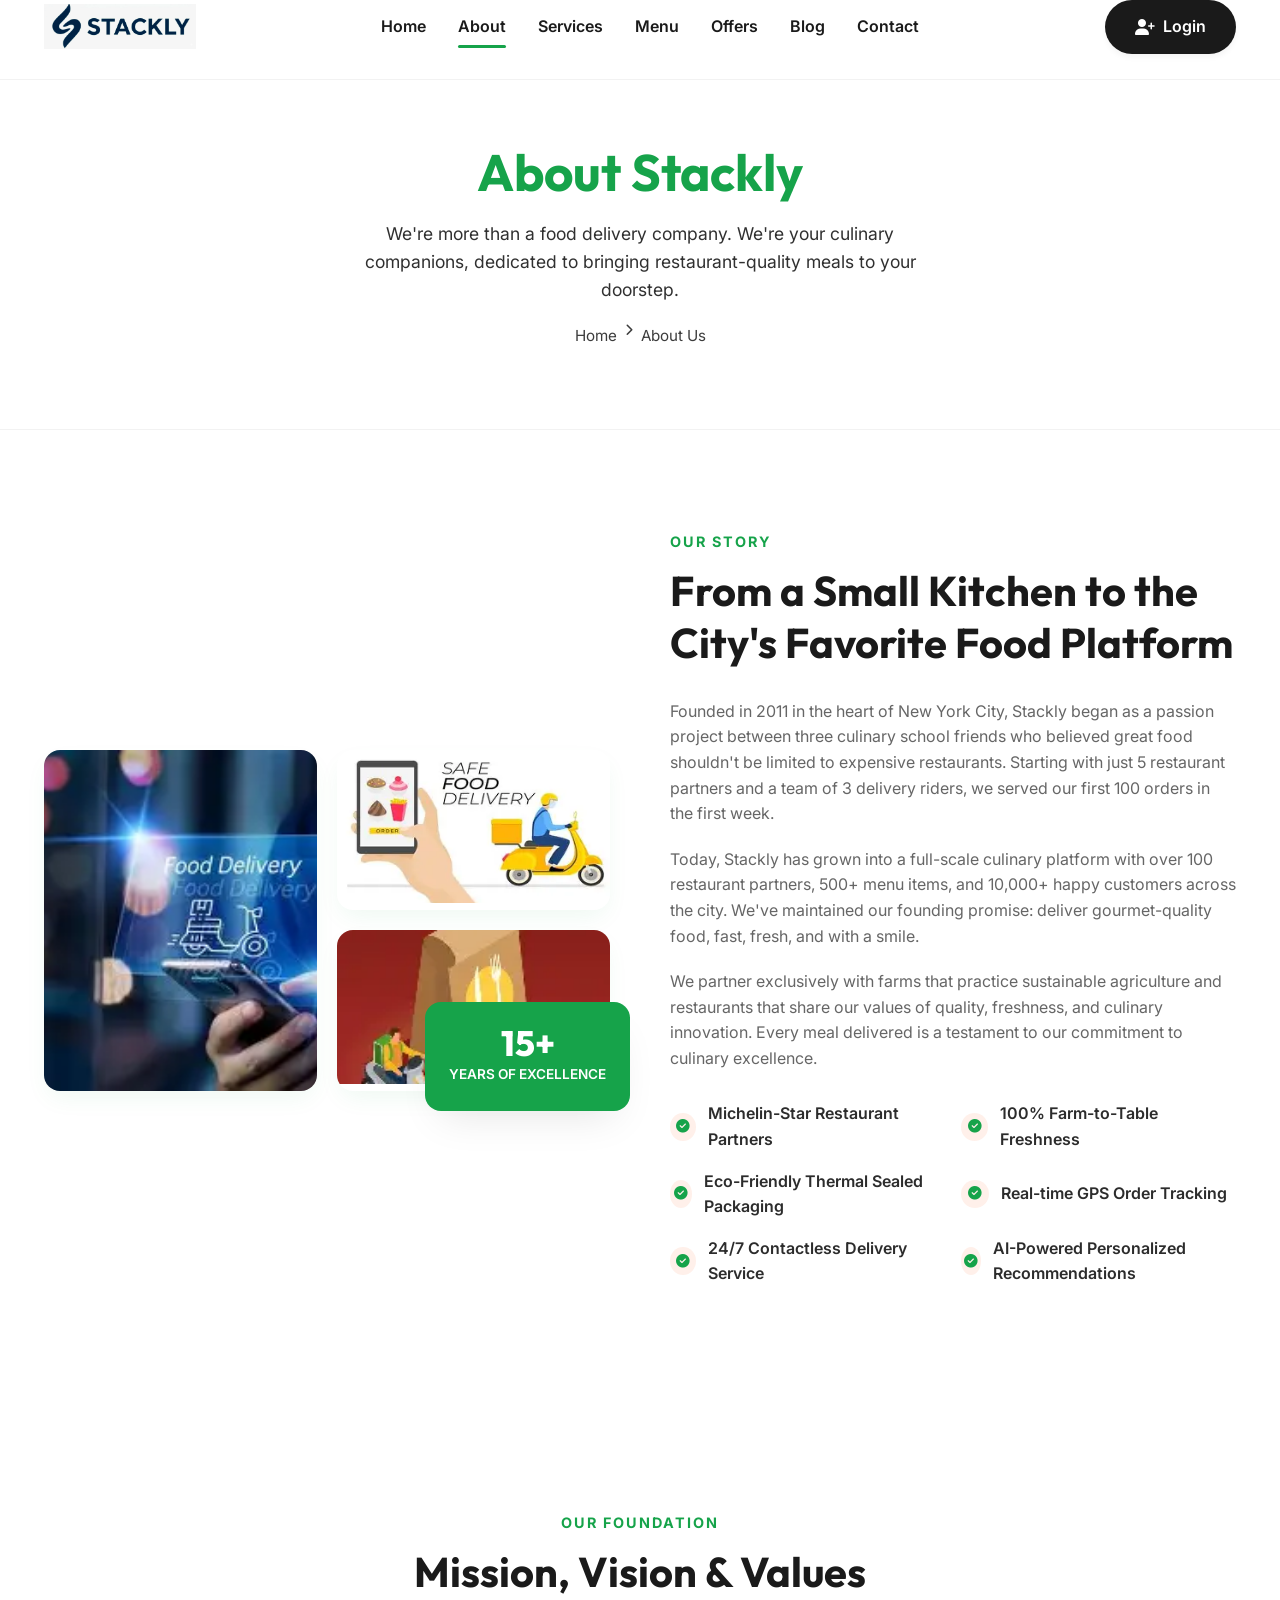
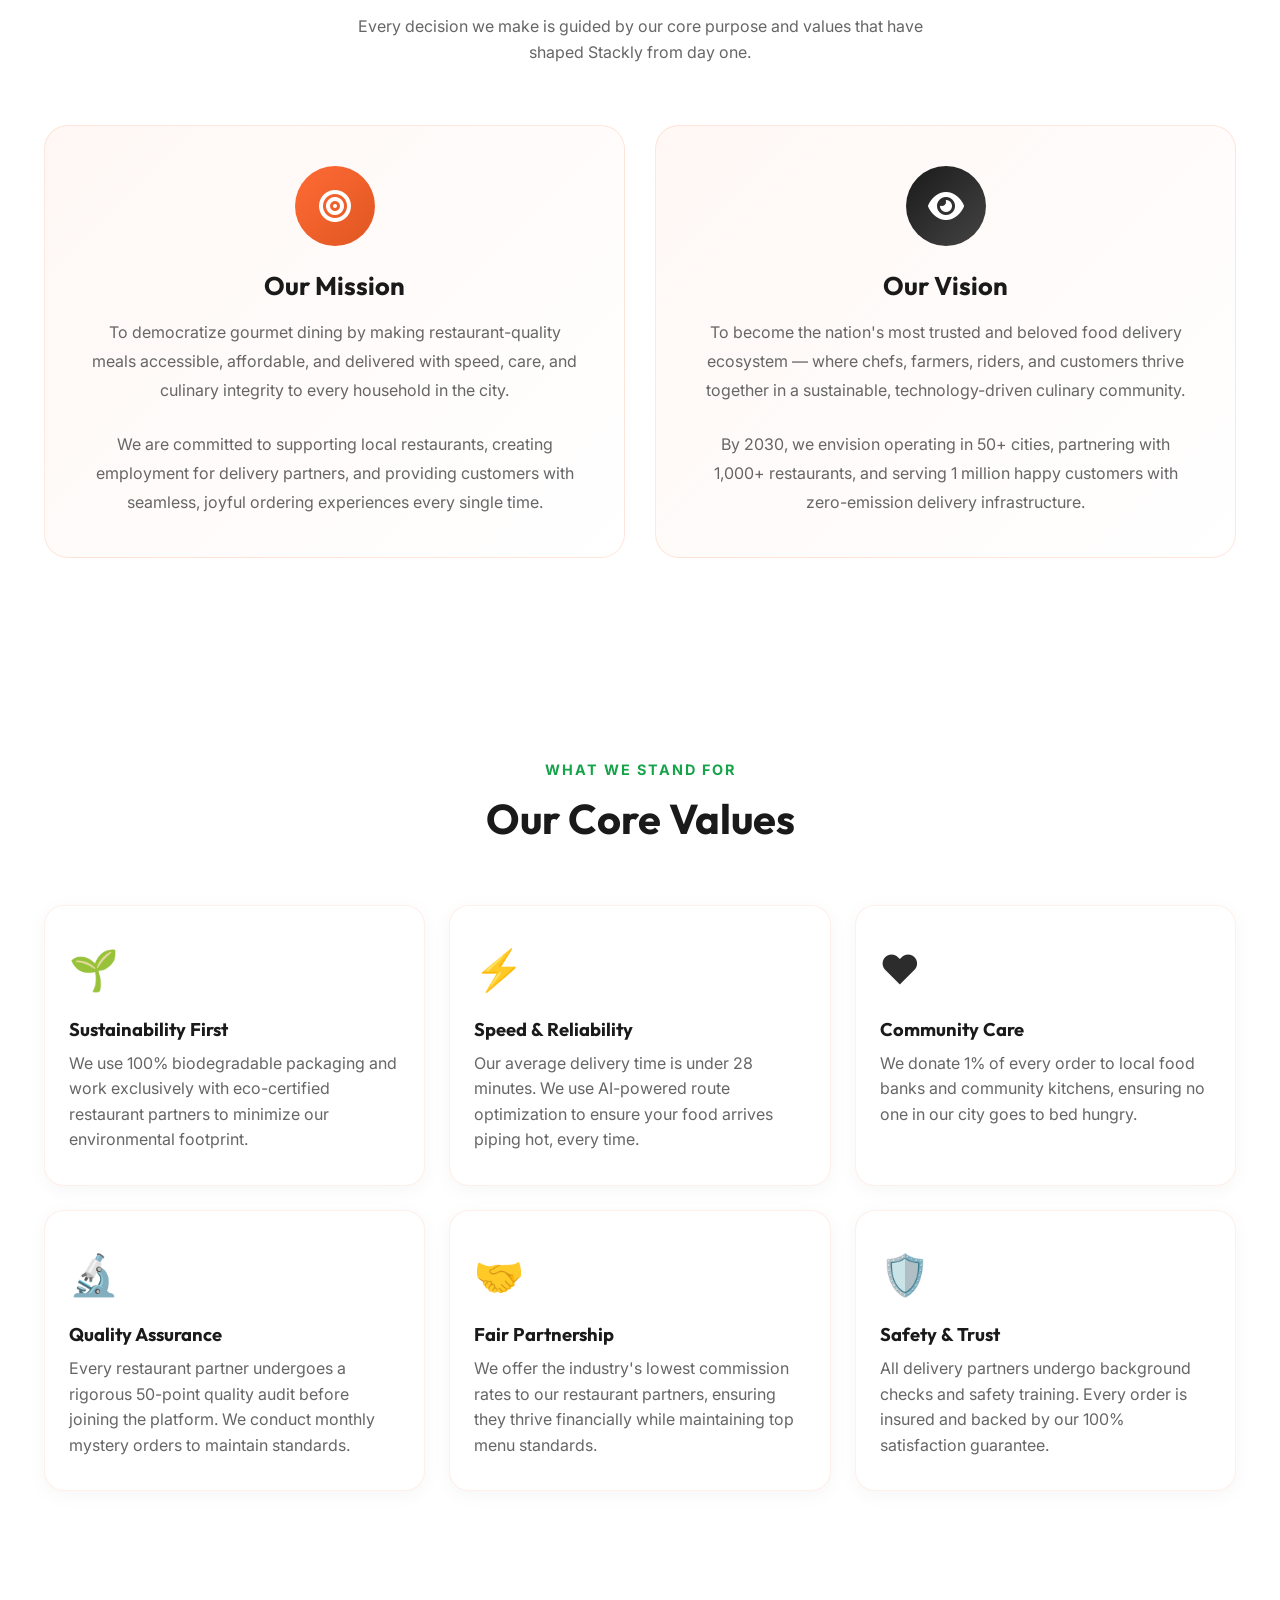
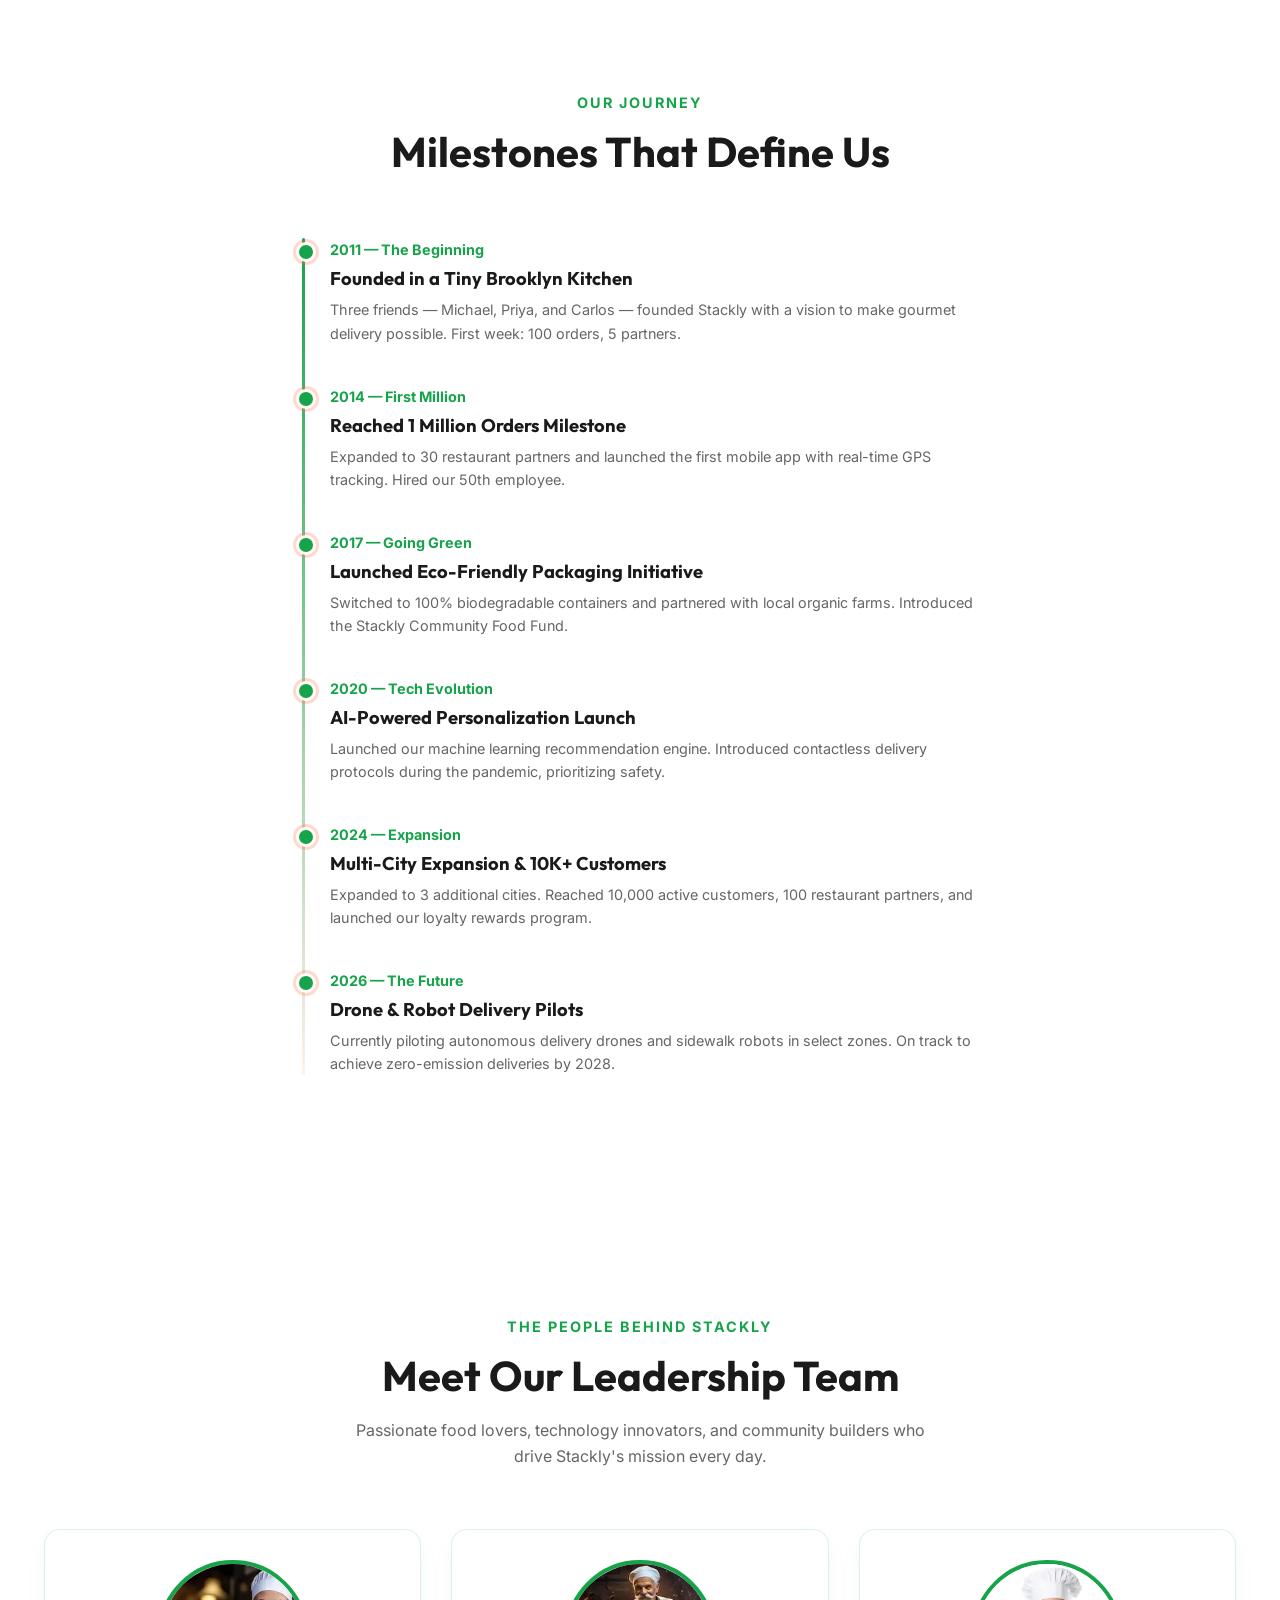
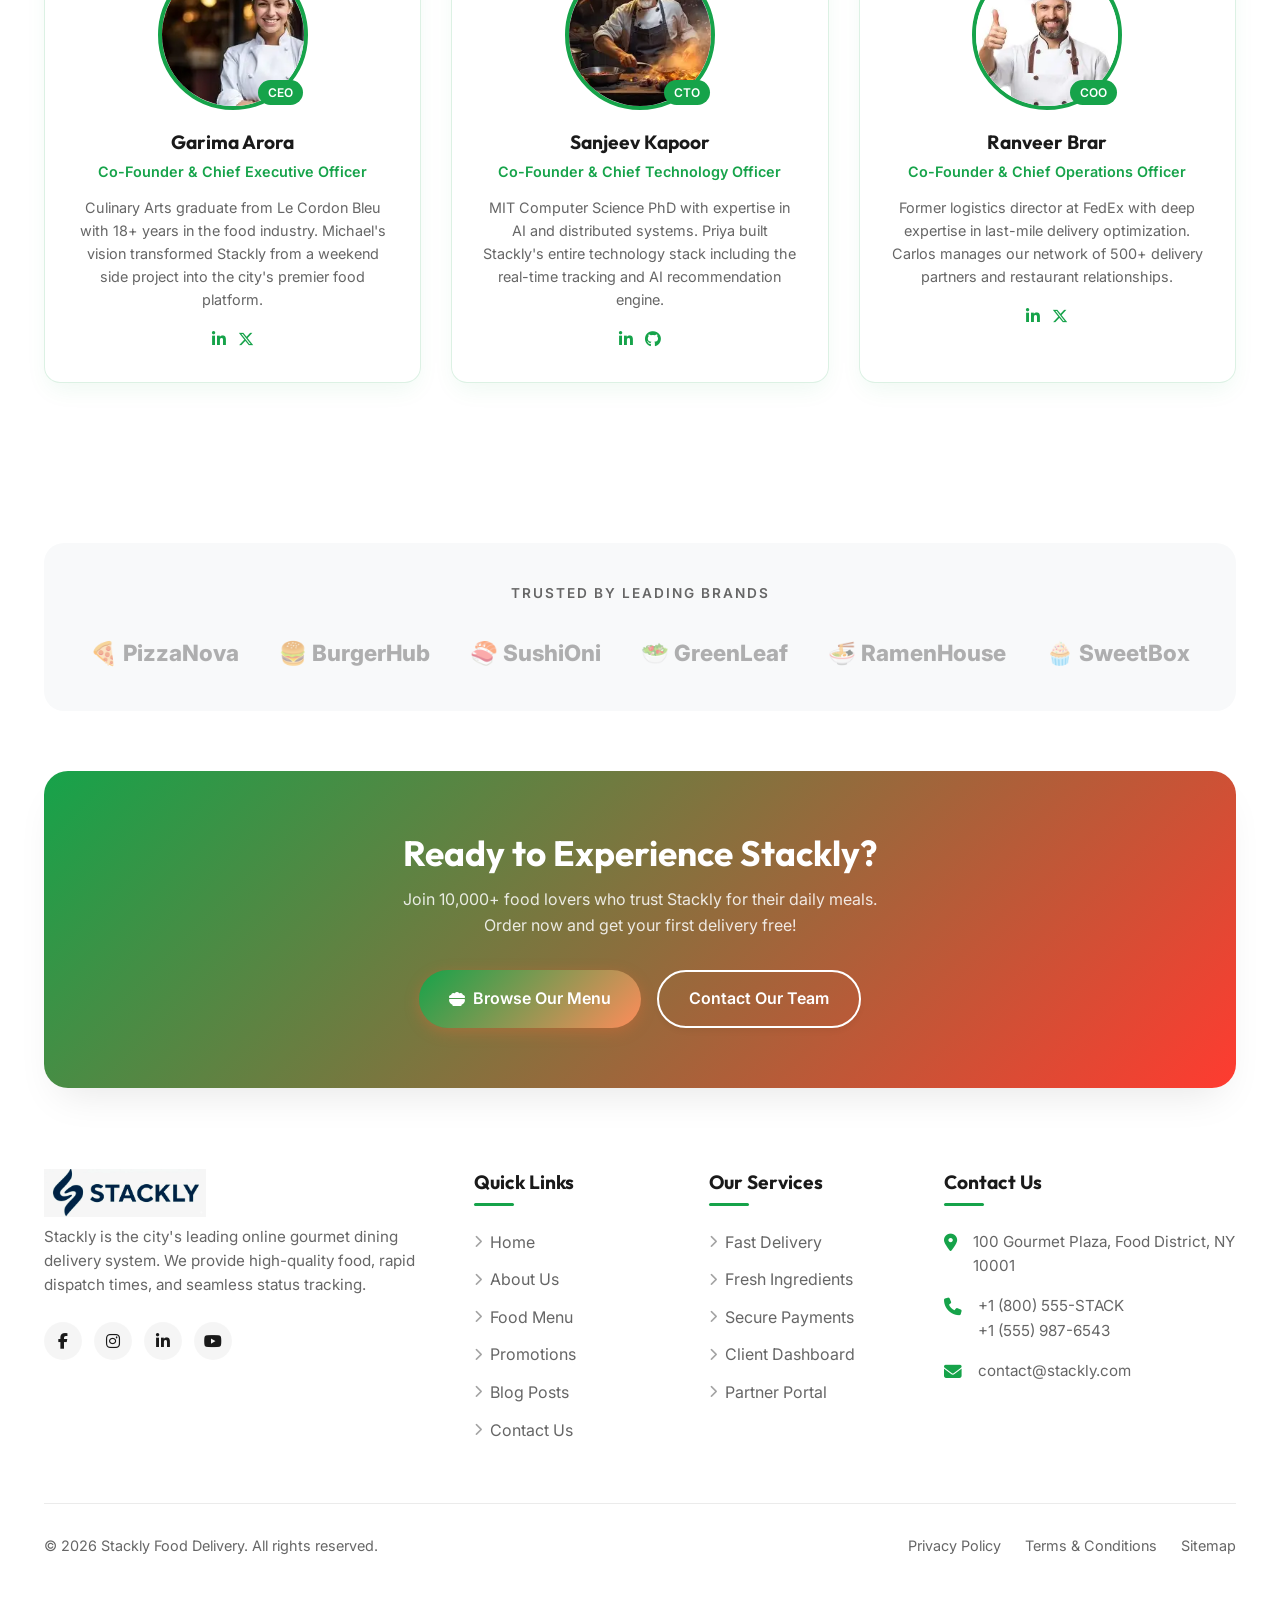
<file: about.html>
<!DOCTYPE html>
<html lang="en">
<head>
    <meta charset="UTF-8">
    <meta name="viewport" content="width=device-width, initial-scale=1.0">
    <meta name="description" content="Learn about Stackly - our story, mission, vision, team, and commitment to delivering premium food experiences to your door.">
    <title>Stackly | About Us - Our Story & Mission</title>
    <link rel="stylesheet" href="css/style.css">
    <link rel="stylesheet" href="https://cdnjs.cloudflare.com/ajax/libs/font-awesome/6.4.0/css/all.min.css">
    <style>
        /* Page Hero Banner */
        .page-hero {
            background: linear-gradient(135deg, #FF6B35 0%, #e05621 100%);
            padding: calc(var(--header-height) + 60px) 0 80px;
            text-align: center;
            color: #fff;
            position: relative;
            overflow: hidden;
        }
        .page-hero::before {
            content: '';
            position: absolute;
            width: 600px; height: 600px;
            border-radius: 50%;
            background: rgba(255,255,255,0.05);
            top: -200px; right: -100px;
        }
        .page-hero::after {
            content: '';
            position: absolute;
            width: 400px; height: 400px;
            border-radius: 50%;
            background: rgba(255,255,255,0.04);
            bottom: -150px; left: -80px;
        }
        .page-hero-title { font-size: 3.2rem; color: #fff; margin-bottom: 16px; }
        .page-hero-breadcrumb { display: flex; justify-content: center; gap: 8px; font-size: 0.95rem; opacity: 0.85; }
        .page-hero-breadcrumb a { color: #fff; }
        .page-hero-breadcrumb i { font-size: 0.75rem; }

        /* Mission Vision */
        .mv-grid { display: grid; grid-template-columns: 1fr 1fr; gap: 30px; margin-top: 60px; }
        .mv-card {
            background: linear-gradient(135deg, rgba(255,107,53,0.05) 0%, rgba(255,255,255,1) 100%);
            border: 1px solid rgba(255,107,53,0.15);
            border-radius: 24px;
            padding: 40px;
            text-align: center;
        }
        .mv-icon { width: 80px; height: 80px; background: linear-gradient(135deg, #FF6B35, #e05621); border-radius: 50%; display: flex; align-items: center; justify-content: center; margin: 0 auto 24px; font-size: 2rem; color: #fff; }
        .mv-title { font-size: 1.6rem; margin-bottom: 16px; }

        /* Team Section */
        .team-grid { display: grid; grid-template-columns: repeat(3, 1fr); gap: 30px; }
        .team-card { text-align: center; }
        .team-img-wrap { position: relative; width: 150px; height: 150px; margin: 0 auto 20px; }
        .team-img-wrap img { width: 100%; height: 100%; object-fit: cover; border-radius: 50%; border: 4px solid var(--primary); }
        .team-badge { position: absolute; bottom: 5px; right: 5px; background: var(--primary); color: #fff; font-size: 0.75rem; padding: 3px 10px; border-radius: 20px; font-weight: 600; }
        .team-name { font-size: 1.2rem; margin-bottom: 6px; }
        .team-role { color: var(--primary); font-weight: 600; font-size: 0.9rem; margin-bottom: 12px; }
        .team-bio { color: var(--text-muted); font-size: 0.9rem; line-height: 1.6; }

        /* Values Grid */
        .values-grid { display: grid; grid-template-columns: repeat(3, 1fr); gap: 24px; }
        .value-card { padding: 32px 24px; background: #fff; border: 1px solid rgba(255,107,53,0.1); border-radius: 20px; box-shadow: 0 4px 20px rgba(0,0,0,0.04); transition: all 0.3s ease; }
        .value-card:hover { transform: translateY(-6px); box-shadow: 0 15px 35px rgba(255,107,53,0.12); }
        .value-icon { font-size: 2.5rem; margin-bottom: 16px; }
        .value-title { font-size: 1.15rem; margin-bottom: 10px; }

        /* Timeline */
        .timeline { position: relative; padding-left: 40px; }
        .timeline::before { content: ''; position: absolute; left: 12px; top: 0; bottom: 0; width: 3px; background: linear-gradient(to bottom, var(--primary), rgba(255,107,53,0.1)); border-radius: 3px; }
        .timeline-item { position: relative; margin-bottom: 40px; }
        .timeline-dot { position: absolute; left: -34px; top: 4px; width: 20px; height: 20px; background: var(--primary); border-radius: 50%; border: 3px solid #fff; box-shadow: 0 0 0 3px rgba(255,107,53,0.25); }
        .timeline-year { color: var(--primary); font-weight: 700; font-size: 0.9rem; margin-bottom: 6px; }
        .timeline-title { font-size: 1.15rem; margin-bottom: 8px; }
        .timeline-desc { color: var(--text-muted); font-size: 0.9rem; }

        /* Partners Banner */
        .partners-strip { background: #F8F9FA; border-radius: 20px; padding: 40px; text-align: center; }
        .partners-logos { display: flex; justify-content: center; gap: 40px; align-items: center; flex-wrap: wrap; margin-top: 30px; }
        .partner-logo { font-size: 1.4rem; font-weight: 800; color: var(--text-muted); opacity: 0.5; transition: all 0.3s; }
        .partner-logo:hover { opacity: 1; color: var(--primary); }

        @media (max-width: 768px) {
            .mv-grid { grid-template-columns: 1fr; }
            .team-grid { grid-template-columns: 1fr 1fr; }
            .values-grid { grid-template-columns: 1fr; }
            .page-hero-title { font-size: 2.2rem; }
        }
        @media (max-width: 480px) {
            .team-grid { grid-template-columns: 1fr; }
        }
    </style>
</head>
<body>

    <!-- Preloader -->
    <div id="preloader">
        <div class="loader-content">
            <div style="display:flex; gap:18px; justify-content:center; align-items:center; margin-bottom:18px; font-size:2.4rem;">
                <i class="fa-solid fa-utensils" style="color:#FF6B35; animation: preloaderBounce 1.2s ease-in-out infinite;"></i>
                <i class="fa-solid fa-truck-fast" style="color:#1A1A1A; animation: preloaderBounce 1.2s ease-in-out 0.2s infinite;"></i>
                <i class="fa-solid fa-heart" style="color:#FF3B30; animation: preloaderBounce 1.2s ease-in-out 0.4s infinite;"></i>
            </div>
            <p style="font-family:'Outfit',sans-serif; font-size:1.1rem; font-weight:700; color:#1A1A1A; letter-spacing:0.5px; margin-bottom:20px;">Delivering Happiness to Your Doorstep</p>
            <div class="loader-spinner"></div>
        </div>
    </div>

    <!-- Header -->
    <header class="header" id="header">
        <div class="container">
            <a href="index.html" class="logo">
                <img src="logo.webp" alt="Stackly Logo" class="logo-img">
            </a>
            <nav class="nav-menu" id="nav-menu">
                <a href="index.html" class="nav-link">Home</a>
                <a href="about.html" class="nav-link active">About</a>
                <a href="services.html" class="nav-link">Services</a>
                <a href="menu.html" class="nav-link">Menu</a>
                <a href="offers.html" class="nav-link">Offers</a>
                <a href="blog.html" class="nav-link">Blog</a>
                <a href="contact.html" class="nav-link">Contact</a>
            </nav>
            <div class="nav-actions">
                <a href="login.html" class="btn btn-secondary"><i class="fa-solid fa-user-plus"></i> Login</a>
                <div class="nav-toggle" id="nav-toggle">
                    <span></span><span></span><span></span>
                </div>
            </div>
        </div>
    </header>

    <!-- Page Hero -->
    <section class="page-hero">
      
        <div class="container" style="position: relative; z-index: 2;">
            <h1 class="page-hero-title">About Stackly</h1>
            <p style="font-size: 1.1rem; opacity: 0.9; max-width: 600px; margin: 0 auto 20px;">We're more than a food delivery company. We're your culinary companions, dedicated to bringing restaurant-quality meals to your doorstep.</p>
            <div class="page-hero-breadcrumb">
                <a href="index.html">Home</a>
                <i class="fa-solid fa-chevron-right"></i>
                <span>About Us</span>
            </div>
        </div>
    </section>

    <main>

        <!-- Our Story -->
        <section class="section-padding" id="story">
            <div class="container">
                <div class="about-grid">
                    <div class="about-img-group reveal reveal-left">
                        <div class="about-img-box" style="grid-row: span 2;">
                            <img src="image/about.webp" alt="Crispy Fried Chicken" style="height: auto; aspect-ratio: 4/5; object-fit: cover; width: 100%;">
                        </div>
                        <div class="about-img-box">
                            <img src="image/about1.webp" alt="Grilled Salmon" style="height: auto; aspect-ratio: 16/9; object-fit: cover; width: 100%;">
                        </div>
                        <div class="about-img-box">
                            <img src="image/about 3.webp" alt="Vegan Margherita" style="height: auto; aspect-ratio: 16/9; object-fit: cover; width: 100%;">
                        </div>
                        <div class="about-experience">
                            <span class="years">15+</span>
                            <span class="text">Years of Excellence</span>
                        </div>
                    </div>

                    <div class="about-content reveal reveal-right">
                        <div class="section-header" style="text-align: left; margin-bottom: 30px;">
                            <span class="sub-title">Our Story</span>
                            <h2 class="title">From a Small Kitchen to the City's Favorite Food Platform</h2>
                        </div>
                        <p style="color: var(--text-muted); margin-bottom: 20px;">
                            Founded in 2011 in the heart of New York City, Stackly began as a passion project between three culinary school friends who believed great food shouldn't be limited to expensive restaurants. Starting with just 5 restaurant partners and a team of 3 delivery riders, we served our first 100 orders in the first week.
                        </p>
                        <p style="color: var(--text-muted); margin-bottom: 20px;">
                            Today, Stackly has grown into a full-scale culinary platform with over 100 restaurant partners, 500+ menu items, and 10,000+ happy customers across the city. We've maintained our founding promise: deliver gourmet-quality food, fast, fresh, and with a smile.
                        </p>
                        <p style="color: var(--text-muted); margin-bottom: 30px;">
                            We partner exclusively with farms that practice sustainable agriculture and restaurants that share our values of quality, freshness, and culinary innovation. Every meal delivered is a testament to our commitment to culinary excellence.
                        </p>
                        <div class="about-bullets">
                            <div class="about-bullet-item"><i class="fa-solid fa-circle-check"></i><span>Michelin-Star Restaurant Partners</span></div>
                            <div class="about-bullet-item"><i class="fa-solid fa-circle-check"></i><span>100% Farm-to-Table Freshness</span></div>
                            <div class="about-bullet-item"><i class="fa-solid fa-circle-check"></i><span>Eco-Friendly Thermal Sealed Packaging</span></div>
                            <div class="about-bullet-item"><i class="fa-solid fa-circle-check"></i><span>Real-time GPS Order Tracking</span></div>
                            <div class="about-bullet-item"><i class="fa-solid fa-circle-check"></i><span>24/7 Contactless Delivery Service</span></div>
                            <div class="about-bullet-item"><i class="fa-solid fa-circle-check"></i><span>AI-Powered Personalized Recommendations</span></div>
                        </div>
                    </div>
                </div>
            </div>
        </section>

        <!-- Mission & Vision -->
        <section class="section-padding" style="background: #F8F9FA;">
            <div class="container">
                <div class="section-header">
                    <span class="sub-title">Our Foundation</span>
                    <h2 class="title">Mission, Vision & Values</h2>
                    <p style="color: var(--text-muted);">Every decision we make is guided by our core purpose and values that have shaped Stackly from day one.</p>
                </div>
                <div class="mv-grid">
                    <div class="mv-card reveal reveal-left">
                        <div class="mv-icon"><i class="fa-solid fa-bullseye"></i></div>
                        <h3 class="mv-title">Our Mission</h3>
                        <p style="color: var(--text-muted); line-height: 1.8;">To democratize gourmet dining by making restaurant-quality meals accessible, affordable, and delivered with speed, care, and culinary integrity to every household in the city.</p>
                        <br>
                        <p style="color: var(--text-muted); line-height: 1.8;">We are committed to supporting local restaurants, creating employment for delivery partners, and providing customers with seamless, joyful ordering experiences every single time.</p>
                    </div>
                    <div class="mv-card reveal reveal-right">
                        <div class="mv-icon" style="background: linear-gradient(135deg, #1A1A1A, #444);"><i class="fa-solid fa-eye"></i></div>
                        <h3 class="mv-title">Our Vision</h3>
                        <p style="color: var(--text-muted); line-height: 1.8;">To become the nation's most trusted and beloved food delivery ecosystem — where chefs, farmers, riders, and customers thrive together in a sustainable, technology-driven culinary community.</p>
                        <br>
                        <p style="color: var(--text-muted); line-height: 1.8;">By 2030, we envision operating in 50+ cities, partnering with 1,000+ restaurants, and serving 1 million happy customers with zero-emission delivery infrastructure.</p>
                    </div>
                </div>
            </div>
        </section>

        <!-- Core Values -->
        <section class="section-padding">
            <div class="container">
                <div class="section-header">
                    <span class="sub-title">What We Stand For</span>
                    <h2 class="title">Our Core Values</h2>
                </div>
                <div class="values-grid">
                    <div class="value-card reveal">
                        <div class="value-icon">🌱</div>
                        <h3 class="value-title">Sustainability First</h3>
                        <p style="color: var(--text-muted);">We use 100% biodegradable packaging and work exclusively with eco-certified restaurant partners to minimize our environmental footprint.</p>
                    </div>
                    <div class="value-card reveal" style="transition-delay: 0.1s;">
                        <div class="value-icon">⚡</div>
                        <h3 class="value-title">Speed & Reliability</h3>
                        <p style="color: var(--text-muted);">Our average delivery time is under 28 minutes. We use AI-powered route optimization to ensure your food arrives piping hot, every time.</p>
                    </div>
                    <div class="value-card reveal" style="transition-delay: 0.2s;">
                        <div class="value-icon">❤️</div>
                        <h3 class="value-title">Community Care</h3>
                        <p style="color: var(--text-muted);">We donate 1% of every order to local food banks and community kitchens, ensuring no one in our city goes to bed hungry.</p>
                    </div>
                    <div class="value-card reveal" style="transition-delay: 0.3s;">
                        <div class="value-icon">🔬</div>
                        <h3 class="value-title">Quality Assurance</h3>
                        <p style="color: var(--text-muted);">Every restaurant partner undergoes a rigorous 50-point quality audit before joining the platform. We conduct monthly mystery orders to maintain standards.</p>
                    </div>
                    <div class="value-card reveal" style="transition-delay: 0.4s;">
                        <div class="value-icon">🤝</div>
                        <h3 class="value-title">Fair Partnership</h3>
                        <p style="color: var(--text-muted);">We offer the industry's lowest commission rates to our restaurant partners, ensuring they thrive financially while maintaining top menu standards.</p>
                    </div>
                    <div class="value-card reveal" style="transition-delay: 0.5s;">
                        <div class="value-icon">🛡️</div>
                        <h3 class="value-title">Safety & Trust</h3>
                        <p style="color: var(--text-muted);">All delivery partners undergo background checks and safety training. Every order is insured and backed by our 100% satisfaction guarantee.</p>
                    </div>
                </div>
            </div>
        </section>

        <!-- Our Journey Timeline -->
        <section class="section-padding" style="background: #F8F9FA;">
            <div class="container">
                <div class="section-header">
                    <span class="sub-title">Our Journey</span>
                    <h2 class="title">Milestones That Define Us</h2>
                </div>
                <div style="max-width: 700px; margin: 0 auto;">
                    <div class="timeline">
                        <div class="timeline-item reveal">
                            <div class="timeline-dot"></div>
                            <div class="timeline-year">2011 — The Beginning</div>
                            <h3 class="timeline-title">Founded in a Tiny Brooklyn Kitchen</h3>
                            <p class="timeline-desc">Three friends — Michael, Priya, and Carlos — founded Stackly with a vision to make gourmet delivery possible. First week: 100 orders, 5 partners.</p>
                        </div>
                        <div class="timeline-item reveal">
                            <div class="timeline-dot"></div>
                            <div class="timeline-year">2014 — First Million</div>
                            <h3 class="timeline-title">Reached 1 Million Orders Milestone</h3>
                            <p class="timeline-desc">Expanded to 30 restaurant partners and launched the first mobile app with real-time GPS tracking. Hired our 50th employee.</p>
                        </div>
                        <div class="timeline-item reveal">
                            <div class="timeline-dot"></div>
                            <div class="timeline-year">2017 — Going Green</div>
                            <h3 class="timeline-title">Launched Eco-Friendly Packaging Initiative</h3>
                            <p class="timeline-desc">Switched to 100% biodegradable containers and partnered with local organic farms. Introduced the Stackly Community Food Fund.</p>
                        </div>
                        <div class="timeline-item reveal">
                            <div class="timeline-dot"></div>
                            <div class="timeline-year">2020 — Tech Evolution</div>
                            <h3 class="timeline-title">AI-Powered Personalization Launch</h3>
                            <p class="timeline-desc">Launched our machine learning recommendation engine. Introduced contactless delivery protocols during the pandemic, prioritizing safety.</p>
                        </div>
                        <div class="timeline-item reveal">
                            <div class="timeline-dot"></div>
                            <div class="timeline-year">2024 — Expansion</div>
                            <h3 class="timeline-title">Multi-City Expansion & 10K+ Customers</h3>
                            <p class="timeline-desc">Expanded to 3 additional cities. Reached 10,000 active customers, 100 restaurant partners, and launched our loyalty rewards program.</p>
                        </div>
                        <div class="timeline-item reveal">
                            <div class="timeline-dot"></div>
                            <div class="timeline-year">2026 — The Future</div>
                            <h3 class="timeline-title">Drone & Robot Delivery Pilots</h3>
                            <p class="timeline-desc">Currently piloting autonomous delivery drones and sidewalk robots in select zones. On track to achieve zero-emission deliveries by 2028.</p>
                        </div>
                    </div>
                </div>
            </div>
        </section>

        <!-- Meet the Team -->
        <section class="section-padding">
            <div class="container">
                <div class="section-header">
                    <span class="sub-title">The People Behind Stackly</span>
                    <h2 class="title">Meet Our Leadership Team</h2>
                    <p style="color: var(--text-muted);">Passionate food lovers, technology innovators, and community builders who drive Stackly's mission every day.</p>
                </div>
                <div class="team-grid">
                    <div class="team-card glass-card reveal" style="padding: 30px;">
                        <div class="team-img-wrap">
                            <img src="image/chef1.webp" alt="Garima Arora - CEO">
                            <span class="team-badge">CEO</span>
                        </div>
                        <h3 class="team-name">Garima Arora</h3>
                        <p class="team-role">Co-Founder & Chief Executive Officer</p>
                        <p class="team-bio">Culinary Arts graduate from Le Cordon Bleu with 18+ years in the food industry. Michael's vision transformed Stackly from a weekend side project into the city's premier food platform.</p>
                        <div style="display: flex; justify-content: center; gap: 12px; margin-top: 16px;">
                            <a href="#" style="color: var(--primary);"><i class="fa-brands fa-linkedin-in"></i></a>
                            <a href="#" style="color: var(--primary);"><i class="fa-brands fa-x-twitter"></i></a>
                        </div>
                    </div>
                    <div class="team-card glass-card reveal" style="padding: 30px; transition-delay: 0.1s;">
                        <div class="team-img-wrap">
                            <img src="image/chef2.webp" alt="Sanjeev Kapoor - CTO">
                            <span class="team-badge">CTO</span>
                        </div>
                        <h3 class="team-name">Sanjeev Kapoor</h3>
                        <p class="team-role">Co-Founder & Chief Technology Officer</p>
                        <p class="team-bio">MIT Computer Science PhD with expertise in AI and distributed systems. Priya built Stackly's entire technology stack including the real-time tracking and AI recommendation engine.</p>
                        <div style="display: flex; justify-content: center; gap: 12px; margin-top: 16px;">
                            <a href="#" style="color: var(--primary);"><i class="fa-brands fa-linkedin-in"></i></a>
                            <a href="#" style="color: var(--primary);"><i class="fa-brands fa-github"></i></a>
                        </div>
                    </div>
                    <div class="team-card glass-card reveal" style="padding: 30px; transition-delay: 0.2s;">
                        <div class="team-img-wrap">
                            <img src="image/chef-3.webp" alt="Ranveer Brar - COO">
                            <span class="team-badge">COO</span>
                        </div>
                        <h3 class="team-name">Ranveer Brar</h3>
                        <p class="team-role">Co-Founder & Chief Operations Officer</p>
                        <p class="team-bio">Former logistics director at FedEx with deep expertise in last-mile delivery optimization. Carlos manages our network of 500+ delivery partners and restaurant relationships.</p>
                        <div style="display: flex; justify-content: center; gap: 12px; margin-top: 16px;">
                            <a href="#" style="color: var(--primary);"><i class="fa-brands fa-linkedin-in"></i></a>
                            <a href="#" style="color: var(--primary);"><i class="fa-brands fa-x-twitter"></i></a>
                        </div>
                    </div>
                </div>
            </div>
        </section>

        <!-- Partner Logos -->
        <section style="padding: 60px 0; background: #F8F9FA;">
            <div class="container">
                <div class="partners-strip">
                    <p style="color: var(--text-muted); font-weight: 600; text-transform: uppercase; letter-spacing: 2px; font-size: 0.85rem; margin-bottom: 10px;">Trusted By Leading Brands</p>
                    <div class="partners-logos">
                        <span class="partner-logo">🍕 PizzaNova</span>
                        <span class="partner-logo">🍔 BurgerHub</span>
                        <span class="partner-logo">🍣 SushiOni</span>
                        <span class="partner-logo">🥗 GreenLeaf</span>
                        <span class="partner-logo">🍜 RamenHouse</span>
                        <span class="partner-logo">🧁 SweetBox</span>
                    </div>
                </div>
            </div>
        </section>

        <!-- CTA Section -->
        <section class="newsletter-section">
            <div class="container">
                <div class="newsletter-box reveal reveal-zoom">
                    <h2 class="newsletter-title">Ready to Experience Stackly?</h2>
                    <p class="newsletter-desc">Join 10,000+ food lovers who trust Stackly for their daily meals. Order now and get your first delivery free!</p>
                    <div style="display: flex; gap: 16px; justify-content: center; flex-wrap: wrap;">
                        <a href="menu.html" class="btn btn-primary"><i class="fa-solid fa-bowl-food"></i> Browse Our Menu</a>
                        <a href="contact.html" class="btn btn-outline" style="border-color: #fff; color: #fff !important;">Contact Our Team</a>
                    </div>
                </div>
            </div>
        </section>

    </main>

    <!-- Footer -->
    <footer class="footer">
        <div class="container">
            <div class="footer-grid">
                <div class="footer-col">
                    <a href="index.html"><img src="logo.webp" alt="Stackly Logo" style="height:48px; width:auto; object-fit:contain; margin-bottom:8px;"></a>
                    <p class="footer-desc">Stackly is the city's leading online gourmet dining delivery system. We provide high-quality food, rapid dispatch times, and seamless status tracking.</p>
                    <div class="footer-socials">
                        <a href="404.html" class="social-icon"><i class="fa-brands fa-facebook-f"></i></a>
                        <a href="404.html" class="social-icon"><i class="fa-brands fa-instagram"></i></a>
                        <a href="404.html" class="social-icon"><i class="fa-brands fa-linkedin-in"></i></a>
                        <a href="404.html" class="social-icon"><i class="fa-brands fa-youtube"></i></a>
                    </div>
                </div>
                <div class="footer-col">
                    <h4>Quick Links</h4>
                    <div class="footer-links">
                        <a href="index.html"><i class="fa-solid fa-chevron-right"></i> Home</a>
                        <a href="about.html"><i class="fa-solid fa-chevron-right"></i> About Us</a>
                        <a href="menu.html"><i class="fa-solid fa-chevron-right"></i> Food Menu</a>
                        <a href="offers.html"><i class="fa-solid fa-chevron-right"></i> Promotions</a>
                        <a href="blog.html"><i class="fa-solid fa-chevron-right"></i> Blog Posts</a>
                        <a href="contact.html"><i class="fa-solid fa-chevron-right"></i> Contact Us</a>
                    </div>
                </div>
                <div class="footer-col">
                    <h4>Our Services</h4>
                    <div class="footer-links">
                        <a href="services.html"><i class="fa-solid fa-chevron-right"></i> Fast Delivery</a>
                        <a href="services.html"><i class="fa-solid fa-chevron-right"></i> Fresh Ingredients</a>
                        <a href="services.html"><i class="fa-solid fa-chevron-right"></i> Secure Payments</a>
                        <a href="login.html"><i class="fa-solid fa-chevron-right"></i> Client Dashboard</a>
                        <a href="admin-dashboard.html"><i class="fa-solid fa-chevron-right"></i> Partner Portal</a>
                    </div>
                </div>
                <div class="footer-col">
                    <h4>Contact Us</h4>
                    <div class="footer-contact-item"><i class="fa-solid fa-location-dot"></i><p>100 Gourmet Plaza, Food District, NY 10001</p></div>
                    <div class="footer-contact-item"><i class="fa-solid fa-phone"></i><p>+1 (800) 555-STACK<br>+1 (555) 987-6543</p></div>
                    <div class="footer-contact-item"><i class="fa-solid fa-envelope"></i><p>contact@stackly.com</p></div>
                </div>
            </div>
            <div class="footer-bottom">
                <p>&copy; <span class="current-year">2026</span> Stackly Food Delivery. All rights reserved.</p>
                <div class="footer-bottom-links">
                    <a href="404.html">Privacy Policy</a>
                    <a href="404.html">Terms &amp; Conditions</a>
                    <a href="404.html">Sitemap</a>
                </div>
            </div>
        </div>
    </footer>

    <button id="scroll-to-top" aria-label="Scroll to top"><i class="fa-solid fa-arrow-up"></i></button>
    <script src="https://cdnjs.cloudflare.com/ajax/libs/gsap/3.12.2/gsap.min.js"></script>
    <script src="js/main.js"></script>
</body>
</html>
</file>
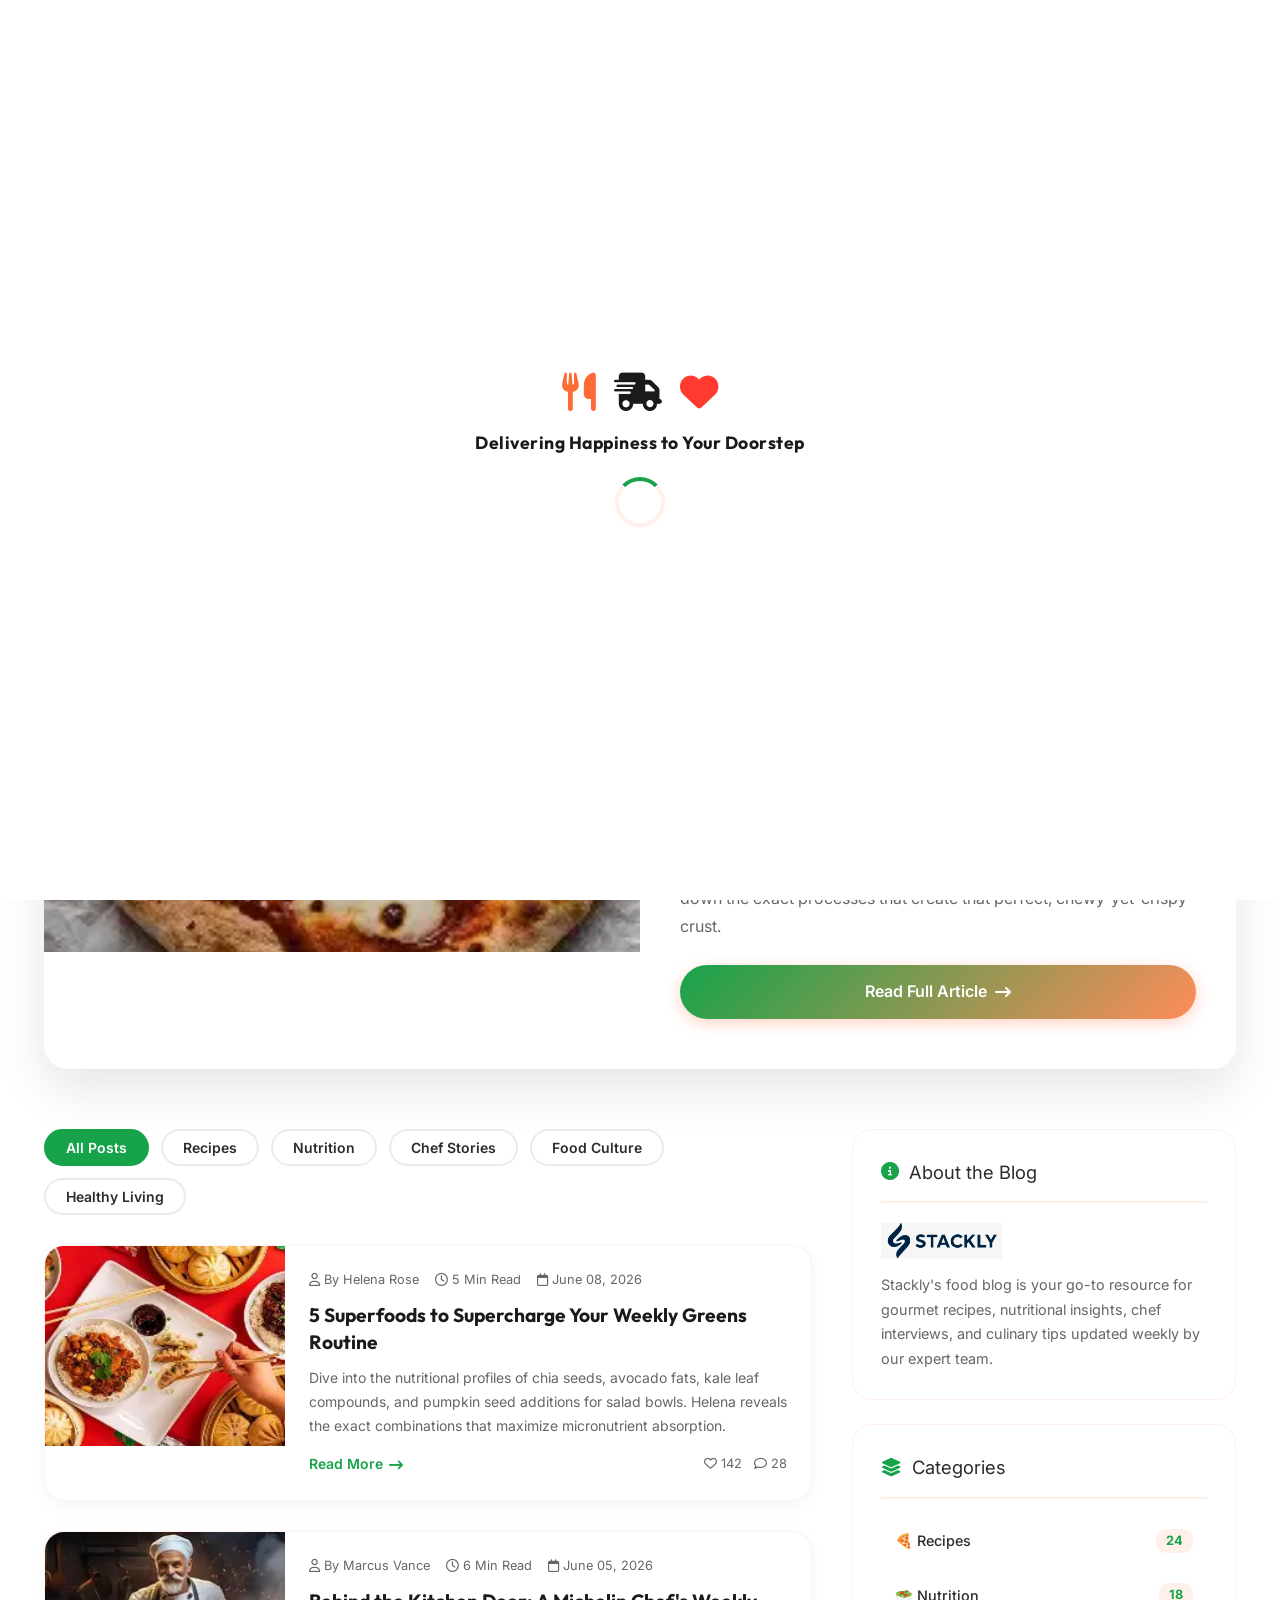
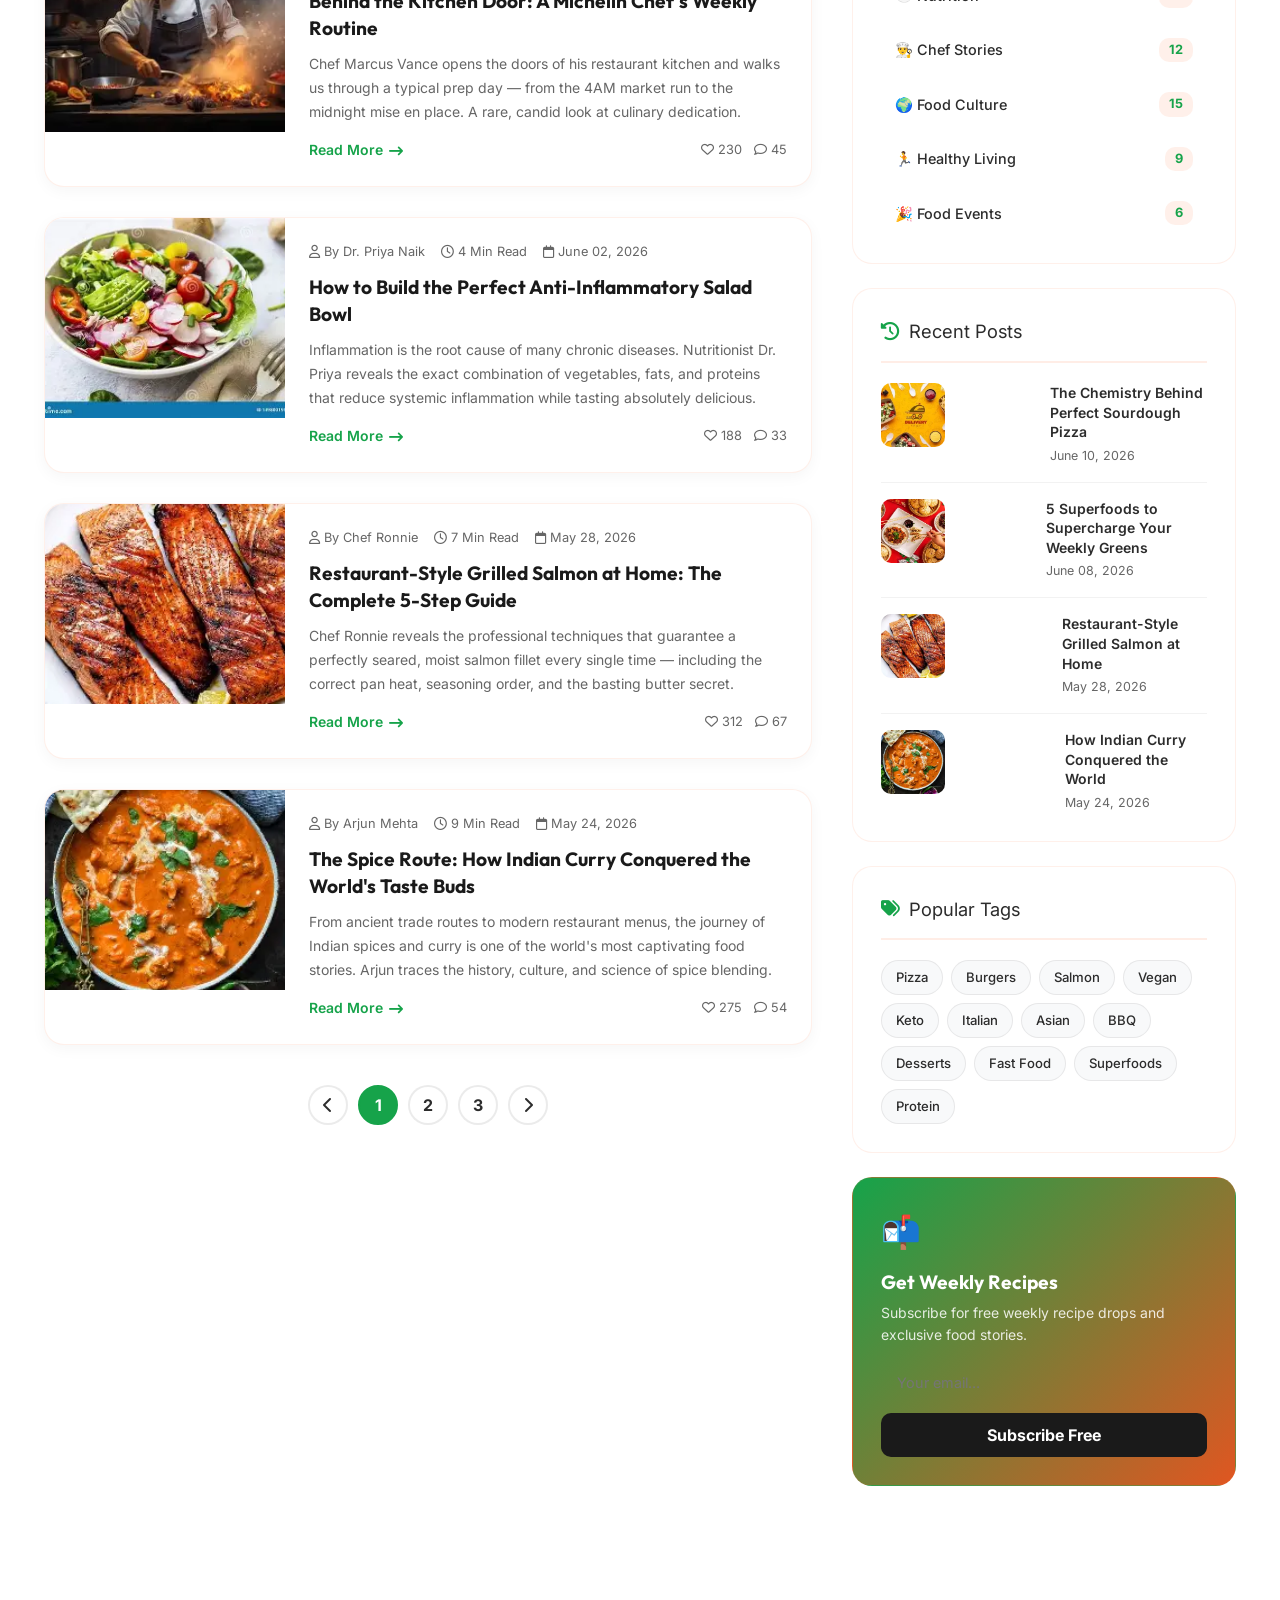
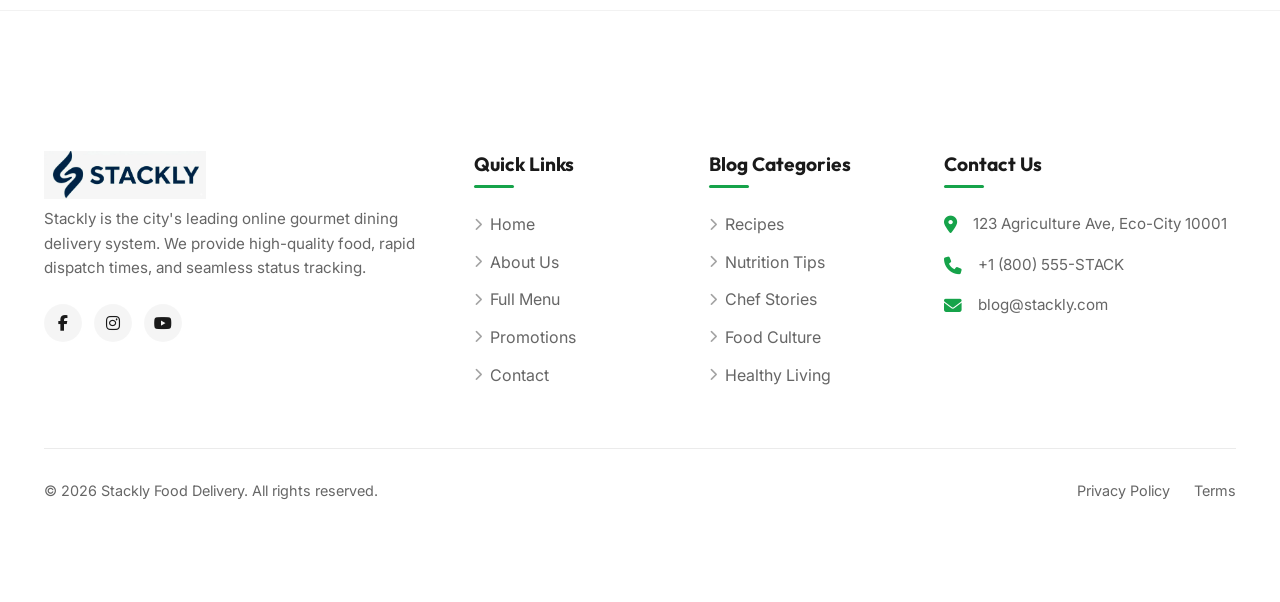
<file: blog.html>
<!DOCTYPE html>
<html lang="en">
<head>
    <meta charset="UTF-8">
    <meta name="viewport" content="width=device-width, initial-scale=1.0">
    <meta name="description" content="Stackly Food Blog - recipes, cooking tips, nutrition guides, chef stories, and food culture articles from our expert culinary team.">
    <title>Stackly | Blog - Food Stories, Recipes & Tips</title>
    <link rel="stylesheet" href="css/style.css">
    <link rel="stylesheet" href="https://cdnjs.cloudflare.com/ajax/libs/font-awesome/6.4.0/css/all.min.css">
    <style>
        .page-hero { background: linear-gradient(135deg, #1A1A1A 0%, #2d2d2d 100%); padding: calc(var(--header-height) + 60px) 0 80px; text-align: center; color: #fff; position: relative; overflow: hidden; }
        .page-hero::before { content: '✍️'; position: absolute; font-size: 300px; opacity: 0.03; top: -80px; left: -60px; pointer-events: none; }
        .page-hero-title { font-size: 3.2rem; color: #fff; margin-bottom: 16px; }
        .page-hero-breadcrumb { display: flex; justify-content: center; gap: 8px; font-size: 0.95rem; opacity: 0.75; }
        .page-hero-breadcrumb a { color: #fff; }

        /* Featured Article */
        .featured-blog { display: grid; grid-template-columns: 1fr 1fr; gap: 0; border-radius: 24px; overflow: hidden; box-shadow: 0 20px 50px rgba(0,0,0,0.1); }
        .featured-blog-img { position: relative; height: 450px; }
        .featured-blog-img img { width: 100%; height: 100%; object-fit: cover; }
        .featured-blog-img::after { content: ''; position: absolute; inset: 0; background: linear-gradient(to right, rgba(0,0,0,0.2), transparent); }
        .featured-blog-content { background: #fff; padding: 50px 40px; display: flex; flex-direction: column; justify-content: center; }
        .featured-label { color: var(--primary); font-weight: 700; text-transform: uppercase; letter-spacing: 2px; font-size: 0.85rem; margin-bottom: 16px; display: flex; align-items: center; gap: 8px; }
        .featured-label::before { content: ''; display: block; width: 30px; height: 3px; background: var(--primary); border-radius: 2px; }
        .featured-title { font-size: 1.9rem; margin-bottom: 16px; line-height: 1.35; }
        .featured-excerpt { color: var(--text-muted); line-height: 1.8; margin-bottom: 24px; }
        .featured-meta { display: flex; align-items: center; gap: 20px; color: var(--text-muted); font-size: 0.875rem; margin-bottom: 24px; }
        .author-mini { display: flex; align-items: center; gap: 8px; }
        .author-mini img { width: 36px; height: 36px; border-radius: 50%; object-fit: cover; }

        /* Blog Grid */
        .blog-main-grid { display: grid; grid-template-columns: 2fr 1fr; gap: 40px; }
        .blog-articles-grid { display: grid; gap: 30px; }
        .blog-full-card { background: #fff; border: 1px solid rgba(255,107,53,0.1); border-radius: 20px; overflow: hidden; box-shadow: 0 4px 15px rgba(0,0,0,0.04); transition: all 0.4s ease; display: grid; grid-template-columns: 240px 1fr; }
        .blog-full-card:hover { transform: translateY(-4px); box-shadow: 0 15px 35px rgba(255,107,53,0.1); }
        .blog-card-img { position: relative; height: 200px; }
        .blog-card-img img { width: 100%; height: 100%; object-fit: cover; }
        .blog-cat-tag { position: absolute; top: 16px; left: 16px; background: var(--primary); color: #fff; font-size: 0.75rem; font-weight: 700; padding: 4px 12px; border-radius: 20px; }
        .blog-card-content { padding: 24px; }
        .blog-card-meta { display: flex; gap: 16px; color: var(--text-muted); font-size: 0.8rem; margin-bottom: 12px; }
        .blog-card-title { font-size: 1.2rem; margin-bottom: 10px; line-height: 1.4; }
        .blog-card-title a { color: var(--secondary); }
        .blog-card-title a:hover { color: var(--primary); }
        .blog-card-excerpt { color: var(--text-muted); font-size: 0.875rem; line-height: 1.7; margin-bottom: 16px; }
        .blog-card-footer { display: flex; align-items: center; justify-content: space-between; }
        .read-more-link { color: var(--primary); font-weight: 600; font-size: 0.875rem; display: flex; align-items: center; gap: 6px; }
        .read-more-link:hover { gap: 10px; }

        /* Sidebar */
        .blog-sidebar { position: sticky; top: calc(var(--header-height) + 20px); }
        .sidebar-widget { background: #fff; border: 1px solid rgba(255,107,53,0.1); border-radius: 20px; padding: 28px; margin-bottom: 24px; }
        .widget-title { font-size: 1.15rem; margin-bottom: 20px; padding-bottom: 14px; border-bottom: 2px solid rgba(255,107,53,0.12); display: flex; align-items: center; gap: 10px; }
        .widget-title i { color: var(--primary); }
        .category-list { display: flex; flex-direction: column; gap: 10px; }
        .cat-link { display: flex; justify-content: space-between; align-items: center; padding: 10px 14px; border-radius: 10px; color: var(--text-main); font-weight: 500; font-size: 0.9rem; transition: all 0.2s; }
        .cat-link:hover { background: rgba(255,107,53,0.08); color: var(--primary); }
        .cat-count { background: rgba(255,107,53,0.1); color: var(--primary); font-size: 0.8rem; font-weight: 700; padding: 2px 10px; border-radius: 10px; }
        .recent-post { display: flex; gap: 14px; align-items: flex-start; padding-bottom: 16px; border-bottom: 1px solid rgba(0,0,0,0.05); margin-bottom: 16px; }
        .recent-post:last-child { border-bottom: none; margin-bottom: 0; padding-bottom: 0; }
        .recent-post img { width: 64px; height: 64px; object-fit: cover; border-radius: 10px; flex-shrink: 0; }
        .recent-post-title { font-size: 0.875rem; font-weight: 600; line-height: 1.4; margin-bottom: 4px; }
        .recent-post-date { font-size: 0.78rem; color: var(--text-muted); }
        .tag-cloud { display: flex; flex-wrap: wrap; gap: 8px; }
        .tag-pill { background: #F8F9FA; border: 1px solid rgba(0,0,0,0.07); color: var(--text-main); font-size: 0.82rem; padding: 6px 14px; border-radius: 20px; font-weight: 500; cursor: pointer; transition: all 0.2s; }
        .tag-pill:hover { background: var(--primary); color: #fff; border-color: var(--primary); }

        /* Category section filter */
        .blog-cats-strip { display: flex; gap: 12px; flex-wrap: wrap; margin-bottom: 30px; }
        .blog-cat-pill { padding: 8px 20px; border-radius: 50px; border: 2px solid rgba(0,0,0,0.08); font-weight: 600; font-size: 0.875rem; cursor: pointer; transition: all 0.3s; background: #fff; }
        .blog-cat-pill:hover, .blog-cat-pill.active { background: var(--primary); color: #fff; border-color: var(--primary); }

        @media (max-width: 992px) { .blog-main-grid { grid-template-columns: 1fr; } .blog-sidebar { position: static; } .featured-blog { grid-template-columns: 1fr; } .featured-blog-img { height: 300px; } }
        @media (max-width: 768px) { .blog-full-card { grid-template-columns: 1fr; } .blog-card-img { height: 200px; } .page-hero-title { font-size: 2.2rem; } }
    </style>
</head>
<body>

    <!-- Preloader -->
    <div id="preloader">
        <div class="loader-content">
            <div style="display:flex; gap:18px; justify-content:center; align-items:center; margin-bottom:18px; font-size:2.4rem;">
                <i class="fa-solid fa-utensils" style="color:#FF6B35; animation: preloaderBounce 1.2s ease-in-out infinite;"></i>
                <i class="fa-solid fa-truck-fast" style="color:#1A1A1A; animation: preloaderBounce 1.2s ease-in-out 0.2s infinite;"></i>
                <i class="fa-solid fa-heart" style="color:#FF3B30; animation: preloaderBounce 1.2s ease-in-out 0.4s infinite;"></i>
            </div>
            <p style="font-family:'Outfit',sans-serif; font-size:1.1rem; font-weight:700; color:#1A1A1A; letter-spacing:0.5px; margin-bottom:20px;">Delivering Happiness to Your Doorstep</p>
            <div class="loader-spinner"></div>
        </div>
    </div>

    <!-- Header -->
    <header class="header" id="header">
        <div class="container">
            <a href="index.html" class="logo"><img src="logo.webp" alt="Stackly Logo" class="logo-img"></a>
            <nav class="nav-menu" id="nav-menu">
                <a href="index.html" class="nav-link">Home</a>
                <a href="about.html" class="nav-link">About</a>
                <a href="services.html" class="nav-link">Services</a>
                <a href="menu.html" class="nav-link">Menu</a>
                <a href="offers.html" class="nav-link">Offers</a>
                <a href="blog.html" class="nav-link active">Blog</a>
                <a href="contact.html" class="nav-link">Contact</a>
            </nav>
            <div class="nav-actions">
                <a href="login.html" class="btn btn-secondary"><i class="fa-solid fa-user-plus"></i> Login</a>
                <div class="nav-toggle" id="nav-toggle"><span></span><span></span><span></span></div>
            </div>
        </div>
    </header>

    <!-- Page Hero -->
    <section class="page-hero">
        <div class="container" style="position: relative; z-index: 2;">
            <h1 class="page-hero-title">Food Chronicles</h1>
            <p style="font-size: 1.1rem; opacity: 0.85; max-width: 600px; margin: 0 auto 20px;">Stories, recipes, nutrition tips, and culinary adventures from our team of passionate food experts and Michelin-trained chefs.</p>
            <div class="page-hero-breadcrumb">
                <a href="index.html">Home</a><i class="fa-solid fa-chevron-right"></i><span>Blog</span>
            </div>
        </div>
    </section>

    <main class="section-padding">
        <div class="container">

            <!-- Featured Post -->
            <div style="margin-bottom: 60px;">
                <div class="featured-blog reveal">
                    <div class="featured-blog-img">
                        <img src="image/sourdough pizza dough.webp" alt="The Art of Perfect Sourdough Pizza">
                    </div>
                    <div class="featured-blog-content">
                        <div class="featured-label">✨ Featured Article</div>
                        <h2 class="featured-title">The Chemistry Behind Perfect Sourdough Pizza Dough — A Chef's Deep Dive</h2>
                        <div class="featured-meta">
                            <div class="author-mini">
                                <img src="image/chef1.webp" alt="Chef Ronnie">
                                <span>By <strong>Chef Ronnie</strong></span>
                            </div>
                            <span><i class="fa-regular fa-clock"></i> 8 Min Read</span>
                            <span><i class="fa-regular fa-calendar"></i> June 10, 2026</span>
                        </div>
                        <p class="featured-excerpt">Understanding the science of yeast fermentation, water hydration ratios, and temperature control transforms pizza making from guesswork into an art form. In this deep-dive, Chef Ronnie breaks down the exact processes that create that perfect, chewy-yet-crispy crust.</p>
                        <a href="#" class="btn btn-primary">Read Full Article <i class="fa-solid fa-arrow-right-long"></i></a>
                    </div>
                </div>
            </div>

            <!-- Main Blog Grid -->
            <div class="blog-main-grid">
                <!-- Articles Column -->
                <div>
                    <div class="blog-cats-strip">
                        <button class="blog-cat-pill active">All Posts</button>
                        <button class="blog-cat-pill">Recipes</button>
                        <button class="blog-cat-pill">Nutrition</button>
                        <button class="blog-cat-pill">Chef Stories</button>
                        <button class="blog-cat-pill">Food Culture</button>
                        <button class="blog-cat-pill">Healthy Living</button>
                    </div>

                    <div class="blog-articles-grid">
                        <!-- Article 1 -->
                        <div class="blog-full-card reveal">
                            <div class="blog-card-img">
                                <span class="blog-cat-tag">Nutrition</span>
                                <img src="image/1b.webp" alt="5 Superfoods to Supercharge Your Greens">
                            </div>
                            <div class="blog-card-content">
                                <div class="blog-card-meta">
                                    <span><i class="fa-regular fa-user"></i> By Helena Rose</span>
                                    <span><i class="fa-regular fa-clock"></i> 5 Min Read</span>
                                    <span><i class="fa-regular fa-calendar"></i> June 08, 2026</span>
                                </div>
                                <h3 class="blog-card-title"><a href="#">5 Superfoods to Supercharge Your Weekly Greens Routine</a></h3>
                                <p class="blog-card-excerpt">Dive into the nutritional profiles of chia seeds, avocado fats, kale leaf compounds, and pumpkin seed additions for salad bowls. Helena reveals the exact combinations that maximize micronutrient absorption.</p>
                                <div class="blog-card-footer">
                                    <a href="#" class="read-more-link">Read More <i class="fa-solid fa-arrow-right-long"></i></a>
                                    <div style="display: flex; gap: 12px; color: var(--text-muted); font-size: 0.8rem;">
                                        <span><i class="fa-regular fa-heart"></i> 142</span>
                                        <span><i class="fa-regular fa-comment"></i> 28</span>
                                    </div>
                                </div>
                            </div>
                        </div>

                        <!-- Article 2 -->
                        <div class="blog-full-card reveal">
                            <div class="blog-card-img">
                                <span class="blog-cat-tag" style="background: #007AFF;">Chef Stories</span>
                                <img src="image/chef2.webp" alt="Behind the Kitchen Door">
                            </div>
                            <div class="blog-card-content">
                                <div class="blog-card-meta">
                                    <span><i class="fa-regular fa-user"></i> By Marcus Vance</span>
                                    <span><i class="fa-regular fa-clock"></i> 6 Min Read</span>
                                    <span><i class="fa-regular fa-calendar"></i> June 05, 2026</span>
                                </div>
                                <h3 class="blog-card-title"><a href="#">Behind the Kitchen Door: A Michelin Chef's Weekly Routine</a></h3>
                                <p class="blog-card-excerpt">Chef Marcus Vance opens the doors of his restaurant kitchen and walks us through a typical prep day — from the 4AM market run to the midnight mise en place. A rare, candid look at culinary dedication.</p>
                                <div class="blog-card-footer">
                                    <a href="#" class="read-more-link">Read More <i class="fa-solid fa-arrow-right-long"></i></a>
                                    <div style="display: flex; gap: 12px; color: var(--text-muted); font-size: 0.8rem;">
                                        <span><i class="fa-regular fa-heart"></i> 230</span>
                                        <span><i class="fa-regular fa-comment"></i> 45</span>
                                    </div>
                                </div>
                            </div>
                        </div>

                        <!-- Article 3 -->
                        <div class="blog-full-card reveal">
                            <div class="blog-card-img">
                                <span class="blog-cat-tag" style="background: #4CD964; color: #1A1A1A;">Healthy Living</span>
                                <img src="image/Veggie-Salad-Bowl.webp" alt="Build Your Perfect Salad">
                            </div>
                            <div class="blog-card-content">
                                <div class="blog-card-meta">
                                    <span><i class="fa-regular fa-user"></i> By Dr. Priya Naik</span>
                                    <span><i class="fa-regular fa-clock"></i> 4 Min Read</span>
                                    <span><i class="fa-regular fa-calendar"></i> June 02, 2026</span>
                                </div>
                                <h3 class="blog-card-title"><a href="#">How to Build the Perfect Anti-Inflammatory Salad Bowl</a></h3>
                                <p class="blog-card-excerpt">Inflammation is the root cause of many chronic diseases. Nutritionist Dr. Priya reveals the exact combination of vegetables, fats, and proteins that reduce systemic inflammation while tasting absolutely delicious.</p>
                                <div class="blog-card-footer">
                                    <a href="#" class="read-more-link">Read More <i class="fa-solid fa-arrow-right-long"></i></a>
                                    <div style="display: flex; gap: 12px; color: var(--text-muted); font-size: 0.8rem;">
                                        <span><i class="fa-regular fa-heart"></i> 188</span>
                                        <span><i class="fa-regular fa-comment"></i> 33</span>
                                    </div>
                                </div>
                            </div>
                        </div>

                        <!-- Article 4 -->
                        <div class="blog-full-card reveal">
                            <div class="blog-card-img">
                                <span class="blog-cat-tag" style="background: #AF52DE;">Recipes</span>
                                <img src="image/Grilled-Salmon.webp" alt="Perfectly Grilled Salmon">
                            </div>
                            <div class="blog-card-content">
                                <div class="blog-card-meta">
                                    <span><i class="fa-regular fa-user"></i> By Chef Ronnie</span>
                                    <span><i class="fa-regular fa-clock"></i> 7 Min Read</span>
                                    <span><i class="fa-regular fa-calendar"></i> May 28, 2026</span>
                                </div>
                                <h3 class="blog-card-title"><a href="#">Restaurant-Style Grilled Salmon at Home: The Complete 5-Step Guide</a></h3>
                                <p class="blog-card-excerpt">Chef Ronnie reveals the professional techniques that guarantee a perfectly seared, moist salmon fillet every single time — including the correct pan heat, seasoning order, and the basting butter secret.</p>
                                <div class="blog-card-footer">
                                    <a href="#" class="read-more-link">Read More <i class="fa-solid fa-arrow-right-long"></i></a>
                                    <div style="display: flex; gap: 12px; color: var(--text-muted); font-size: 0.8rem;">
                                        <span><i class="fa-regular fa-heart"></i> 312</span>
                                        <span><i class="fa-regular fa-comment"></i> 67</span>
                                    </div>
                                </div>
                            </div>
                        </div>

                        <!-- Article 5 -->
                        <div class="blog-full-card reveal">
                            <div class="blog-card-img">
                                <span class="blog-cat-tag" style="background: #FF3B30;">Food Culture</span>
                                <img src="image/tikka-masala.webp" alt="Indian Cuisine Journey">
                            </div>
                            <div class="blog-card-content">
                                <div class="blog-card-meta">
                                    <span><i class="fa-regular fa-user"></i> By Arjun Mehta</span>
                                    <span><i class="fa-regular fa-clock"></i> 9 Min Read</span>
                                    <span><i class="fa-regular fa-calendar"></i> May 24, 2026</span>
                                </div>
                                <h3 class="blog-card-title"><a href="#">The Spice Route: How Indian Curry Conquered the World's Taste Buds</a></h3>
                                <p class="blog-card-excerpt">From ancient trade routes to modern restaurant menus, the journey of Indian spices and curry is one of the world's most captivating food stories. Arjun traces the history, culture, and science of spice blending.</p>
                                <div class="blog-card-footer">
                                    <a href="#" class="read-more-link">Read More <i class="fa-solid fa-arrow-right-long"></i></a>
                                    <div style="display: flex; gap: 12px; color: var(--text-muted); font-size: 0.8rem;">
                                        <span><i class="fa-regular fa-heart"></i> 275</span>
                                        <span><i class="fa-regular fa-comment"></i> 54</span>
                                    </div>
                                </div>
                            </div>
                        </div>
                    </div>

                    <!-- Pagination -->
                    <div style="display: flex; justify-content: center; align-items: center; gap: 10px; margin-top: 40px;">
                        <button style="width:40px;height:40px;border-radius:50%;border:2px solid rgba(0,0,0,0.08);display:flex;align-items:center;justify-content:center;background:#fff;cursor:pointer;"><i class="fa-solid fa-chevron-left"></i></button>
                        <button style="width:40px;height:40px;border-radius:50%;border:2px solid var(--primary);background:var(--primary);color:#fff;display:flex;align-items:center;justify-content:center;font-weight:700;">1</button>
                        <button style="width:40px;height:40px;border-radius:50%;border:2px solid rgba(0,0,0,0.08);display:flex;align-items:center;justify-content:center;background:#fff;cursor:pointer;font-weight:700;">2</button>
                        <button style="width:40px;height:40px;border-radius:50%;border:2px solid rgba(0,0,0,0.08);display:flex;align-items:center;justify-content:center;background:#fff;cursor:pointer;font-weight:700;">3</button>
                        <button style="width:40px;height:40px;border-radius:50%;border:2px solid rgba(0,0,0,0.08);display:flex;align-items:center;justify-content:center;background:#fff;cursor:pointer;"><i class="fa-solid fa-chevron-right"></i></button>
                    </div>
                </div>

                <!-- Sidebar -->
                <div class="blog-sidebar">
                    <!-- About Widget -->
                    <div class="sidebar-widget">
                        <div class="widget-title"><i class="fa-solid fa-circle-info"></i> About the Blog</div>
                        <img src="logo.webp" alt="Stackly Blog" style="height: 36px; margin-bottom: 14px;">
                        <p style="color: var(--text-muted); font-size: 0.9rem; line-height: 1.7;">Stackly's food blog is your go-to resource for gourmet recipes, nutritional insights, chef interviews, and culinary tips updated weekly by our expert team.</p>
                    </div>

                    <!-- Categories -->
                    <div class="sidebar-widget">
                        <div class="widget-title"><i class="fa-solid fa-layer-group"></i> Categories</div>
                        <div class="category-list">
                            <a href="#" class="cat-link">🍕 Recipes <span class="cat-count">24</span></a>
                            <a href="#" class="cat-link">🥗 Nutrition <span class="cat-count">18</span></a>
                            <a href="#" class="cat-link">👨‍🍳 Chef Stories <span class="cat-count">12</span></a>
                            <a href="#" class="cat-link">🌍 Food Culture <span class="cat-count">15</span></a>
                            <a href="#" class="cat-link">🏃 Healthy Living <span class="cat-count">9</span></a>
                            <a href="#" class="cat-link">🎉 Food Events <span class="cat-count">6</span></a>
                        </div>
                    </div>

                    <!-- Recent Posts -->
                    <div class="sidebar-widget">
                        <div class="widget-title"><i class="fa-solid fa-clock-rotate-left"></i> Recent Posts</div>
                        <div class="recent-post">
                            <img src="image/1a.webp" alt="Sourdough Pizza">
                            <div>
                                <div class="recent-post-title">The Chemistry Behind Perfect Sourdough Pizza</div>
                                <div class="recent-post-date">June 10, 2026</div>
                            </div>
                        </div>
                        <div class="recent-post">
                            <img src="image/1b.webp" alt="Superfoods">
                            <div>
                                <div class="recent-post-title">5 Superfoods to Supercharge Your Weekly Greens</div>
                                <div class="recent-post-date">June 08, 2026</div>
                            </div>
                        </div>
                        <div class="recent-post">
                            <img src="image/Grilled-Salmon.webp" alt="Salmon Recipe">
                            <div>
                                <div class="recent-post-title">Restaurant-Style Grilled Salmon at Home</div>
                                <div class="recent-post-date">May 28, 2026</div>
                            </div>
                        </div>
                        <div class="recent-post">
                            <img src="image/tikka-masala.webp" alt="Indian Curry">
                            <div>
                                <div class="recent-post-title">How Indian Curry Conquered the World</div>
                                <div class="recent-post-date">May 24, 2026</div>
                            </div>
                        </div>
                    </div>

                    <!-- Tags -->
                    <div class="sidebar-widget">
                        <div class="widget-title"><i class="fa-solid fa-tags"></i> Popular Tags</div>
                        <div class="tag-cloud">
                            <span class="tag-pill">Pizza</span>
                            <span class="tag-pill">Burgers</span>
                            <span class="tag-pill">Salmon</span>
                            <span class="tag-pill">Vegan</span>
                            <span class="tag-pill">Keto</span>
                            <span class="tag-pill">Italian</span>
                            <span class="tag-pill">Asian</span>
                            <span class="tag-pill">BBQ</span>
                            <span class="tag-pill">Desserts</span>
                            <span class="tag-pill">Fast Food</span>
                            <span class="tag-pill">Superfoods</span>
                            <span class="tag-pill">Protein</span>
                        </div>
                    </div>

                    <!-- Newsletter Sidebar -->
                    <div class="sidebar-widget" style="background: linear-gradient(135deg, var(--primary), #e05621); color: #fff;">
                        <div style="font-size: 2rem; margin-bottom: 12px;">📬</div>
                        <h3 style="color: #fff; margin-bottom: 8px; font-size: 1.2rem;">Get Weekly Recipes</h3>
                        <p style="color: rgba(255,255,255,0.85); font-size: 0.875rem; margin-bottom: 16px;">Subscribe for free weekly recipe drops and exclusive food stories.</p>
                        <input type="email" placeholder="Your email..." style="width: 100%; padding: 12px 16px; border-radius: 10px; border: none; font-size: 0.9rem; margin-bottom: 10px; color: var(--text-main);">
                        <button style="width: 100%; padding: 12px; border-radius: 10px; background: var(--secondary); color: #fff; font-weight: 700; cursor: pointer;">Subscribe Free</button>
                    </div>
                </div>
            </div>
        </div>
    </main>

    <!-- Footer -->
    <footer class="footer">
        <div class="container">
            <div class="footer-grid">
                <div class="footer-col">
                    <a href="index.html"><img src="logo.webp" alt="Stackly Logo" style="height:48px; width:auto; object-fit:contain; margin-bottom:8px;"></a>
                    <p class="footer-desc">Stackly is the city's leading online gourmet dining delivery system. We provide high-quality food, rapid dispatch times, and seamless status tracking.</p>
                    <div class="footer-socials">
                        <a href="404.html" class="social-icon"><i class="fa-brands fa-facebook-f"></i></a>
                        <a href="404.html" class="social-icon"><i class="fa-brands fa-instagram"></i></a>
                        <a href="404.html" class="social-icon"><i class="fa-brands fa-youtube"></i></a>
                    </div>
                </div>
                <div class="footer-col">
                    <h4>Quick Links</h4>
                    <div class="footer-links">
                        <a href="index.html"><i class="fa-solid fa-chevron-right"></i> Home</a>
                        <a href="about.html"><i class="fa-solid fa-chevron-right"></i> About Us</a>
                        <a href="menu.html"><i class="fa-solid fa-chevron-right"></i> Full Menu</a>
                        <a href="offers.html"><i class="fa-solid fa-chevron-right"></i> Promotions</a>
                        <a href="contact.html"><i class="fa-solid fa-chevron-right"></i> Contact</a>
                    </div>
                </div>
                <div class="footer-col">
                    <h4>Blog Categories</h4>
                    <div class="footer-links">
                        <a href="#"><i class="fa-solid fa-chevron-right"></i> Recipes</a>
                        <a href="#"><i class="fa-solid fa-chevron-right"></i> Nutrition Tips</a>
                        <a href="#"><i class="fa-solid fa-chevron-right"></i> Chef Stories</a>
                        <a href="#"><i class="fa-solid fa-chevron-right"></i> Food Culture</a>
                        <a href="#"><i class="fa-solid fa-chevron-right"></i> Healthy Living</a>
                    </div>
                </div>
                <div class="footer-col">
                    <h4>Contact Us</h4>
                    <div class="footer-contact-item"><i class="fa-solid fa-location-dot"></i><p>123 Agriculture Ave, Eco-City 10001</p></div>
                    <div class="footer-contact-item"><i class="fa-solid fa-phone"></i><p>+1 (800) 555-STACK</p></div>
                    <div class="footer-contact-item"><i class="fa-solid fa-envelope"></i><p>blog@stackly.com</p></div>
                </div>
            </div>
            <div class="footer-bottom">
                <p>&copy; <span class="current-year">2026</span> Stackly Food Delivery. All rights reserved.</p>
                <div class="footer-bottom-links">
                    <a href="404.html">Privacy Policy</a><a href="404.html">Terms</a>
                </div>
            </div>
        </div>
    </footer>

    <button id="scroll-to-top"><i class="fa-solid fa-arrow-up"></i></button>
    <script src="https://cdnjs.cloudflare.com/ajax/libs/gsap/3.12.2/gsap.min.js"></script>
    <script src="js/main.js"></script>
    <style>
        @keyframes preloaderBounce {
            0%, 100% { transform: translateY(0); }
            50% { transform: translateY(-12px); }
        }
    </style>
    <script>
        // Blog Category Filter Buttons
        document.addEventListener('DOMContentLoaded', function() {
            const catPills = document.querySelectorAll('.blog-cat-pill');
            const blogCards = document.querySelectorAll('.blog-full-card');

            // Map each article card to its category
            const cardCategories = [
                'nutrition',
                'chef stories',
                'healthy living',
                'recipes',
                'food culture'
            ];

            // Assign data-category attributes to each blog card
            blogCards.forEach((card, i) => {
                if (cardCategories[i]) {
                    card.setAttribute('data-category', cardCategories[i]);
                }
            });

            catPills.forEach(pill => {
                pill.addEventListener('click', function() {
                    // Remove active from all
                    catPills.forEach(p => p.classList.remove('active'));
                    this.classList.add('active');

                    const filter = this.textContent.trim().toLowerCase();

                    blogCards.forEach(card => {
                        if (filter === 'all posts') {
                            card.style.display = '';
                        } else {
                            const cat = (card.getAttribute('data-category') || '').toLowerCase();
                            card.style.display = (cat === filter) ? '' : 'none';
                        }
                    });
                });
            });
        });
    </script>
</body>
</html>
</file>
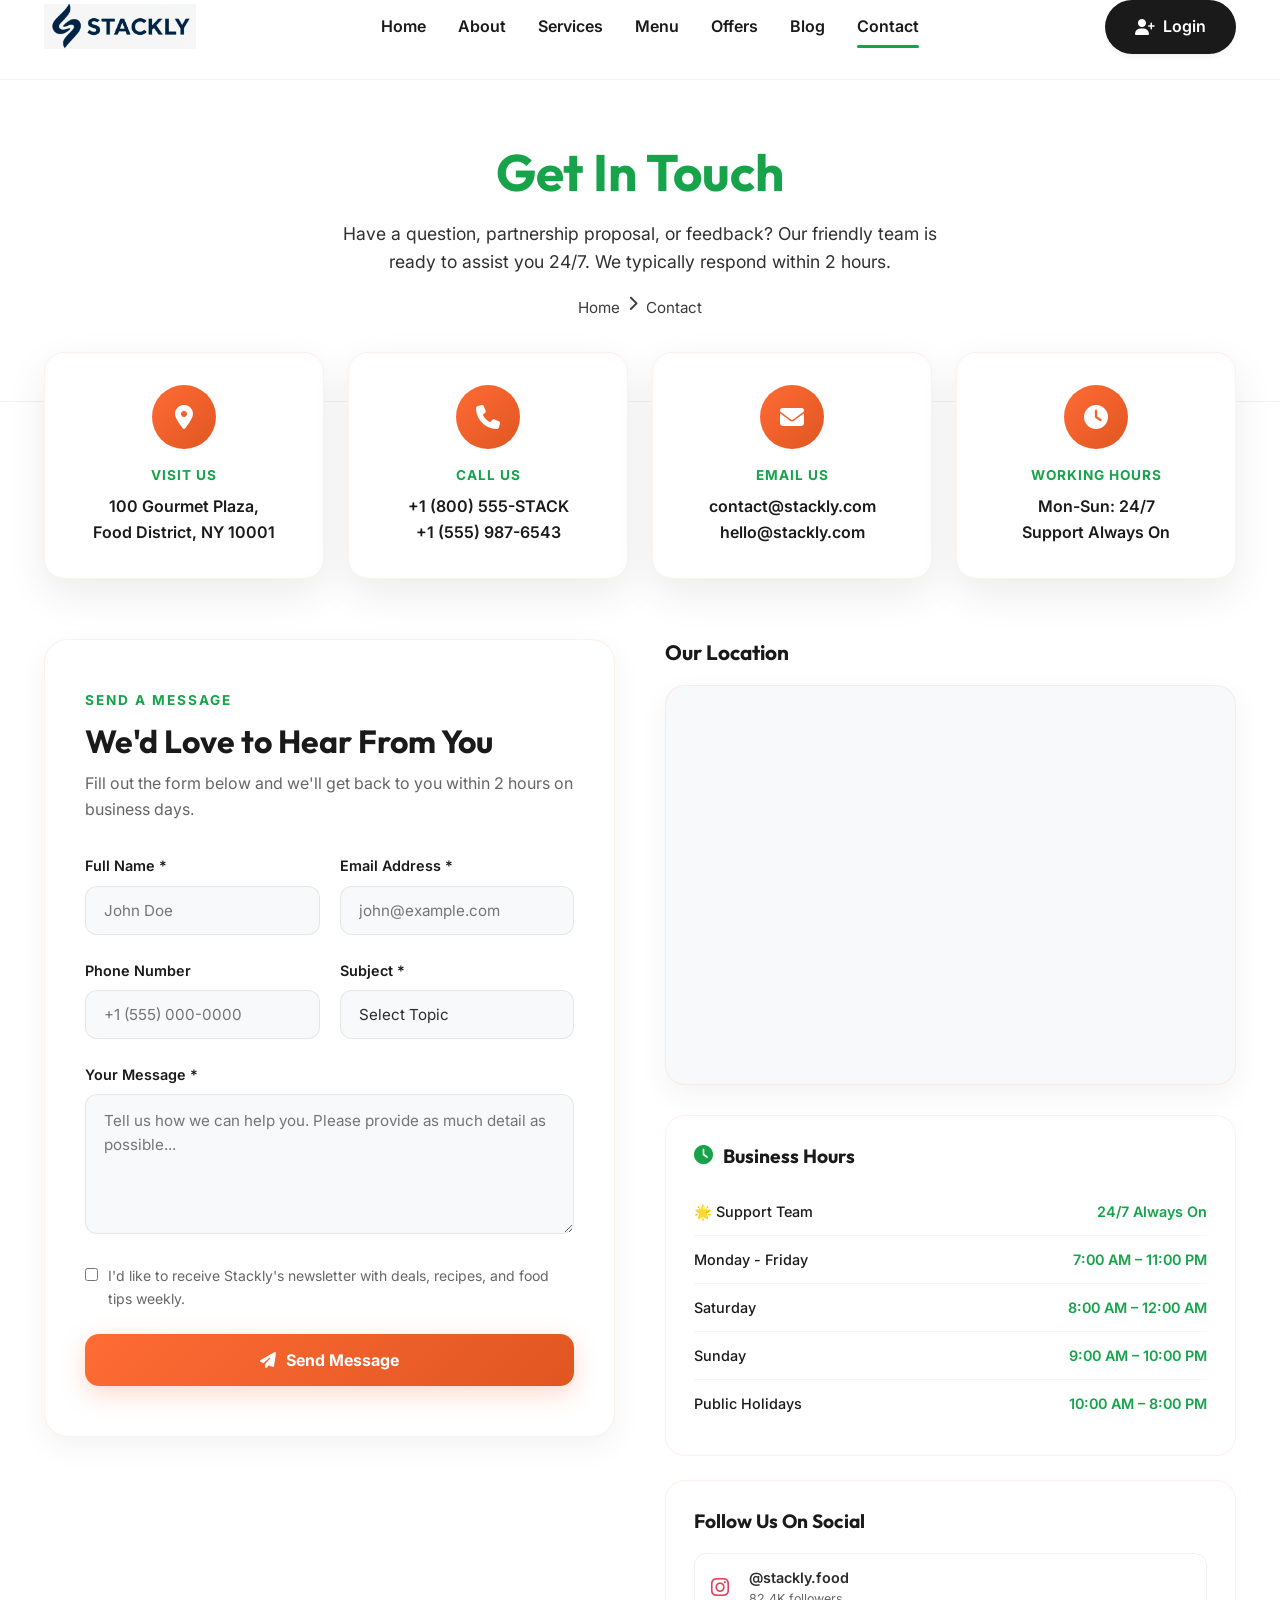
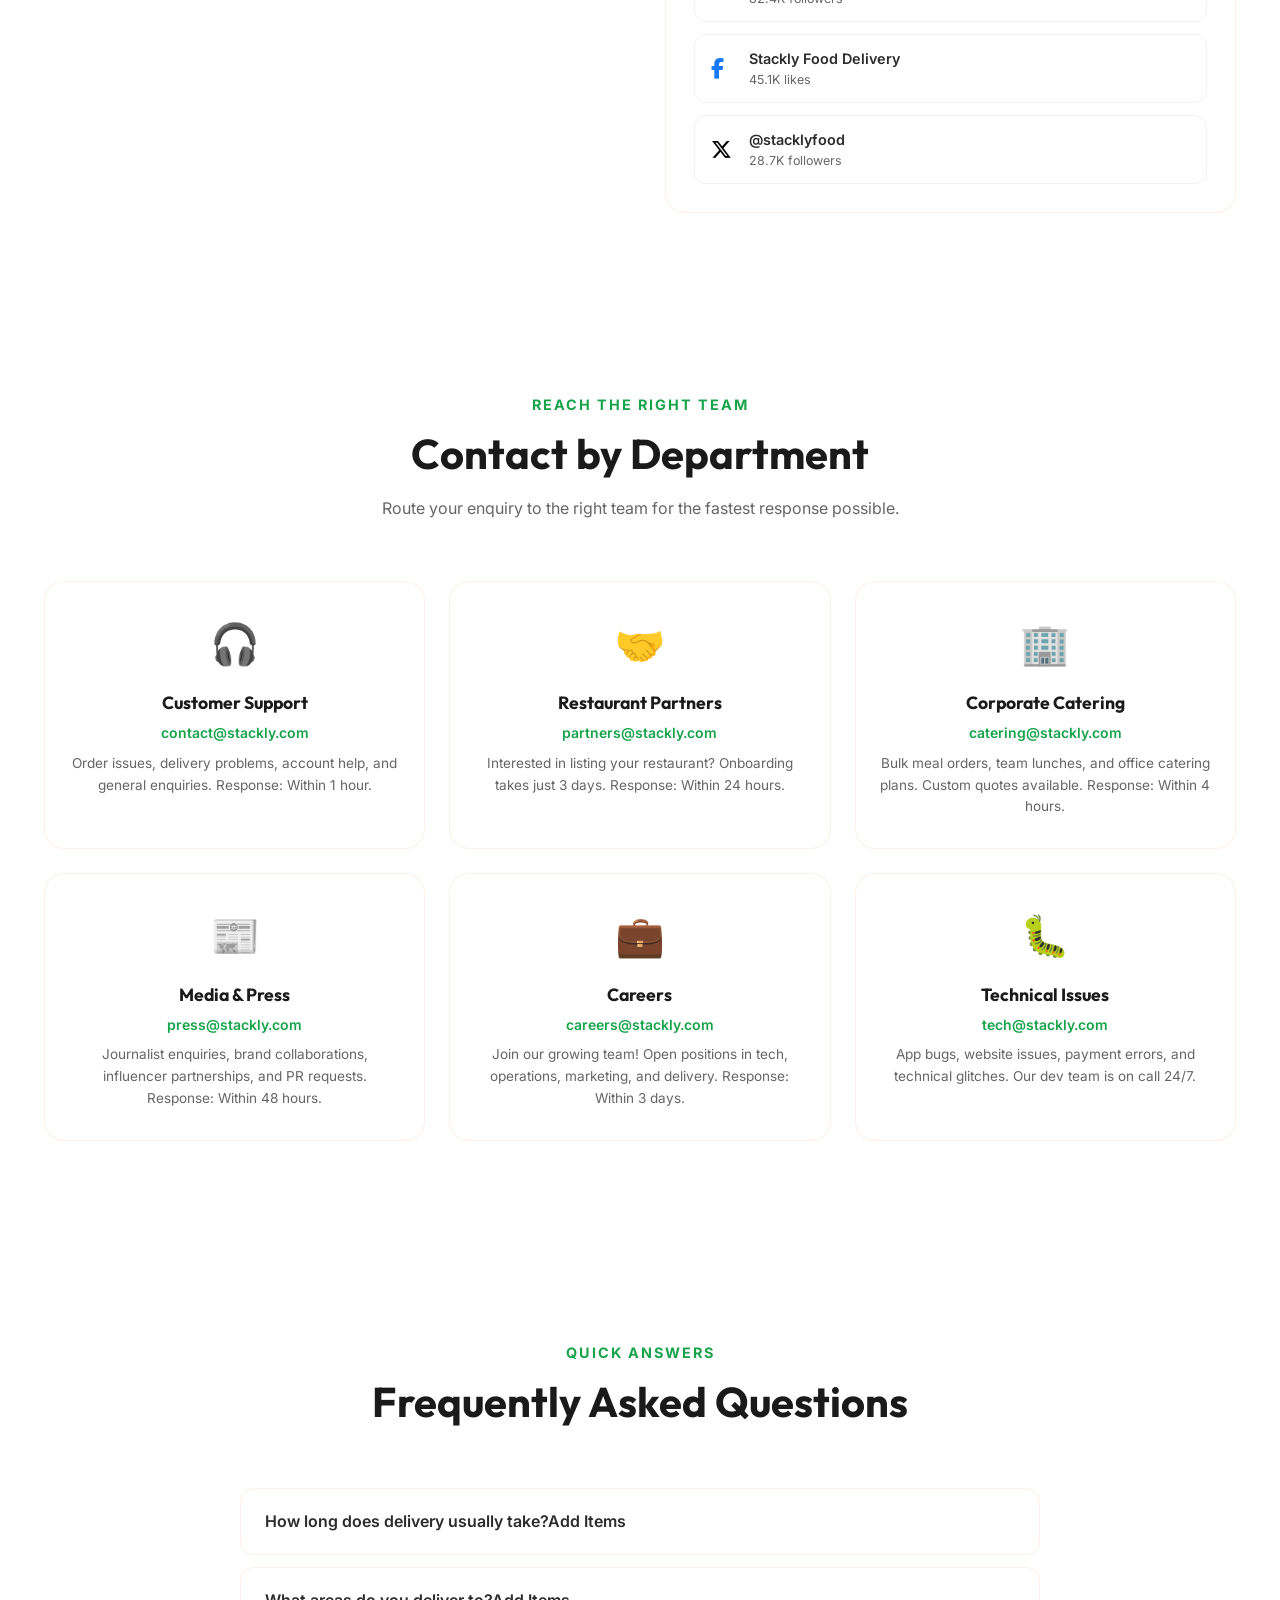
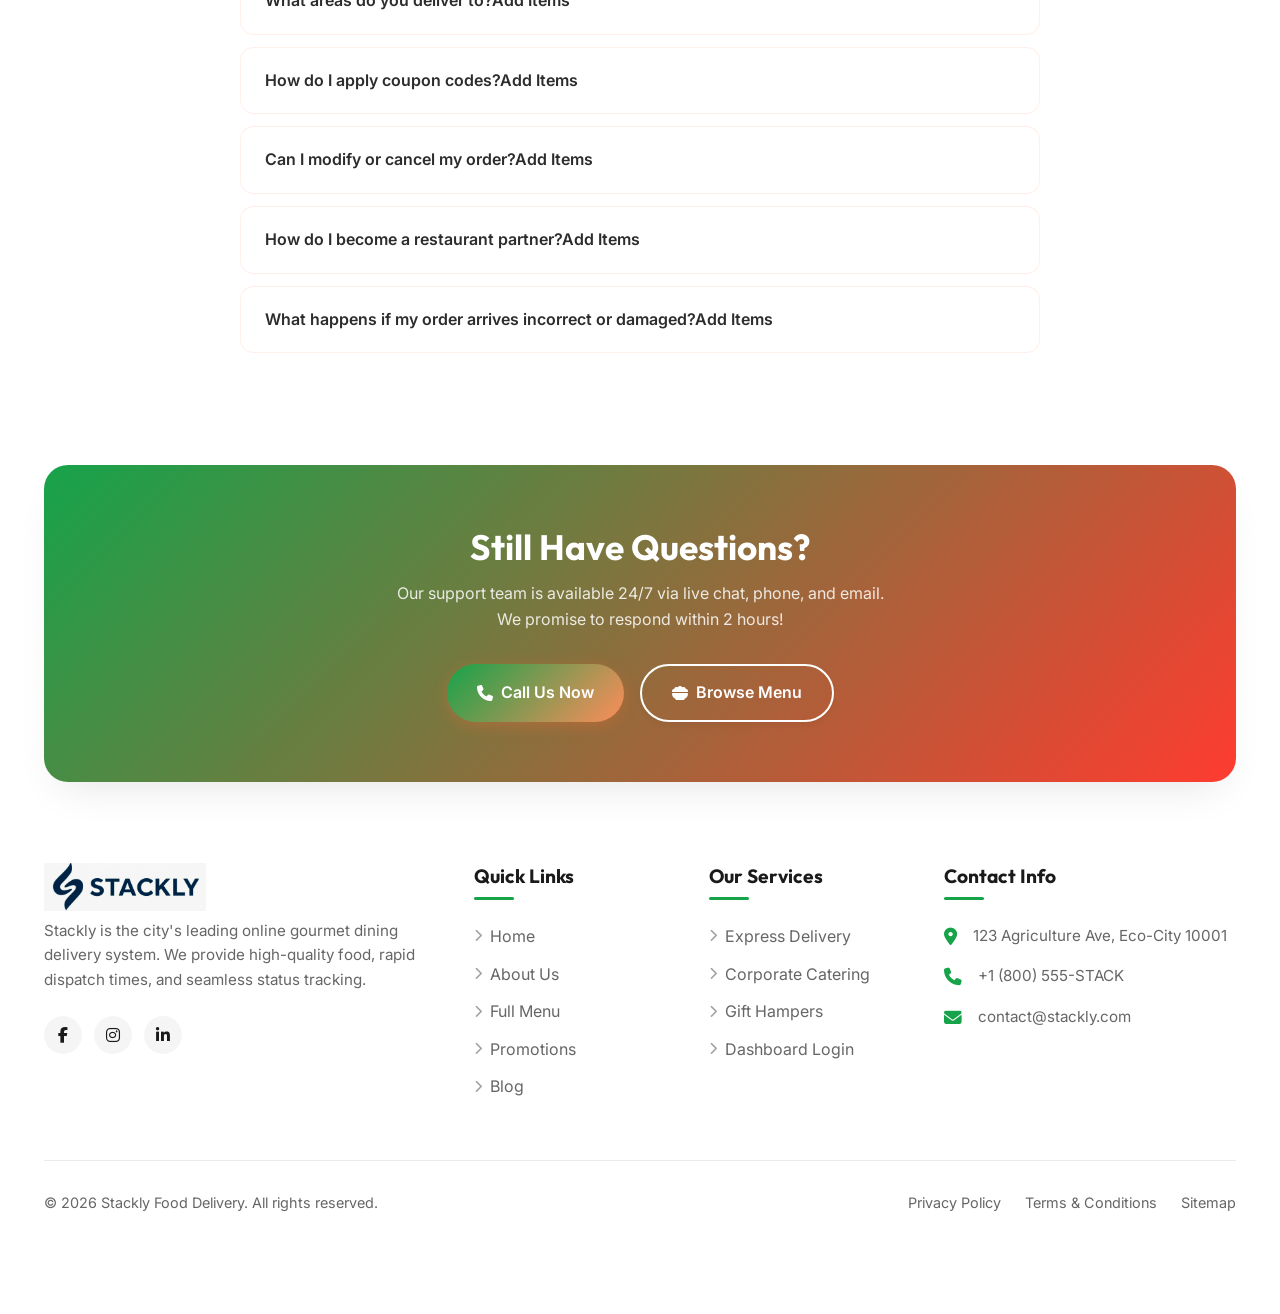
<file: contact.html>
<!DOCTYPE html>
<html lang="en">
<head>
    <meta charset="UTF-8">
    <meta name="viewport" content="width=device-width, initial-scale=1.0">
    <meta name="description" content="Contact Stackly - get in touch with our support team, restaurant partnership enquiries, corporate catering, or media requests. We're here to help 24/7.">
    <title>Stackly | Contact Us - We're Here To Help</title>
    <link rel="stylesheet" href="css/style.css">
    <link rel="stylesheet" href="https://cdnjs.cloudflare.com/ajax/libs/font-awesome/6.4.0/css/all.min.css">
    <style>
        .page-hero { background: linear-gradient(135deg, #FF6B35 0%, #e05621 100%); padding: calc(var(--header-height) + 60px) 0 80px; text-align: center; color: #fff; position: relative; overflow: hidden; }
        .page-hero-title { font-size: 3.2rem; color: #fff; margin-bottom: 16px; }
        .page-hero-breadcrumb { display: flex; justify-content: center; gap: 8px; font-size: 0.95rem; opacity: 0.85; }
        .page-hero-breadcrumb a { color: #fff; }

        /* Contact Info Cards */
        .contact-info-grid { display: grid; grid-template-columns: repeat(4, 1fr); gap: 24px; margin-top: -50px; position: relative; z-index: 10; }
        .contact-info-card { background: #fff; border: 1px solid rgba(255,107,53,0.1); border-radius: 20px; padding: 32px 24px; text-align: center; box-shadow: 0 15px 40px rgba(0,0,0,0.08); transition: all 0.3s ease; }
        .contact-info-card:hover { transform: translateY(-6px); box-shadow: 0 25px 50px rgba(255,107,53,0.12); }
        .contact-info-icon { width: 64px; height: 64px; background: linear-gradient(135deg, #FF6B35, #e05621); border-radius: 50%; display: flex; align-items: center; justify-content: center; font-size: 1.5rem; color: #fff; margin: 0 auto 16px; }
        .contact-info-label { font-size: 0.85rem; font-weight: 700; color: var(--primary); text-transform: uppercase; letter-spacing: 1px; margin-bottom: 8px; }
        .contact-info-value { font-weight: 600; color: var(--secondary); line-height: 1.6; }

        /* Contact Form + Map Grid */
        .contact-main-grid { display: grid; grid-template-columns: 1fr 1fr; gap: 50px; align-items: start; }
        
        /* Contact Form */
        .contact-form-card { background: #fff; border: 1px solid rgba(255,107,53,0.1); border-radius: 24px; padding: 50px 40px; box-shadow: 0 10px 30px rgba(0,0,0,0.05); }
        .form-row { display: grid; grid-template-columns: 1fr 1fr; gap: 20px; }
        .form-group { margin-bottom: 24px; }
        .form-label { display: block; font-weight: 600; font-size: 0.9rem; color: var(--secondary); margin-bottom: 8px; }
        .form-input, .form-textarea, .form-select { width: 100%; padding: 14px 18px; background: #F8F9FA; border: 1.5px solid rgba(0,0,0,0.08); border-radius: 12px; font-size: 0.95rem; color: var(--text-main); transition: all 0.3s ease; font-family: inherit; }
        .form-input:focus, .form-textarea:focus, .form-select:focus { border-color: var(--primary); background: #fff; box-shadow: 0 0 0 4px rgba(255,107,53,0.08); outline: none; }
        .form-textarea { resize: vertical; min-height: 140px; line-height: 1.6; }
        .form-select { appearance: none; cursor: pointer; }
        .form-submit-btn { width: 100%; padding: 16px; background: linear-gradient(135deg, #FF6B35, #e05621); color: #fff; border: none; border-radius: 14px; font-size: 1rem; font-weight: 700; cursor: pointer; display: flex; align-items: center; justify-content: center; gap: 10px; transition: all 0.3s ease; box-shadow: 0 8px 25px rgba(255,107,53,0.25); }
        .form-submit-btn:hover { transform: translateY(-2px); box-shadow: 0 12px 30px rgba(255,107,53,0.35); }
        .form-submit-btn:active { transform: translateY(0); }

        /* Map & Info Column */
        .map-container { border-radius: 20px; overflow: hidden; height: 400px; border: 1px solid rgba(255,107,53,0.1); box-shadow: 0 10px 30px rgba(0,0,0,0.05); background: #F8F9FA; display: flex; align-items: center; justify-content: center; flex-direction: column; gap: 16px; }
        .map-placeholder-icon { font-size: 4rem; }

        /* Business Hours */
        .hours-table { width: 100%; }
        .hours-row { display: flex; justify-content: space-between; align-items: center; padding: 12px 0; border-bottom: 1px solid rgba(0,0,0,0.04); font-size: 0.9rem; }
        .hours-row:last-child { border-bottom: none; }
        .hours-day { font-weight: 500; color: var(--secondary); }
        .hours-time { font-weight: 600; color: var(--primary); }
        .hours-time.closed { color: var(--text-muted); }

        /* FAQ Accordion */
        .faq-item { background: #fff; border: 1px solid rgba(255,107,53,0.1); border-radius: 14px; margin-bottom: 12px; overflow: hidden; }
        .faq-question { padding: 20px 24px; cursor: pointer; display: flex; justify-content: space-between; align-items: center; font-weight: 600; transition: all 0.2s; }
        .faq-question:hover { background: rgba(255,107,53,0.03); }
        .faq-question i { color: var(--primary); transition: transform 0.3s; }
        .faq-answer { padding: 0 24px; max-height: 0; overflow: hidden; transition: max-height 0.4s ease, padding 0.3s ease; color: var(--text-muted); line-height: 1.8; font-size: 0.95rem; }
        .faq-item.open .faq-question i { transform: rotate(45deg); }
        .faq-item.open .faq-answer { max-height: 200px; padding: 0 24px 20px; }

        /* Department Contact */
        .dept-grid { display: grid; grid-template-columns: repeat(3, 1fr); gap: 24px; }
        .dept-card { background: #fff; border: 1px solid rgba(255,107,53,0.1); border-radius: 20px; padding: 30px 24px; text-align: center; transition: all 0.3s; }
        .dept-card:hover { transform: translateY(-5px); box-shadow: 0 15px 35px rgba(255,107,53,0.1); }
        .dept-icon { font-size: 2.5rem; margin-bottom: 16px; }
        .dept-title { font-size: 1.1rem; margin-bottom: 8px; }
        .dept-email { color: var(--primary); font-size: 0.875rem; font-weight: 600; }
        .dept-desc { color: var(--text-muted); font-size: 0.85rem; margin-top: 8px; }

        @media (max-width: 992px) { .contact-info-grid { grid-template-columns: 1fr 1fr; margin-top: 30px; } .contact-main-grid { grid-template-columns: 1fr; } .dept-grid { grid-template-columns: 1fr 1fr; } }
        @media (max-width: 768px) { .contact-info-grid { grid-template-columns: 1fr; } .form-row { grid-template-columns: 1fr; } .dept-grid { grid-template-columns: 1fr; } .page-hero-title { font-size: 2.2rem; } .contact-form-card { padding: 30px 24px; } }
    </style>
</head>
<body>

    <!-- Preloader -->
    <div id="preloader">
        <div class="loader-content">
            <div style="display:flex; gap:18px; justify-content:center; align-items:center; margin-bottom:18px; font-size:2.4rem;">
                <i class="fa-solid fa-utensils" style="color:#FF6B35; animation: preloaderBounce 1.2s ease-in-out infinite;"></i>
                <i class="fa-solid fa-truck-fast" style="color:#1A1A1A; animation: preloaderBounce 1.2s ease-in-out 0.2s infinite;"></i>
                <i class="fa-solid fa-heart" style="color:#FF3B30; animation: preloaderBounce 1.2s ease-in-out 0.4s infinite;"></i>
            </div>
            <p style="font-family:'Outfit',sans-serif; font-size:1.1rem; font-weight:700; color:#1A1A1A; letter-spacing:0.5px; margin-bottom:20px;">Delivering Happiness to Your Doorstep</p>
            <div class="loader-spinner"></div>
        </div>
    </div>

    <!-- Header -->
    <header class="header" id="header">
        <div class="container">
            <a href="index.html" class="logo"><img src="logo.webp" alt="Stackly Logo" class="logo-img"></a>
            <nav class="nav-menu" id="nav-menu">
                <a href="index.html" class="nav-link">Home</a>
                <a href="about.html" class="nav-link">About</a>
                <a href="services.html" class="nav-link">Services</a>
                <a href="menu.html" class="nav-link">Menu</a>
                <a href="offers.html" class="nav-link">Offers</a>
                <a href="blog.html" class="nav-link">Blog</a>
                <a href="contact.html" class="nav-link active">Contact</a>
            </nav>
            <div class="nav-actions">
                <a href="login.html" class="btn btn-secondary"><i class="fa-solid fa-user-plus"></i> Login</a>
                <div class="nav-toggle" id="nav-toggle"><span></span><span></span><span></span></div>
            </div>
        </div>
    </header>

    <!-- Page Hero -->
    <section class="page-hero">
        
        <div class="container" style="position: relative; z-index: 2;">
            <h1 class="page-hero-title">Get In Touch</h1>
            <p style="font-size: 1.1rem; opacity: 0.9; max-width: 600px; margin: 0 auto 20px;">Have a question, partnership proposal, or feedback? Our friendly team is ready to assist you 24/7. We typically respond within 2 hours.</p>
            <div class="page-hero-breadcrumb">
                <a href="index.html">Home</a><i class="fa-solid fa-chevron-right"></i><span>Contact</span>
            </div>
        </div>
    </section>

    <main>
        <!-- Contact Info Cards -->
        <section style="padding: 0 0 60px;">
            <div class="container">
                <div class="contact-info-grid">
                    <div class="contact-info-card reveal">
                        <div class="contact-info-icon"><i class="fa-solid fa-location-dot"></i></div>
                        <div class="contact-info-label">Visit Us</div>
                        <div class="contact-info-value">100 Gourmet Plaza,<br>Food District, NY 10001</div>
                    </div>
                    <div class="contact-info-card reveal" style="transition-delay:0.1s;">
                        <div class="contact-info-icon"><i class="fa-solid fa-phone"></i></div>
                        <div class="contact-info-label">Call Us</div>
                        <div class="contact-info-value">+1 (800) 555-STACK<br>+1 (555) 987-6543</div>
                    </div>
                    <div class="contact-info-card reveal" style="transition-delay:0.2s;">
                        <div class="contact-info-icon"><i class="fa-solid fa-envelope"></i></div>
                        <div class="contact-info-label">Email Us</div>
                        <div class="contact-info-value">contact@stackly.com<br>hello@stackly.com</div>
                    </div>
                    <div class="contact-info-card reveal" style="transition-delay:0.3s;">
                        <div class="contact-info-icon"><i class="fa-solid fa-clock"></i></div>
                        <div class="contact-info-label">Working Hours</div>
                        <div class="contact-info-value">Mon-Sun: 24/7<br>Support Always On</div>
                    </div>
                </div>
            </div>
        </section>

        <!-- Contact Form + Info -->
        <section class="section-padding" style="padding-top: 0;">
            <div class="container">
                <div class="contact-main-grid">
                    <!-- Contact Form -->
                    <div class="contact-form-card reveal reveal-left">
                        <div style="margin-bottom: 32px;">
                            <span class="sub-title" style="color: var(--primary); text-transform: uppercase; letter-spacing: 2px; font-size: 0.85rem; font-weight: 700; display: block; margin-bottom: 10px;">Send A Message</span>
                            <h2 class="title" style="font-size: 2rem;">We'd Love to Hear From You</h2>
                            <p style="color: var(--text-muted); margin-top: 10px;">Fill out the form below and we'll get back to you within 2 hours on business days.</p>
                        </div>
                        <form id="contact-form">
                            <div class="form-row">
                                <div class="form-group">
                                    <label class="form-label" for="contact-name">Full Name *</label>
                                    <input type="text" class="form-input" id="contact-name" placeholder="John Doe" minlength="2" pattern="[a-zA-Z\s]+" title="Please enter a valid name using letters and spaces" required>
                                </div>
                                <div class="form-group">
                                    <label class="form-label" for="contact-email">Email Address *</label>
                                    <input type="email" class="form-input" id="contact-email" placeholder="john@example.com" required>
                                </div>
                            </div>
                            <div class="form-row">
                                <div class="form-group">
                                    <label class="form-label" for="contact-phone">Phone Number</label>
                                    <input type="tel" class="form-input" id="contact-phone" placeholder="+1 (555) 000-0000" pattern="^[\+]?[(]?[0-9]{3}[)]?[-\s\.]?[0-9]{3}[-\s\.]?[0-9]{4,6}$" title="Please enter a valid phone number">
                                </div>
                                <div class="form-group">
                                    <label class="form-label" for="contact-subject">Subject *</label>
                                    <select class="form-select form-input" id="contact-subject" required>
                                        <option value="" disabled selected>Select Topic</option>
                                        <option value="support">Customer Support</option>
                                        <option value="order">Order Issue</option>
                                        <option value="partnership">Restaurant Partnership</option>
                                        <option value="catering">Corporate Catering</option>
                                        <option value="media">Media Enquiry</option>
                                        <option value="feedback">Feedback</option>
                                        <option value="careers">Careers</option>
                                        <option value="other">Other</option>
                                    </select>
                                </div>
                            </div>
                            <div class="form-group">
                                <label class="form-label" for="contact-message">Your Message *</label>
                                <textarea class="form-textarea" id="contact-message" placeholder="Tell us how we can help you. Please provide as much detail as possible..." required></textarea>
                            </div>
                            <div class="form-group" style="margin-bottom: 24px;">
                                <label style="display: flex; align-items: flex-start; gap: 10px; cursor: pointer; color: var(--text-muted); font-size: 0.875rem;">
                                    <input type="checkbox" id="contact-newsletter" style="accent-color: var(--primary); margin-top: 3px; flex-shrink: 0;">
                                    <span>I'd like to receive Stackly's newsletter with deals, recipes, and food tips weekly.</span>
                                </label>
                            </div>
                            <button type="submit" class="form-submit-btn" id="contact-submit-btn">
                                <i class="fa-solid fa-paper-plane"></i> Send Message
                            </button>
                        </form>
                    </div>

                    <!-- Map & Hours -->
                    <div class="reveal reveal-right">
                        <!-- Map -->
                        <div style="margin-bottom: 30px;">
                            <h3 style="margin-bottom: 20px; font-size: 1.3rem;">Our Location</h3>
                            <div class="map-container" style="padding:0; display:block;">
                                <iframe src="https://www.google.com/maps/embed?pb=!1m18!1m12!1m3!1d3022.617544026368!2d-73.98782352345594!3d40.74844047138766!2m3!1f0!2f0!3f0!3m2!1i1024!2i768!4f13.1!3m3!1m2!1s0x89c259a9b3117469%3A0xd134e199a405a163!2sEmpire%20State%20Building!5e0!3m2!1sen!2sus!4v1718048259200!5m2!1sen!2sus" width="100%" height="100%" style="border:0;" allowfullscreen="" loading="lazy" referrerpolicy="no-referrer-when-downgrade"></iframe>
                            </div>
                        </div>

                        <!-- Business Hours -->
                        <div class="sidebar-widget" style="background: #fff; border: 1px solid rgba(255,107,53,0.1); border-radius: 20px; padding: 28px; margin-bottom: 24px;">
                            <h3 style="font-size: 1.2rem; margin-bottom: 20px; display: flex; align-items: center; gap: 10px;"><i class="fa-solid fa-clock" style="color: var(--primary);"></i> Business Hours</h3>
                            <div class="hours-table">
                                <div class="hours-row"><span class="hours-day">🌟 Support Team</span><span class="hours-time">24/7 Always On</span></div>
                                <div class="hours-row"><span class="hours-day">Monday - Friday</span><span class="hours-time">7:00 AM – 11:00 PM</span></div>
                                <div class="hours-row"><span class="hours-day">Saturday</span><span class="hours-time">8:00 AM – 12:00 AM</span></div>
                                <div class="hours-row"><span class="hours-day">Sunday</span><span class="hours-time">9:00 AM – 10:00 PM</span></div>
                                <div class="hours-row"><span class="hours-day">Public Holidays</span><span class="hours-time">10:00 AM – 8:00 PM</span></div>
                            </div>
                        </div>

                        <!-- Social Links -->
                        <div style="background: #fff; border: 1px solid rgba(255,107,53,0.1); border-radius: 20px; padding: 28px;">
                            <h3 style="font-size: 1.2rem; margin-bottom: 20px;">Follow Us On Social</h3>
                            <div style="display: flex; flex-direction: column; gap: 12px;">
                                <a href="#" style="display: flex; align-items: center; gap: 14px; padding: 12px 16px; border-radius: 12px; border: 1px solid rgba(0,0,0,0.06); transition: all 0.2s; color: var(--text-main);" onmouseover="this.style.background='rgba(255,107,53,0.05)'" onmouseout="this.style.background='transparent'">
                                    <i class="fa-brands fa-instagram" style="font-size: 1.3rem; color: #E4405F; width: 24px;"></i>
                                    <div><div style="font-weight: 600; font-size: 0.9rem;">@stackly.food</div><div style="font-size: 0.78rem; color: var(--text-muted);">82.4K followers</div></div>
                                </a>
                                <a href="#" style="display: flex; align-items: center; gap: 14px; padding: 12px 16px; border-radius: 12px; border: 1px solid rgba(0,0,0,0.06); transition: all 0.2s; color: var(--text-main);" onmouseover="this.style.background='rgba(255,107,53,0.05)'" onmouseout="this.style.background='transparent'">
                                    <i class="fa-brands fa-facebook-f" style="font-size: 1.3rem; color: #1877F2; width: 24px;"></i>
                                    <div><div style="font-weight: 600; font-size: 0.9rem;">Stackly Food Delivery</div><div style="font-size: 0.78rem; color: var(--text-muted);">45.1K likes</div></div>
                                </a>
                                <a href="#" style="display: flex; align-items: center; gap: 14px; padding: 12px 16px; border-radius: 12px; border: 1px solid rgba(0,0,0,0.06); transition: all 0.2s; color: var(--text-main);" onmouseover="this.style.background='rgba(255,107,53,0.05)'" onmouseout="this.style.background='transparent'">
                                    <i class="fa-brands fa-x-twitter" style="font-size: 1.3rem; color: #000; width: 24px;"></i>
                                    <div><div style="font-weight: 600; font-size: 0.9rem;">@stacklyfood</div><div style="font-size: 0.78rem; color: var(--text-muted);">28.7K followers</div></div>
                                </a>
                            </div>
                        </div>
                    </div>
                </div>
            </div>
        </section>

        <!-- Department Contacts -->
        <section class="section-padding" style="background: #F8F9FA; padding-top: 80px;">
            <div class="container">
                <div class="section-header">
                    <span class="sub-title">Reach The Right Team</span>
                    <h2 class="title">Contact by Department</h2>
                    <p style="color: var(--text-muted);">Route your enquiry to the right team for the fastest response possible.</p>
                </div>
                <div class="dept-grid">
                    <div class="dept-card reveal">
                        <div class="dept-icon">🎧</div>
                        <h3 class="dept-title">Customer Support</h3>
                        <div class="dept-email">contact@stackly.com</div>
                        <p class="dept-desc">Order issues, delivery problems, account help, and general enquiries. Response: Within 1 hour.</p>
                    </div>
                    <div class="dept-card reveal" style="transition-delay:0.1s;">
                        <div class="dept-icon">🤝</div>
                        <h3 class="dept-title">Restaurant Partners</h3>
                        <div class="dept-email">partners@stackly.com</div>
                        <p class="dept-desc">Interested in listing your restaurant? Onboarding takes just 3 days. Response: Within 24 hours.</p>
                    </div>
                    <div class="dept-card reveal" style="transition-delay:0.2s;">
                        <div class="dept-icon">🏢</div>
                        <h3 class="dept-title">Corporate Catering</h3>
                        <div class="dept-email">catering@stackly.com</div>
                        <p class="dept-desc">Bulk meal orders, team lunches, and office catering plans. Custom quotes available. Response: Within 4 hours.</p>
                    </div>
                    <div class="dept-card reveal" style="transition-delay:0.3s;">
                        <div class="dept-icon">📰</div>
                        <h3 class="dept-title">Media & Press</h3>
                        <div class="dept-email">press@stackly.com</div>
                        <p class="dept-desc">Journalist enquiries, brand collaborations, influencer partnerships, and PR requests. Response: Within 48 hours.</p>
                    </div>
                    <div class="dept-card reveal" style="transition-delay:0.4s;">
                        <div class="dept-icon">💼</div>
                        <h3 class="dept-title">Careers</h3>
                        <div class="dept-email">careers@stackly.com</div>
                        <p class="dept-desc">Join our growing team! Open positions in tech, operations, marketing, and delivery. Response: Within 3 days.</p>
                    </div>
                    <div class="dept-card reveal" style="transition-delay:0.5s;">
                        <div class="dept-icon">🐛</div>
                        <h3 class="dept-title">Technical Issues</h3>
                        <div class="dept-email">tech@stackly.com</div>
                        <p class="dept-desc">App bugs, website issues, payment errors, and technical glitches. Our dev team is on call 24/7.</p>
                    </div>
                </div>
            </div>
        </section>

        <!-- FAQ Section -->
        <section class="section-padding">
            <div class="container">
                <div class="section-header">
                    <span class="sub-title">Quick Answers</span>
                    <h2 class="title">Frequently Asked Questions</h2>
                </div>
                <div style="max-width: 800px; margin: 0 auto;">
                    <div class="faq-item reveal">
                        <div class="faq-question" onclick="toggleFaq(this)">How long does delivery usually take?Add Items</div>
                        <div class="faq-answer">Our average delivery time is 28 minutes. Express orders are prioritized and typically arrive in under 20 minutes. Delivery time may vary based on distance, traffic, and order complexity. You can track your order in real-time via the app or website.</div>
                    </div>
                    <div class="faq-item reveal">
                        <div class="faq-question" onclick="toggleFaq(this)">What areas do you deliver to?Add Items</div>
                        <div class="faq-answer">We currently deliver across New York City including Manhattan, Brooklyn, Queens, The Bronx, and Staten Island. We're rapidly expanding to new cities. Enter your zip code on the homepage to check if we deliver to your specific address.</div>
                    </div>
                    <div class="faq-item reveal">
                        <div class="faq-question" onclick="toggleFaq(this)">How do I apply coupon codes?Add Items</div>
                        <div class="faq-answer">After adding items to your cart, proceed to checkout. You'll see a "Promo Code" field before the payment step. Enter your coupon code and click "Apply." The discount will be reflected in your order total immediately. One coupon code per order.</div>
                    </div>
                    <div class="faq-item reveal">
                        <div class="faq-question" onclick="toggleFaq(this)">Can I modify or cancel my order?Add Items</div>
                        <div class="faq-answer">Orders can be modified or cancelled within 3 minutes of placement, before the restaurant confirms preparation. After confirmation, modifications may not be possible. Contact our support team immediately via live chat or call +1 (800) 555-STACK for urgent cancellations.</div>
                    </div>
                    <div class="faq-item reveal">
                        <div class="faq-question" onclick="toggleFaq(this)">How do I become a restaurant partner?Add Items</div>
                        <div class="faq-answer">Email us at partners@stackly.com with your restaurant name, location, and menu. Our partnership team will reach out within 24 hours. The onboarding process takes 3 business days and includes a free professional photoshoot of your dishes.</div>
                    </div>
                    <div class="faq-item reveal">
                        <div class="faq-question" onclick="toggleFaq(this)">What happens if my order arrives incorrect or damaged?Add Items</div>
                        <div class="faq-answer">We have a 100% satisfaction guarantee. If your order is incorrect, missing items, or arrives damaged, contact support within 30 minutes of delivery. We'll either resend the correct order at no charge or provide a full refund — whichever you prefer.</div>
                    </div>
                </div>
            </div>
        </section>

        <!-- CTA -->
        <section class="newsletter-section">
            <div class="container">
                <div class="newsletter-box reveal reveal-zoom">
                    <h2 class="newsletter-title">Still Have Questions?</h2>
                    <p class="newsletter-desc">Our support team is available 24/7 via live chat, phone, and email. We promise to respond within 2 hours!</p>
                    <div style="display: flex; gap: 16px; justify-content: center; flex-wrap: wrap;">
                        <a href="tel:+18005557825" class="btn btn-primary"><i class="fa-solid fa-phone"></i> Call Us Now</a>
                        <a href="menu.html" class="btn btn-outline" style="border-color: #fff; color: #fff !important;"><i class="fa-solid fa-bowl-food"></i> Browse Menu</a>
                    </div>
                </div>
            </div>
        </section>
    </main>

    <!-- Footer -->
    <footer class="footer">
        <div class="container">
            <div class="footer-grid">
                <div class="footer-col">
                    <a href="index.html"><img src="logo.webp" alt="Stackly Logo" style="height:48px; width:auto; object-fit:contain; margin-bottom:8px;"></a>
                    <p class="footer-desc">Stackly is the city's leading online gourmet dining delivery system. We provide high-quality food, rapid dispatch times, and seamless status tracking.</p>
                    <div class="footer-socials">
                        <a href="404.html" class="social-icon"><i class="fa-brands fa-facebook-f"></i></a>
                        <a href="404.html" class="social-icon"><i class="fa-brands fa-instagram"></i></a>
                        <a href="404.html" class="social-icon"><i class="fa-brands fa-linkedin-in"></i></a>
                    </div>
                </div>
                <div class="footer-col">
                    <h4>Quick Links</h4>
                    <div class="footer-links">
                        <a href="index.html"><i class="fa-solid fa-chevron-right"></i> Home</a>
                        <a href="about.html"><i class="fa-solid fa-chevron-right"></i> About Us</a>
                        <a href="menu.html"><i class="fa-solid fa-chevron-right"></i> Full Menu</a>
                        <a href="offers.html"><i class="fa-solid fa-chevron-right"></i> Promotions</a>
                        <a href="blog.html"><i class="fa-solid fa-chevron-right"></i> Blog</a>
                    </div>
                </div>
                <div class="footer-col">
                    <h4>Our Services</h4>
                    <div class="footer-links">
                        <a href="services.html"><i class="fa-solid fa-chevron-right"></i> Express Delivery</a>
                        <a href="services.html"><i class="fa-solid fa-chevron-right"></i> Corporate Catering</a>
                        <a href="services.html"><i class="fa-solid fa-chevron-right"></i> Gift Hampers</a>
                        <a href="login.html"><i class="fa-solid fa-chevron-right"></i> Dashboard Login</a>
                    </div>
                </div>
                <div class="footer-col">
                    <h4>Contact Info</h4>
                    <div class="footer-contact-item"><i class="fa-solid fa-location-dot"></i><p>123 Agriculture Ave, Eco-City 10001</p></div>
                    <div class="footer-contact-item"><i class="fa-solid fa-phone"></i><p>+1 (800) 555-STACK</p></div>
                    <div class="footer-contact-item"><i class="fa-solid fa-envelope"></i><p>contact@stackly.com</p></div>
                </div>
            </div>
            <div class="footer-bottom">
                <p>&copy; <span class="current-year">2026</span> Stackly Food Delivery. All rights reserved.</p>
                <div class="footer-bottom-links">
                    <a href="404.html">Privacy Policy</a>
                    <a href="404.html">Terms &amp; Conditions</a>
                    <a href="404.html">Sitemap</a>
                </div>
            </div>
        </div>
    </footer>

    <button id="scroll-to-top"><i class="fa-solid fa-arrow-up"></i></button>
    <script src="https://cdnjs.cloudflare.com/ajax/libs/gsap/3.12.2/gsap.min.js"></script>
    <script src="js/main.js"></script>
    <script>
        // FAQ Toggle
        function toggleFaq(btn) {
            const item = btn.parentElement;
            const isOpen = item.classList.contains('open');
            document.querySelectorAll('.faq-item').forEach(i => i.classList.remove('open'));
            if (!isOpen) item.classList.add('open');
        }

        // Contact Form Submit
        const contactForm = document.getElementById('contact-form');
        const submitBtn = document.getElementById('contact-submit-btn');
        if (contactForm) {
            contactForm.addEventListener('submit', (e) => {
                e.preventDefault();
                submitBtn.disabled = true;
                submitBtn.innerHTML = '<i class="fa-solid fa-spinner fa-spin"></i> Sending...';
                setTimeout(() => {
                    submitBtn.innerHTML = '<i class="fa-solid fa-circle-check"></i> Message Sent!';
                    submitBtn.style.background = 'linear-gradient(135deg, #4CD964, #34a850)';
                    contactForm.reset();
                    setTimeout(() => {
                        submitBtn.disabled = false;
                        submitBtn.innerHTML = '<i class="fa-solid fa-paper-plane"></i> Send Message';
                        submitBtn.style.background = '';
                    }, 4000);
                }, 2000);
            });
        }
    </script>
</body>
</html>
</file>
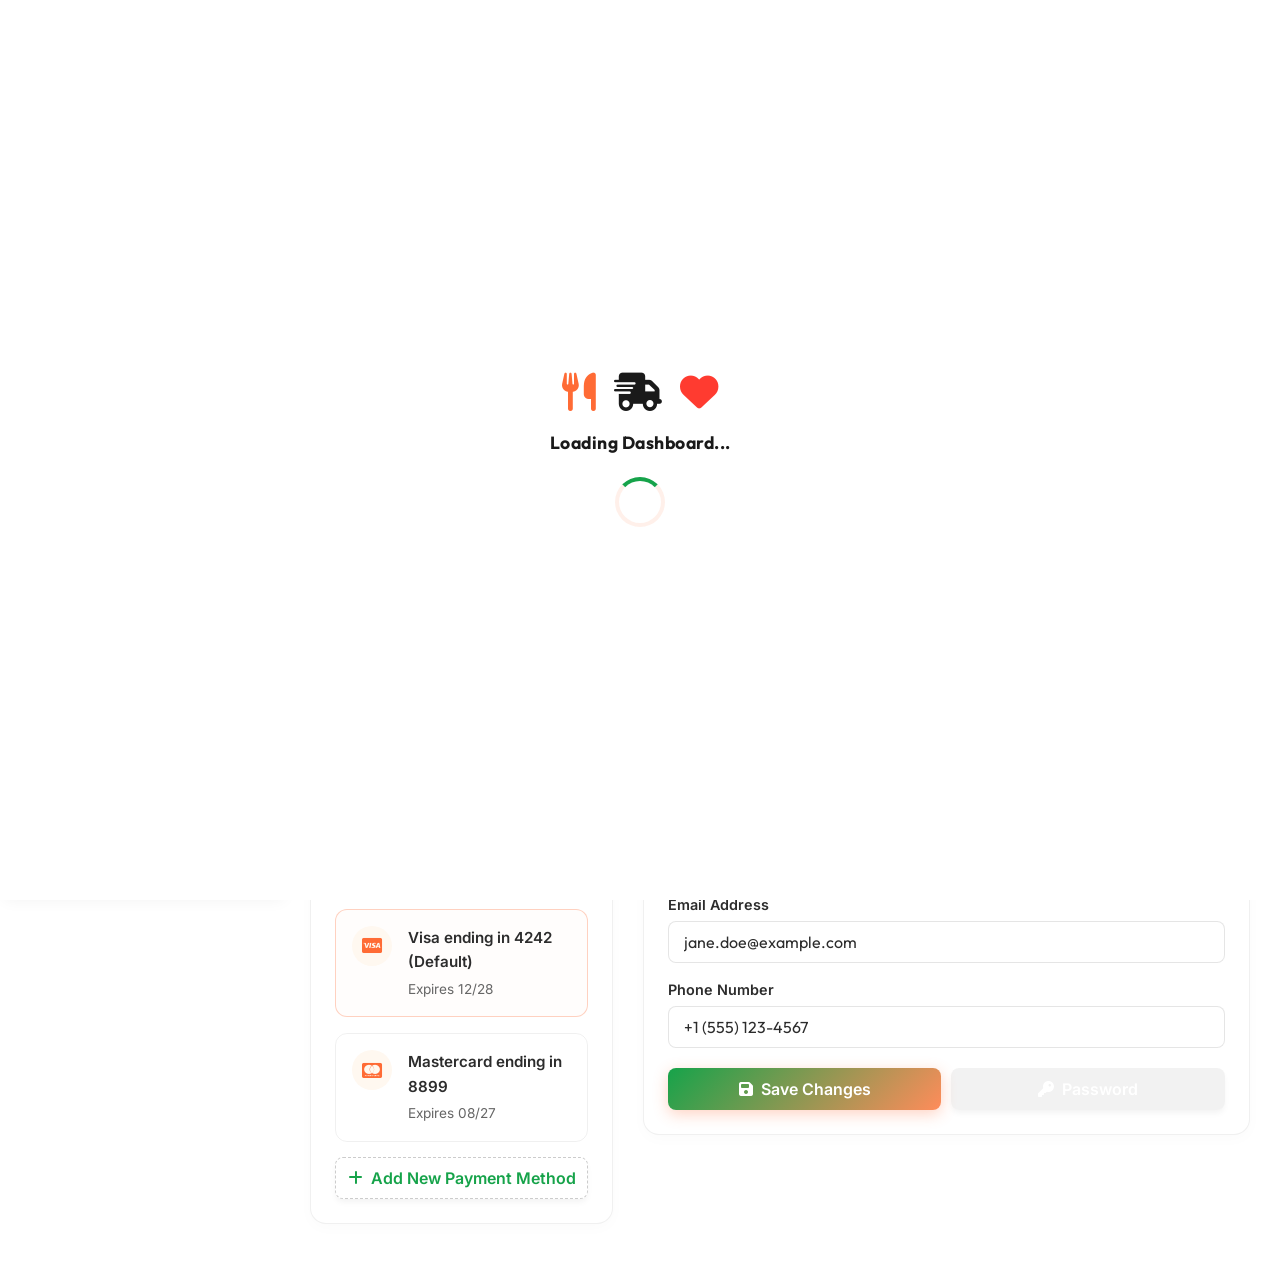
<file: customer-dashboard.html>
<!DOCTYPE html>
<html lang="en">
<head>
    <meta charset="UTF-8">
    <meta name="viewport" content="width=device-width, initial-scale=1.0">
    <meta name="description" content="Stackly Customer Dashboard. View order history, manage your address book, and set favorite foods.">
    <title>Stackly | Customer Account Center</title>
    
    <!-- CSS Stylesheets -->
    <link rel="stylesheet" href="css/style.css">
    <link rel="stylesheet" href="css/dashboard.css">
    
    <!-- FontAwesome Icons -->
    <link rel="stylesheet" href="https://cdnjs.cloudflare.com/ajax/libs/font-awesome/6.4.0/css/all.min.css">
</head>
<body class="dashboard-body">

    <!-- Preloader Animation (Strict 2.5s delay inside dashboard.js) -->
    <div id="preloader">
        <div class="loader-content">
            <div style="display:flex; gap:18px; justify-content:center; align-items:center; margin-bottom:18px; font-size:2.4rem;">
                <i class="fa-solid fa-utensils" style="color:#FF6B35; animation: preloaderBounce 1.2s ease-in-out infinite;"></i>
                <i class="fa-solid fa-truck-fast" style="color:#1A1A1A; animation: preloaderBounce 1.2s ease-in-out 0.2s infinite;"></i>
                <i class="fa-solid fa-heart" style="color:#FF3B30; animation: preloaderBounce 1.2s ease-in-out 0.4s infinite;"></i>
            </div>
            <p style="font-family:'Outfit',sans-serif; font-size:1.1rem; font-weight:700; color:#1A1A1A; letter-spacing:0.5px; margin-bottom:20px;">Loading Dashboard...</p>
            <div class="loader-spinner"></div>
        </div>
    </div>
    <style>
        @keyframes preloaderBounce {
            0%, 100% { transform: translateY(0); }
            50% { transform: translateY(-12px); }
        }
    </style>

    <!-- Collapsible Sidebar Navigation -->
    <aside class="sidebar" id="sidebar">
        <div class="sidebar-header">

            <button class="sidebar-toggle-btn" id="sidebar-toggle" aria-label="Toggle Sidebar Menu">
                <i class="fa-solid fa-angles-left"></i>
            </button>
        </div>
        


        <nav class="sidebar-nav">
            <a href="admin-dashboard.html" class="sidebar-nav-link">
                <i class="fa-solid fa-chart-line"></i> <span>Admin Analytics</span>
            </a>
            <a href="orders-dashboard.html" class="sidebar-nav-link">
                <i class="fa-solid fa-receipt"></i> <span>Order Management</span>
            </a>
            <a href="delivery-dashboard.html" class="sidebar-nav-link">
                <i class="fa-solid fa-truck-ramp-box"></i> <span>Delivery Tracking</span>
            </a>
            <a href="customer-dashboard.html" class="sidebar-nav-link active">
                <i class="fa-solid fa-user-gear"></i> <span>Customer Profile</span>
            </a>
            <a href="index.html" class="sidebar-nav-link" style="border-top: 1px dashed rgba(255,255,255,0.05); border-radius: 0; padding-top: 20px; margin-top: 10px;">
                <i class="fa-solid fa-house"></i> <span>Back To Store</span>
            </a>
        </nav>

        <div class="sidebar-footer">
            <a href="index.html" class="sidebar-nav-link" id="logout-btn">
                <i class="fa-solid fa-arrow-right-from-bracket"></i> <span>Sign Out</span>
            </a>
        </div>
    </aside>

    <!-- Main Dashboard Section -->
    <main class="dashboard-main" id="dashboard-main">
        <div class="dashboard-topbar">
            <!-- Mobile Menu trigger and Title -->
            <div class="dashboard-mobile-nav">
                <button class="dashboard-hamburger" id="dashboard-hamburger" aria-label="Toggle Mobile Menu">
                    <i class="fa-solid fa-bars"></i>
                </button>
            </div>
            
            <div class="topbar-title">
                <div class="dashboard-logo-center">
                    <a href="index.html"><img src="logo.webp" alt="Stackly Logo" style="height:52px; width:auto; object-fit:contain;"></a>
                </div>
                <h2>My Account</h2>
                <p>Manage your settings, addresses, and view order history.</p>
            </div>
            
            <div class="topbar-actions">
                <button class="topbar-btn" id="noti-trigger" aria-label="Notifications panel">
                    <i class="fa-regular fa-bell"></i>
                    <span class="badge" id="noti-badge-count">1</span>
                </button>
            </div>
        </div>

        <!-- Customer Profile Grid Layout -->
        <div class="profile-grid">
            <!-- Left Side: Profile Summary Card & Address List -->
            <div style="display: flex; flex-direction: column; gap: 30px;">
                <!-- Profile Card -->
                <div class="profile-card">
                    
                    <h3 class="profile-name" id="profile-name-text">Jane Doe</h3>
                    <p class="profile-member-date"><i class="fa-regular fa-calendar-days"></i> Member since June 2026</p>
                    
                    <div class="profile-stats">
                        <div class="profile-stat-box">
                            <div class="profile-stat-val" id="profile-total-orders">8</div>
                            <div class="profile-stat-lbl">Orders</div>
                        </div>
                        <div class="profile-stat-box" style="border-left: 1px solid rgba(0,0,0,0.05); border-right: 1px solid rgba(0,0,0,0.05);">
                            <div class="profile-stat-val" id="profile-fav-count">4</div>
                            <div class="profile-stat-lbl">Favorites</div>
                        </div>
                        <div class="profile-stat-box">
                            <div class="profile-stat-val" id="profile-reviews-count">3</div>
                            <div class="profile-stat-lbl">Reviews</div>
                        </div>
                    </div>
                </div>

                <!-- Saved Address Lists -->
                <div class="table-card" style="margin-bottom: 0;">
                    <div class="table-header">
                        <h3 class="table-title">Delivery Address Book</h3>
                    </div>
                    <div class="address-list">
                        <!-- Primary Home -->
                        <div class="address-item primary">
                            <div class="address-icon"><i class="fa-solid fa-house-chimney"></i></div>
                            <div class="address-info">
                                <div class="address-label">Home Address (Default)</div>
                                <div class="address-details" id="address-home-text">742 Evergreen Terrace, Springfield, NY 10021</div>
                            </div>
                        </div>
                        
                        <!-- Work Address -->
                        <div class="address-item">
                            <div class="address-icon"><i class="fa-solid fa-briefcase"></i></div>
                            <div class="address-info">
                                <div class="address-label">Work Office</div>
                                <div class="address-details" id="address-work-text">350 Fifth Ave (Empire State), New York, NY 10118</div>
                            </div>
                        </div>
                    </div>
                </div>

                <!-- Payment Methods -->
                <div class="table-card" style="margin-bottom: 0;">
                    <div class="table-header">
                        <h3 class="table-title">Payment Methods</h3>
                    </div>
                    <div class="address-list">
                        <!-- Card 1 -->
                        <div class="address-item primary">
                            <div class="address-icon"><i class="fa-brands fa-cc-visa"></i></div>
                            <div class="address-info">
                                <div class="address-label">Visa ending in 4242 (Default)</div>
                                <div class="address-details">Expires 12/28</div>
                            </div>
                        </div>
                        
                        <!-- Card 2 -->
                        <div class="address-item">
                            <div class="address-icon"><i class="fa-brands fa-cc-mastercard"></i></div>
                            <div class="address-info">
                                <div class="address-label">Mastercard ending in 8899</div>
                                <div class="address-details">Expires 08/27</div>
                            </div>
                        </div>
                    </div>
                    <button class="btn btn-outline" style="width: 100%; margin-top: 15px; padding: 10px; border: 1px dashed rgba(0,0,0,0.2); border-radius: 8px; background: transparent; cursor: pointer; display: flex; justify-content: center; align-items: center; gap: 8px; font-weight: 600; color: var(--text-color); transition: all 0.3s;"><i class="fa-solid fa-plus"></i> Add New Payment Method</button>
                </div>
            </div>

            <!-- Right Side: Order Timeline history & Favorites list -->
            <div style="display: flex; flex-direction: column; gap: 30px;">
                <!-- Timeline Orders History -->
                <div class="table-card" style="margin-bottom: 0;">
                    <div class="table-header">
                        <h3 class="table-title">Order Purchase History</h3>
                    </div>
                    <div class="timeline" id="customer-timeline">
                        <!-- Placed dynamically via JS -->
                        <div class="timeline-item">
                            <div class="timeline-dot"></div>
                            <div class="timeline-date">10 Jun 2026, 03:30 PM</div>
                            <div class="timeline-content">
                                <div class="timeline-title">
                                    <span>Order #BC-9844</span>
                                    <span class="timeline-price">$16.99</span>
                                </div>
                                <div class="timeline-desc">Spicy Pepperoni Pizza x1, Drink x1</div>
                                <span class="status-pill delivered" style="margin-top: 8px;">Delivered</span>
                            </div>
                        </div>
                        
                        <div class="timeline-item">
                            <div class="timeline-dot"></div>
                            <div class="timeline-date">04 Jun 2026, 01:15 PM</div>
                            <div class="timeline-content">
                                <div class="timeline-title">
                                    <span>Order #BC-9712</span>
                                    <span class="timeline-price">$9.99</span>
                                </div>
                                <div class="timeline-desc">Cheesy Beef Burger x1, Potato Wedges x1</div>
                                <span class="status-pill delivered" style="margin-top: 8px;">Delivered</span>
                            </div>
                        </div>
                    </div>
                </div>

                <!-- Favorite Foods Grid -->
                <div class="table-card" style="margin-bottom: 0;">
                    <div class="table-header">
                        <h3 class="table-title">My Favorite Foods</h3>
                    </div>
                    <div class="favorite-foods-grid">
                        <!-- Fav 1 -->
                        <div class="fav-card">
                            <img src="image/Cheesy-Beef-Burger.webp" alt="Beef burger">
                            <div class="fav-info">
                                <div class="fav-name">Cheesy Beef Burger</div>
                                <div class="fav-price">$9.99</div>
                                <button class="fav-order-btn" data-id="b1" data-name="Cheesy Beef Burger" data-price="9.99" data-img="image/Cheesy Beef Burger.webp">Order Again</button>
                            </div>
                        </div>
                        
                        <!-- Fav 2 -->
                        <div class="fav-card">
                            <img src="image/Spicy-Pepperoni-Pizza.webp" alt="Pepperoni Pizza">
                            <div class="fav-info">
                                <div class="fav-name">Spicy Pepperoni Pizza</div>
                                <div class="fav-price">$14.99</div>
                                <button class="fav-order-btn" data-id="p1" data-name="Spicy Pepperoni Pizza" data-price="14.99" data-img="image/Spicy Pepperoni Pizza.webp">Order Again</button>
                            </div>
                        </div>
                    </div>
                </div>

                <!-- Profile Settings -->
                <div class="table-card" style="margin-bottom: 0;">
                    <div class="table-header">
                        <h3 class="table-title">Profile Settings</h3>
                    </div>
                    <form style="display: flex; flex-direction: column; gap: 15px; margin-top: 10px;">
                        <div style="display: flex; flex-direction: column; gap: 5px;">
                            <label style="font-size: 0.9rem; font-weight: 600; color: var(--text-color);">Full Name</label>
                            <input type="text" value="Jane Doe" style="padding: 10px 15px; border: 1px solid rgba(0,0,0,0.1); border-radius: 8px; font-family: 'Outfit', sans-serif; background: rgba(255,255,255,0.5);">
                        </div>
                        <div style="display: flex; flex-direction: column; gap: 5px;">
                            <label style="font-size: 0.9rem; font-weight: 600; color: var(--text-color);">Email Address</label>
                            <input type="email" value="jane.doe@example.com" style="padding: 10px 15px; border: 1px solid rgba(0,0,0,0.1); border-radius: 8px; font-family: 'Outfit', sans-serif; background: rgba(255,255,255,0.5);">
                        </div>
                        <div style="display: flex; flex-direction: column; gap: 5px;">
                            <label style="font-size: 0.9rem; font-weight: 600; color: var(--text-color);">Phone Number</label>
                            <input type="tel" value="+1 (555) 123-4567" style="padding: 10px 15px; border: 1px solid rgba(0,0,0,0.1); border-radius: 8px; font-family: 'Outfit', sans-serif; background: rgba(255,255,255,0.5);">
                        </div>
                        <div style="display: flex; gap: 10px; margin-top: 5px;">
                            <button type="button" class="btn btn-primary" style="flex: 1; padding: 10px; border-radius: 8px;"><i class="fa-solid fa-floppy-disk"></i> Save Changes</button>
                            <button type="button" class="btn btn-secondary" style="flex: 1; padding: 10px; border-radius: 8px; background: rgba(0,0,0,0.05); color: var(--text-color); border: 1px solid transparent;"><i class="fa-solid fa-key"></i> Password</button>
                        </div>
                    </form>
                </div>
            </div>
        </div>
    </main>

    <!-- Combined dashboard operations script -->
    <script src="js/dashboard.js"></script>
</body>
</html>
</file>
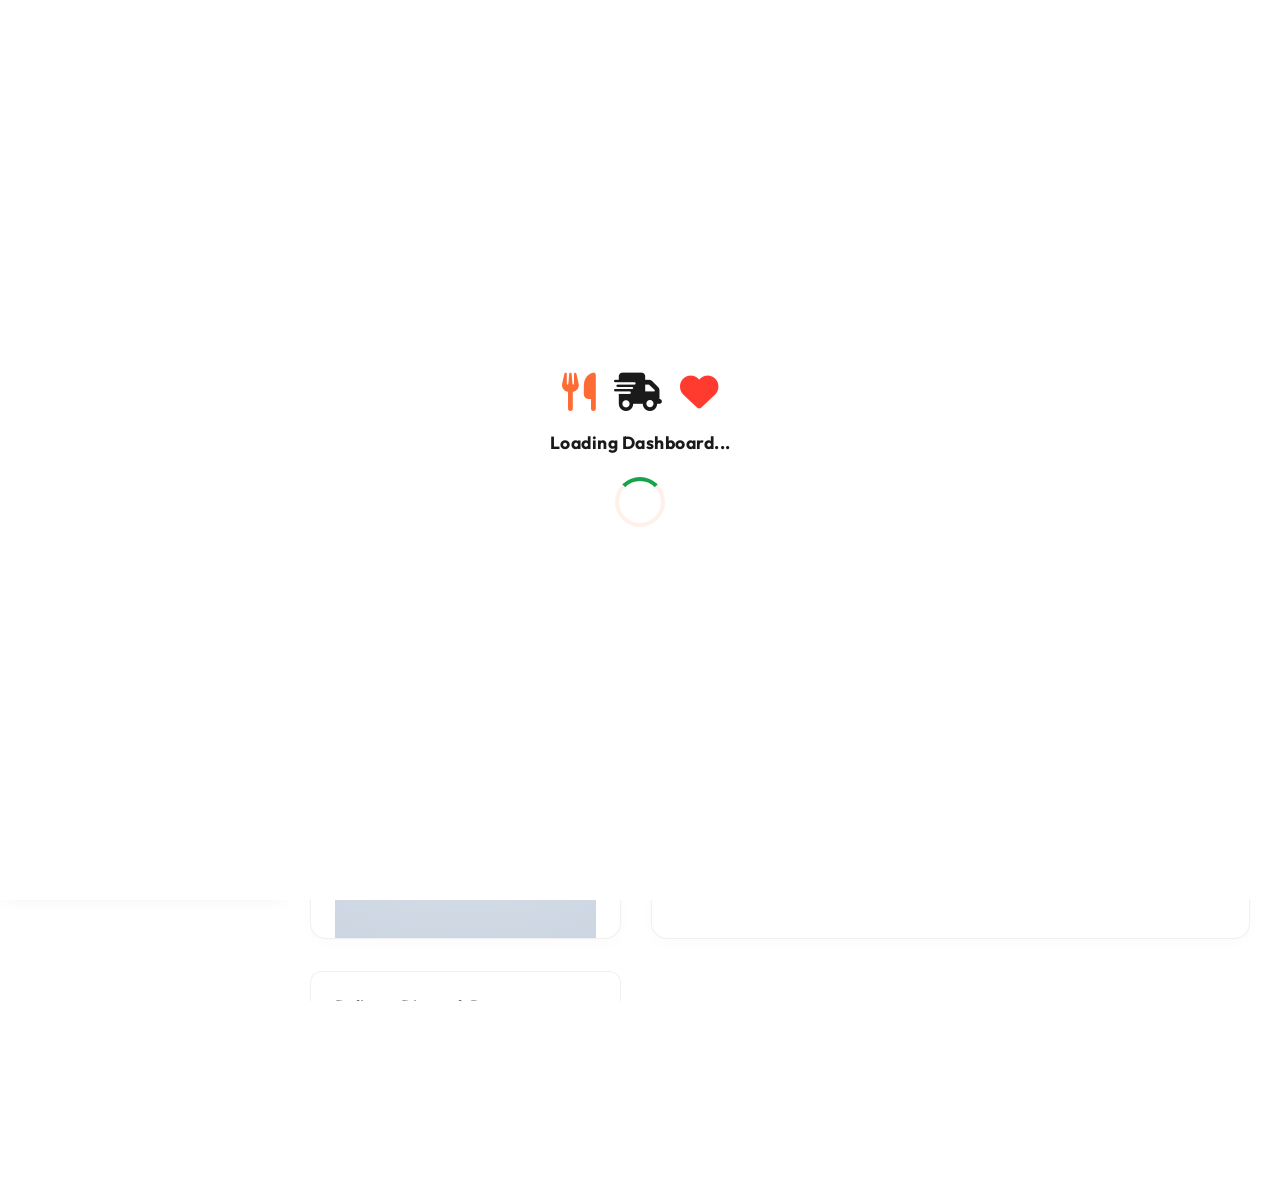
<file: delivery-dashboard.html>
<!DOCTYPE html>
<html lang="en">
<head>
    <meta charset="UTF-8">
    <meta name="viewport" content="width=device-width, initial-scale=1.0">
    <meta name="description" content="Stackly Delivery Partner Portal. View assigned courier routes, update delivery status, and track history.">
    <title>Stackly | Courier Tracking Portal</title>
    
    <!-- CSS Stylesheets -->
    <link rel="stylesheet" href="css/style.css">
    <link rel="stylesheet" href="css/dashboard.css">
    
    <!-- FontAwesome Icons -->
    <link rel="stylesheet" href="https://cdnjs.cloudflare.com/ajax/libs/font-awesome/6.4.0/css/all.min.css">
</head>
<body class="dashboard-body">

    <!-- Preloader Animation (Strict 2.5s delay inside dashboard.js) -->
    <div id="preloader">
        <div class="loader-content">
            <div style="display:flex; gap:18px; justify-content:center; align-items:center; margin-bottom:18px; font-size:2.4rem;">
                <i class="fa-solid fa-utensils" style="color:#FF6B35; animation: preloaderBounce 1.2s ease-in-out infinite;"></i>
                <i class="fa-solid fa-truck-fast" style="color:#1A1A1A; animation: preloaderBounce 1.2s ease-in-out 0.2s infinite;"></i>
                <i class="fa-solid fa-heart" style="color:#FF3B30; animation: preloaderBounce 1.2s ease-in-out 0.4s infinite;"></i>
            </div>
            <p style="font-family:'Outfit',sans-serif; font-size:1.1rem; font-weight:700; color:#1A1A1A; letter-spacing:0.5px; margin-bottom:20px;">Loading Dashboard...</p>
            <div class="loader-spinner"></div>
        </div>
    </div>
    <style>
        @keyframes preloaderBounce {
            0%, 100% { transform: translateY(0); }
            50% { transform: translateY(-12px); }
        }
    </style>

    <!-- Collapsible Sidebar Navigation -->
    <aside class="sidebar" id="sidebar">
        <div class="sidebar-header">

            <button class="sidebar-toggle-btn" id="sidebar-toggle" aria-label="Toggle Sidebar Menu">
                <i class="fa-solid fa-angles-left"></i>
            </button>
        </div>
        


        <nav class="sidebar-nav">
            <a href="admin-dashboard.html" class="sidebar-nav-link">
                <i class="fa-solid fa-chart-line"></i> <span>Admin Analytics</span>
            </a>
            <a href="orders-dashboard.html" class="sidebar-nav-link">
                <i class="fa-solid fa-receipt"></i> <span>Order Management</span>
            </a>
            <a href="delivery-dashboard.html" class="sidebar-nav-link active">
                <i class="fa-solid fa-truck-ramp-box"></i> <span>Delivery Tracking</span>
            </a>
            <a href="customer-dashboard.html" class="sidebar-nav-link">
                <i class="fa-solid fa-user-gear"></i> <span>Customer Profile</span>
            </a>
            <a href="index.html" class="sidebar-nav-link" style="border-top: 1px dashed rgba(255,255,255,0.05); border-radius: 0; padding-top: 20px; margin-top: 10px;">
                <i class="fa-solid fa-house"></i> <span>Back To Store</span>
            </a>
        </nav>

        <div class="sidebar-footer">
            <a href="index.html" class="sidebar-nav-link" id="logout-btn">
                <i class="fa-solid fa-arrow-right-from-bracket"></i> <span>Sign Out</span>
            </a>
        </div>
    </aside>

    <!-- Main Dashboard Section -->
    <main class="dashboard-main" id="dashboard-main">
        <div class="dashboard-topbar">
            <!-- Mobile Menu trigger and Title -->
            <div class="dashboard-mobile-nav">
                <button class="dashboard-hamburger" id="dashboard-hamburger" aria-label="Toggle Mobile Menu">
                    <i class="fa-solid fa-bars"></i>
                </button>
            </div>
            
            <div class="topbar-title">
                <div class="dashboard-logo-center">
                    <a href="index.html"><img src="logo.webp" alt="Stackly Logo" style="height:52px; width:auto; object-fit:contain;"></a>
                </div>
                <h2>Rider Portal</h2>
                <p>Track active assignments, optimize delivery routes, and update order statuses.</p>
            </div>
            
            <div class="topbar-actions">
                <button class="topbar-btn" id="noti-trigger" aria-label="Notifications panel">
                    <i class="fa-regular fa-bell"></i>
                    <span class="badge" id="noti-badge-count">1</span>
                </button>
            </div>
        </div>

        <div class="delivery-grid">
            <!-- Left Side: Interactive Map & status slider -->
            <div>
                <!-- Map box -->
                <div class="table-card delivery-map-card">
                    <div class="table-header">
                        <h3 class="table-title">Live Route Optimization</h3>
                    </div>
                    
                    <div class="delivery-map-placeholder" id="delivery-map-frame">
                        <!-- Simulated maps path line -->
                        <div class="fake-map-path"></div>
                        
                        <!-- Map markers -->
                        <div class="map-marker restaurant" title="Stackly Central Kitchen"><i class="fa-solid fa-store"></i></div>
                        <div class="map-marker customer" title="Customer Destination Address"><i class="fa-solid fa-location-dot"></i></div>
                        <div class="map-marker courier" id="map-rider-marker" title="Your Position"><i class="fa-solid fa-motorcycle"></i></div>
                    </div>
                </div>

                <!-- Slider status controller -->
                <div class="delivery-status-panel">
                    <h4 style="margin-bottom: 8px;">Delivery Dispatch Progress</h4>
                    <p style="color: var(--text-muted); font-size: 0.85rem;">Slide the handlebar to the right to update order dispatch tracking status.</p>
                    
                    <div class="delivery-slider-track" id="delivery-slider-track">
                        <div class="delivery-slider-handle" id="delivery-slider-handle">
                            <i class="fa-solid fa-angles-right"></i>
                        </div>
                        <span class="delivery-slider-text" id="delivery-slider-text">Slide to Accept Order</span>
                    </div>
                </div>
            </div>

            <!-- Right Side: Active Assignment Card & Completed log -->
            <div style="display: flex; flex-direction: column; gap: 30px;">
                <!-- Active assignment details -->
                <div class="table-card" style="margin-bottom: 0;">
                    <div class="table-header">
                        <h3 class="table-title">Active Delivery Order</h3>
                        <span class="status-pill pending" id="active-order-status-pill">Pending Pickup</span>
                    </div>
                    
                    <div style="display: grid; gap: 16px; margin-top: 10px;">
                        <div style="display: flex; justify-content: space-between; border-bottom: 1px dashed rgba(0,0,0,0.05); padding-bottom: 12px;">
                            <span style="font-weight: 600;">Order ID</span>
                            <span id="active-order-id" style="font-family: 'Outfit', sans-serif; font-weight: 700; color: var(--primary);">#BC-9845</span>
                        </div>
                        <div style="display: flex; justify-content: space-between; border-bottom: 1px dashed rgba(0,0,0,0.05); padding-bottom: 12px;">
                            <span style="font-weight: 600;">Pick Up From</span>
                            <span style="text-align: right; font-size: 0.9rem;">Stackly Central Kitchen<br>100 Gourmet Plaza, NY</span>
                        </div>
                        <div style="display: flex; justify-content: space-between; border-bottom: 1px dashed rgba(0,0,0,0.05); padding-bottom: 12px;">
                            <span style="font-weight: 600;">Delivery To</span>
                            <span id="active-order-customer-address" style="text-align: right; font-size: 0.9rem;">Jane Doe<br>742 Evergreen Terrace, Springfield, NY</span>
                        </div>
                        <div style="display: flex; justify-content: space-between; border-bottom: 1px dashed rgba(0,0,0,0.05); padding-bottom: 12px;">
                            <span style="font-weight: 600;">Order Content</span>
                            <span id="active-order-items" style="text-align: right; font-size: 0.85rem; color: var(--text-muted);">Cheesy Beef Burger x2, Fries x1</span>
                        </div>
                        <div style="display: flex; justify-content: space-between;">
                            <span style="font-weight: 600;">Delivery Earnings</span>
                            <span id="active-order-payout" style="font-weight: 700; color: #4CD964;">$7.50 Payout</span>
                        </div>
                    </div>
                </div>

                <!-- Completed trips table card -->
                <div class="table-card" style="margin-bottom: 0;">
                    <div class="table-header">
                        <h3 class="table-title">Recent Completed Trips</h3>
                    </div>
                    <div class="table-responsive">
                        <table class="data-table">
                            <thead>
                                <tr>
                                    <th>Order ID</th>
                                    <th>Destination</th>
                                    <th>Payout</th>
                                    <th>Time</th>
                                    <th>State</th>
                                </tr>
                            </thead>
                            <tbody>
                                <tr>
                                    <td>#BC-9840</td>
                                    <td>Central Park, NY</td>
                                    <td>$8.20</td>
                                    <td>Today, 11:30 AM</td>
                                    <td><span class="status-pill delivered">Completed</span></td>
                                </tr>
                                <tr>
                                    <td>#BC-9832</td>
                                    <td>Times Square, NY</td>
                                    <td>$6.80</td>
                                    <td>Yesterday, 02:40 PM</td>
                                    <td><span class="status-pill delivered">Completed</span></td>
                                </tr>
                            </tbody>
                        </table>
                    </div>
                </div>
            </div>
        </div>
    </main>

    <!-- Combined dashboard operations script -->
    <script src="js/dashboard.js"></script>
</body>
</html>
</file>
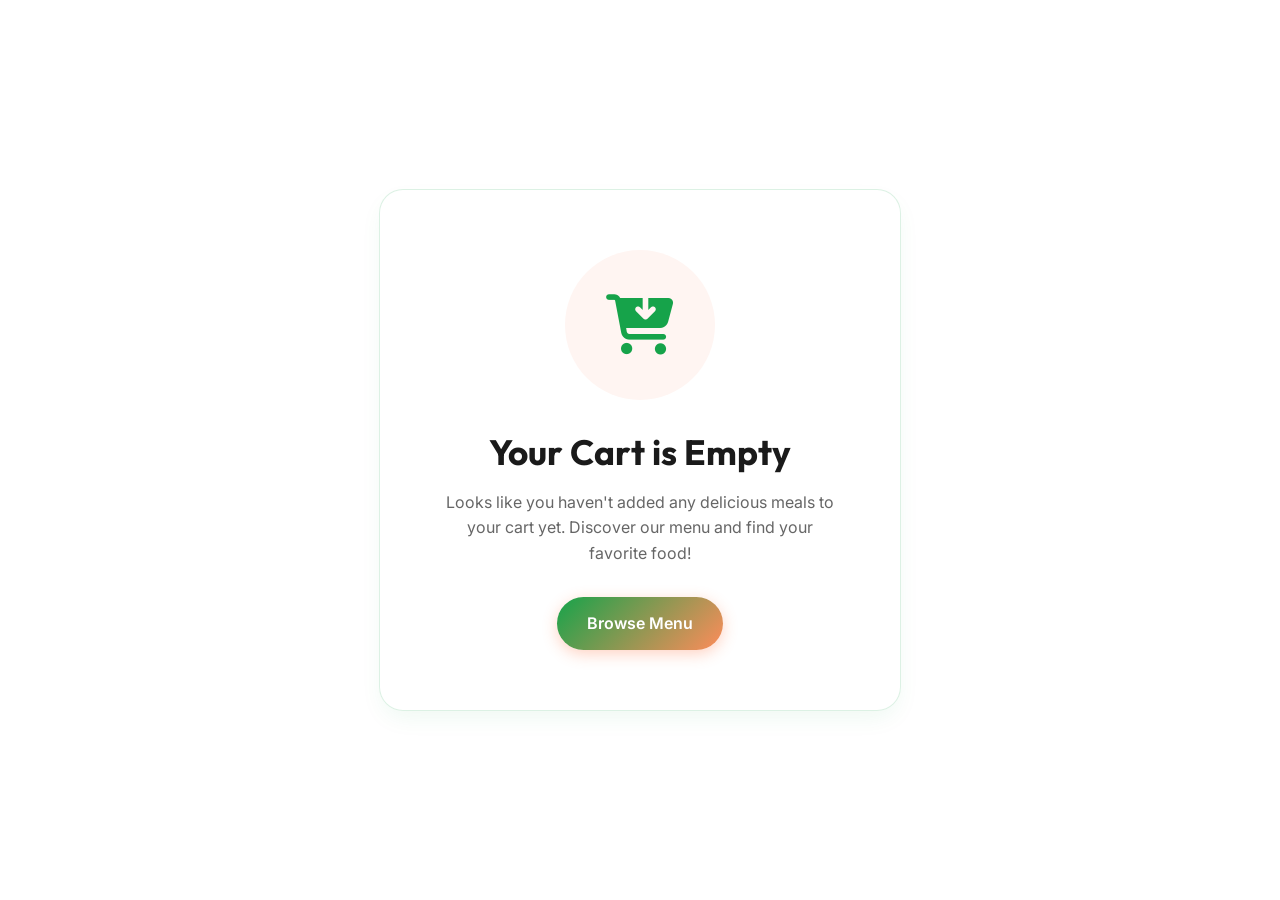
<file: empty-cart.html>
<!DOCTYPE html>
<html lang="en">
<head>
    <meta charset="UTF-8">
    <meta name="viewport" content="width=device-width, initial-scale=1.0">
    <title>Empty Cart - Stackly</title>
    <!-- Google Fonts -->
    <link href="https://fonts.googleapis.com/css2?family=Inter:wght@300;400;500;600;700&family=Outfit:wght@400;500;700;800&display=swap" rel="stylesheet">
    <!-- FontAwesome -->
    <link rel="stylesheet" href="https://cdnjs.cloudflare.com/ajax/libs/font-awesome/6.4.0/css/all.min.css">
    <!-- GSAP for advanced animations -->
    <script src="https://cdnjs.cloudflare.com/ajax/libs/gsap/3.12.2/gsap.min.js"></script>
    <!-- Custom CSS -->
    <link rel="stylesheet" href="css/style.css">
    <style>
        .empty-cart-page {
            min-height: 100vh;
            display: flex;
            align-items: center;
            justify-content: center;
            text-align: center;
            padding: 100px 20px;
            background-color: #fcfcfc;
        }
        .empty-icon-wrapper {
            width: 150px;
            height: 150px;
            background: #fff5f2;
            border-radius: 50%;
            display: flex;
            align-items: center;
            justify-content: center;
            margin: 0 auto 30px;
            color: var(--primary);
            font-size: 60px;
            animation: float 4s ease-in-out infinite;
        }
        @keyframes float {
            0%, 100% { transform: translateY(0); }
            50% { transform: translateY(-15px); }
        }
        .empty-title {
            font-family: 'Outfit', sans-serif;
            font-size: 2.2rem;
            color: var(--secondary);
            margin-bottom: 16px;
        }
        .empty-desc {
            color: var(--text-muted);
            margin-bottom: 30px;
            max-width: 400px;
            margin-left: auto;
            margin-right: auto;
        }
    </style>
</head>
<body>

    <section class="empty-cart-page">
        <div class="empty-content glass-card" style="padding: 60px; border-radius: var(--border-radius-lg);">
            <div class="empty-icon-wrapper">
                <i class="fa-solid fa-cart-arrow-down"></i>
            </div>
            <h1 class="empty-title">Your Cart is Empty</h1>
            <p class="empty-desc">Looks like you haven't added any delicious meals to your cart yet. Discover our menu and find your favorite food!</p>
            <a href="menu.html" class="btn btn-primary btn-lg">Browse Menu</a>
        </div>
    </section>

    <script src="js/main.js"></script>
</body>
</html>
</file>
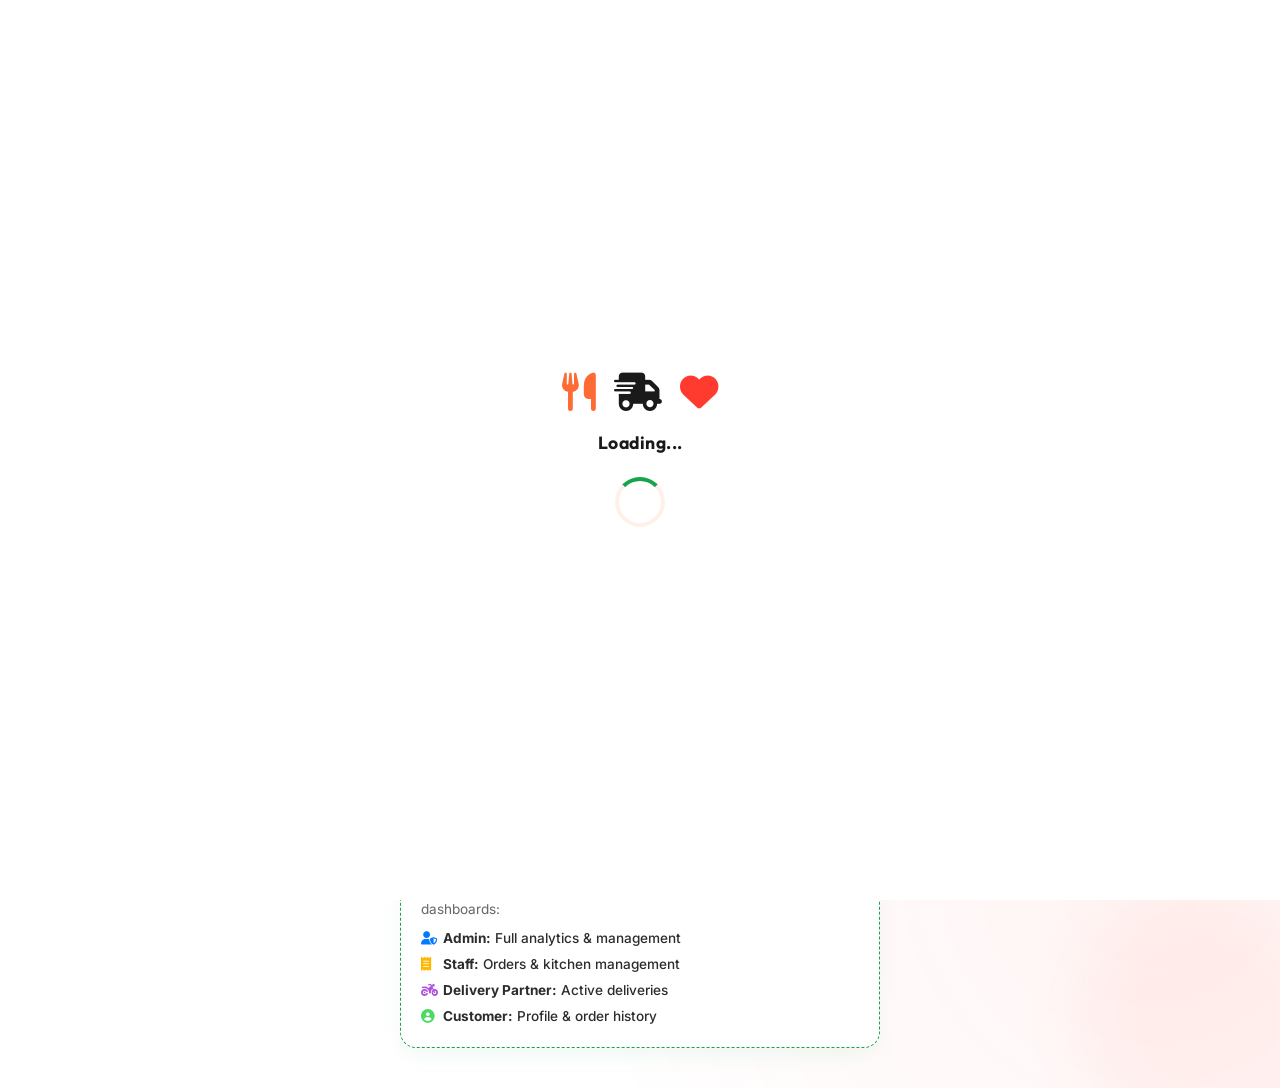
<file: login.html>
<!DOCTYPE html>
<html lang="en">
<head>
    <meta charset="UTF-8">
    <meta name="viewport" content="width=device-width, initial-scale=1.0">
    <meta name="description" content="Sign in to your Stackly account. Access your profile, track active deliveries, and manage orders.">
    <title>Stackly | Login to Your Account</title>
    
    <!-- CSS Stylesheets -->
    <link rel="stylesheet" href="css/style.css">
    <link rel="stylesheet" href="css/auth.css">
    
    <!-- FontAwesome Icons -->
    <link rel="stylesheet" href="https://cdnjs.cloudflare.com/ajax/libs/font-awesome/6.4.0/css/all.min.css">
</head>
<body>

    <!-- Preloader Animation -->
    <div id="preloader">
        <div class="loader-content">
            <div style="display:flex; gap:18px; justify-content:center; align-items:center; margin-bottom:18px; font-size:2.4rem;">
                <i class="fa-solid fa-utensils" style="color:#FF6B35; animation: preloaderBounce 1.2s ease-in-out infinite;"></i>
                <i class="fa-solid fa-truck-fast" style="color:#1A1A1A; animation: preloaderBounce 1.2s ease-in-out 0.2s infinite;"></i>
                <i class="fa-solid fa-heart" style="color:#FF3B30; animation: preloaderBounce 1.2s ease-in-out 0.4s infinite;"></i>
            </div>
            <p style="font-family:'Outfit',sans-serif; font-size:1.1rem; font-weight:700; color:#1A1A1A; letter-spacing:0.5px; margin-bottom:20px;">Loading...</p>
            <div class="loader-spinner"></div>
        </div>
    </div>
    <style>
        body.loading { overflow: hidden; }
        @keyframes preloaderBounce {
            0%, 100% { transform: translateY(0); }
            50% { transform: translateY(-12px); }
        }
    </style>



    <!-- Auth Background Shapes -->
    <div class="auth-wrapper">
        <div class="auth-shape auth-shape-1"></div>
        <div class="auth-shape auth-shape-2"></div>

        <div class="auth-container">
            <div class="auth-card">
                <!-- Logo Image -->
                <a href="index.html" class="auth-logo">
                    <img src="logo.webp" alt="Stackly Logo" class="auth-logo-img">
                </a>
                <p class="auth-tagline">Satisfying your cravings since 2011</p>

                <h2 class="auth-title">Welcome Back!</h2>

                <!-- Main Login Form -->
                <form id="login-form">
                    <div class="auth-input-group">
                        <input type="email" class="auth-input" id="login-email" placeholder="Email Address" required autocomplete="email">
                        <i class="fa-regular fa-envelope"></i>
                    </div>
                    
                    <div class="auth-input-group" style="margin-bottom: 16px;">
                        <input type="password" class="auth-input" id="login-password" placeholder="Password" required autocomplete="current-password">
                        <i class="fa-solid fa-lock"></i>
                        <button type="button" id="toggle-password" style="position: absolute; right: 20px; top: 50%; transform: translateY(-50%); color: #999999;" aria-label="Toggle Password Visibility">
                            <i class="fa-regular fa-eye"></i>
                        </button>
                    </div>

                    <!-- Role Dropdown -->
                    <div class="auth-input-group" style="margin-bottom: 16px;">
                        <select class="auth-input auth-select" id="login-role" required>
                            <option value="" disabled selected>Select Your Role</option>
                            <option value="Customer">🛒 Customer</option>
                            <option value="Admin">🛡️ Admin</option>
                            <option value="Staff">📋 Staff / Kitchen</option>
                            <option value="Delivery Partner">🏍️ Delivery Partner</option>
                        </select>
                        <i class="fa-solid fa-user-tag"></i>
                    </div>

                    <div class="auth-helper-row">
                        <label class="auth-checkbox-label">
                            <input type="checkbox" id="login-remember"> Remember Me
                        </label>
                        <a href="404.html" class="forgot-link">Forgot Password?</a>
                    </div>

                    <button type="submit" class="auth-btn" id="login-btn">
                        Sign In <i class="fa-solid fa-arrow-right-to-bracket"></i>
                    </button>
                </form>

                <div class="auth-divider">Or Sign In With</div>

                <!-- Social Logins -->
                <div class="social-login-grid">
                    <a href="404.html" class="social-login-btn google" id="btn-google-login" aria-label="Sign in with Google">
                        <i class="fa-brands fa-google"></i>
                    </a>
                    <a href="404.html" class="social-login-btn facebook" id="btn-facebook-login" aria-label="Sign in with Facebook">
                        <i class="fa-brands fa-facebook-f"></i>
                    </a>
                    <a href="404.html" class="social-login-btn apple" id="btn-apple-login" aria-label="Sign in with Apple">
                        <i class="fa-brands fa-apple"></i>
                    </a>
                </div>

                <p class="auth-switch-prompt">
                    New to Stackly? <a href="signup.html">Create an account</a>
                </p>
                <a href="index.html" class="auth-switch-prompt" style="display: inline-flex; align-items: center; gap: 6px; margin-top: 10px; font-weight: 600; color: var(--primary); text-decoration: none; transition: opacity 0.3s;">
                    <i class="fa-solid fa-arrow-left"></i> Back To Home
                </a>
            </div>

            <!-- Dashboard Testing Cheat Sheet -->
            <div class="glass-card" style="margin-top: 24px; padding: 20px; font-size: 0.85rem; border-radius: 16px; border: 1px dashed var(--primary); background: rgba(255, 255, 255, 0.9);">
                <h4 style="color: var(--primary); margin-bottom: 8px; font-size: 0.95rem; text-align: left;"><i class="fa-solid fa-flask"></i> Testing Dashboards</h4>
                <p style="color: var(--text-muted); margin-bottom: 8px; text-align: left;">Select a role above and use <strong>any password</strong> to test different dashboards:</p>
                <ul style="text-align: left; display: grid; gap: 4px; color: var(--text-main); font-weight: 500;">
                    <li><i class="fa-solid fa-user-shield" style="color: #007AFF; width: 18px;"></i> <strong>Admin:</strong> Full analytics &amp; management</li>
                    <li><i class="fa-solid fa-receipt" style="color: #FFB800; width: 18px;"></i> <strong>Staff:</strong> Orders &amp; kitchen management</li>
                    <li><i class="fa-solid fa-motorcycle" style="color: #AF52DE; width: 18px;"></i> <strong>Delivery Partner:</strong> Active deliveries</li>
                    <li><i class="fa-solid fa-circle-user" style="color: #4CD964; width: 18px;"></i> <strong>Customer:</strong> Profile &amp; order history</li>
                </ul>
            </div>
        </div>
    </div>

    <!-- JS Scripts -->
    <script src="js/auth.js"></script>
</body>
</html>
</file>
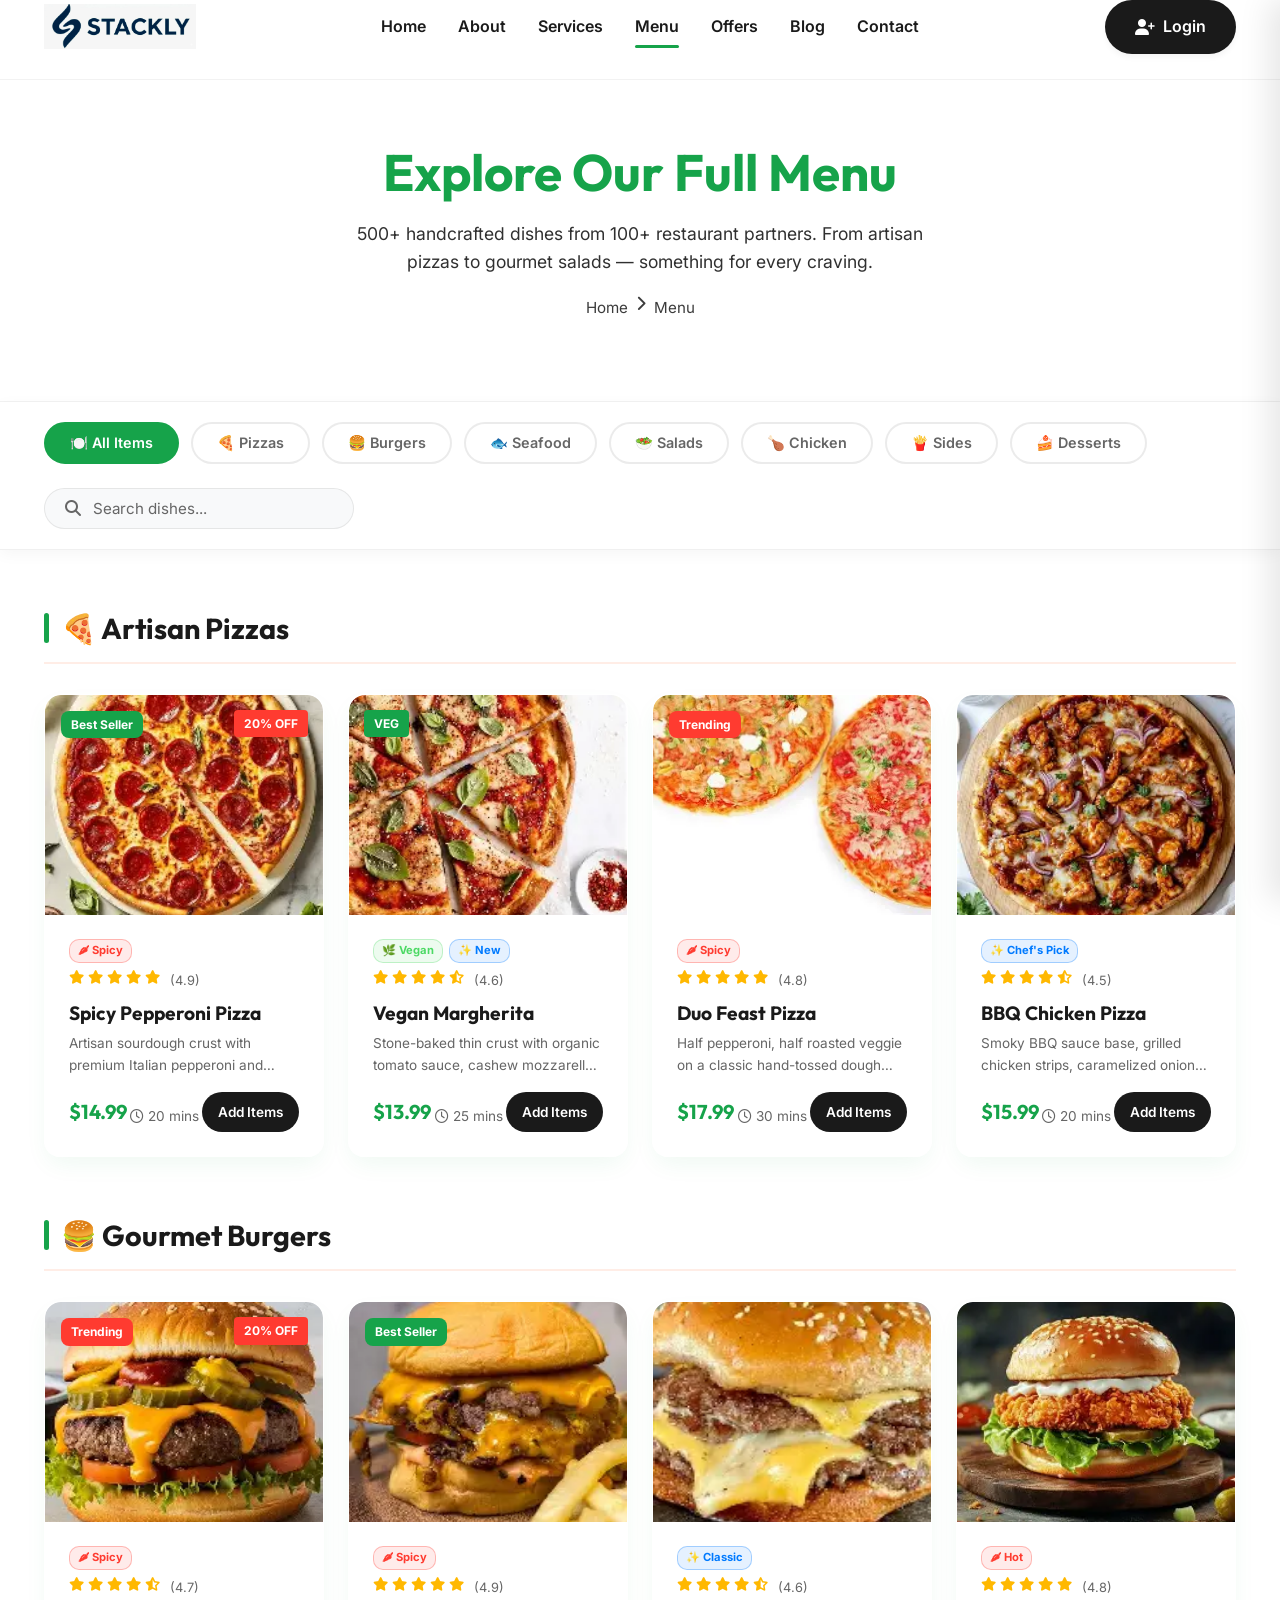
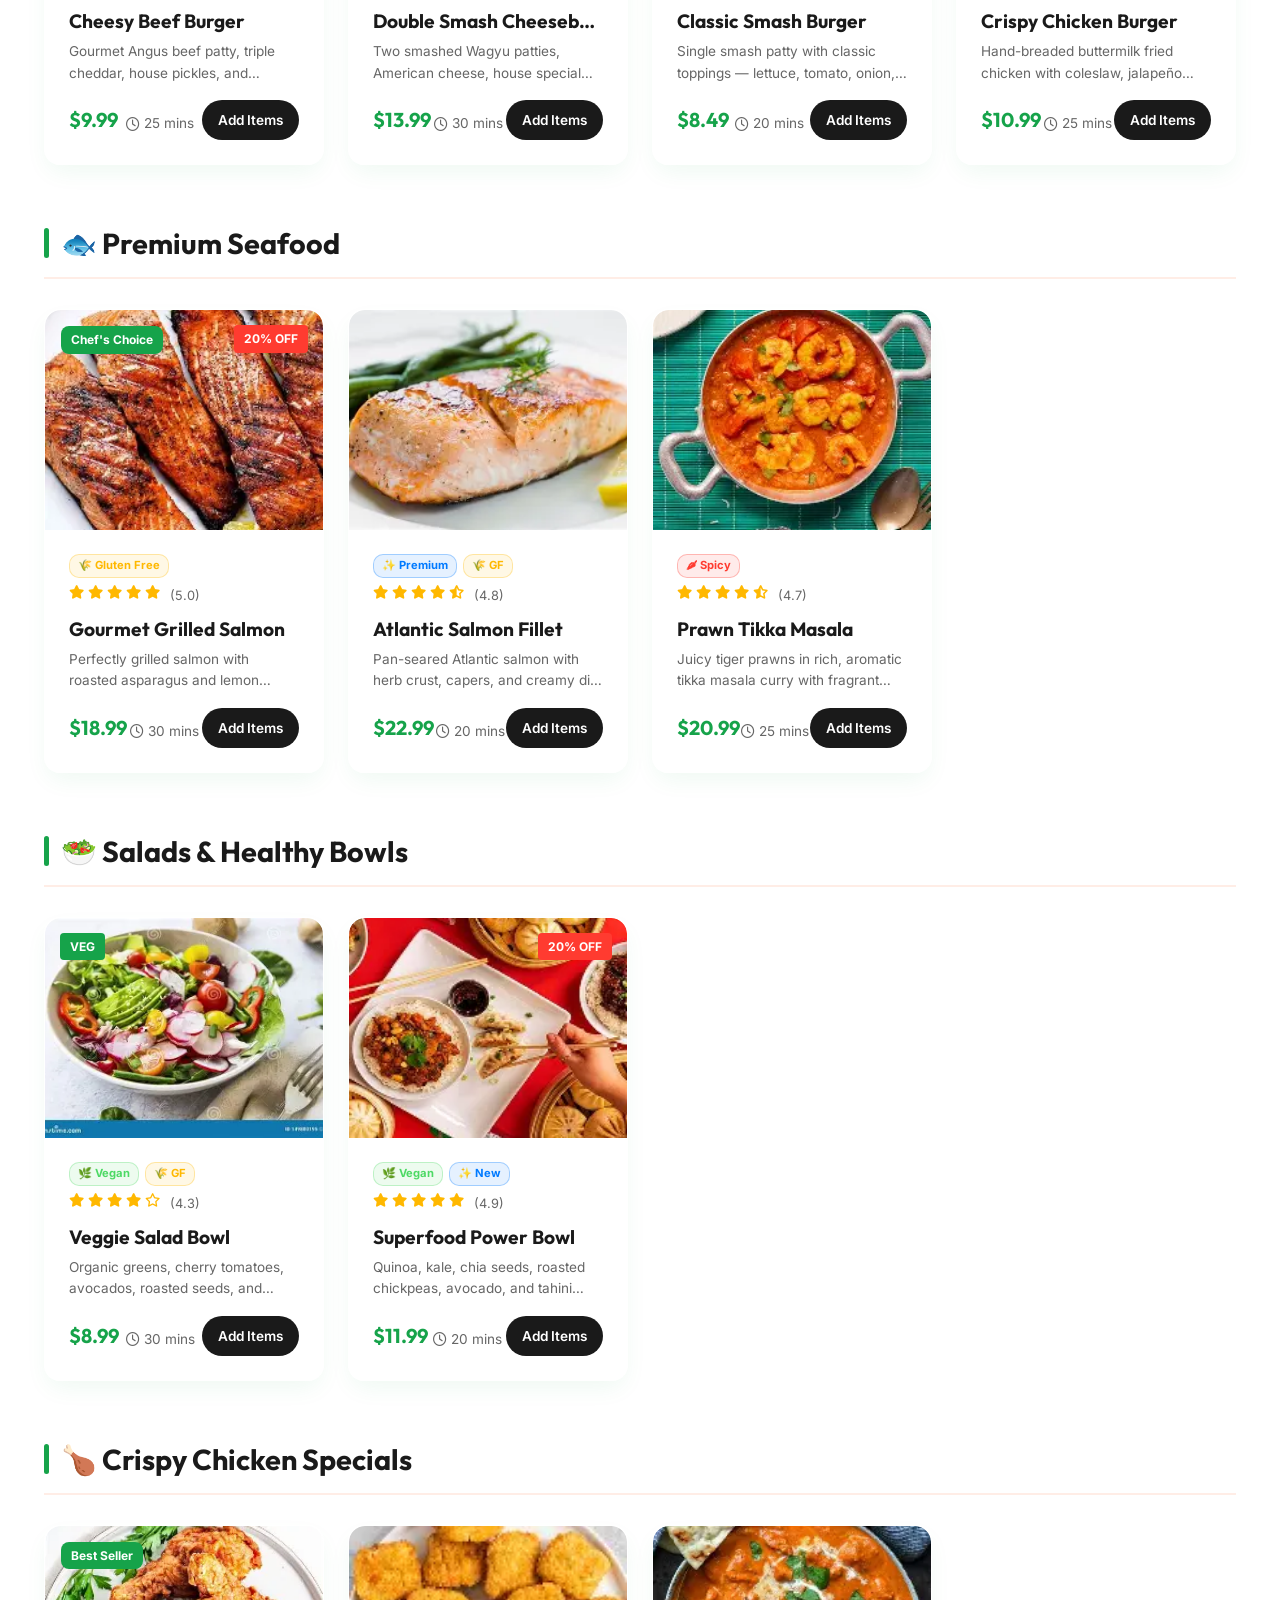
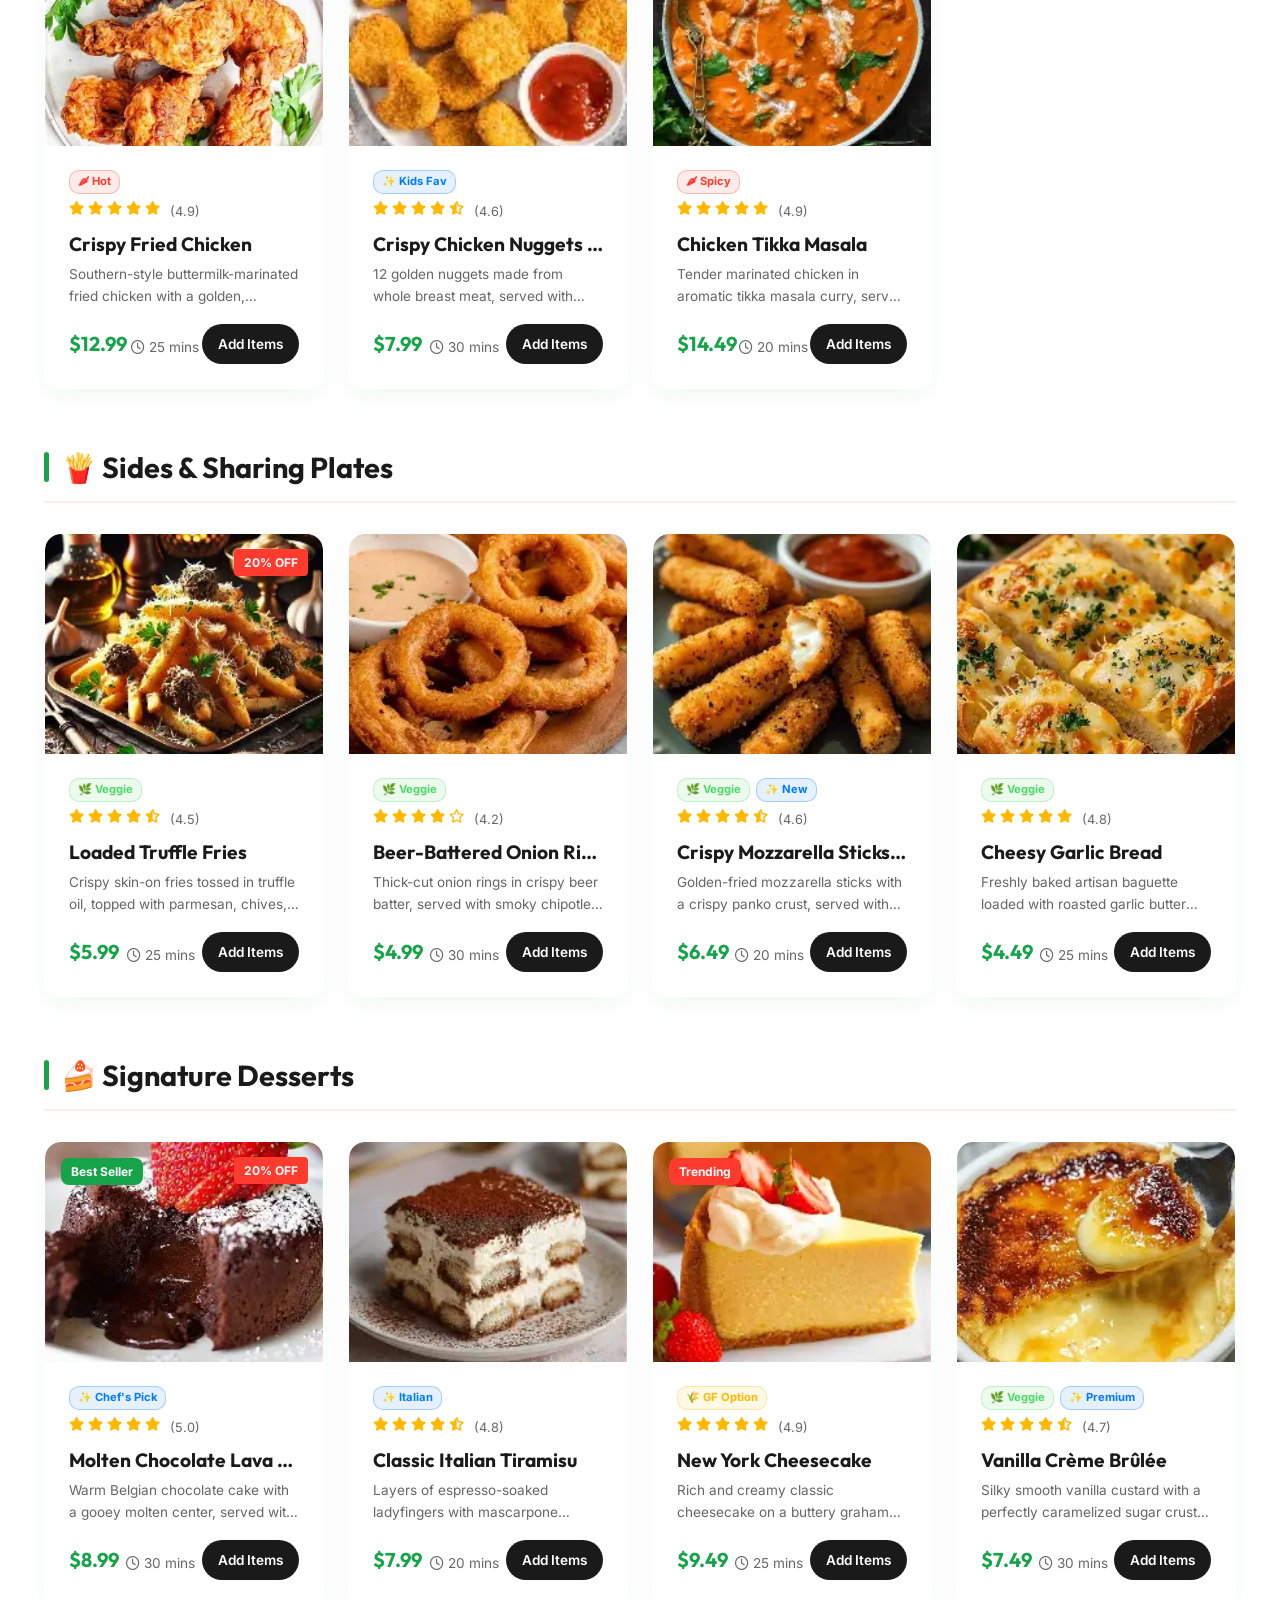
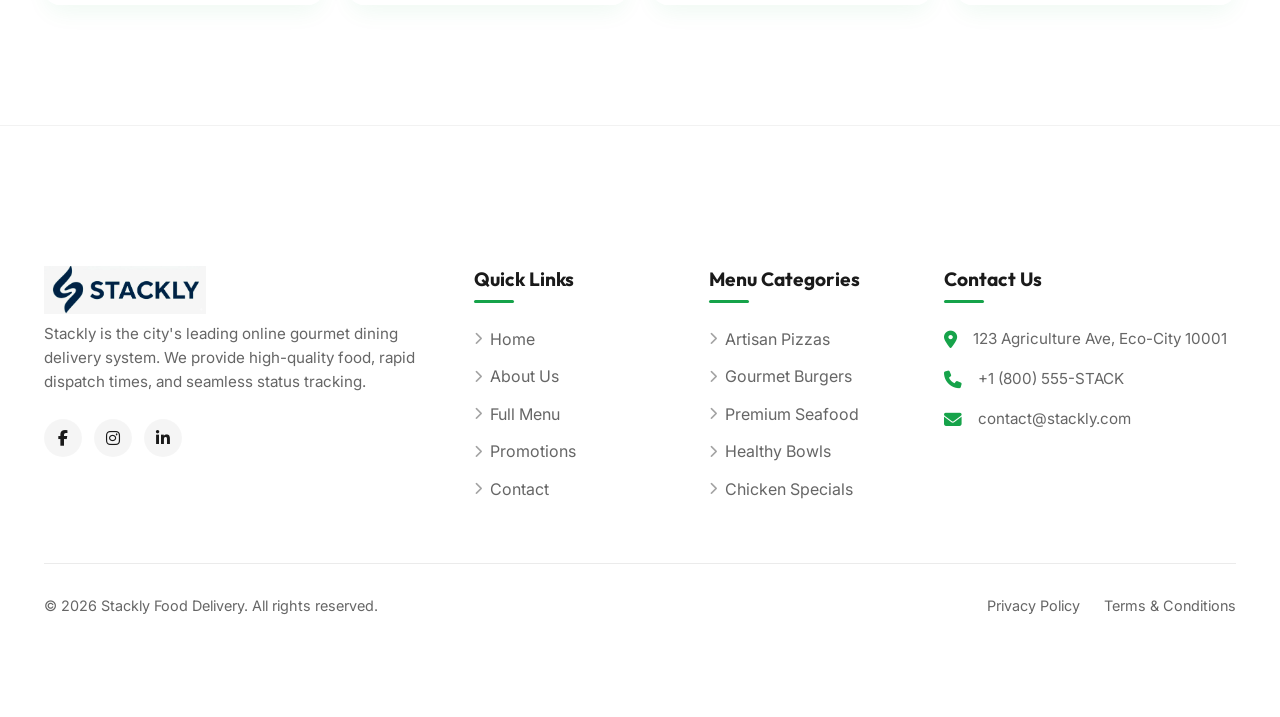
<file: menu.html>
<!DOCTYPE html>
<html lang="en">
<head>
    <meta charset="UTF-8">
    <meta name="viewport" content="width=device-width, initial-scale=1.0">
    <meta name="description" content="Browse Stackly's full menu - pizzas, burgers, grilled seafood, salads, desserts and more. Order online for fast delivery in 28 minutes.">
    <title>Stackly | Full Menu - 500+ Dishes</title>
    <link rel="stylesheet" href="css/style.css">
    <link rel="stylesheet" href="https://cdnjs.cloudflare.com/ajax/libs/font-awesome/6.4.0/css/all.min.css">
    <style>
        .page-hero { background: linear-gradient(135deg, #FF6B35 0%, #e05621 100%); padding: calc(var(--header-height) + 60px) 0 80px; text-align: center; color: #fff; position: relative; overflow: hidden; }
        .page-hero-title { font-size: 3.2rem; color: #fff; margin-bottom: 16px; }
        .page-hero-breadcrumb { display: flex; justify-content: center; gap: 8px; font-size: 0.95rem; opacity: 0.85; }
        .page-hero-breadcrumb a { color: #fff; }

        /* Category Filter Tabs */
        .menu-filter-bar { background: #fff; border-bottom: 1px solid rgba(0,0,0,0.06); padding: 20px 0; position: sticky; top: var(--header-height); z-index: 100; box-shadow: 0 4px 15px rgba(0,0,0,0.04); }
        .filter-tabs { display: flex; gap: 12px; overflow-x: auto; padding-bottom: 4px; scrollbar-width: none; }
        .filter-tabs::-webkit-scrollbar { display: none; }
        .filter-tab { padding: 10px 24px; border-radius: 50px; border: 2px solid rgba(0,0,0,0.08); font-weight: 600; font-size: 0.9rem; white-space: nowrap; cursor: pointer; transition: all 0.3s ease; background: #fff; color: var(--text-muted); }
        .filter-tab:hover, .filter-tab.active { background: var(--primary); color: #fff; border-color: var(--primary); }

        /* Search Bar in menu */
        .menu-search { display: flex; align-items: center; gap: 12px; background: #F8F9FA; border: 1.5px solid rgba(0,0,0,0.08); border-radius: 50px; padding: 10px 20px; max-width: 400px; }
        .menu-search input { flex: 1; background: none; font-size: 0.95rem; }
        .menu-search input::placeholder { color: var(--text-muted); }
        .menu-search i { color: var(--text-muted); }

        /* Full Menu Grid */
        .full-menu-grid { display: grid; grid-template-columns: repeat(4, 1fr); gap: 24px; }

        /* Menu Section Title */
        .menu-category-title { font-size: 1.8rem; margin-bottom: 8px; padding-bottom: 16px; border-bottom: 2px solid rgba(255,107,53,0.12); display: flex; align-items: center; gap: 12px; }
        .menu-category-title::before { content: ''; display: block; width: 5px; height: 30px; background: var(--primary); border-radius: 5px; }

        /* Special Dietary Tags */
        .dietary-tag { display: inline-flex; align-items: center; gap: 4px; font-size: 0.7rem; font-weight: 700; padding: 2px 8px; border-radius: 10px; }
        .tag-veg { background: rgba(76,217,100,0.1); color: #4CD964; border: 1px solid rgba(76,217,100,0.3); }
        .tag-spicy { background: rgba(255,59,48,0.1); color: #FF3B30; border: 1px solid rgba(255,59,48,0.3); }
        .tag-new { background: rgba(0,122,255,0.1); color: #007AFF; border: 1px solid rgba(0,122,255,0.3); }
        .tag-gluten { background: rgba(255,184,0,0.1); color: #FFB800; border: 1px solid rgba(255,184,0,0.3); }

        @media (max-width: 1200px) { .full-menu-grid { grid-template-columns: repeat(3, 1fr); } }
        @media (max-width: 768px) { .full-menu-grid { grid-template-columns: repeat(2, 1fr); } .page-hero-title { font-size: 2.2rem; } }
        @media (max-width: 480px) { .full-menu-grid { grid-template-columns: 1fr; } }
    </style>
</head>
<body>

    <!-- Preloader -->
    <div id="preloader">
        <div class="loader-content">
            <div style="display:flex; gap:18px; justify-content:center; align-items:center; margin-bottom:18px; font-size:2.4rem;">
                <i class="fa-solid fa-utensils" style="color:#FF6B35; animation: preloaderBounce 1.2s ease-in-out infinite;"></i>
                <i class="fa-solid fa-truck-fast" style="color:#1A1A1A; animation: preloaderBounce 1.2s ease-in-out 0.2s infinite;"></i>
                <i class="fa-solid fa-heart" style="color:#FF3B30; animation: preloaderBounce 1.2s ease-in-out 0.4s infinite;"></i>
            </div>
            <p style="font-family:'Outfit',sans-serif; font-size:1.1rem; font-weight:700; color:#1A1A1A; letter-spacing:0.5px; margin-bottom:20px;">Delivering Happiness to Your Doorstep</p>
            <div class="loader-spinner"></div>
        </div>
    </div>

    <!-- Scroll Progress -->
    <div id="scroll-progress"></div>

    <!-- Cart Drawer -->
    <div class="cart-drawer" id="cart-drawer">
        <div class="cart-header">
            <h3>Your Basket</h3>
            <button class="close-cart" id="close-cart"><i class="fa-solid fa-xmark"></i></button>
        </div>
        <div class="cart-items-container" id="cart-items-list">
            <div class="cart-empty-msg">
                <i class="fa-solid fa-cart-shopping"></i>
                <p>Your basket is empty.<br>Start adding delicious food!</p>
            </div>
        </div>
        <div class="cart-footer">
            <div class="cart-subtotal"><span>Subtotal:</span><span id="cart-subtotal-val">$0.00</span></div>
            <div class="cart-actions">
                <a href="login.html?redirect=checkout" class="btn btn-primary" style="width:100%; text-align:center;">Proceed to Checkout</a>
                <button class="btn btn-outline" id="clear-cart-btn" style="width:100%;">Clear All Items</button>
            </div>
        </div>
    </div>
    <div class="cart-overlay" id="cart-overlay"></div>

    <!-- Header -->
    <header class="header" id="header">
        <div class="container">
            <a href="index.html" class="logo"><img src="logo.webp" alt="Stackly Logo" class="logo-img"></a>
            <nav class="nav-menu" id="nav-menu">
                <a href="index.html" class="nav-link">Home</a>
                <a href="about.html" class="nav-link">About</a>
                <a href="services.html" class="nav-link">Services</a>
                <a href="menu.html" class="nav-link active">Menu</a>
                <a href="offers.html" class="nav-link">Offers</a>
                <a href="blog.html" class="nav-link">Blog</a>
                <a href="contact.html" class="nav-link">Contact</a>
            </nav>
            <div class="nav-actions">
                <a href="login.html" class="btn btn-secondary"><i class="fa-solid fa-user-plus"></i> Login</a>
                <div class="nav-toggle" id="nav-toggle"><span></span><span></span><span></span></div>
            </div>
        </div>
    </header>

    <!-- Page Hero -->
    <section class="page-hero">
        <div class="container" style="position: relative; z-index: 2;">
            <h1 class="page-hero-title">Explore Our Full Menu</h1>
            <p style="font-size: 1.1rem; opacity: 0.9; max-width: 600px; margin: 0 auto 20px;">500+ handcrafted dishes from 100+ restaurant partners. From artisan pizzas to gourmet salads — something for every craving.</p>
            <div class="page-hero-breadcrumb">
                <a href="index.html">Home</a><i class="fa-solid fa-chevron-right"></i><span>Menu</span>
            </div>
        </div>
    </section>

    <!-- Filter Bar -->
    <div class="menu-filter-bar">
        <div class="container">
            <div style="display: flex; align-items: center; justify-content: space-between; gap: 20px; flex-wrap: wrap;">
                <div class="filter-tabs" id="filter-tabs">
                    <button class="filter-tab active" data-cat="all">🍽️ All Items</button>
                    <button class="filter-tab" data-cat="pizza">🍕 Pizzas</button>
                    <button class="filter-tab" data-cat="burger">🍔 Burgers</button>
                    <button class="filter-tab" data-cat="seafood">🐟 Seafood</button>
                    <button class="filter-tab" data-cat="salad">🥗 Salads</button>
                    <button class="filter-tab" data-cat="chicken">🍗 Chicken</button>
                    <button class="filter-tab" data-cat="sides">🍟 Sides</button>
                    <button class="filter-tab" data-cat="dessert">🍰 Desserts</button>
                </div>
                <div class="menu-search">
                    <i class="fa-solid fa-magnifying-glass"></i>
                    <input type="text" placeholder="Search dishes..." id="menu-search-input">
                </div>
            </div>
        </div>
    </div>

    <main style="padding: 60px 0;">
        <div class="container">

            <!-- Pizzas -->
            <div class="menu-section" id="section-pizza" style="margin-bottom: 60px;">
                <h2 class="menu-category-title">🍕 Artisan Pizzas</h2>
                <div class="full-menu-grid" style="margin-top: 30px;">
                    <div class="menu-card glass-card reveal" data-category="pizza">
                        <div class="menu-img-box"><span class="menu-badge">Best Seller</span><img src="image/Spicy-Pepperoni-Pizza.webp" alt="Spicy Pepperoni Pizza"></div>
                        <div class="menu-card-body">
                            <div style="display: flex; gap: 6px; margin-bottom: 8px;"><span class="dietary-tag tag-spicy">🌶 Spicy</span></div>
                            <div class="menu-rating"><i class="fa-solid fa-star"></i><i class="fa-solid fa-star"></i><i class="fa-solid fa-star"></i><i class="fa-solid fa-star"></i><i class="fa-solid fa-star"></i><span style="color: var(--text-muted); font-size: 0.8rem; margin-left: 6px;">(4.9)</span></div>
                            <h3 class="menu-title">Spicy Pepperoni Pizza</h3>
                            <p class="menu-desc">Artisan sourdough crust with premium Italian pepperoni and melted spicy mozzarella.</p>
                            <div class="menu-footer"><span class="menu-price">$14.99</span><button class="add-to-cart-btn" data-id="p1" data-name="Spicy Pepperoni Pizza" data-price="14.99" data-img="image/Spicy Pepperoni Pizza.webp">Add Items</button></div>
                        </div>
                    </div>
                    <div class="menu-card glass-card reveal" data-category="pizza" style="transition-delay:0.1s;">
                        <div class="menu-img-box"><span class="food-badge badge-veg">Veg</span><img src="image/Vegan-Margherita.webp" alt="Vegan Margherita"></div>
                        <div class="menu-card-body">
                            <div style="display: flex; gap: 6px; margin-bottom: 8px;"><span class="dietary-tag tag-veg">🌿 Vegan</span><span class="dietary-tag tag-new">✨ New</span></div>
                            <div class="menu-rating"><i class="fa-solid fa-star"></i><i class="fa-solid fa-star"></i><i class="fa-solid fa-star"></i><i class="fa-solid fa-star"></i><i class="fa-solid fa-star-half-stroke"></i><span style="color: var(--text-muted); font-size: 0.8rem; margin-left: 6px;">(4.6)</span></div>
                            <h3 class="menu-title">Vegan Margherita</h3>
                            <p class="menu-desc">Stone-baked thin crust with organic tomato sauce, cashew mozzarella, and fresh basil.</p>
                            <div class="menu-footer"><span class="menu-price">$13.99</span><button class="add-to-cart-btn" data-id="p2" data-name="Vegan Margherita" data-price="13.99" data-img="image/Vegan Margherita.webp">Add Items</button></div>
                        </div>
                    </div>
                    <div class="menu-card glass-card reveal" data-category="pizza" style="transition-delay:0.2s;">
                        <div class="menu-img-box"><span class="menu-badge" style="background: var(--accent);">Trending</span><img src="image/Tasty-Pizza-Duo.webp" alt="Tasty Pizza Duo"></div>
                        <div class="menu-card-body">
                            <div style="display: flex; gap: 6px; margin-bottom: 8px;"><span class="dietary-tag tag-spicy">🌶 Spicy</span></div>
                            <div class="menu-rating"><i class="fa-solid fa-star"></i><i class="fa-solid fa-star"></i><i class="fa-solid fa-star"></i><i class="fa-solid fa-star"></i><i class="fa-solid fa-star"></i><span style="color: var(--text-muted); font-size: 0.8rem; margin-left: 6px;">(4.8)</span></div>
                            <h3 class="menu-title">Duo Feast Pizza</h3>
                            <p class="menu-desc">Half pepperoni, half roasted veggie on a classic hand-tossed dough with garlic butter crust.</p>
                            <div class="menu-footer"><span class="menu-price">$17.99</span><button class="add-to-cart-btn" data-id="p3" data-name="Duo Feast Pizza" data-price="17.99" data-img="image/Tasty Pizza Duo.webp">Add Items</button></div>
                        </div>
                    </div>
                    <div class="menu-card glass-card reveal" data-category="pizza" style="transition-delay:0.3s;">
                        <div class="menu-img-box"><img src="image/bbq chicken pizza.webp" alt="BBQ Chicken Pizza"></div>
                        <div class="menu-card-body">
                            <div style="display: flex; gap: 6px; margin-bottom: 8px;"><span class="dietary-tag tag-new">✨ Chef's Pick</span></div>
                            <div class="menu-rating"><i class="fa-solid fa-star"></i><i class="fa-solid fa-star"></i><i class="fa-solid fa-star"></i><i class="fa-solid fa-star"></i><i class="fa-solid fa-star-half-stroke"></i><span style="color: var(--text-muted); font-size: 0.8rem; margin-left: 6px;">(4.5)</span></div>
                            <h3 class="menu-title">BBQ Chicken Pizza</h3>
                            <p class="menu-desc">Smoky BBQ sauce base, grilled chicken strips, caramelized onions, and smoked cheddar.</p>
                            <div class="menu-footer"><span class="menu-price">$15.99</span><button class="add-to-cart-btn" data-id="p4" data-name="BBQ Chicken Pizza" data-price="15.99" data-img="image/1a.webp">Add Items</button></div>
                        </div>
                    </div>
                </div>
            </div>

            <!-- Burgers -->
            <div class="menu-section" id="section-burger" style="margin-bottom: 60px;">
                <h2 class="menu-category-title">🍔 Gourmet Burgers</h2>
                <div class="full-menu-grid" style="margin-top: 30px;">
                    <div class="menu-card glass-card reveal" data-category="burger">
                        <div class="menu-img-box"><span class="menu-badge" style="background: var(--accent);">Trending</span><img src="image/Cheesy-Beef-Burger.webp" alt="Cheesy Beef Burger"></div>
                        <div class="menu-card-body">
                            <div style="display: flex; gap: 6px; margin-bottom: 8px;"><span class="dietary-tag tag-spicy">🌶 Spicy</span></div>
                            <div class="menu-rating"><i class="fa-solid fa-star"></i><i class="fa-solid fa-star"></i><i class="fa-solid fa-star"></i><i class="fa-solid fa-star"></i><i class="fa-solid fa-star-half-stroke"></i><span style="color: var(--text-muted); font-size: 0.8rem; margin-left: 6px;">(4.7)</span></div>
                            <h3 class="menu-title">Cheesy Beef Burger</h3>
                            <p class="menu-desc">Gourmet Angus beef patty, triple cheddar, house pickles, and caramelized craft burger sauce.</p>
                            <div class="menu-footer"><span class="menu-price">$9.99</span><button class="add-to-cart-btn" data-id="b1" data-name="Cheesy Beef Burger" data-price="9.99" data-img="image/Cheesy Beef Burger.webp">Add Items</button></div>
                        </div>
                    </div>
                    <div class="menu-card glass-card reveal" data-category="burger" style="transition-delay:0.1s;">
                        <div class="menu-img-box"><span class="menu-badge">Best Seller</span><img src="image/Double-Cheeseburger.webp" alt="Double Smash Cheeseburger"></div>
                        <div class="menu-card-body">
                            <div style="display: flex; gap: 6px; margin-bottom: 8px;"><span class="dietary-tag tag-spicy">🌶 Spicy</span></div>
                            <div class="menu-rating"><i class="fa-solid fa-star"></i><i class="fa-solid fa-star"></i><i class="fa-solid fa-star"></i><i class="fa-solid fa-star"></i><i class="fa-solid fa-star"></i><span style="color: var(--text-muted); font-size: 0.8rem; margin-left: 6px;">(4.9)</span></div>
                            <h3 class="menu-title">Double Smash Cheeseburger</h3>
                            <p class="menu-desc">Two smashed Wagyu patties, American cheese, house special sauce on a toasted brioche bun.</p>
                            <div class="menu-footer"><span class="menu-price">$13.99</span><button class="add-to-cart-btn" data-id="b2" data-name="Double Smash Cheeseburger" data-price="13.99" data-img="image/Double Cheeseburger.webp">Add Items</button></div>
                        </div>
                    </div>
                    <div class="menu-card glass-card reveal" data-category="burger" style="transition-delay:0.2s;">
                        <div class="menu-img-box"><img src="image/smash-burgur.webp" alt="Classic Smash Burger"></div>
                        <div class="menu-card-body">
                            <div style="display: flex; gap: 6px; margin-bottom: 8px;"><span class="dietary-tag tag-new">✨ Classic</span></div>
                            <div class="menu-rating"><i class="fa-solid fa-star"></i><i class="fa-solid fa-star"></i><i class="fa-solid fa-star"></i><i class="fa-solid fa-star"></i><i class="fa-solid fa-star-half-stroke"></i><span style="color: var(--text-muted); font-size: 0.8rem; margin-left: 6px;">(4.6)</span></div>
                            <h3 class="menu-title">Classic Smash Burger</h3>
                            <p class="menu-desc">Single smash patty with classic toppings — lettuce, tomato, onion, pickle, and mustard.</p>
                            <div class="menu-footer"><span class="menu-price">$8.49</span><button class="add-to-cart-btn" data-id="b3" data-name="Classic Smash Burger" data-price="8.49" data-img="image/smash burgur.webp">Add Items</button></div>
                        </div>
                    </div>
                    <div class="menu-card glass-card reveal" data-category="burger" style="transition-delay:0.3s;">
                        <div class="menu-img-box"><img src="image/crispy chicken burger.webp" alt="Crispy Chicken Burger"></div>
                        <div class="menu-card-body">
                            <div style="display: flex; gap: 6px; margin-bottom: 8px;"><span class="dietary-tag tag-spicy">🌶 Hot</span></div>
                            <div class="menu-rating"><i class="fa-solid fa-star"></i><i class="fa-solid fa-star"></i><i class="fa-solid fa-star"></i><i class="fa-solid fa-star"></i><i class="fa-solid fa-star"></i><span style="color: var(--text-muted); font-size: 0.8rem; margin-left: 6px;">(4.8)</span></div>
                            <h3 class="menu-title">Crispy Chicken Burger</h3>
                            <p class="menu-desc">Hand-breaded buttermilk fried chicken with coleslaw, jalapeño aioli, and pickles.</p>
                            <div class="menu-footer"><span class="menu-price">$10.99</span><button class="add-to-cart-btn" data-id="b4" data-name="Crispy Chicken Burger" data-price="10.99" data-img="image/chicken nuggets.webp">Add Items</button></div>
                        </div>
                    </div>
                </div>
            </div>

            <!-- Seafood -->
            <div class="menu-section" id="section-seafood" style="margin-bottom: 60px;">
                <h2 class="menu-category-title">🐟 Premium Seafood</h2>
                <div class="full-menu-grid" style="margin-top: 30px;">
                    <div class="menu-card glass-card reveal" data-category="seafood">
                        <div class="menu-img-box"><span class="menu-badge">Chef's Choice</span><img src="image/Grilled-Salmon.webp" alt="Grilled Salmon"></div>
                        <div class="menu-card-body">
                            <div style="display: flex; gap: 6px; margin-bottom: 8px;"><span class="dietary-tag tag-gluten">🌾 Gluten Free</span></div>
                            <div class="menu-rating"><i class="fa-solid fa-star"></i><i class="fa-solid fa-star"></i><i class="fa-solid fa-star"></i><i class="fa-solid fa-star"></i><i class="fa-solid fa-star"></i><span style="color: var(--text-muted); font-size: 0.8rem; margin-left: 6px;">(5.0)</span></div>
                            <h3 class="menu-title">Gourmet Grilled Salmon</h3>
                            <p class="menu-desc">Perfectly grilled salmon with roasted asparagus and lemon butter sauce.</p>
                            <div class="menu-footer"><span class="menu-price">$18.99</span><button class="add-to-cart-btn" data-id="s1" data-name="Gourmet Grilled Salmon" data-price="18.99" data-img="image/Grilled Salmon.webp">Add Items</button></div>
                        </div>
                    </div>
                    <div class="menu-card glass-card reveal" data-category="seafood" style="transition-delay:0.1s;">
                        <div class="menu-img-box"><img src="image/Atlantic-Salmon.webp" alt="Atlantic Salmon Fillet"></div>
                        <div class="menu-card-body">
                            <div style="display: flex; gap: 6px; margin-bottom: 8px;"><span class="dietary-tag tag-new">✨ Premium</span><span class="dietary-tag tag-gluten">🌾 GF</span></div>
                            <div class="menu-rating"><i class="fa-solid fa-star"></i><i class="fa-solid fa-star"></i><i class="fa-solid fa-star"></i><i class="fa-solid fa-star"></i><i class="fa-solid fa-star-half-stroke"></i><span style="color: var(--text-muted); font-size: 0.8rem; margin-left: 6px;">(4.8)</span></div>
                            <h3 class="menu-title">Atlantic Salmon Fillet</h3>
                            <p class="menu-desc">Pan-seared Atlantic salmon with herb crust, capers, and creamy dill sauce.</p>
                            <div class="menu-footer"><span class="menu-price">$22.99</span><button class="add-to-cart-btn" data-id="s2" data-name="Atlantic Salmon Fillet" data-price="22.99" data-img="image/Atlantic Salmon.webp">Add Items</button></div>
                        </div>
                    </div>
                    <div class="menu-card glass-card reveal" data-category="seafood" style="transition-delay:0.2s;">
                        <div class="menu-img-box"><img src="image/prawn tikka masala.webp" alt="Prawn Tikka Masala"></div>
                        <div class="menu-card-body">
                            <div style="display: flex; gap: 6px; margin-bottom: 8px;"><span class="dietary-tag tag-spicy">🌶 Spicy</span></div>
                            <div class="menu-rating"><i class="fa-solid fa-star"></i><i class="fa-solid fa-star"></i><i class="fa-solid fa-star"></i><i class="fa-solid fa-star"></i><i class="fa-solid fa-star-half-stroke"></i><span style="color: var(--text-muted); font-size: 0.8rem; margin-left: 6px;">(4.7)</span></div>
                            <h3 class="menu-title">Prawn Tikka Masala</h3>
                            <p class="menu-desc">Juicy tiger prawns in rich, aromatic tikka masala curry with fragrant basmati rice.</p>
                            <div class="menu-footer"><span class="menu-price">$20.99</span><button class="add-to-cart-btn" data-id="s3" data-name="Prawn Tikka Masala" data-price="20.99" data-img="image/tikka masala.webp">Add Items</button></div>
                        </div>
                    </div>
                </div>
            </div>

            <!-- Salads & Healthy -->
            <div class="menu-section" id="section-salad" style="margin-bottom: 60px;">
                <h2 class="menu-category-title">🥗 Salads & Healthy Bowls</h2>
                <div class="full-menu-grid" style="margin-top: 30px;">
                    <div class="menu-card glass-card reveal" data-category="salad">
                        <div class="menu-img-box"><span class="food-badge badge-veg">Veg</span><img src="image/Veggie-Salad-Bowl.webp" alt="Veggie Salad Bowl"></div>
                        <div class="menu-card-body">
                            <div style="display: flex; gap: 6px; margin-bottom: 8px;"><span class="dietary-tag tag-veg">🌿 Vegan</span><span class="dietary-tag tag-gluten">🌾 GF</span></div>
                            <div class="menu-rating"><i class="fa-solid fa-star"></i><i class="fa-solid fa-star"></i><i class="fa-solid fa-star"></i><i class="fa-solid fa-star"></i><i class="fa-regular fa-star"></i><span style="color: var(--text-muted); font-size: 0.8rem; margin-left: 6px;">(4.3)</span></div>
                            <h3 class="menu-title">Veggie Salad Bowl</h3>
                            <p class="menu-desc">Organic greens, cherry tomatoes, avocados, roasted seeds, and balsamic vinaigrette.</p>
                            <div class="menu-footer"><span class="menu-price">$8.99</span><button class="add-to-cart-btn" data-id="v1" data-name="Veggie Salad Bowl" data-price="8.99" data-img="image/Veggie Salad Bowl.webp">Add Items</button></div>
                        </div>
                    </div>
                    <div class="menu-card glass-card reveal" data-category="salad" style="transition-delay:0.1s;">
                        <div class="menu-img-box"><img src="image/1b.webp" alt="Superfood Power Bowl"></div>
                        <div class="menu-card-body">
                            <div style="display: flex; gap: 6px; margin-bottom: 8px;"><span class="dietary-tag tag-veg">🌿 Vegan</span><span class="dietary-tag tag-new">✨ New</span></div>
                            <div class="menu-rating"><i class="fa-solid fa-star"></i><i class="fa-solid fa-star"></i><i class="fa-solid fa-star"></i><i class="fa-solid fa-star"></i><i class="fa-solid fa-star"></i><span style="color: var(--text-muted); font-size: 0.8rem; margin-left: 6px;">(4.9)</span></div>
                            <h3 class="menu-title">Superfood Power Bowl</h3>
                            <p class="menu-desc">Quinoa, kale, chia seeds, roasted chickpeas, avocado, and tahini lemon dressing.</p>
                            <div class="menu-footer"><span class="menu-price">$11.99</span><button class="add-to-cart-btn" data-id="v2" data-name="Superfood Power Bowl" data-price="11.99" data-img="image/1b.webp">Add Items</button></div>
                        </div>
                    </div>
                </div>
            </div>

            <!-- Chicken -->
            <div class="menu-section" id="section-chicken" style="margin-bottom: 60px;">
                <h2 class="menu-category-title">🍗 Crispy Chicken Specials</h2>
                <div class="full-menu-grid" style="margin-top: 30px;">
                    <div class="menu-card glass-card reveal" data-category="chicken">
                        <div class="menu-img-box"><span class="menu-badge">Best Seller</span><img src="image/Crispy-Fried-Chicken.webp" alt="Crispy Fried Chicken"></div>
                        <div class="menu-card-body">
                            <div style="display: flex; gap: 6px; margin-bottom: 8px;"><span class="dietary-tag tag-spicy">🌶 Hot</span></div>
                            <div class="menu-rating"><i class="fa-solid fa-star"></i><i class="fa-solid fa-star"></i><i class="fa-solid fa-star"></i><i class="fa-solid fa-star"></i><i class="fa-solid fa-star"></i><span style="color: var(--text-muted); font-size: 0.8rem; margin-left: 6px;">(4.9)</span></div>
                            <h3 class="menu-title">Crispy Fried Chicken</h3>
                            <p class="menu-desc">Southern-style buttermilk-marinated fried chicken with a golden, crunchy double-dipped crust.</p>
                            <div class="menu-footer"><span class="menu-price">$12.99</span><button class="add-to-cart-btn" data-id="c1" data-name="Crispy Fried Chicken" data-price="12.99" data-img="image/Crispy Fried Chicken.webp">Add Items</button></div>
                        </div>
                    </div>
                    <div class="menu-card glass-card reveal" data-category="chicken" style="transition-delay:0.1s;">
                        <div class="menu-img-box"><img src="image/chicken-nuggets.webp" alt="Chicken Nuggets"></div>
                        <div class="menu-card-body">
                            <div style="display: flex; gap: 6px; margin-bottom: 8px;"><span class="dietary-tag tag-new">✨ Kids Fav</span></div>
                            <div class="menu-rating"><i class="fa-solid fa-star"></i><i class="fa-solid fa-star"></i><i class="fa-solid fa-star"></i><i class="fa-solid fa-star"></i><i class="fa-solid fa-star-half-stroke"></i><span style="color: var(--text-muted); font-size: 0.8rem; margin-left: 6px;">(4.6)</span></div>
                            <h3 class="menu-title">Crispy Chicken Nuggets (12pc)</h3>
                            <p class="menu-desc">12 golden nuggets made from whole breast meat, served with your choice of 3 dipping sauces.</p>
                            <div class="menu-footer"><span class="menu-price">$7.99</span><button class="add-to-cart-btn" data-id="c2" data-name="Crispy Chicken Nuggets" data-price="7.99" data-img="image/chicken nuggets.webp">Add Items</button></div>
                        </div>
                    </div>
                    <div class="menu-card glass-card reveal" data-category="chicken" style="transition-delay:0.2s;">
                        <div class="menu-img-box"><img src="image/tikka-masala.webp" alt="Chicken Tikka Masala"></div>
                        <div class="menu-card-body">
                            <div style="display: flex; gap: 6px; margin-bottom: 8px;"><span class="dietary-tag tag-spicy">🌶 Spicy</span></div>
                            <div class="menu-rating"><i class="fa-solid fa-star"></i><i class="fa-solid fa-star"></i><i class="fa-solid fa-star"></i><i class="fa-solid fa-star"></i><i class="fa-solid fa-star"></i><span style="color: var(--text-muted); font-size: 0.8rem; margin-left: 6px;">(4.9)</span></div>
                            <h3 class="menu-title">Chicken Tikka Masala</h3>
                            <p class="menu-desc">Tender marinated chicken in aromatic tikka masala curry, served with naan and basmati.</p>
                            <div class="menu-footer"><span class="menu-price">$14.49</span><button class="add-to-cart-btn" data-id="c3" data-name="Chicken Tikka Masala" data-price="14.49" data-img="image/tikka masala.webp">Add Items</button></div>
                        </div>
                    </div>
                </div>
            </div>

            <!-- Sides -->
            <div class="menu-section" id="section-sides" style="margin-bottom: 60px;">
                <h2 class="menu-category-title">🍟 Sides & Sharing Plates</h2>
                <div class="full-menu-grid" style="margin-top: 30px;">
                    <div class="menu-card glass-card reveal" data-category="sides">
                        <div class="menu-img-box"><img src="image/truffle loaded fries.webp" alt="Loaded Fries"></div>
                        <div class="menu-card-body">
                            <div style="display: flex; gap: 6px; margin-bottom: 8px;"><span class="dietary-tag tag-veg">🌿 Veggie</span></div>
                            <div class="menu-rating"><i class="fa-solid fa-star"></i><i class="fa-solid fa-star"></i><i class="fa-solid fa-star"></i><i class="fa-solid fa-star"></i><i class="fa-solid fa-star-half-stroke"></i><span style="color: var(--text-muted); font-size: 0.8rem; margin-left: 6px;">(4.5)</span></div>
                            <h3 class="menu-title">Loaded Truffle Fries</h3>
                            <p class="menu-desc">Crispy skin-on fries tossed in truffle oil, topped with parmesan, chives, and aioli.</p>
                            <div class="menu-footer"><span class="menu-price">$5.99</span><button class="add-to-cart-btn" data-id="sd1" data-name="Loaded Truffle Fries" data-price="5.99" data-img="image/5.webp">Add Items</button></div>
                        </div>
                    </div>
                    <div class="menu-card glass-card reveal" data-category="sides" style="transition-delay:0.1s;">
                        <div class="menu-img-box"><img src="image/beer-battered onion rings.webp" alt="Onion Rings"></div>
                        <div class="menu-card-body">
                            <div style="display: flex; gap: 6px; margin-bottom: 8px;"><span class="dietary-tag tag-veg">🌿 Veggie</span></div>
                            <div class="menu-rating"><i class="fa-solid fa-star"></i><i class="fa-solid fa-star"></i><i class="fa-solid fa-star"></i><i class="fa-solid fa-star"></i><i class="fa-regular fa-star"></i><span style="color: var(--text-muted); font-size: 0.8rem; margin-left: 6px;">(4.2)</span></div>
                            <h3 class="menu-title">Beer-Battered Onion Rings</h3>
                            <p class="menu-desc">Thick-cut onion rings in crispy beer batter, served with smoky chipotle mayo dip.</p>
                            <div class="menu-footer"><span class="menu-price">$4.99</span><button class="add-to-cart-btn" data-id="sd2" data-name="Beer-Battered Onion Rings" data-price="4.99" data-img="image/6.webp">Add Items</button></div>
                        </div>
                    </div>
                    <div class="menu-card glass-card reveal" data-category="sides" style="transition-delay:0.2s;">
                        <div class="menu-img-box"><img src="image/crispy mozzarella sticks.webp" alt="Mozzarella Sticks"></div>
                        <div class="menu-card-body">
                            <div style="display: flex; gap: 6px; margin-bottom: 8px;"><span class="dietary-tag tag-veg">🌿 Veggie</span><span class="dietary-tag tag-new">✨ New</span></div>
                            <div class="menu-rating"><i class="fa-solid fa-star"></i><i class="fa-solid fa-star"></i><i class="fa-solid fa-star"></i><i class="fa-solid fa-star"></i><i class="fa-solid fa-star-half-stroke"></i><span style="color: var(--text-muted); font-size: 0.8rem; margin-left: 6px;">(4.6)</span></div>
                            <h3 class="menu-title">Crispy Mozzarella Sticks (8pc)</h3>
                            <p class="menu-desc">Golden-fried mozzarella sticks with a crispy panko crust, served with warm marinara sauce.</p>
                            <div class="menu-footer"><span class="menu-price">$6.49</span><button class="add-to-cart-btn" data-id="sd3" data-name="Crispy Mozzarella Sticks" data-price="6.49" data-img="image/7.webp">Add Items</button></div>
                        </div>
                    </div>
                    <div class="menu-card glass-card reveal" data-category="sides" style="transition-delay:0.3s;">
                        <div class="menu-img-box"><img src="image/cheesy garlic bread.webp" alt="Garlic Bread"></div>
                        <div class="menu-card-body">
                            <div style="display: flex; gap: 6px; margin-bottom: 8px;"><span class="dietary-tag tag-veg">🌿 Veggie</span></div>
                            <div class="menu-rating"><i class="fa-solid fa-star"></i><i class="fa-solid fa-star"></i><i class="fa-solid fa-star"></i><i class="fa-solid fa-star"></i><i class="fa-solid fa-star"></i><span style="color: var(--text-muted); font-size: 0.8rem; margin-left: 6px;">(4.8)</span></div>
                            <h3 class="menu-title">Cheesy Garlic Bread</h3>
                            <p class="menu-desc">Freshly baked artisan baguette loaded with roasted garlic butter and melted parmesan cheese.</p>
                            <div class="menu-footer"><span class="menu-price">$4.49</span><button class="add-to-cart-btn" data-id="sd4" data-name="Cheesy Garlic Bread" data-price="4.49" data-img="image/2a.webp">Add Items</button></div>
                        </div>
                    </div>
                </div>
            </div>

            <!-- Desserts -->
            <div class="menu-section" id="section-dessert" style="margin-bottom: 60px;">
                <h2 class="menu-category-title">🍰 Signature Desserts</h2>
                <div class="full-menu-grid" style="margin-top: 30px;">
                    <div class="menu-card glass-card reveal" data-category="dessert">
                        <div class="menu-img-box"><span class="menu-badge">Best Seller</span><img src="image/molten chocolate lava cake.webp" alt="Chocolate Lava Cake"></div>
                        <div class="menu-card-body">
                            <div style="display: flex; gap: 6px; margin-bottom: 8px;"><span class="dietary-tag tag-new">✨ Chef's Pick</span></div>
                            <div class="menu-rating"><i class="fa-solid fa-star"></i><i class="fa-solid fa-star"></i><i class="fa-solid fa-star"></i><i class="fa-solid fa-star"></i><i class="fa-solid fa-star"></i><span style="color: var(--text-muted); font-size: 0.8rem; margin-left: 6px;">(5.0)</span></div>
                            <h3 class="menu-title">Molten Chocolate Lava Cake</h3>
                            <p class="menu-desc">Warm Belgian chocolate cake with a gooey molten center, served with vanilla bean gelato.</p>
                            <div class="menu-footer"><span class="menu-price">$8.99</span><button class="add-to-cart-btn" data-id="d1" data-name="Molten Chocolate Lava Cake" data-price="8.99" data-img="image/8.webp">Add Items</button></div>
                        </div>
                    </div>
                    <div class="menu-card glass-card reveal" data-category="dessert" style="transition-delay:0.1s;">
                        <div class="menu-img-box"><img src="image/classic italian tiramisu.webp" alt="Tiramisu"></div>
                        <div class="menu-card-body">
                            <div style="display: flex; gap: 6px; margin-bottom: 8px;"><span class="dietary-tag tag-new">✨ Italian</span></div>
                            <div class="menu-rating"><i class="fa-solid fa-star"></i><i class="fa-solid fa-star"></i><i class="fa-solid fa-star"></i><i class="fa-solid fa-star"></i><i class="fa-solid fa-star-half-stroke"></i><span style="color: var(--text-muted); font-size: 0.8rem; margin-left: 6px;">(4.8)</span></div>
                            <h3 class="menu-title">Classic Italian Tiramisu</h3>
                            <p class="menu-desc">Layers of espresso-soaked ladyfingers with mascarpone cream, dusted with cocoa powder.</p>
                            <div class="menu-footer"><span class="menu-price">$7.99</span><button class="add-to-cart-btn" data-id="d2" data-name="Classic Italian Tiramisu" data-price="7.99" data-img="image/9.webp">Add Items</button></div>
                        </div>
                    </div>
                    <div class="menu-card glass-card reveal" data-category="dessert" style="transition-delay:0.2s;">
                        <div class="menu-img-box"><span class="menu-badge" style="background: var(--accent);">Trending</span>
                            <img src="image/new york cheesecake.webp" alt="New York Cheesecake"></div>
                        <div class="menu-card-body">
                            <div style="display: flex; gap: 6px; margin-bottom: 8px;"><span class="dietary-tag tag-gluten">🌾 GF Option</span></div>
                            <div class="menu-rating"><i class="fa-solid fa-star"></i><i class="fa-solid fa-star"></i><i class="fa-solid fa-star"></i><i class="fa-solid fa-star"></i><i class="fa-solid fa-star"></i><span style="color: var(--text-muted); font-size: 0.8rem; margin-left: 6px;">(4.9)</span></div>
                            <h3 class="menu-title">New York Cheesecake</h3>
                            <p class="menu-desc">Rich and creamy classic cheesecake on a buttery graham cracker base, topped with fresh berry compote.</p>
                            <div class="menu-footer"><span class="menu-price">$9.49</span><button class="add-to-cart-btn" data-id="d3" data-name="New York Cheesecake" data-price="9.49" data-img="image/1d.webp">Add Items</button></div>
                        </div>
                    </div>
                    <div class="menu-card glass-card reveal" data-category="dessert" style="transition-delay:0.3s;">
                        <div class="menu-img-box"><img src="image/vanilla creme brulee.webp" alt="Crème Brûlée"></div>
                        <div class="menu-card-body">
                            <div style="display: flex; gap: 6px; margin-bottom: 8px;"><span class="dietary-tag tag-veg">🌿 Veggie</span><span class="dietary-tag tag-new">✨ Premium</span></div>
                            <div class="menu-rating"><i class="fa-solid fa-star"></i><i class="fa-solid fa-star"></i><i class="fa-solid fa-star"></i><i class="fa-solid fa-star"></i><i class="fa-solid fa-star-half-stroke"></i><span style="color: var(--text-muted); font-size: 0.8rem; margin-left: 6px;">(4.7)</span></div>
                            <h3 class="menu-title">Vanilla Crème Brûlée</h3>
                            <p class="menu-desc">Silky smooth vanilla custard with a perfectly caramelized sugar crust, infused with Madagascar vanilla.</p>
                            <div class="menu-footer"><span class="menu-price">$7.49</span><button class="add-to-cart-btn" data-id="d4" data-name="Vanilla Crème Brûlée" data-price="7.49" data-img="image/1e.webp">Add Items</button></div>
                        </div>
                    </div>
                </div>
            </div>

        </div>
    </main>

    <!-- Footer -->
    <footer class="footer">
        <div class="container">
            <div class="footer-grid">
                <div class="footer-col">
                    <a href="index.html"><img src="logo.webp" alt="Stackly Logo" style="height:48px; width:auto; object-fit:contain; margin-bottom:8px;"></a>
                    <p class="footer-desc">Stackly is the city's leading online gourmet dining delivery system. We provide high-quality food, rapid dispatch times, and seamless status tracking.</p>
                    <div class="footer-socials">
                        <a href="404.html" class="social-icon"><i class="fa-brands fa-facebook-f"></i></a>
                        <a href="404.html" class="social-icon"><i class="fa-brands fa-instagram"></i></a>
                        <a href="404.html" class="social-icon"><i class="fa-brands fa-linkedin-in"></i></a>
                    </div>
                </div>
                <div class="footer-col">
                    <h4>Quick Links</h4>
                    <div class="footer-links">
                        <a href="index.html"><i class="fa-solid fa-chevron-right"></i> Home</a>
                        <a href="about.html"><i class="fa-solid fa-chevron-right"></i> About Us</a>
                        <a href="menu.html"><i class="fa-solid fa-chevron-right"></i> Full Menu</a>
                        <a href="offers.html"><i class="fa-solid fa-chevron-right"></i> Promotions</a>
                        <a href="contact.html"><i class="fa-solid fa-chevron-right"></i> Contact</a>
                    </div>
                </div>
                <div class="footer-col">
                    <h4>Menu Categories</h4>
                    <div class="footer-links">
                        <a href="#section-pizza"><i class="fa-solid fa-chevron-right"></i> Artisan Pizzas</a>
                        <a href="#section-burger"><i class="fa-solid fa-chevron-right"></i> Gourmet Burgers</a>
                        <a href="#section-seafood"><i class="fa-solid fa-chevron-right"></i> Premium Seafood</a>
                        <a href="#section-salad"><i class="fa-solid fa-chevron-right"></i> Healthy Bowls</a>
                        <a href="#section-chicken"><i class="fa-solid fa-chevron-right"></i> Chicken Specials</a>
                    </div>
                </div>
                <div class="footer-col">
                    <h4>Contact Us</h4>
                    <div class="footer-contact-item"><i class="fa-solid fa-location-dot"></i><p>123 Agriculture Ave, Eco-City 10001</p></div>
                    <div class="footer-contact-item"><i class="fa-solid fa-phone"></i><p>+1 (800) 555-STACK</p></div>
                    <div class="footer-contact-item"><i class="fa-solid fa-envelope"></i><p>contact@stackly.com</p></div>
                </div>
            </div>
            <div class="footer-bottom">
                <p>&copy; <span class="current-year">2026</span> Stackly Food Delivery. All rights reserved.</p>
                <div class="footer-bottom-links">
                    <a href="404.html">Privacy Policy</a>
                    <a href="404.html">Terms &amp; Conditions</a>
                </div>
            </div>
        </div>
    </footer>

    <button id="scroll-to-top" aria-label="Scroll to top"><i class="fa-solid fa-arrow-up"></i></button>
    <script src="https://cdnjs.cloudflare.com/ajax/libs/gsap/3.12.2/gsap.min.js"></script>
    <script src="js/main.js"></script>
    <script>
        // Menu filter functionality
        const filterTabs = document.querySelectorAll('.filter-tab');
        const menuSections = document.querySelectorAll('.menu-section');
        const menuCards = document.querySelectorAll('.menu-card[data-category]');
        const searchInput = document.getElementById('menu-search-input');

        filterTabs.forEach(tab => {
            tab.addEventListener('click', () => {
                filterTabs.forEach(t => t.classList.remove('active'));
                tab.classList.add('active');
                const cat = tab.getAttribute('data-cat');
                if (cat === 'all') {
                    menuSections.forEach(s => s.style.display = 'block');
                    menuCards.forEach(c => c.style.display = 'block');
                } else {
                    menuSections.forEach(s => {
                        const hasMatch = s.querySelectorAll(`.menu-card[data-category="${cat}"]`).length > 0;
                        s.style.display = hasMatch ? 'block' : 'none';
                    });
                    menuCards.forEach(c => {
                        c.style.display = c.getAttribute('data-category') === cat ? 'block' : 'none';
                    });
                }
            });
        });

        searchInput.addEventListener('input', () => {
            const q = searchInput.value.toLowerCase();
            menuCards.forEach(card => {
                const title = card.querySelector('.menu-title').textContent.toLowerCase();
                const desc = card.querySelector('.menu-desc').textContent.toLowerCase();
                card.style.display = (title.includes(q) || desc.includes(q)) ? 'block' : 'none';
            });
        });
    </script>
</body>
</html>
</file>
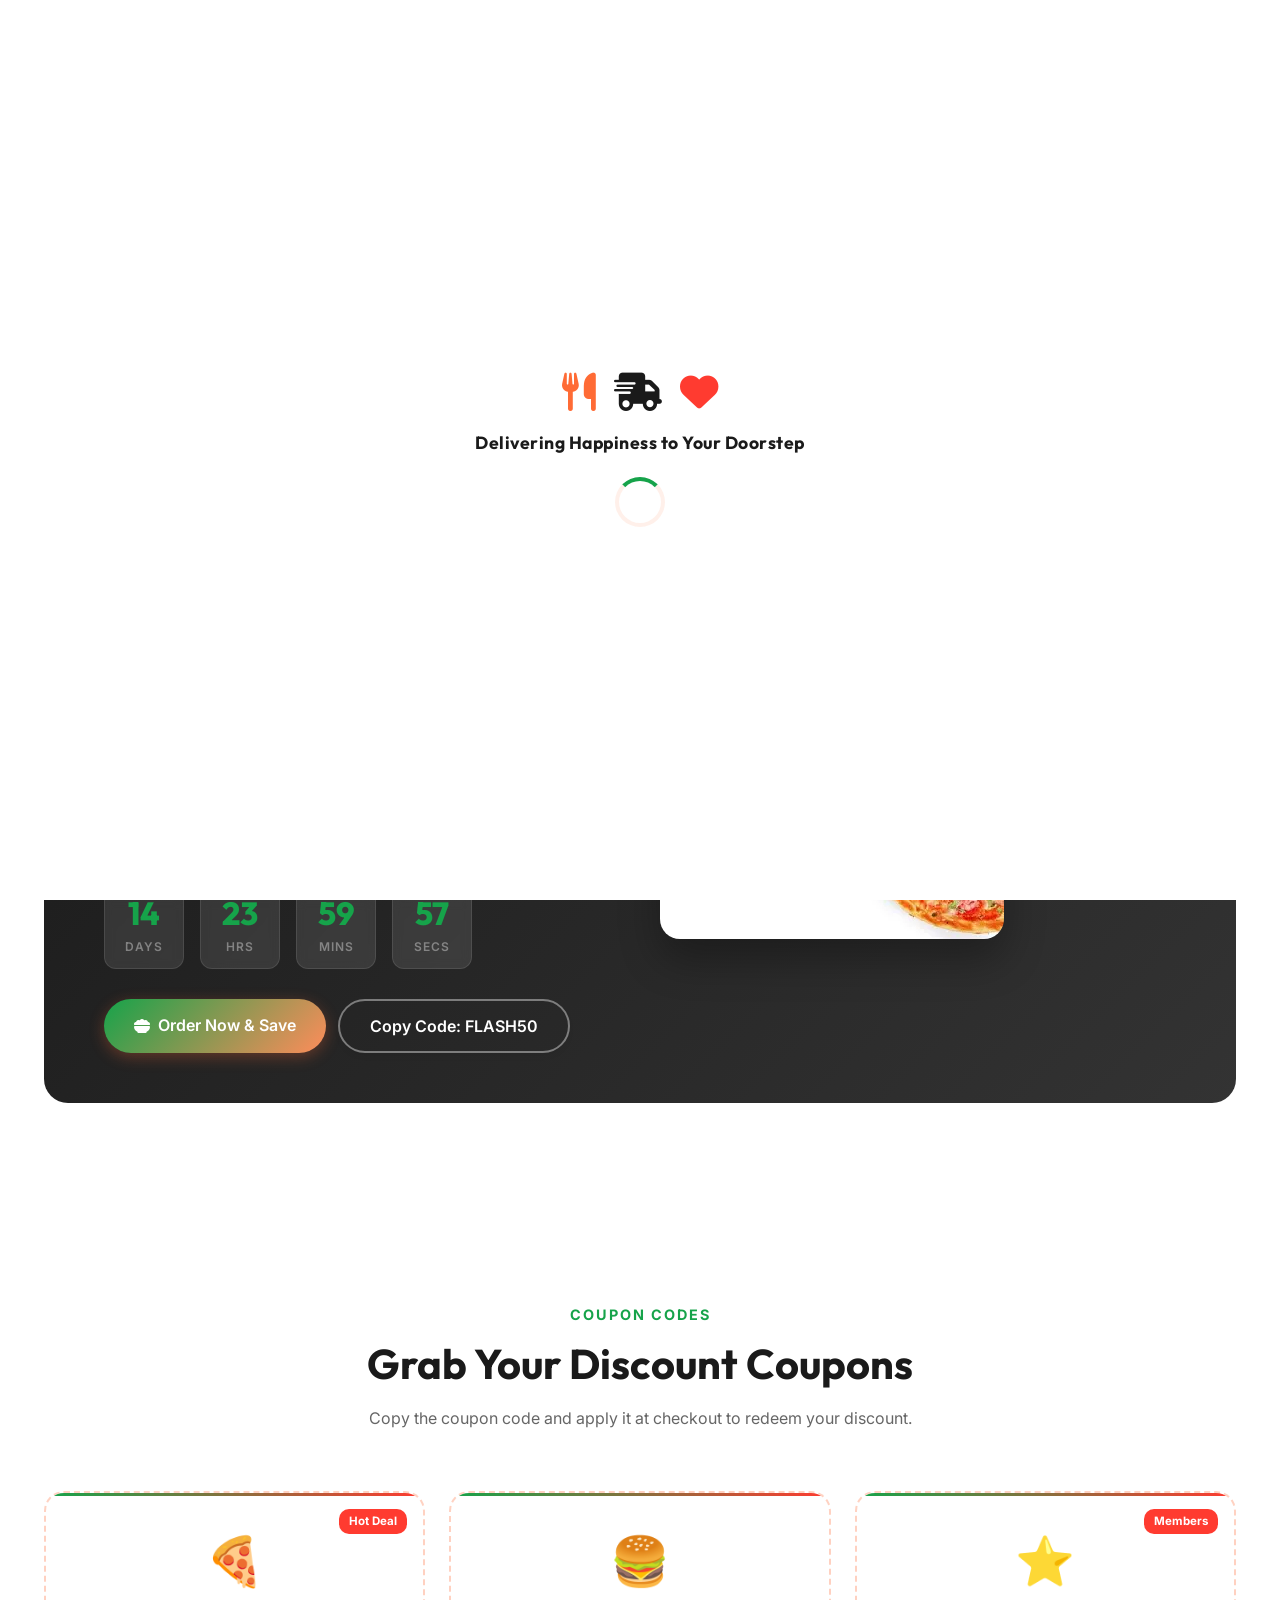
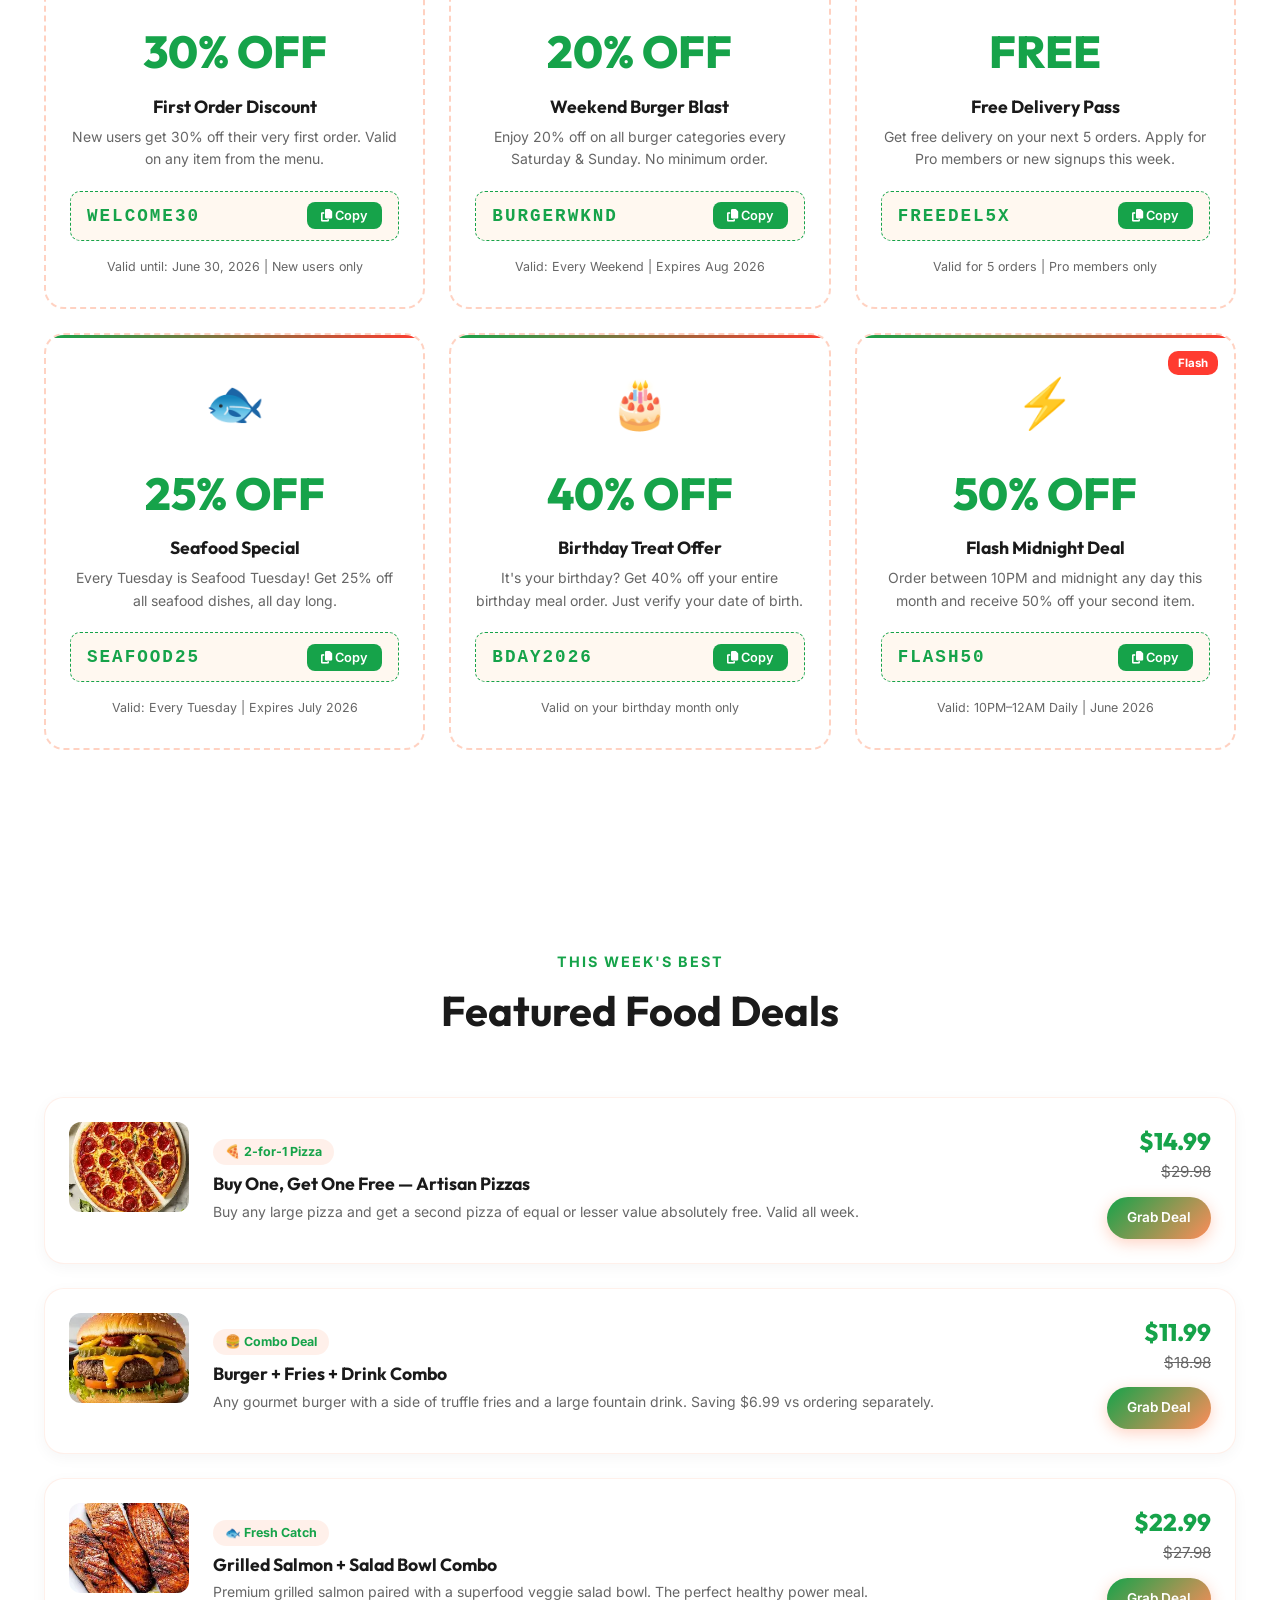
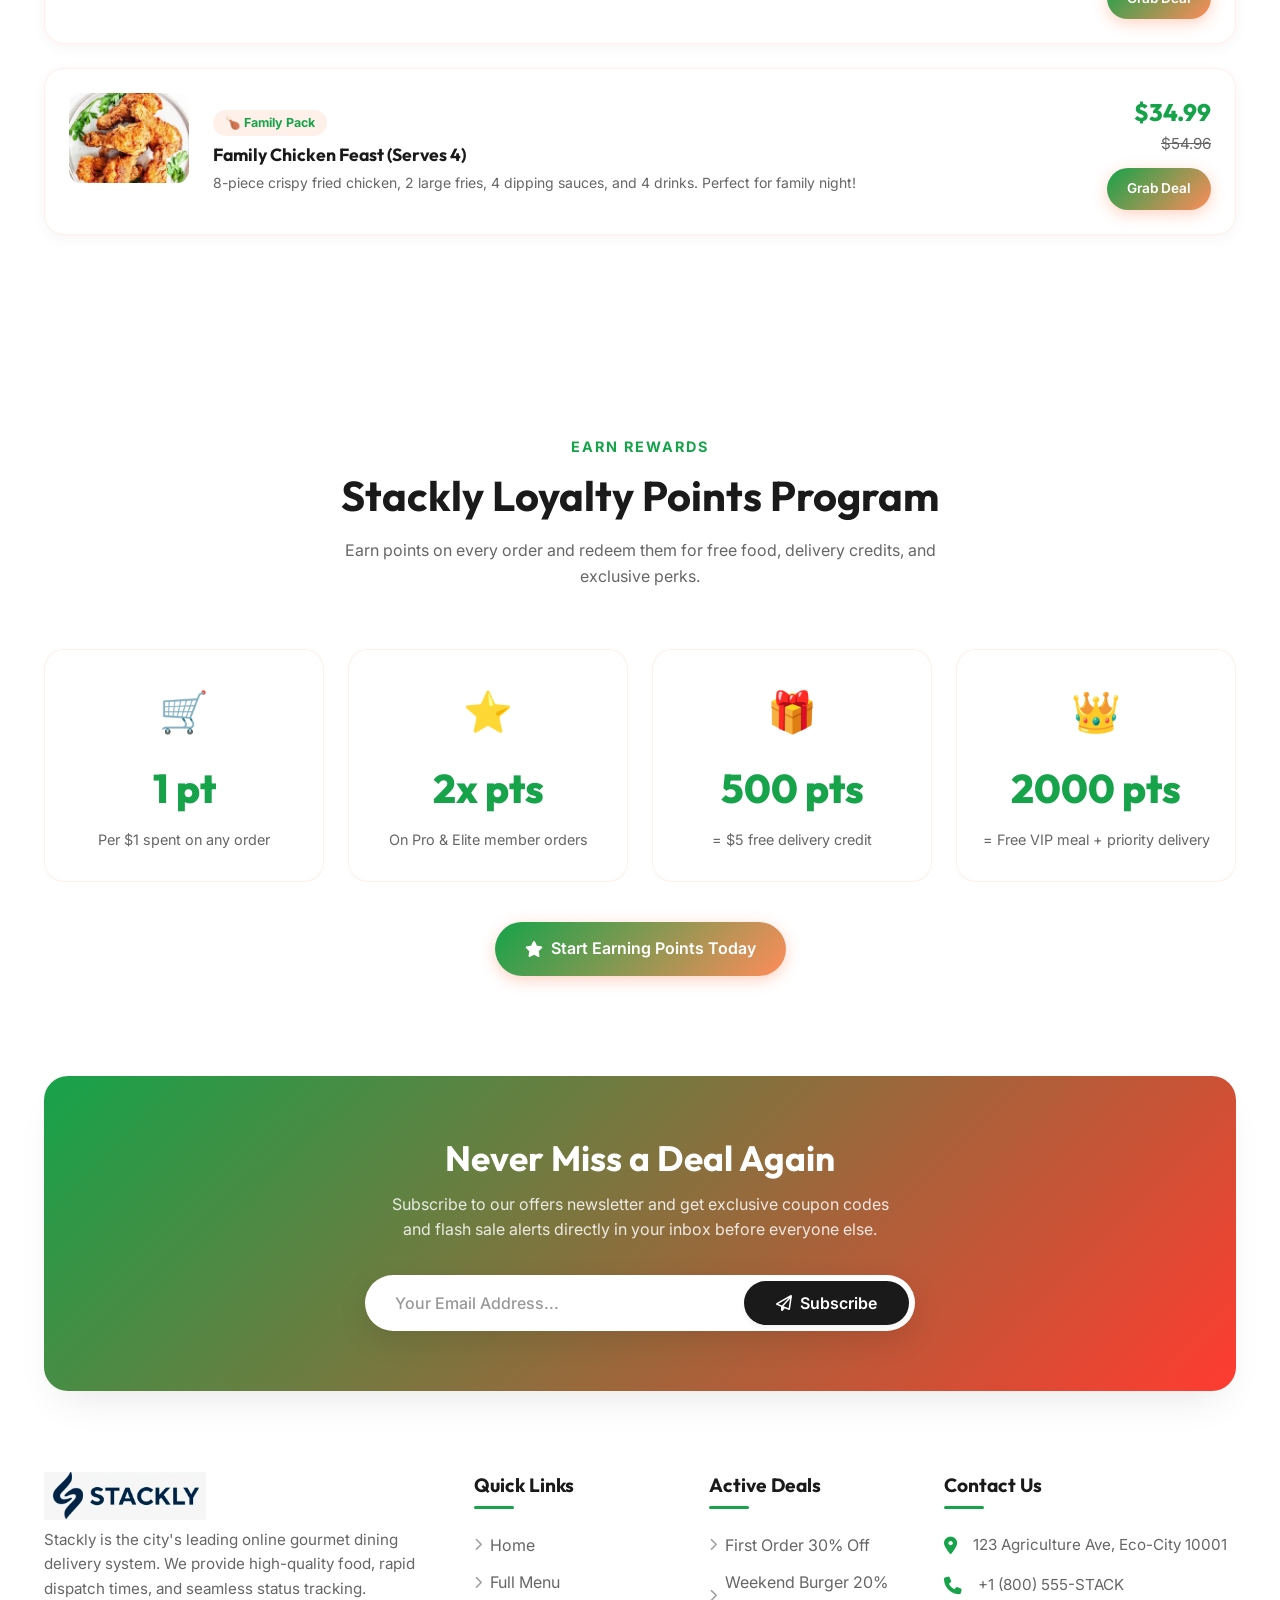
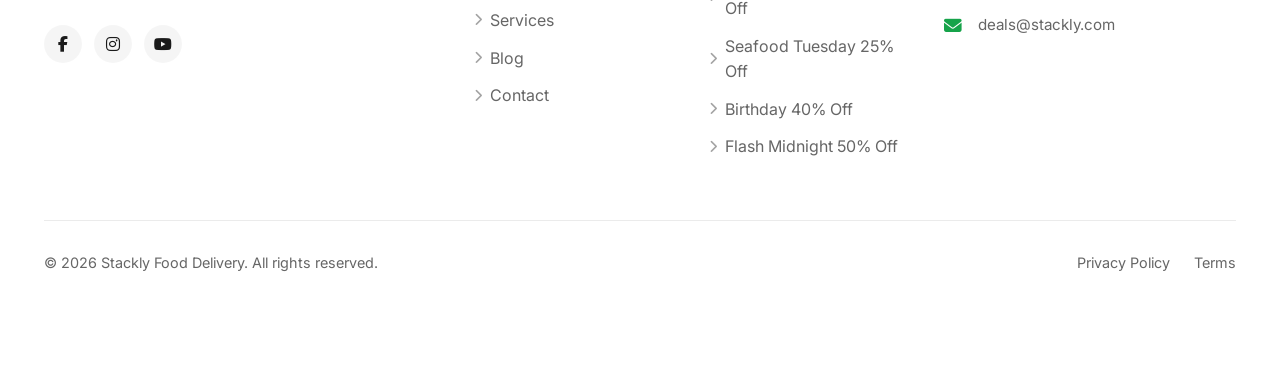
<file: offers.html>
<!DOCTYPE html>
<html lang="en">
<head>
    <meta charset="UTF-8">
    <meta name="viewport" content="width=device-width, initial-scale=1.0">
    <meta name="description" content="Grab exclusive Stackly deals, discount coupons, flash sales, and limited-time offers. Save up to 50% on your favorite food orders.">
    <title>Stackly | Offers & Deals - Save Up To 50%</title>
    <link rel="stylesheet" href="css/style.css">
    <link rel="stylesheet" href="https://cdnjs.cloudflare.com/ajax/libs/font-awesome/6.4.0/css/all.min.css">
    <style>
        .page-hero { background: linear-gradient(135deg, #FF3B30 0%, #FF6B35 100%); padding: calc(var(--header-height) + 60px) 0 80px; text-align: center; color: #fff; position: relative; overflow: hidden; }
        .page-hero::before { content: ''; position: absolute; width: 500px; height: 500px; border-radius: 50%; background: rgba(255,255,255,0.06); top: -150px; right: -100px; }
        .page-hero-title { font-size: 3.2rem; color: #fff; margin-bottom: 16px; }
        .page-hero-breadcrumb { display: flex; justify-content: center; gap: 8px; font-size: 0.95rem; opacity: 0.85; }
        .page-hero-breadcrumb a { color: #fff; }

        /* Featured Deal Banner */
        .flash-deal-banner { background: linear-gradient(135deg, #1A1A1A 0%, #333 100%); border-radius: 24px; padding: 50px 60px; color: #fff; display: grid; grid-template-columns: 1fr 1fr; gap: 40px; align-items: center; position: relative; overflow: hidden; }
        .flash-deal-banner::before { content: '🔥'; position: absolute; font-size: 200px; opacity: 0.05; right: -20px; top: -40px; pointer-events: none; }
        .flash-badge { display: inline-flex; align-items: center; gap: 8px; background: var(--primary); padding: 6px 20px; border-radius: 50px; font-size: 0.85rem; font-weight: 700; margin-bottom: 20px; animation: pulseBadge 2s infinite; }
        .flash-deal-title { font-size: 2.4rem; color: #fff; margin-bottom: 16px; line-height: 1.25; }
        .flash-deal-desc { color: rgba(255,255,255,0.75); margin-bottom: 30px; line-height: 1.7; }

        /* Coupon Cards Grid */
        .coupons-grid { display: grid; grid-template-columns: repeat(3, 1fr); gap: 24px; }
        .coupon-card { background: #fff; border: 2px dashed rgba(255,107,53,0.3); border-radius: 20px; padding: 30px 24px; text-align: center; position: relative; transition: all 0.4s ease; overflow: hidden; }
        .coupon-card:hover { border-color: var(--primary); transform: translateY(-6px); box-shadow: 0 20px 40px rgba(255,107,53,0.12); }
        .coupon-card::before { content: ''; position: absolute; top: -1px; left: 0; right: 0; height: 4px; background: linear-gradient(90deg, var(--primary), #FF3B30); }
        .coupon-icon { font-size: 3rem; margin-bottom: 16px; }
        .coupon-discount { font-size: 2.8rem; font-weight: 800; color: var(--primary); font-family: 'Outfit', sans-serif; margin-bottom: 8px; }
        .coupon-title { font-size: 1.1rem; font-weight: 700; margin-bottom: 8px; }
        .coupon-desc { color: var(--text-muted); font-size: 0.875rem; margin-bottom: 20px; line-height: 1.6; }
        .coupon-code-box { background: #FFF8F0; border: 1.5px dashed var(--primary); border-radius: 10px; padding: 10px 16px; display: flex; align-items: center; justify-content: space-between; margin-bottom: 16px; }
        .coupon-code { font-family: monospace; font-size: 1.1rem; font-weight: 800; color: var(--primary); letter-spacing: 2px; }
        .copy-btn { background: var(--primary); color: #fff; border-radius: 8px; padding: 6px 14px; font-size: 0.8rem; font-weight: 600; cursor: pointer; transition: all 0.2s; }
        .copy-btn:hover { background: var(--primary-hover); }
        .coupon-valid { font-size: 0.78rem; color: var(--text-muted); }
        .coupon-tag { position: absolute; top: 16px; right: 16px; background: var(--accent); color: #fff; font-size: 0.72rem; font-weight: 700; padding: 3px 10px; border-radius: 10px; }

        /* Deal Cards Horizontal */
        .deals-list { display: flex; flex-direction: column; gap: 24px; }
        .deal-row-card { background: #fff; border: 1px solid rgba(255,107,53,0.1); border-radius: 20px; padding: 24px; display: grid; grid-template-columns: 120px 1fr auto; gap: 24px; align-items: center; box-shadow: 0 4px 15px rgba(0,0,0,0.04); transition: all 0.3s ease; }
        .deal-row-card:hover { transform: translateX(6px); box-shadow: 0 10px 30px rgba(255,107,53,0.1); border-color: rgba(255,107,53,0.3); }
        .deal-row-img { width: 120px; height: 90px; object-fit: cover; border-radius: 12px; }
        .deal-row-badge { display: inline-block; background: rgba(255,107,53,0.1); color: var(--primary); font-size: 0.78rem; font-weight: 700; padding: 3px 12px; border-radius: 20px; margin-bottom: 8px; }
        .deal-row-title { font-size: 1.1rem; margin-bottom: 6px; }
        .deal-row-desc { color: var(--text-muted); font-size: 0.875rem; }
        .deal-row-pricing { text-align: right; }
        .deal-new { font-size: 1.5rem; font-weight: 800; color: var(--primary); font-family: 'Outfit', sans-serif; }
        .deal-old { font-size: 0.95rem; color: var(--text-muted); text-decoration: line-through; }

        /* Loyalty Section */
        .loyalty-grid { display: grid; grid-template-columns: repeat(4, 1fr); gap: 24px; }
        .loyalty-card { text-align: center; padding: 30px 20px; background: #fff; border: 1px solid rgba(255,107,53,0.1); border-radius: 20px; transition: all 0.3s; }
        .loyalty-card:hover { transform: translateY(-6px); box-shadow: 0 15px 30px rgba(255,107,53,0.1); }
        .loyalty-points { font-size: 2.5rem; font-weight: 800; color: var(--primary); font-family: 'Outfit', sans-serif; }

        @media (max-width: 992px) { .flash-deal-banner { grid-template-columns: 1fr; padding: 30px; } .coupons-grid { grid-template-columns: 1fr 1fr; } .loyalty-grid { grid-template-columns: 1fr 1fr; } }
        @media (max-width: 768px) { .coupons-grid { grid-template-columns: 1fr; } .deal-row-card { grid-template-columns: 80px 1fr; } .deal-row-pricing { grid-column: 2; } .page-hero-title { font-size: 2.2rem; } }
    </style>
</head>
<body>

    <!-- Preloader -->
    <div id="preloader">
        <div class="loader-content">
            <div style="display:flex; gap:18px; justify-content:center; align-items:center; margin-bottom:18px; font-size:2.4rem;">
                <i class="fa-solid fa-utensils" style="color:#FF6B35; animation: preloaderBounce 1.2s ease-in-out infinite;"></i>
                <i class="fa-solid fa-truck-fast" style="color:#1A1A1A; animation: preloaderBounce 1.2s ease-in-out 0.2s infinite;"></i>
                <i class="fa-solid fa-heart" style="color:#FF3B30; animation: preloaderBounce 1.2s ease-in-out 0.4s infinite;"></i>
            </div>
            <p style="font-family:'Outfit',sans-serif; font-size:1.1rem; font-weight:700; color:#1A1A1A; letter-spacing:0.5px; margin-bottom:20px;">Delivering Happiness to Your Doorstep</p>
            <div class="loader-spinner"></div>
        </div>
    </div>

    <!-- Header -->
    <header class="header" id="header">
        <div class="container">
            <a href="index.html" class="logo"><img src="logo.webp" alt="Stackly Logo" class="logo-img"></a>
            <nav class="nav-menu" id="nav-menu">
                <a href="index.html" class="nav-link">Home</a>
                <a href="about.html" class="nav-link">About</a>
                <a href="services.html" class="nav-link">Services</a>
                <a href="menu.html" class="nav-link">Menu</a>
                <a href="offers.html" class="nav-link active">Offers</a>
                <a href="blog.html" class="nav-link">Blog</a>
                <a href="contact.html" class="nav-link">Contact</a>
            </nav>
            <div class="nav-actions">
                <a href="login.html" class="btn btn-secondary"><i class="fa-solid fa-user-plus"></i> Login</a>
                <div class="nav-toggle" id="nav-toggle"><span></span><span></span><span></span></div>
            </div>
        </div>
    </header>

    <!-- Page Hero -->
    <section class="page-hero">
     
        <div class="container" style="position: relative; z-index: 2;">
            <div style="display: inline-flex; align-items: center; gap: 8px; background: rgba(255,107,53,0.1); padding: 8px 20px; border-radius: 50px; font-size: 0.9rem; font-weight: 600; margin-bottom: 16px; color: var(--primary);">🔥 Limited Time Deals — Don't Miss Out!</div>
            <h1 class="page-hero-title">Exclusive Offers & Deals</h1>
            <p style="font-size: 1.1rem; opacity: 0.9; max-width: 600px; margin: 0 auto 20px;">Save big on your favorite meals with flash sales, coupon codes, and member-exclusive discounts updated weekly.</p>
            <div class="page-hero-breadcrumb">
                <a href="index.html">Home</a><i class="fa-solid fa-chevron-right"></i><span>Offers</span>
            </div>
        </div>
    </section>

    <main>
        <!-- Flash Sale Banner -->
        <section class="section-padding">
            <div class="container">
                <div class="flash-deal-banner reveal">
                    <div>
                        <div class="flash-badge"><i class="fa-solid fa-bolt"></i> FLASH SALE ENDS SOON</div>
                        <h2 class="flash-deal-title">Get 50% Off All Dinner Combos This Weekend</h2>
                        <p class="flash-deal-desc">Order any dinner combo from our partner restaurants between Friday 6PM and Sunday midnight and get 50% off your second item. No minimum order required.</p>
                        
                        <!-- Countdown Timer -->
                        <div class="countdown-clock" id="countdown-clock" data-end="2026-06-25T23:59:59" style="margin-bottom: 30px;">
                            <div class="clock-segment"><span class="clock-val timer-days">00</span><span class="clock-lbl">Days</span></div>
                            <div class="clock-segment"><span class="clock-val timer-hours">00</span><span class="clock-lbl">Hrs</span></div>
                            <div class="clock-segment"><span class="clock-val timer-mins">00</span><span class="clock-lbl">Mins</span></div>
                            <div class="clock-segment"><span class="clock-val timer-secs">00</span><span class="clock-lbl">Secs</span></div>
                        </div>
                        
                        <div style="display: flex; gap: 12px; flex-wrap: wrap;">
                            <a href="menu.html" class="btn btn-primary"><i class="fa-solid fa-bowl-food"></i> Order Now & Save</a>
                            <button class="btn btn-outline" style="border-color: rgba(255,255,255,0.4); color: #fff !important;" onclick="copyCode('FLASH50')">Copy Code: FLASH50</button>
                        </div>
                    </div>
                    <div style="display: flex; justify-content: center; align-items: center;">
                        <img src="image/Tasty-Pizza-Duo.webp" alt="Flash Sale Offer" style="max-width: 350px; border-radius: 20px; box-shadow: 0 20px 40px rgba(0,0,0,0.3); animation: floatImg 6s ease-in-out infinite;">
                    </div>
                </div>
            </div>
        </section>

        <!-- Coupon Codes -->
        <section class="section-padding" style="background: #F8F9FA;">
            <div class="container">
                <div class="section-header">
                    <span class="sub-title">Coupon Codes</span>
                    <h2 class="title">Grab Your Discount Coupons</h2>
                    <p style="color: var(--text-muted);">Copy the coupon code and apply it at checkout to redeem your discount.</p>
                </div>
                <div class="coupons-grid">
                    <div class="coupon-card reveal">
                        <div class="coupon-tag">Hot Deal</div>
                        <div class="coupon-icon">🍕</div>
                        <div class="coupon-discount">30% OFF</div>
                        <h3 class="coupon-title">First Order Discount</h3>
                        <p class="coupon-desc">New users get 30% off their very first order. Valid on any item from the menu.</p>
                        <div class="coupon-code-box">
                            <span class="coupon-code">WELCOME30</span>
                            <button class="copy-btn" onclick="copyCode('WELCOME30')"><i class="fa-solid fa-copy"></i> Copy</button>
                        </div>
                        <p class="coupon-valid">Valid until: June 30, 2026 | New users only</p>
                    </div>
                    <div class="coupon-card reveal" style="transition-delay:0.1s;">
                        <div class="coupon-icon">🍔</div>
                        <div class="coupon-discount">20% OFF</div>
                        <h3 class="coupon-title">Weekend Burger Blast</h3>
                        <p class="coupon-desc">Enjoy 20% off on all burger categories every Saturday & Sunday. No minimum order.</p>
                        <div class="coupon-code-box">
                            <span class="coupon-code">BURGERWKND</span>
                            <button class="copy-btn" onclick="copyCode('BURGERWKND')"><i class="fa-solid fa-copy"></i> Copy</button>
                        </div>
                        <p class="coupon-valid">Valid: Every Weekend | Expires Aug 2026</p>
                    </div>
                    <div class="coupon-card reveal" style="transition-delay:0.2s;">
                        <div class="coupon-tag">Members</div>
                        <div class="coupon-icon">⭐</div>
                        <div class="coupon-discount">FREE</div>
                        <h3 class="coupon-title">Free Delivery Pass</h3>
                        <p class="coupon-desc">Get free delivery on your next 5 orders. Apply for Pro members or new signups this week.</p>
                        <div class="coupon-code-box">
                            <span class="coupon-code">FREEDEL5X</span>
                            <button class="copy-btn" onclick="copyCode('FREEDEL5X')"><i class="fa-solid fa-copy"></i> Copy</button>
                        </div>
                        <p class="coupon-valid">Valid for 5 orders | Pro members only</p>
                    </div>
                    <div class="coupon-card reveal" style="transition-delay:0.3s;">
                        <div class="coupon-icon">🐟</div>
                        <div class="coupon-discount">25% OFF</div>
                        <h3 class="coupon-title">Seafood Special</h3>
                        <p class="coupon-desc">Every Tuesday is Seafood Tuesday! Get 25% off all seafood dishes, all day long.</p>
                        <div class="coupon-code-box">
                            <span class="coupon-code">SEAFOOD25</span>
                            <button class="copy-btn" onclick="copyCode('SEAFOOD25')"><i class="fa-solid fa-copy"></i> Copy</button>
                        </div>
                        <p class="coupon-valid">Valid: Every Tuesday | Expires July 2026</p>
                    </div>
                    <div class="coupon-card reveal" style="transition-delay:0.4s;">
                        <div class="coupon-icon">🎂</div>
                        <div class="coupon-discount">40% OFF</div>
                        <h3 class="coupon-title">Birthday Treat Offer</h3>
                        <p class="coupon-desc">It's your birthday? Get 40% off your entire birthday meal order. Just verify your date of birth.</p>
                        <div class="coupon-code-box">
                            <span class="coupon-code">BDAY2026</span>
                            <button class="copy-btn" onclick="copyCode('BDAY2026')"><i class="fa-solid fa-copy"></i> Copy</button>
                        </div>
                        <p class="coupon-valid">Valid on your birthday month only</p>
                    </div>
                    <div class="coupon-card reveal" style="transition-delay:0.5s;">
                        <div class="coupon-tag">Flash</div>
                        <div class="coupon-icon">⚡</div>
                        <div class="coupon-discount">50% OFF</div>
                        <h3 class="coupon-title">Flash Midnight Deal</h3>
                        <p class="coupon-desc">Order between 10PM and midnight any day this month and receive 50% off your second item.</p>
                        <div class="coupon-code-box">
                            <span class="coupon-code">FLASH50</span>
                            <button class="copy-btn" onclick="copyCode('FLASH50')"><i class="fa-solid fa-copy"></i> Copy</button>
                        </div>
                        <p class="coupon-valid">Valid: 10PM–12AM Daily | June 2026</p>
                    </div>
                </div>
            </div>
        </section>

        <!-- Featured Deals -->
        <section class="section-padding">
            <div class="container">
                <div class="section-header">
                    <span class="sub-title">This Week's Best</span>
                    <h2 class="title">Featured Food Deals</h2>
                </div>
                <div class="deals-list">
                    <div class="deal-row-card reveal">
                        <img class="deal-row-img" src="image/Spicy-Pepperoni-Pizza.webp" alt="Pizza Deal">
                        <div>
                            <span class="deal-row-badge">🍕 2-for-1 Pizza</span>
                            <h3 class="deal-row-title">Buy One, Get One Free — Artisan Pizzas</h3>
                            <p class="deal-row-desc">Buy any large pizza and get a second pizza of equal or lesser value absolutely free. Valid all week.</p>
                        </div>
                        <div class="deal-row-pricing">
                            <div class="deal-new">$14.99</div>
                            <div class="deal-old">$29.98</div>
                            <a href="menu.html" class="btn btn-primary" style="margin-top: 12px; padding: 10px 20px; font-size: 0.85rem;">Grab Deal</a>
                        </div>
                    </div>
                    <div class="deal-row-card reveal">
                        <img class="deal-row-img" src="image/Cheesy-Beef-Burger.webp" alt="Burger Deal">
                        <div>
                            <span class="deal-row-badge">🍔 Combo Deal</span>
                            <h3 class="deal-row-title">Burger + Fries + Drink Combo</h3>
                            <p class="deal-row-desc">Any gourmet burger with a side of truffle fries and a large fountain drink. Saving $6.99 vs ordering separately.</p>
                        </div>
                        <div class="deal-row-pricing">
                            <div class="deal-new">$11.99</div>
                            <div class="deal-old">$18.98</div>
                            <a href="menu.html" class="btn btn-primary" style="margin-top: 12px; padding: 10px 20px; font-size: 0.85rem;">Grab Deal</a>
                        </div>
                    </div>
                    <div class="deal-row-card reveal">
                        <img class="deal-row-img" src="image/Grilled-Salmon.webp" alt="Seafood Deal">
                        <div>
                            <span class="deal-row-badge">🐟 Fresh Catch</span>
                            <h3 class="deal-row-title">Grilled Salmon + Salad Bowl Combo</h3>
                            <p class="deal-row-desc">Premium grilled salmon paired with a superfood veggie salad bowl. The perfect healthy power meal.</p>
                        </div>
                        <div class="deal-row-pricing">
                            <div class="deal-new">$22.99</div>
                            <div class="deal-old">$27.98</div>
                            <a href="menu.html" class="btn btn-primary" style="margin-top: 12px; padding: 10px 20px; font-size: 0.85rem;">Grab Deal</a>
                        </div>
                    </div>
                    <div class="deal-row-card reveal">
                        <img class="deal-row-img" src="image/Crispy-Fried-Chicken.webp" alt="Chicken Deal">
                        <div>
                            <span class="deal-row-badge">🍗 Family Pack</span>
                            <h3 class="deal-row-title">Family Chicken Feast (Serves 4)</h3>
                            <p class="deal-row-desc">8-piece crispy fried chicken, 2 large fries, 4 dipping sauces, and 4 drinks. Perfect for family night!</p>
                        </div>
                        <div class="deal-row-pricing">
                            <div class="deal-new">$34.99</div>
                            <div class="deal-old">$54.96</div>
                            <a href="menu.html" class="btn btn-primary" style="margin-top: 12px; padding: 10px 20px; font-size: 0.85rem;">Grab Deal</a>
                        </div>
                    </div>
                </div>
            </div>
        </section>

        <!-- Loyalty Program -->
        <section class="section-padding" style="background: #F8F9FA;">
            <div class="container">
                <div class="section-header">
                    <span class="sub-title">Earn Rewards</span>
                    <h2 class="title">Stackly Loyalty Points Program</h2>
                    <p style="color: var(--text-muted);">Earn points on every order and redeem them for free food, delivery credits, and exclusive perks.</p>
                </div>
                <div class="loyalty-grid">
                    <div class="loyalty-card reveal">
                        <div style="font-size: 2.5rem; margin-bottom: 12px;">🛒</div>
                        <div class="loyalty-points">1 pt</div>
                        <p style="color: var(--text-muted); font-size: 0.9rem; margin-top: 8px;">Per $1 spent on any order</p>
                    </div>
                    <div class="loyalty-card reveal" style="transition-delay:0.1s;">
                        <div style="font-size: 2.5rem; margin-bottom: 12px;">⭐</div>
                        <div class="loyalty-points">2x pts</div>
                        <p style="color: var(--text-muted); font-size: 0.9rem; margin-top: 8px;">On Pro & Elite member orders</p>
                    </div>
                    <div class="loyalty-card reveal" style="transition-delay:0.2s;">
                        <div style="font-size: 2.5rem; margin-bottom: 12px;">🎁</div>
                        <div class="loyalty-points">500 pts</div>
                        <p style="color: var(--text-muted); font-size: 0.9rem; margin-top: 8px;">= $5 free delivery credit</p>
                    </div>
                    <div class="loyalty-card reveal" style="transition-delay:0.3s;">
                        <div style="font-size: 2.5rem; margin-bottom: 12px;">👑</div>
                        <div class="loyalty-points">2000 pts</div>
                        <p style="color: var(--text-muted); font-size: 0.9rem; margin-top: 8px;">= Free VIP meal + priority delivery</p>
                    </div>
                </div>
                <div style="text-align: center; margin-top: 40px;">
                    <a href="signup.html" class="btn btn-primary"><i class="fa-solid fa-star"></i> Start Earning Points Today</a>
                </div>
            </div>
        </section>

        <!-- CTA Section -->
        <section class="newsletter-section">
            <div class="container">
                <div class="newsletter-box reveal reveal-zoom">
                    <h2 class="newsletter-title">Never Miss a Deal Again</h2>
                    <p class="newsletter-desc">Subscribe to our offers newsletter and get exclusive coupon codes and flash sale alerts directly in your inbox before everyone else.</p>
                    <form class="newsletter-form" id="newsletter-form">
                        <input type="email" class="newsletter-input" placeholder="Your Email Address..." required>
                        <button type="submit" class="btn btn-secondary"><i class="fa-regular fa-paper-plane"></i> Subscribe</button>
                    </form>
                </div>
            </div>
        </section>
    </main>

    <!-- Footer -->
    <footer class="footer">
        <div class="container">
            <div class="footer-grid">
                <div class="footer-col">
                    <a href="index.html"><img src="logo.webp" alt="Stackly Logo" style="height:48px; width:auto; object-fit:contain; margin-bottom:8px;"></a>
                    <p class="footer-desc">Stackly is the city's leading online gourmet dining delivery system. We provide high-quality food, rapid dispatch times, and seamless status tracking.</p>
                    <div class="footer-socials">
                         <a href="404.html" class="social-icon"><i class="fa-brands fa-facebook-f"></i></a>
                        <a href="404.html" class="social-icon"><i class="fa-brands fa-instagram"></i></a>
                        <a href="404.html" class="social-icon"><i class="fa-brands fa-youtube"></i></a>
                    </div>
                </div>
                <div class="footer-col">
                    <h4>Quick Links</h4>
                    <div class="footer-links">
                        <a href="index.html"><i class="fa-solid fa-chevron-right"></i> Home</a>
                        <a href="menu.html"><i class="fa-solid fa-chevron-right"></i> Full Menu</a>
                        <a href="services.html"><i class="fa-solid fa-chevron-right"></i> Services</a>
                        <a href="blog.html"><i class="fa-solid fa-chevron-right"></i> Blog</a>
                        <a href="contact.html"><i class="fa-solid fa-chevron-right"></i> Contact</a>
                    </div>
                </div>
                <div class="footer-col">
                    <h4>Active Deals</h4>
                    <div class="footer-links">
                        <a href="#"><i class="fa-solid fa-chevron-right"></i> First Order 30% Off</a>
                        <a href="#"><i class="fa-solid fa-chevron-right"></i> Weekend Burger 20% Off</a>
                        <a href="#"><i class="fa-solid fa-chevron-right"></i> Seafood Tuesday 25% Off</a>
                        <a href="#"><i class="fa-solid fa-chevron-right"></i> Birthday 40% Off</a>
                        <a href="#"><i class="fa-solid fa-chevron-right"></i> Flash Midnight 50% Off</a>
                    </div>
                </div>
                <div class="footer-col">
                    <h4>Contact Us</h4>
                    <div class="footer-contact-item"><i class="fa-solid fa-location-dot"></i><p>123 Agriculture Ave, Eco-City 10001</p></div>
                    <div class="footer-contact-item"><i class="fa-solid fa-phone"></i><p>+1 (800) 555-STACK</p></div>
                    <div class="footer-contact-item"><i class="fa-solid fa-envelope"></i><p>deals@stackly.com</p></div>
                </div>
            </div>
            <div class="footer-bottom">
                <p>&copy; <span class="current-year">2026</span> Stackly Food Delivery. All rights reserved.</p>
                <div class="footer-bottom-links">
                    <a href="404.html">Privacy Policy</a><a href="404.html">Terms</a>
                </div>
            </div>
        </div>
    </footer>

    <button id="scroll-to-top"><i class="fa-solid fa-arrow-up"></i></button>
    <script src="https://cdnjs.cloudflare.com/ajax/libs/gsap/3.12.2/gsap.min.js"></script>
    <script src="js/main.js"></script>
    <script>
        function copyCode(code) {
            navigator.clipboard.writeText(code).then(() => {
                const toast = document.createElement('div');
                toast.style.cssText = 'position:fixed;bottom:24px;right:24px;background:#1A1A1A;color:#fff;padding:14px 24px;border-radius:12px;font-weight:600;z-index:9999;display:flex;align-items:center;gap:10px;border-left:4px solid #4CD964;box-shadow:0 10px 30px rgba(0,0,0,0.15);';
                toast.innerHTML = '<i class="fa-solid fa-circle-check" style="color:#4CD964;"></i> Code <strong>' + code + '</strong> copied!';
                document.body.appendChild(toast);
                setTimeout(() => toast.remove(), 3000);
            });
        }
    </script>
</body>
</html>
</file>
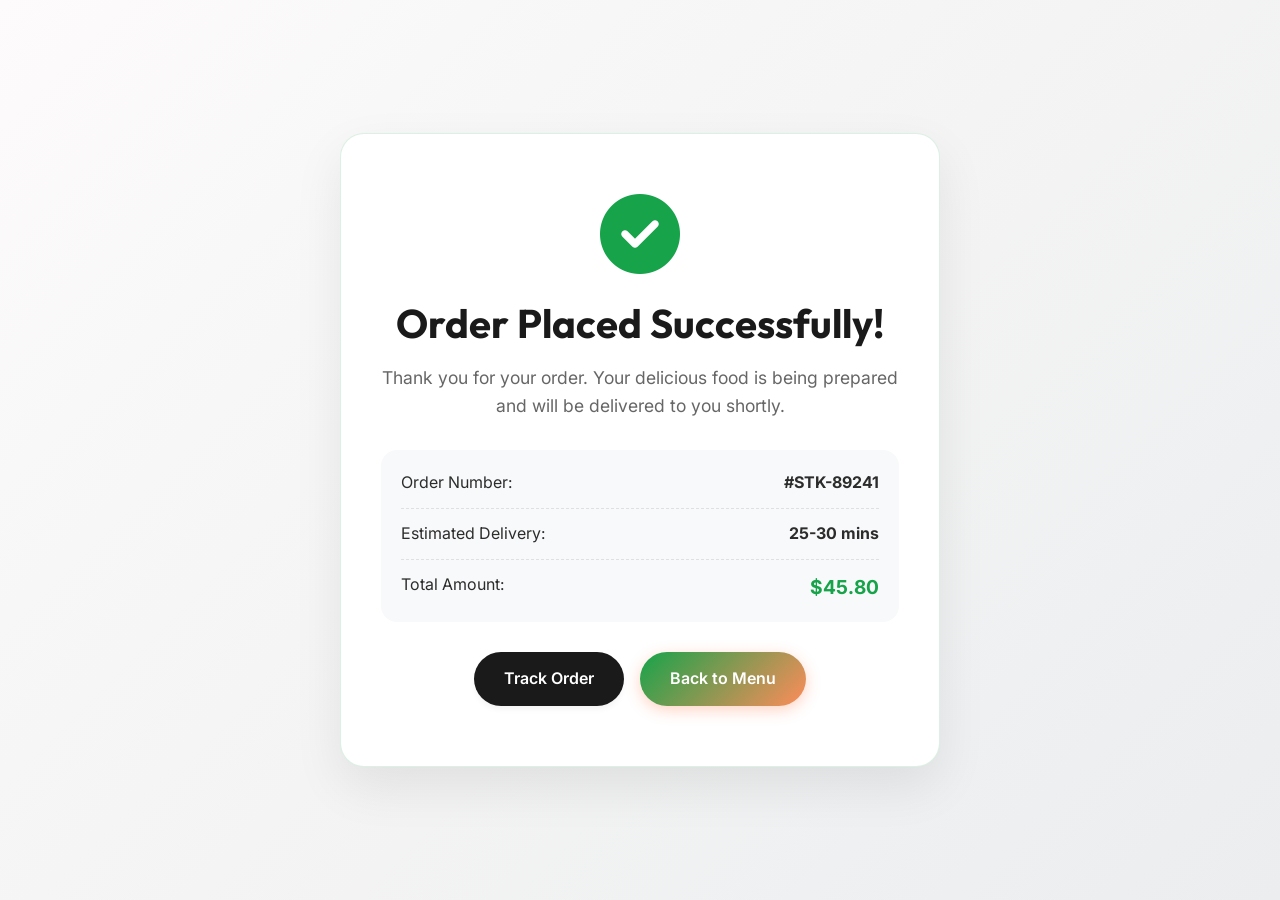
<file: order-success.html>
<!DOCTYPE html>
<html lang="en">
<head>
    <meta charset="UTF-8">
    <meta name="viewport" content="width=device-width, initial-scale=1.0">
    <title>Order Success - Stackly</title>
    <!-- Google Fonts -->
    <link href="https://fonts.googleapis.com/css2?family=Inter:wght@300;400;500;600;700&family=Outfit:wght@400;500;700;800&display=swap" rel="stylesheet">
    <!-- FontAwesome -->
    <link rel="stylesheet" href="https://cdnjs.cloudflare.com/ajax/libs/font-awesome/6.4.0/css/all.min.css">
    <!-- GSAP for advanced animations -->
    <script src="https://cdnjs.cloudflare.com/ajax/libs/gsap/3.12.2/gsap.min.js"></script>
    <!-- Custom CSS -->
    <link rel="stylesheet" href="css/style.css">
    <style>
        .success-page {
            min-height: 100vh;
            display: flex;
            align-items: center;
            justify-content: center;
            text-align: center;
            padding: 100px 20px;
            background: linear-gradient(135deg, #fdfbfb 0%, #ebedee 100%);
        }
        .success-card {
            background: white;
            padding: 60px 40px;
            border-radius: var(--border-radius-lg);
            box-shadow: 0 20px 50px rgba(0,0,0,0.08);
            max-width: 600px;
            width: 100%;
        }
        .success-icon {
            font-size: 80px;
            color: #16a34a;
            margin-bottom: 24px;
            animation: bounceIn 1s cubic-bezier(0.175, 0.885, 0.32, 1.275);
        }
        @keyframes bounceIn {
            0% { transform: scale(0); opacity: 0; }
            50% { transform: scale(1.2); }
            100% { transform: scale(1); opacity: 1; }
        }
        .success-title {
            font-family: 'Outfit', sans-serif;
            font-size: 2.5rem;
            color: var(--secondary);
            margin-bottom: 16px;
        }
        .success-desc {
            color: var(--text-muted);
            margin-bottom: 30px;
            font-size: 1.1rem;
        }
        .order-details {
            background: #f8f9fa;
            padding: 20px;
            border-radius: var(--border-radius-md);
            margin-bottom: 30px;
            text-align: left;
        }
        .order-row {
            display: flex;
            justify-content: space-between;
            margin-bottom: 12px;
            border-bottom: 1px dashed rgba(0,0,0,0.1);
            padding-bottom: 12px;
        }
        .order-row:last-child { margin-bottom: 0; border-bottom: none; padding-bottom: 0; }
        .success-btns {
            display: flex;
            gap: 16px;
            justify-content: center;
        }
    </style>
</head>
<body>

    <section class="success-page">
        <div class="success-card glass-card">
            <i class="fa-solid fa-circle-check success-icon"></i>
            <h1 class="success-title">Order Placed Successfully!</h1>
            <p class="success-desc">Thank you for your order. Your delicious food is being prepared and will be delivered to you shortly.</p>
            
            <div class="order-details">
                <div class="order-row">
                    <span>Order Number:</span>
                    <strong>#STK-89241</strong>
                </div>
                <div class="order-row">
                    <span>Estimated Delivery:</span>
                    <strong>25-30 mins</strong>
                </div>
                <div class="order-row">
                    <span>Total Amount:</span>
                    <strong style="color: var(--primary); font-size: 1.2rem;">$45.80</strong>
                </div>
            </div>
            
            <div class="success-btns">
                <a href="customer-dashboard.html" class="btn btn-secondary">Track Order</a>
                <a href="menu.html" class="btn btn-primary">Back to Menu</a>
            </div>
        </div>
    </section>

    <script src="js/main.js"></script>
</body>
</html>
</file>
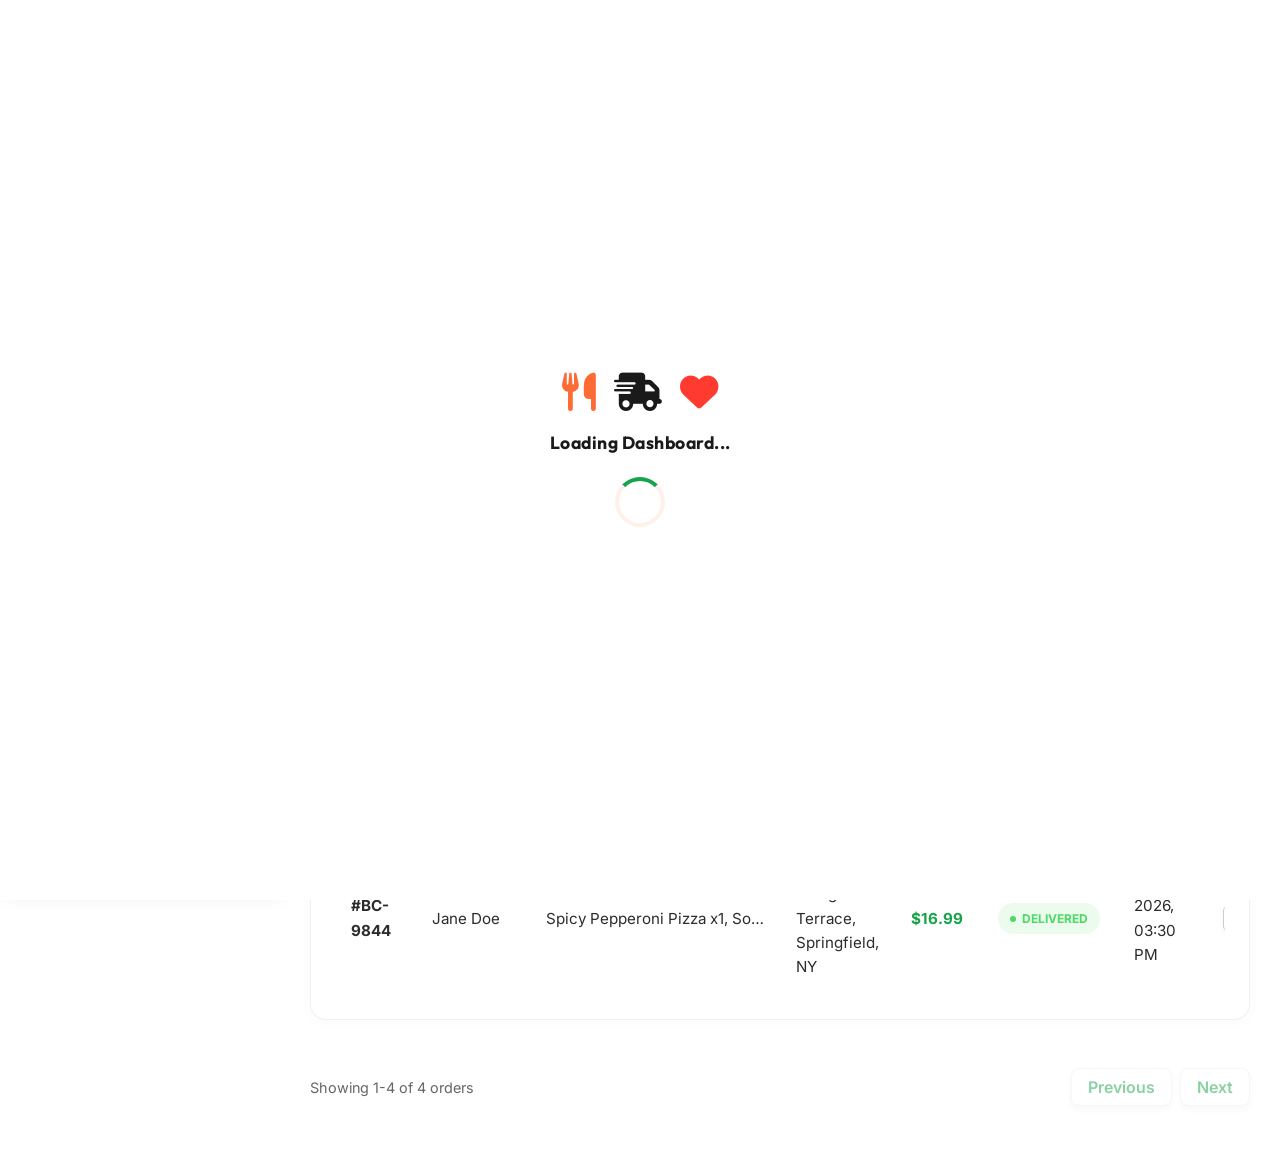
<file: orders-dashboard.html>
<!DOCTYPE html>
<html lang="en">
<head>
    <meta charset="UTF-8">
    <meta name="viewport" content="width=device-width, initial-scale=1.0">
    <meta name="description" content="Stackly Orders Management Portal. Manage pending, preparing, out for delivery, and completed invoices.">
    <title>Stackly | Order Management Portal</title>
    
    <!-- CSS Stylesheets -->
    <link rel="stylesheet" href="css/style.css">
    <link rel="stylesheet" href="css/dashboard.css">
    
    <!-- FontAwesome Icons -->
    <link rel="stylesheet" href="https://cdnjs.cloudflare.com/ajax/libs/font-awesome/6.4.0/css/all.min.css">
</head>
<body class="dashboard-body">

    <!-- Preloader Animation (Strict 2.5s delay inside dashboard.js) -->
    <div id="preloader">
        <div class="loader-content">
            <div style="display:flex; gap:18px; justify-content:center; align-items:center; margin-bottom:18px; font-size:2.4rem;">
                <i class="fa-solid fa-utensils" style="color:#FF6B35; animation: preloaderBounce 1.2s ease-in-out infinite;"></i>
                <i class="fa-solid fa-truck-fast" style="color:#1A1A1A; animation: preloaderBounce 1.2s ease-in-out 0.2s infinite;"></i>
                <i class="fa-solid fa-heart" style="color:#FF3B30; animation: preloaderBounce 1.2s ease-in-out 0.4s infinite;"></i>
            </div>
            <p style="font-family:'Outfit',sans-serif; font-size:1.1rem; font-weight:700; color:#1A1A1A; letter-spacing:0.5px; margin-bottom:20px;">Loading Dashboard...</p>
            <div class="loader-spinner"></div>
        </div>
    </div>
    <style>
        @keyframes preloaderBounce {
            0%, 100% { transform: translateY(0); }
            50% { transform: translateY(-12px); }
        }
    </style>

    <!-- Collapsible Sidebar Navigation -->
    <aside class="sidebar" id="sidebar">
        <div class="sidebar-header">

            <button class="sidebar-toggle-btn" id="sidebar-toggle" aria-label="Toggle Sidebar Menu">
                <i class="fa-solid fa-angles-left"></i>
            </button>
        </div>
        


        <nav class="sidebar-nav">
            <a href="admin-dashboard.html" class="sidebar-nav-link">
                <i class="fa-solid fa-chart-line"></i> <span>Admin Analytics</span>
            </a>
            <a href="orders-dashboard.html" class="sidebar-nav-link active">
                <i class="fa-solid fa-receipt"></i> <span>Order Management</span>
            </a>
            <a href="delivery-dashboard.html" class="sidebar-nav-link">
                <i class="fa-solid fa-truck-ramp-box"></i> <span>Delivery Tracking</span>
            </a>
            <a href="customer-dashboard.html" class="sidebar-nav-link">
                <i class="fa-solid fa-user-gear"></i> <span>Customer Profile</span>
            </a>
            <a href="index.html" class="sidebar-nav-link" style="border-top: 1px dashed rgba(255,255,255,0.05); border-radius: 0; padding-top: 20px; margin-top: 10px;">
                <i class="fa-solid fa-house"></i> <span>Back To Store</span>
            </a>
        </nav>

        <div class="sidebar-footer">
            <a href="index.html" class="sidebar-nav-link" id="logout-btn">
                <i class="fa-solid fa-arrow-right-from-bracket"></i> <span>Sign Out</span>
            </a>
        </div>
    </aside>

    <!-- Main Dashboard Section -->
    <main class="dashboard-main" id="dashboard-main">
        <div class="dashboard-topbar">
            <!-- Mobile Menu trigger and Title -->
            <div class="dashboard-mobile-nav">
                <button class="dashboard-hamburger" id="dashboard-hamburger" aria-label="Toggle Mobile Menu">
                    <i class="fa-solid fa-bars"></i>
                </button>
            </div>
            
            <div class="topbar-title">
                <div class="dashboard-logo-center">
                    <a href="index.html"><img src="logo.webp" alt="Stackly Logo" style="height:52px; width:auto; object-fit:contain;"></a>
                </div>
                <h2>Order Dispatch</h2>
                <p>Track culinary production and assign delivery couriers.</p>
            </div>
            
            <div class="topbar-actions">
                <button class="topbar-btn" id="noti-trigger" aria-label="Notifications panel">
                    <i class="fa-regular fa-bell"></i>
                    <span class="badge" id="noti-badge-count">2</span>
                </button>
            </div>
        </div>

        <!-- Order Management Tabs -->
        <div class="order-tabs-container">
            <button class="order-tab active" data-filter="all">
                All Orders <span class="count" id="count-all">0</span>
            </button>
            <button class="order-tab" data-filter="pending">
                Pending <span class="count" id="count-pending" style="background-color: rgba(255, 184, 0, 0.2); color: #FFB800;">0</span>
            </button>
            <button class="order-tab" data-filter="preparing">
                Preparing <span class="count" id="count-preparing" style="background-color: rgba(0, 122, 255, 0.2); color: #007AFF;">0</span>
            </button>
            <button class="order-tab" data-filter="delivery">
                Out For Delivery <span class="count" id="count-delivery" style="background-color: rgba(175, 82, 222, 0.2); color: #AF52DE;">0</span>
            </button>
            <button class="order-tab" data-filter="delivered">
                Delivered <span class="count" id="count-delivered" style="background-color: rgba(76, 217, 100, 0.2); color: #4CD964;">0</span>
            </button>
        </div>

        <!-- Order Management Controls -->
        <div class="order-controls" style="display: flex; gap: 16px; margin-bottom: 24px; flex-wrap: wrap;">
            <div class="search-box" style="flex: 1; min-width: 250px; position: relative;">
                <i class="fa-solid fa-magnifying-glass" style="position: absolute; left: 16px; top: 50%; transform: translateY(-50%); color: #999;"></i>
                <input type="text" id="order-search" placeholder="Search by Order ID or Customer Name..." style="width: 100%; padding: 12px 20px 12px 45px; border-radius: 12px; border: 1px solid rgba(0,0,0,0.06); font-family: 'Outfit', sans-serif;">
            </div>
            <div style="display: flex; gap: 12px;">
                <select id="order-sort" style="padding: 12px 20px; border-radius: 12px; border: 1px solid rgba(0,0,0,0.06); font-family: 'Outfit', sans-serif; background: #fff; cursor: pointer;">
                    <option value="newest">Sort by: Newest First</option>
                    <option value="oldest">Sort by: Oldest First</option>
                    <option value="highest">Amount: High to Low</option>
                    <option value="lowest">Amount: Low to High</option>
                </select>
            </div>
        </div>

        <!-- Orders Table Card -->
        <div class="table-card">
            <div class="table-responsive">
                <table class="data-table">
                    <thead>
                        <tr>
                            <th>Order ID</th>
                            <th>Customer Info</th>
                            <th>Ordered Dishes</th>
                            <th>Address Location</th>
                            <th>Total Price</th>
                            <th>State</th>
                            <th>Time Placed</th>
                            <th style="width: 150px;">Production Actions</th>
                        </tr>
                    </thead>
                    <tbody id="orders-dashboard-rows">
                        <!-- Placed dynamically via JS -->
                        <tr>
                            <td colspan="8" style="text-align: center; color: var(--text-muted); padding: 40px;">
                                <i class="fa-solid fa-spinner fa-spin" style="font-size: 1.5rem; color: var(--primary); margin-bottom: 8px;"></i>
                                <p>Loading live dispatch grid...</p>
                            </td>
                        </tr>
                    </tbody>
                </table>
            </div>
        </div>

        <!-- Pagination Controls -->
        <div class="pagination-container" style="display: flex; justify-content: space-between; align-items: center; margin-top: 16px; margin-bottom: 32px; flex-wrap: wrap; gap: 16px;">
            <div style="font-size: 0.9rem; color: #666;" id="page-info">Showing orders</div>
            <div style="display: flex; gap: 8px;">
                <button id="btn-prev-page" class="btn btn-outline" style="padding: 8px 16px; border-radius: 8px; border: 1px solid rgba(0,0,0,0.06); background: #fff; cursor: pointer; transition: 0.2s;">Previous</button>
                <button id="btn-next-page" class="btn btn-outline" style="padding: 8px 16px; border-radius: 8px; border: 1px solid rgba(0,0,0,0.06); background: #fff; cursor: pointer; transition: 0.2s;">Next</button>
            </div>
        </div>
    </main>

    <!-- Combined dashboard operations script -->
    <script src="js/dashboard.js"></script>
</body>
</html>
</file>
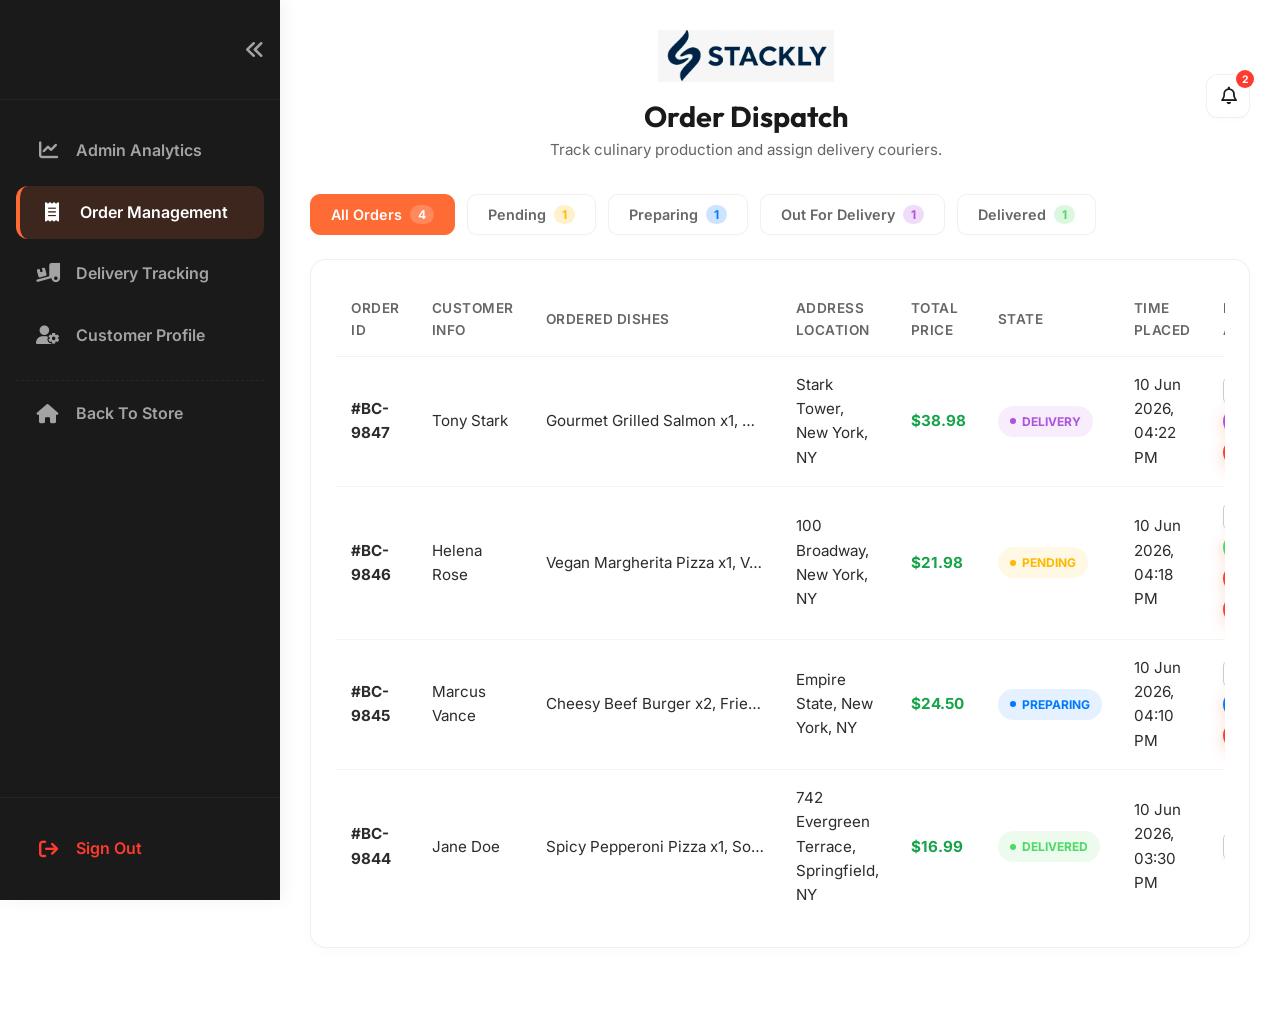
<file: restaurant-dashboard.html>
<!DOCTYPE html>
<html lang="en">
<head>
    <meta charset="UTF-8">
    <meta name="viewport" content="width=device-width, initial-scale=1.0">
    <meta name="description" content="Stackly Orders Management Portal. Manage pending, preparing, out for delivery, and completed invoices.">
    <title>Stackly | Order Management Portal</title>
    
    <!-- CSS Stylesheets -->
    <link rel="stylesheet" href="css/style.css">
    <link rel="stylesheet" href="css/dashboard.css">
    
    <!-- FontAwesome Icons -->
    <link rel="stylesheet" href="https://cdnjs.cloudflare.com/ajax/libs/font-awesome/6.4.0/css/all.min.css">
</head>
<body class="dashboard-body">

    <!-- Collapsible Sidebar Navigation -->
    <aside class="sidebar" id="sidebar">
        <div class="sidebar-header">

            <button class="sidebar-toggle-btn" id="sidebar-toggle" aria-label="Toggle Sidebar Menu">
                <i class="fa-solid fa-angles-left"></i>
            </button>
        </div>
        


        <nav class="sidebar-nav">
            <a href="admin-dashboard.html" class="sidebar-nav-link">
                <i class="fa-solid fa-chart-line"></i> <span>Admin Analytics</span>
            </a>
            <a href="orders-dashboard.html" class="sidebar-nav-link active">
                <i class="fa-solid fa-receipt"></i> <span>Order Management</span>
            </a>
            <a href="delivery-dashboard.html" class="sidebar-nav-link">
                <i class="fa-solid fa-truck-ramp-box"></i> <span>Delivery Tracking</span>
            </a>
            <a href="customer-dashboard.html" class="sidebar-nav-link">
                <i class="fa-solid fa-user-gear"></i> <span>Customer Profile</span>
            </a>
            <a href="index.html" class="sidebar-nav-link" style="border-top: 1px dashed rgba(255,255,255,0.05); border-radius: 0; padding-top: 20px; margin-top: 10px;">
                <i class="fa-solid fa-house"></i> <span>Back To Store</span>
            </a>
        </nav>

        <div class="sidebar-footer">
            <a href="index.html" class="sidebar-nav-link" id="logout-btn">
                <i class="fa-solid fa-arrow-right-from-bracket"></i> <span>Sign Out</span>
            </a>
        </div>
    </aside>

    <!-- Main Dashboard Section -->
    <main class="dashboard-main" id="dashboard-main">
        <div class="dashboard-topbar">
            <!-- Mobile Menu trigger and Title -->
            <div class="dashboard-mobile-nav">
                <button class="dashboard-hamburger" id="dashboard-hamburger" aria-label="Toggle Mobile Menu">
                    <i class="fa-solid fa-bars"></i>
                </button>
            </div>
            
            <div class="topbar-title">
                <div class="dashboard-logo-center">
                    <a href="index.html"><img src="logo.webp" alt="Stackly Logo" style="height:52px; width:auto; object-fit:contain;"></a>
                </div>
                <h2>Order Dispatch</h2>
                <p>Track culinary production and assign delivery couriers.</p>
            </div>
            
            <div class="topbar-actions">
                <button class="topbar-btn" id="noti-trigger" aria-label="Notifications panel">
                    <i class="fa-regular fa-bell"></i>
                    <span class="badge" id="noti-badge-count">2</span>
                </button>
            </div>
        </div>

        <!-- Order Management Tabs -->
        <div class="order-tabs-container">
            <button class="order-tab active" data-filter="all">
                All Orders <span class="count" id="count-all">0</span>
            </button>
            <button class="order-tab" data-filter="pending">
                Pending <span class="count" id="count-pending" style="background-color: rgba(255, 184, 0, 0.2); color: #FFB800;">0</span>
            </button>
            <button class="order-tab" data-filter="preparing">
                Preparing <span class="count" id="count-preparing" style="background-color: rgba(0, 122, 255, 0.2); color: #007AFF;">0</span>
            </button>
            <button class="order-tab" data-filter="delivery">
                Out For Delivery <span class="count" id="count-delivery" style="background-color: rgba(175, 82, 222, 0.2); color: #AF52DE;">0</span>
            </button>
            <button class="order-tab" data-filter="delivered">
                Delivered <span class="count" id="count-delivered" style="background-color: rgba(76, 217, 100, 0.2); color: #4CD964;">0</span>
            </button>
        </div>

        <!-- Orders Table Card -->
        <div class="table-card">
            <div class="table-responsive">
                <table class="data-table">
                    <thead>
                        <tr>
                            <th>Order ID</th>
                            <th>Customer Info</th>
                            <th>Ordered Dishes</th>
                            <th>Address Location</th>
                            <th>Total Price</th>
                            <th>State</th>
                            <th>Time Placed</th>
                            <th style="width: 150px;">Production Actions</th>
                        </tr>
                    </thead>
                    <tbody id="orders-dashboard-rows">
                        <!-- Placed dynamically via JS -->
                        <tr>
                            <td colspan="8" style="text-align: center; color: var(--text-muted); padding: 40px;">
                                <i class="fa-solid fa-spinner fa-spin" style="font-size: 1.5rem; color: var(--primary); margin-bottom: 8px;"></i>
                                <p>Loading live dispatch grid...</p>
                            </td>
                        </tr>
                    </tbody>
                </table>
            </div>
        </div>
    </main>

    <!-- Combined dashboard operations script -->
    <script src="js/dashboard.js"></script>
</body>
</html>
</file>
<file: css/style.css>
/* ==========================================================================
   Stackly - CSS Design System & Style Sheets
   ========================================================================== */

/* Google Fonts Import */
@import url('https://fonts.googleapis.com/css2?family=Inter:wght@300;400;500;600;700&family=Outfit:wght@400;500;600;700;800&display=swap');

:root {
    /* Color Palette */
    --primary: #16a34a;
    --primary-rgb: 22, 163, 74;
    --primary-hover: #15803d;
    --secondary: #1A1A1A;
    --secondary-rgb: 26, 26, 26;
    --background: #FFFFFF; /* Pure White Background as requested */
    --accent: #FF3B30;
    --accent-rgb: 255, 59, 48;
    
    /* Semantic Colors */
    --text-main: #2C2C2C;
    --text-muted: #666666;
    --card-bg: rgba(255, 255, 255, 0.95);
    --card-border: rgba(22, 163, 74, 0.15);
    --white: #FFFFFF;
    --shadow-sm: 0 4px 6px -1px rgba(0, 0, 0, 0.05);
    --shadow-md: 0 10px 25px -5px rgba(22, 163, 74, 0.08);
    --shadow-lg: 0 20px 40px -15px rgba(0, 0, 0, 0.1);
    
    /* Layout Constants */
    --header-height: 80px;
    --border-radius-sm: 8px;
    --border-radius-md: 16px;
    --border-radius-lg: 24px;
    --border-radius-round: 50px;
    --transition-fast: 0.2s cubic-bezier(0.4, 0, 0.2, 1);
    --transition-smooth: 0.4s cubic-bezier(0.4, 0, 0.2, 1);
}

/* ==========================================================================
   Reset & Base Styles
   ========================================================================== */
*, *::before, *::after {
    box-sizing: border-box;
    margin: 0;
    padding: 0;
}
html {
    scroll-behavior: smooth;
}
body {
    font-family: var(--font-body);
    color: var(--text-color);
    background-color: var(--white);
    line-height: 1.6;
}
img {
    max-width: 100%;
    height: auto;
}

/* Skeleton Loader */
@keyframes skeleton-loading {
    0% { background-color: #f0f0f0; }
    100% { background-color: #e0e0e0; }
}
.skeleton {
    animation: skeleton-loading 1s linear infinite alternate;
    width: 100%;
    height: 100%;
    position: absolute;
    top: 0;
    left: 0;
    z-index: 1;
}
.skeleton-img {
    opacity: 0;
    transition: opacity 0.3s ease;
}
.skeleton-img.loaded {
    opacity: 1;
}

html {
    scroll-behavior: smooth;
    font-size: 16px;
    overflow-x: hidden;
}

body {
    font-family: 'Inter', sans-serif;
    color: var(--text-main);
    background-color: var(--background);
    line-height: 1.6;
    overflow-x: hidden;
}

h1, h2, h3, h4, h5, h6 {
    font-family: 'Outfit', sans-serif;
    color: var(--secondary);
    font-weight: 700;
    line-height: 1.25;
}

a {
    color: inherit;
    text-decoration: none;
    transition: var(--transition-fast);
}

ul {
    list-style: none;
}

img {
    max-width: 100%;
    height: auto;
    display: block;
    object-fit: cover;
}

button, input, textarea, select {
    font-family: inherit;
    font-size: inherit;
    color: inherit;
    background: none;
    border: none;
    outline: none;
}

button {
    cursor: pointer;
}

/* Scrollbar styling */
::-webkit-scrollbar {
    width: 8px;
}
::-webkit-scrollbar-track {
    background: var(--background);
}
::-webkit-scrollbar-thumb {
    background: var(--primary);
    border-radius: var(--border-radius-round);
}
::-webkit-scrollbar-thumb:hover {
    background: var(--primary-hover);
}

/* ==========================================================================
   Preloader & Global Progress
   ========================================================================== */
#preloader {
    position: fixed;
    top: 0;
    left: 0;
    width: 100%;
    height: 100%;
    background-color: #FFFFFF;
    z-index: 9999;
    display: flex;
    justify-content: center;
    align-items: center;
    transition: opacity 0.5s ease, visibility 0.5s ease;
}

.loader-content {
    text-align: center;
}

.loader-logo-img {
    height: 60px;
    width: auto;
    margin-bottom: 20px;
    object-fit: contain;
    animation: pulseLogo 1.5s ease-in-out infinite alternate;
}

@keyframes pulseLogo {
    0% { transform: scale(0.95); opacity: 0.8; }
    100% { transform: scale(1.05); opacity: 1; }
}

.loader-spinner {
    width: 50px;
    height: 50px;
    border: 4px solid rgba(255, 107, 53, 0.1);
    border-top: 4px solid var(--primary);
    border-radius: 50%;
    margin: 0 auto;
    animation: spin 1s linear infinite;
}

@keyframes spin {
    0% { transform: rotate(0deg); }
    100% { transform: rotate(360deg); }
}

#scroll-progress {
    position: fixed;
    top: 0;
    left: 0;
    height: 4px;
    background-color: var(--primary);
    width: 0%;
    z-index: 1002;
    transition: width 0.1s ease;
}

/* ==========================================================================
   Reusable UI Components
   ========================================================================== */
.btn {
    display: inline-flex;
    align-items: center;
    justify-content: center;
    gap: 8px;
    padding: 14px 30px;
    border-radius: var(--border-radius-round);
    font-weight: 600;
    transition: var(--transition-smooth);
    box-shadow: var(--shadow-sm);
    position: relative;
    z-index: 10; /* Make buttons clickable */
}

.btn-primary {
    background: linear-gradient(135deg, var(--primary) 0%, #ff8c5a 100%);
    color: var(--white);
    border: none;
    box-shadow: 0 4px 15px rgba(255, 107, 53, 0.3);
}

.btn-primary:hover {
    background: linear-gradient(135deg, #ff8c5a 0%, var(--primary) 100%);
    color: var(--white);
    transform: translateY(-3px) scale(1.05);
    box-shadow: 0 8px 25px rgba(255, 107, 53, 0.4);
}

.btn-secondary {
    background-color: var(--secondary);
    color: var(--white) !important;
}

.btn-secondary:hover {
    background-color: #333333;
    transform: translateY(-3px);
    box-shadow: 0 10px 20px rgba(26, 26, 26, 0.25);
}

.btn-outline {
    border: 2px solid var(--primary);
    color: var(--primary) !important;
    background-color: transparent;
}

.btn-outline:hover {
    background-color: var(--primary);
    color: var(--white) !important;
    transform: translateY(-3px);
}

.section-padding {
    padding: 100px 0;
}

.container {
    width: 100%;
    max-width: 1240px;
    margin: 0 auto;
    padding: 0 24px;
}

.section-header {
    text-align: center;
    max-width: 600px;
    margin: 0 auto 60px;
}

.section-header .sub-title {
    color: var(--primary);
    text-transform: uppercase;
    letter-spacing: 2px;
    font-weight: 700;
    font-size: 0.9rem;
    margin-bottom: 12px;
    display: block;
}

.section-header .title {
    font-size: 2.6rem;
    color: var(--secondary);
    margin-bottom: 16px;
}

.glass-card {
    background: var(--card-bg);
    border: 1px solid var(--card-border);
    box-shadow: var(--shadow-md);
    border-radius: var(--border-radius-md);
    transition: var(--transition-smooth);
}

.glass-card:hover {
    transform: translateY(-5px);
    box-shadow: var(--shadow-lg);
}

/* ==========================================================================
   Header & Navigation
   ========================================================================== */
.header {
    position: fixed;
    top: 0;
    left: 0;
    width: 100%;
    height: var(--header-height);
    background-color: rgba(255, 255, 255, 0.85);
    backdrop-filter: blur(12px);
    -webkit-backdrop-filter: blur(12px);
    border-bottom: 1px solid rgba(0,0,0,0.05);
    z-index: 1005;
    transition: var(--transition-smooth);
}

.header.scrolled {
    height: 70px;
    box-shadow: var(--shadow-sm);
    background-color: rgba(255, 255, 255, 0.95);
}

.header .container {
    display: flex;
    align-items: center;
    justify-content: space-between;
}

/* logo image support */
.logo {
    display: flex;
    align-items: center;
    gap: 10px;
}

.logo-img {
    height: 45px;
    width: auto;
    object-fit: contain;
}

.nav-menu {
    display: flex;
    align-items: center;
    gap: 32px;
}

.nav-link {
    font-weight: 600;
    color: var(--secondary);
    position: relative;
    padding: 8px 0;
}

.nav-link::after {
    content: '';
    position: absolute;
    bottom: 0;
    left: 0;
    width: 0;
    height: 3px;
    background-color: var(--primary);
    border-radius: 5px;
    transition: var(--transition-fast);
}

.nav-link:hover::after,
.nav-link.active::after {
    width: 100%;
}

.nav-actions {
    display: flex;
    align-items: center;
    gap: 20px;
}

.action-btn { z-index: 1001; cursor: pointer; font-size: 1.3rem;
    color: var(--secondary);
    position: relative;
    transition: var(--transition-fast);
}

.action-btn:hover {
    color: var(--primary);
    transform: scale(1.1);
}

.cart-badge {
    position: absolute;
    top: -8px;
    right: -8px;
    background-color: var(--accent);
    color: var(--white);
    font-size: 0.7rem;
    font-weight: 700;
    width: 18px;
    height: 18px;
    border-radius: 50%;
    display: flex;
    align-items: center;
    justify-content: center;
    animation: pulseBadge 2s infinite;
}

/* Hamburger menu button */
.nav-toggle {
    display: none;
    flex-direction: column;
    justify-content: space-between;
    width: 30px;
    height: 21px;
    cursor: pointer;
    z-index: 1005;
}

.nav-toggle span {
    display: block;
    height: 3px;
    width: 100%;
    background-color: var(--secondary);
    border-radius: 3px;
    transition: var(--transition-smooth);
}

/* ==========================================================================
   Cart Sidebar Drawer
   ========================================================================== */
.cart-drawer {
    position: fixed;
    top: 0;
    right: -450px;
    width: 100%;
    max-width: 450px;
    height: 100%;
    background-color: var(--white);
    box-shadow: -10px 0 30px rgba(0,0,0,0.1);
    z-index: 1010;
    transition: var(--transition-smooth);
    display: flex;
    flex-direction: column;
}

.cart-drawer.open {
    right: 0;
}

.cart-header {
    padding: 24px;
    border-bottom: 1px solid rgba(0,0,0,0.05);
    display: flex;
    justify-content: space-between;
    align-items: center;
}

.cart-header h3 {
    font-size: 1.5rem;
}

.close-cart {
    font-size: 1.5rem;
    color: var(--secondary);
    transition: var(--transition-fast);
}

.close-cart:hover {
    color: var(--primary);
    transform: rotate(90deg);
}

.cart-items-container {
    flex: 1;
    overflow-y: auto;
    padding: 24px;
    display: flex;
    flex-direction: column;
    gap: 20px;
}

.cart-empty-msg {
    margin: auto;
    text-align: center;
    color: var(--text-muted);
}

.cart-empty-msg i {
    font-size: 3rem;
    color: var(--primary);
    margin-bottom: 16px;
    opacity: 0.5;
}

.cart-item {
    display: flex;
    align-items: center;
    gap: 16px;
    padding-bottom: 16px;
    border-bottom: 1px dashed rgba(0,0,0,0.05);
}

.cart-item img {
    width: 70px;
    height: 70px;
    object-fit: cover;
    border-radius: var(--border-radius-sm);
}

.cart-item-info {
    flex: 1;
}

.cart-item-name {
    font-weight: 600;
    color: var(--secondary);
    font-size: 0.95rem;
}

.cart-item-price {
    color: var(--primary);
    font-weight: 700;
    font-size: 0.9rem;
    margin-top: 4px;
}

.cart-item-qty {
    display: flex;
    align-items: center;
    gap: 8px;
    margin-top: 8px;
}

.qty-btn {
    width: 24px;
    height: 24px;
    background-color: #F5F5F5;
    border-radius: 50%;
    display: flex;
    align-items: center;
    justify-content: center;
    font-size: 0.8rem;
    transition: var(--transition-fast);
}

.qty-btn:hover {
    background-color: var(--primary);
    color: var(--white);
}

.qty-val {
    font-size: 0.9rem;
    font-weight: 600;
    width: 20px;
    text-align: center;
}

.remove-cart-item {
    color: var(--accent);
    font-size: 1.1rem;
    transition: var(--transition-fast);
}

.remove-cart-item:hover {
    transform: scale(1.1);
}

.cart-footer {
    padding: 24px;
    border-top: 1px solid rgba(0,0,0,0.05);
    background-color: #F8F9FA;
}

.cart-subtotal {
    display: flex;
    justify-content: space-between;
    font-size: 1.1rem;
    font-weight: 700;
    margin-bottom: 20px;
}

.cart-actions {
    display: flex;
    flex-direction: column;
    gap: 12px;
}

.cart-overlay {
    position: fixed;
    top: 0;
    left: 0;
    width: 100%;
    height: 100%;
    background-color: rgba(0,0,0,0.5);
    z-index: 1008;
    opacity: 0;
    visibility: hidden;
    transition: var(--transition-smooth);
}

.cart-overlay.open {
    opacity: 1;
    visibility: visible;
}

/* ==========================================================================
   Search Panel Overlay
   ========================================================================== */
.search-overlay {
    position: fixed;
    top: 0;
    left: 0;
    width: 100%;
    height: 100%;
    background-color: rgba(26, 26, 26, 0.95);
    z-index: 1020;
    opacity: 0;
    visibility: hidden;
    transition: var(--transition-smooth);
    display: flex;
    justify-content: center;
    align-items: center;
}

.search-overlay.open {
    opacity: 1;
    visibility: visible;
}

.search-box {
    width: 100%;
    max-width: 600px;
    padding: 0 24px;
    position: relative;
    text-align: center;
}

.search-input {
    width: 100%;
    border-bottom: 3px solid var(--primary);
    padding: 16px 0;
    font-size: 2rem;
    color: var(--white);
    font-family: 'Outfit', sans-serif;
    font-weight: 600;
}

.search-input::placeholder {
    color: rgba(255, 255, 255, 0.4);
}

.close-search {
    position: absolute;
    top: -80px;
    right: 24px;
    font-size: 2.5rem;
    color: var(--white);
    transition: var(--transition-fast);
}

.close-search:hover {
    color: var(--primary);
    transform: rotate(90deg);
}

/* ==========================================================================
   Hero Section
   ========================================================================== */
.hero {
    min-height: 100vh;
    padding-top: calc(var(--header-height) + 80px);
    padding-bottom: 80px;
    display: flex;
    align-items: center;
    background: radial-gradient(circle at 80% 25%, rgba(255, 107, 53, 0.07) 0%, transparent 60%);
    position: relative;
    overflow: hidden;
}

.hero-grid {
    display: grid;
    grid-template-columns: 1.2fr 0.8fr;
    align-items: center;
    gap: 40px;
    position: relative;
}

.hero-content {
    position: relative;
    z-index: 10;
}

.hero-tagline {
    background-color: rgba(255, 107, 53, 0.1);
    color: var(--primary);
    padding: 8px 20px;
    border-radius: var(--border-radius-round);
    font-weight: 700;
    font-size: 0.9rem;
    display: inline-flex;
    align-items: center;
    gap: 8px;
    margin-bottom: 24px;
}

.hero-title {
    font-size: 4.2rem;
    margin-bottom: 24px;
    line-height: 1.15;
    span {
        color: var(--primary);
        position: relative;
        z-index: 1;
    }
}

.hero-description {
    font-size: 1.15rem;
    color: var(--text-muted);
    margin-bottom: 40px;
    max-width: 580px;
}

.hero-buttons {
    display: flex;
    gap: 20px;
    position: relative;
    z-index: 20; /* Keep buttons above background graphics */
}

.hero-img-wrapper {
    position: relative;
    display: flex;
    justify-content: center;
    align-items: center;
    z-index: 2;
}

.hero-main-img {
    position: relative;
    z-index: 5;
    animation: floatImg 6s ease-in-out infinite;
    max-width: 100%;
}

.hero-bg-shape {
    position: absolute;
    width: 80vw;
    max-width: 480px;
    height: 80vw;
    max-height: 480px;
    background-color: rgba(255, 107, 53, 0.12);
    border-radius: 50%;
    z-index: 1;
    top: 50%;
    left: 50%;
    transform: translate(-50%, -50%);
    filter: blur(50px);
}

/* Floating elements */
.floating-food {
    position: absolute;
    font-size: 2.5rem;
    z-index: 1; /* keep beneath buttons */
    opacity: 0.7;
    pointer-events: none;
}

.floating-food-1 { color: var(--primary); top: 18%; left: 8%; animation: floatIcon1 5s ease-in-out infinite; }
.floating-food-2 { color: var(--accent); bottom: 15%; left: 5%; animation: floatIcon2 6s ease-in-out infinite; }
.floating-food-3 { color: #FFB800; top: 20%; right: 5%; animation: floatIcon3 4s ease-in-out infinite; }
.floating-food-4 { color: #4CD964; bottom: 10%; right: 12%; animation: floatIcon1 7s ease-in-out infinite; }

@keyframes floatImg {
    0% { transform: translateY(0px) rotate(0deg); }
    50% { transform: translateY(-15px) rotate(3deg); }
    100% { transform: translateY(0px) rotate(0deg); }
}

@keyframes floatIcon1 {
    0% { transform: translateY(0) rotate(0); }
    50% { transform: translateY(-12px) rotate(15deg); }
    100% { transform: translateY(0) rotate(0); }
}

@keyframes floatIcon2 {
    0% { transform: translate(0, 0) rotate(0); }
    50% { transform: translate(12px, -10px) rotate(-15deg); }
    100% { transform: translate(0, 0) rotate(0); }
}

@keyframes floatIcon3 {
    0% { transform: translateY(0); }
    50% { transform: translateY(10px) scale(1.1); }
    100% { transform: translateY(0); }
}

/* ==========================================================================
   Statistics Counter Section
   ========================================================================== */
.stats {
    background-color: var(--secondary);
    color: var(--white);
    padding: 60px 0;
    margin-top: -30px;
    position: relative;
    z-index: 10;
    border-radius: var(--border-radius-lg);
}

.stats-grid {
    display: grid;
    grid-template-columns: repeat(4, 1fr);
    gap: 30px;
}

.stat-card {
    text-align: center;
    padding: 10px;
}

.stat-num {
    font-size: 3.2rem;
    font-weight: 800;
    color: var(--primary);
    margin-bottom: 8px;
    font-family: 'Outfit', sans-serif;
}

.stat-label {
    color: rgba(255, 255, 255, 0.7);
    font-weight: 500;
    font-size: 1rem;
}

/* ==========================================================================
   About Us
   ========================================================================== */
.about-grid {
    display: grid;
    grid-template-columns: 1fr 1fr;
    gap: 60px;
    align-items: center;
}

.about-img-group {
    position: relative;
    display: grid;
    grid-template-columns: repeat(2, 1fr);
    gap: 20px;
}

.about-img-box {
    overflow: hidden;
    border-radius: var(--border-radius-md);
    box-shadow: var(--shadow-md);
}

.about-img-box img {
    width: 100%;
    height: 100%;
    object-fit: cover;
    transition: var(--transition-smooth);
}

.about-img-box:hover img {
    transform: scale(1.08);
}

.about-experience {
    position: absolute;
    bottom: -20px;
    right: -20px;
    background-color: var(--primary);
    color: var(--white);
    padding: 24px;
    border-radius: var(--border-radius-md);
    box-shadow: var(--shadow-lg);
    text-align: center;
    z-index: 5;
    animation: pulseBadge 3s infinite;
}

.about-experience .years {
    font-size: 2.2rem;
    font-weight: 800;
    font-family: 'Outfit', sans-serif;
    display: block;
    line-height: 1;
}

.about-experience .text {
    font-size: 0.85rem;
    font-weight: 600;
    text-transform: uppercase;
}

.about-bullets {
    margin: 24px 0;
    display: grid;
    grid-template-columns: repeat(2, 1fr);
    gap: 16px;
}

.about-bullet-item {
    display: flex;
    align-items: center;
    gap: 12px;
    font-weight: 600;
}

.about-bullet-item i {
    color: var(--primary);
    background-color: rgba(255, 107, 53, 0.1);
    width: 28px;
    height: 28px;
    border-radius: 50%;
    display: flex;
    align-items: center;
    justify-content: center;
    font-size: 0.85rem;
}

/* ==========================================================================
   Services
   ========================================================================== */
.services-grid {
    display: grid;
    grid-template-columns: repeat(3, 1fr);
    gap: 30px;
}

.service-card {
    padding: 40px 30px;
    text-align: center;
    background-color: #FFFFFF;
}

.service-icon {
    width: 70px;
    height: 70px;
    background-color: rgba(255, 107, 53, 0.08);
    color: var(--primary);
    border-radius: var(--border-radius-md);
    display: flex;
    align-items: center;
    justify-content: center;
    font-size: 2.2rem;
    margin: 0 auto 24px;
    transition: var(--transition-smooth);
}

.service-card:hover .service-icon {
    background-color: var(--primary);
    color: var(--white);
    transform: rotateY(180deg);
}

.service-title {
    font-size: 1.35rem;
    margin-bottom: 12px;
}

.service-desc {
    color: var(--text-muted);
    font-size: 0.95rem;
}

/* ==========================================================================
   Food Menu
   ========================================================================== */
.menu-tabs {
    display: flex;
    justify-content: center;
    gap: 16px;
    margin-bottom: 48px;
    flex-wrap: wrap;
}

.menu-tab-btn {
    padding: 10px 24px;
    border-radius: var(--border-radius-round);
    font-weight: 600;
    color: var(--secondary);
    border: 1px solid rgba(0,0,0,0.06);
    background-color: var(--white);
    box-shadow: var(--shadow-sm);
    transition: var(--transition-smooth);
}

.menu-tab-btn:hover,
.menu-tab-btn.active {
    background-color: var(--primary);
    color: var(--white) !important;
    border-color: var(--primary);
    box-shadow: 0 10px 20px rgba(255, 107, 53, 0.15);
}

.menu-grid {
    display: grid;
    grid-template-columns: repeat(4, 1fr);
    gap: 30px;
}

.menu-card {
    transition: transform 0.4s cubic-bezier(0.175, 0.885, 0.32, 1.275), box-shadow 0.4s ease;
    position: relative;
    overflow: hidden;
    display: flex;
    flex-direction: column;
    background-color: rgba(255, 255, 255, 0.7);
    backdrop-filter: blur(10px);
    border: 1px solid rgba(255,255,255,0.2);
    border-radius: var(--border-radius-md);
}
.menu-card:hover {
    transform: translateY(-10px) scale(1.02);
    box-shadow: 0 20px 40px rgba(0,0,0,0.12);
}
.food-badge {
    position: absolute;
    top: 15px;
    left: 15px;
    padding: 4px 10px;
    font-size: 0.75rem;
    font-weight: 700;
    border-radius: 4px;
    z-index: 10;
    text-transform: uppercase;
}
.badge-veg { background: #16a34a; color: white; }
.badge-bestseller { background: #FF9500; color: white; }

.menu-img-box {
    height: 220px;
    overflow: hidden;
    position: relative;
    border-radius: var(--border-radius-md) var(--border-radius-md) 0 0;
}

.menu-img-box img {
    width: 100%;
    height: 100%;
    object-fit: cover;
    transition: var(--transition-smooth);
}

.menu-card:hover .menu-img-box img {
    transform: scale(1.15) rotate(2deg);
}

.menu-badge {
    position: absolute;
    top: 16px;
    left: 16px;
    background-color: var(--primary);
    color: var(--white);
    padding: 4px 10px;
    border-radius: var(--border-radius-sm);
    font-size: 0.75rem;
    font-weight: 700;
    z-index: 2;
}

.menu-card-body {
    padding: 24px;
    flex: 1;
    display: flex;
    flex-direction: column;
}

.menu-rating {
    display: flex;
    gap: 4px;
    color: #FFB800;
    font-size: 0.85rem;
    margin-bottom: 10px;
}

.menu-title {
    font-size: 1.2rem;
    margin-bottom: 8px;
    white-space: nowrap;
    overflow: hidden;
    text-overflow: ellipsis;
}

.menu-desc {
    color: var(--text-muted);
    font-size: 0.85rem;
    margin-bottom: 16px;
    display: -webkit-box;
    -webkit-line-clamp: 2;
    -webkit-box-orient: vertical;
    overflow: hidden;
}

.menu-footer {
    display: flex;
    align-items: center;
    justify-content: space-between;
    margin-top: auto;
}

.menu-price {
    font-size: 1.25rem;
    font-weight: 700;
    color: var(--primary);
    font-family: 'Outfit', sans-serif;
}
.delivery-time {
    font-size: 0.85rem;
    color: var(--text-muted);
    display: flex;
    align-items: center;
    gap: 4px;
    margin-top: 8px;
}

.add-to-cart-btn { width: auto; padding: 0 16px; height: 40px; border-radius: 20px; font-size: 0.85rem; font-weight: 600;
    background-color: var(--secondary);
    color: var(--white);
    display: flex;
    align-items: center;
    justify-content: center;
    transition: var(--transition-smooth);
}

.add-to-cart-btn:hover {
    background-color: var(--primary);
    transform: scale(1.1);
}

/* ==========================================================================
   Offers
   ========================================================================== */
.offers-grid {
    display: grid;
    grid-template-columns: 1fr 1.2fr;
    gap: 40px;
    align-items: stretch;
}

.offer-banner-card {
    background: linear-gradient(135deg, var(--secondary) 0%, #333333 100%);
    color: var(--white);
    padding: 60px 48px;
    border-radius: var(--border-radius-lg);
    position: relative;
    overflow: hidden;
    display: flex;
    flex-direction: column;
    justify-content: center;
}

.offer-banner-card::before {
    content: '';
    position: absolute;
    top: -50px;
    right: -50px;
    width: 250px;
    height: 250px;
    background-color: rgba(255, 107, 53, 0.1);
    border-radius: 50%;
}

.offer-tag {
    color: var(--primary);
    font-weight: 700;
    text-transform: uppercase;
    letter-spacing: 1.5px;
    font-size: 0.9rem;
    margin-bottom: 16px;
    display: block;
}

.offer-title {
    font-size: 2.5rem;
    color: var(--white);
    margin-bottom: 16px;
    line-height: 1.2;
}

.offer-desc {
    color: rgba(255,255,255,0.7);
    margin-bottom: 30px;
    max-width: 400px;
}

.countdown-clock {
    display: flex;
    gap: 16px;
    margin-bottom: 40px;
}

.clock-segment {
    background-color: rgba(255,255,255,0.08);
    border: 1px solid rgba(255,255,255,0.1);
    backdrop-filter: blur(5px);
    width: 80px;
    padding: 12px 0;
    text-align: center;
    border-radius: var(--border-radius-md);
}

.clock-val {
    font-size: 1.8rem;
    font-weight: 800;
    color: var(--primary);
    font-family: 'Outfit', sans-serif;
    display: block;
    line-height: 1;
    margin-bottom: 4px;
}

.clock-lbl {
    font-size: 0.75rem;
    color: rgba(255,255,255,0.5);
    text-transform: uppercase;
    font-weight: 600;
}

.deal-card {
    padding: 30px;
    display: flex;
    align-items: center;
    gap: 24px;
    background-color: #FFFFFF;
}

.deal-card img {
    width: 150px;
    height: 150px;
    object-fit: cover;
    border-radius: var(--border-radius-md);
    transition: var(--transition-smooth);
}

.deal-card:hover img {
    transform: scale(1.08) rotate(-3deg);
}

.deal-info {
    flex: 1;
}

.deal-badge {
    background-color: var(--accent);
    color: var(--white);
    font-size: 0.75rem;
    font-weight: 700;
    padding: 4px 10px;
    border-radius: var(--border-radius-sm);
    display: inline-block;
    margin-bottom: 12px;
}

.deal-title {
    font-size: 1.35rem;
    margin-bottom: 8px;
}

.deal-pricing {
    display: flex;
    align-items: center;
    gap: 12px;
    margin-top: 12px;
}

.deal-new-price {
    font-size: 1.5rem;
    font-weight: 800;
    color: var(--primary);
    font-family: 'Outfit', sans-serif;
}

.deal-old-price {
    font-size: 1.1rem;
    color: var(--text-muted);
    text-decoration: line-through;
}

/* ==========================================================================
   Testimonials
   ========================================================================== */
.testimonial-carousel-container {
    max-width: 800px;
    margin: 0 auto;
    position: relative;
    overflow: hidden;
    padding: 20px 0;
}

.testimonial-track {
    display: flex;
    transition: transform 0.6s cubic-bezier(0.4, 0, 0.2, 1);
}

.testimonial-slide {
    min-width: 100%;
    padding: 0 40px;
    box-sizing: border-box;
    display: flex;
    flex-direction: column;
    align-items: center;
    text-align: center;
}

.testi-avatar {
    width: 100px;
    height: 100px;
    border-radius: 50%;
    object-fit: cover;
    border: 4px solid var(--primary);
    box-shadow: var(--shadow-md);
    margin-bottom: 24px;
}

.testi-stars {
    display: flex;
    gap: 4px;
    color: #FFB800;
    margin-bottom: 16px;
    font-size: 1.1rem;
}

.testi-quote {
    font-size: 1.25rem;
    font-style: italic;
    color: var(--white);
    margin-bottom: 24px;
    position: relative;
    line-height: 1.6;
}

.testi-quote::before,
.testi-quote::after {
    content: '"';
    color: var(--primary);
    font-size: 2rem;
    font-family: 'Outfit', sans-serif;
    font-weight: 800;
}

.testi-author {
    font-size: 1.15rem;
    font-family: 'Outfit', sans-serif;
    font-weight: 700;
    color: var(--white);
}

.testi-role {
    font-size: 0.85rem;
    color: rgba(255, 255, 255, 0.7);
    font-weight: 600;
}

.testi-dots {
    display: flex;
    justify-content: center;
    gap: 8px;
    margin-top: 30px;
}

.testi-dot {
    width: 12px;
    height: 12px;
    border-radius: 50%;
    background-color: rgba(255, 107, 53, 0.2);
    cursor: pointer;
    transition: var(--transition-smooth);
}

.testi-dot.active {
    background-color: var(--primary);
    width: 24px;
    border-radius: var(--border-radius-round);
}

/* ==========================================================================
   Gallery
   ========================================================================== */
.gallery-grid {
    display: grid;
    grid-template-columns: repeat(4, 1fr);
    gap: 20px;
}

.gallery-item {
    position: relative;
    height: 250px;
    overflow: hidden;
    border-radius: var(--border-radius-md);
    cursor: pointer;
    box-shadow: var(--shadow-sm);
}

.gallery-item img {
    width: 100%;
    height: 100%;
    object-fit: cover;
    transition: var(--transition-smooth);
}

.gallery-overlay {
    position: absolute;
    top: 0;
    left: 0;
    width: 100%;
    height: 100%;
    background: linear-gradient(to top, rgba(26, 26, 26, 0.9) 0%, rgba(26, 26, 26, 0.2) 100%);
    opacity: 0;
    transition: var(--transition-smooth);
    display: flex;
    flex-direction: column;
    justify-content: flex-end;
    align-items: center;
    padding: 24px;
    text-align: center;
    color: var(--white);
}

.gallery-overlay i {
    font-size: 2rem;
    color: var(--primary);
    margin-bottom: 8px;
    transform: translateY(20px);
    transition: var(--transition-smooth);
}

.gallery-overlay h4 {
    font-size: 1.15rem;
    color: var(--white);
    transform: translateY(20px);
    transition: var(--transition-smooth) 0.1s;
}

.gallery-item:hover img {
    transform: scale(1.15);
}

.gallery-item:hover .gallery-overlay {
    opacity: 1;
}

.gallery-item:hover .gallery-overlay i,
.gallery-item:hover .gallery-overlay h4 {
    transform: translateY(0);
}

.lightbox {
    position: fixed;
    top: 0;
    left: 0;
    width: 100%;
    height: 100%;
    background-color: rgba(26,26,26,0.98);
    z-index: 1030;
    opacity: 0;
    visibility: hidden;
    transition: var(--transition-smooth);
    display: flex;
    justify-content: center;
    align-items: center;
    padding: 40px;
}

.lightbox.open {
    opacity: 1;
    visibility: visible;
}

.lightbox-content {
    max-width: 90%;
    max-height: 80vh;
    box-shadow: 0 10px 30px rgba(0,0,0,0.5);
    border-radius: var(--border-radius-sm);
    object-fit: contain;
}

.close-lightbox {
    position: absolute;
    top: 30px;
    right: 30px;
    color: var(--white);
    font-size: 2.5rem;
    transition: var(--transition-fast);
}

.close-lightbox:hover {
    color: var(--primary);
    transform: rotate(90deg);
}

/* ==========================================================================
   Blog
   ========================================================================== */
.blog-grid {
    display: grid;
    grid-template-columns: repeat(3, 1fr);
    gap: 30px;
}

.blog-card {
    overflow: hidden;
    background-color: #FFFFFF;
}

.blog-img-box {
    height: 230px;
    overflow: hidden;
    position: relative;
}

.blog-img-box img {
    width: 100%;
    height: 100%;
    object-fit: cover;
    transition: var(--transition-smooth);
}

.blog-card:hover .blog-img-box img {
    transform: scale(1.1);
}

.blog-date {
    position: absolute;
    bottom: 16px;
    left: 16px;
    background-color: var(--secondary);
    color: var(--white);
    padding: 6px 14px;
    border-radius: var(--border-radius-sm);
    font-size: 0.8rem;
    font-weight: 600;
    z-index: 2;
}

.blog-body {
    padding: 24px;
}

.blog-meta {
    display: flex;
    gap: 16px;
    font-size: 0.85rem;
    color: var(--text-muted);
    margin-bottom: 12px;
}

.blog-meta span i {
    color: var(--primary);
    margin-right: 6px;
}

.blog-title {
    font-size: 1.35rem;
    margin-bottom: 16px;
    line-height: 1.4;
    transition: var(--transition-fast);
}

.blog-title:hover {
    color: var(--primary);
}

.read-more-btn {
    font-weight: 600;
    color: var(--primary);
    display: inline-flex;
    align-items: center;
    gap: 6px;
}

.read-more-btn i {
    transition: var(--transition-fast);
}

.blog-card:hover .read-more-btn i {
    transform: translateX(6px);
}

/* ==========================================================================
   Contact
   ========================================================================== */
.contact-grid {
    display: grid;
    grid-template-columns: 1fr 1fr;
    gap: 50px;
    align-items: stretch;
}

.contact-info-wrap {
    display: flex;
    flex-direction: column;
    justify-content: space-between;
}

.contact-cards {
    display: grid;
    grid-template-columns: repeat(2, 1fr);
    gap: 20px;
    margin-bottom: 30px;
}

.contact-detail-card {
    padding: 24px;
    display: flex;
    flex-direction: column;
    align-items: flex-start;
    background-color: #FFFFFF;
}

.contact-detail-icon {
    width: 48px;
    height: 48px;
    border-radius: 50%;
    background-color: rgba(255,107,53,0.1);
    color: var(--primary);
    display: flex;
    align-items: center;
    justify-content: center;
    font-size: 1.2rem;
    margin-bottom: 16px;
}

.contact-detail-card h4 {
    font-size: 1.1rem;
    margin-bottom: 8px;
}

.contact-detail-card p {
    color: var(--text-muted);
    font-size: 0.9rem;
}

.map-container {
    border-radius: var(--border-radius-md);
    overflow: hidden;
    box-shadow: var(--shadow-sm);
    height: 100%;
    min-height: 300px;
}

.map-container iframe {
    width: 100%;
    height: 100%;
    border: none;
}

.contact-form {
    padding: 40px;
    background-color: #FFFFFF;
}

.contact-form-title {
    font-size: 1.8rem;
    margin-bottom: 24px;
}

.form-group {
    margin-bottom: 20px;
}

.form-input {
    width: 100%;
    padding: 14px 20px;
    background-color: #F8F9FA;
    border: 1px solid rgba(0,0,0,0.08);
    border-radius: var(--border-radius-md);
    font-family: inherit;
    transition: var(--transition-fast);
}

.form-input:focus {
    border-color: var(--primary);
    background-color: var(--white);
    box-shadow: 0 0 10px rgba(255, 107, 53, 0.08);
}

textarea.form-input {
    resize: none;
    height: 120px;
}

/* ==========================================================================
   Newsletter
   ========================================================================== */
.newsletter-section {
    position: relative;
    z-index: 10;
    margin-bottom: -60px;
}

.newsletter-box {
    background: linear-gradient(135deg, var(--primary) 0%, var(--accent) 100%);
    color: var(--white);
    padding: 60px 40px;
    border-radius: var(--border-radius-lg);
    box-shadow: var(--shadow-lg);
    display: flex;
    flex-direction: column;
    align-items: center;
    text-align: center;
}

.newsletter-title {
    font-size: 2.2rem;
    color: var(--white);
    margin-bottom: 12px;
}

.newsletter-desc {
    color: rgba(255,255,255,0.85);
    max-width: 500px;
    margin-bottom: 32px;
}

.newsletter-form {
    display: flex;
    width: 100%;
    max-width: 550px;
    background-color: var(--white);
    padding: 6px;
    border-radius: var(--border-radius-round);
    box-shadow: 0 10px 30px rgba(0,0,0,0.1);
}

.newsletter-input {
    flex: 1;
    padding: 12px 24px;
    font-weight: 500;
    color: var(--secondary);
}

.newsletter-input::placeholder {
    color: #999999;
}

.newsletter-form .btn-secondary {
    padding: 12px 32px;
    background-color: var(--secondary);
}

.newsletter-form .btn-secondary:hover {
    background-color: #333333;
}

/* ==========================================================================
   Footer
   ========================================================================== */
.footer {
    background-color: #FFFFFF;
    color: var(--text-muted);
    padding: 140px 0 100px; /* Added bottom padding to prevent scroll-to-top overlap */
    border-top: 1px solid rgba(0,0,0,0.05);
}

.footer-grid {
    display: grid;
    grid-template-columns: 2fr 1fr 1fr 1.5fr; /* 4 columns for desktop */
    gap: 40px;
    margin-bottom: 60px;
    align-items: start;
}

.footer-col h3 {
    font-size: 1.8rem;
    color: var(--secondary);
    margin-bottom: 24px;
}

.footer-col h3 span {
    color: var(--primary);
}

.footer-desc {
    margin-bottom: 24px;
    font-size: 0.95rem;
    line-height: 1.6;
    max-width: 100%;
    word-wrap: break-word;
}

.footer-socials {
    display: flex;
    gap: 12px;
    align-items: center;
    flex-wrap: wrap;
}

.social-icon {
    width: 38px;
    height: 38px;
    border-radius: 50%;
    background-color: rgba(0,0,0,0.04);
    color: var(--secondary);
    display: flex;
    align-items: center;
    justify-content: center;
    transition: var(--transition-smooth);
}

.social-icon:hover {
    background-color: var(--primary);
    color: var(--white);
    transform: translateY(-3px);
}

.footer-col h4 {
    font-size: 1.2rem;
    color: var(--secondary);
    margin-bottom: 24px;
    position: relative;
    padding-bottom: 10px;
    line-height: 1.4;
    display: inline-block;
}

.footer-col h4::after {
    content: '';
    position: absolute;
    bottom: 0;
    left: 0;
    width: 40px;
    height: 3px;
    background-color: var(--primary);
    border-radius: 5px;
}

.footer-links {
    display: flex;
    flex-direction: column;
    gap: 12px;
}

.footer-links a {
    display: inline-flex;
    align-items: center;
    gap: 8px;
    color: var(--text-muted);
    transition: var(--transition-fast);
}

.footer-links a i {
    font-size: 0.8rem;
    opacity: 0.6;
    transition: var(--transition-fast);
}

.footer-links a:hover {
    color: var(--primary);
}

.footer-links a:hover i {
    transform: translateX(4px);
    opacity: 1;
}

.footer-contact-item {
    display: flex;
    gap: 16px;
    margin-bottom: 16px;
    align-items: flex-start;
}

.footer-contact-item i {
    color: var(--primary);
    font-size: 1.1rem;
    margin-top: 4px;
}

.footer-contact-item p {
    font-size: 0.95rem;
    word-wrap: break-word;
}

.footer-bottom {
    border-top: 1px solid rgba(0, 0, 0, 0.08);
    padding-top: 30px;
    display: flex;
    justify-content: space-between;
    align-items: center;
    flex-wrap: wrap;
    gap: 16px;
    font-size: 0.9rem;
}

.footer-bottom-links {
    display: flex;
    gap: 24px;
    flex-wrap: wrap;
}

.footer-bottom-links a {
    color: var(--text-muted);
    transition: var(--transition-fast);
}

.footer-bottom-links a:hover {
    color: var(--primary);
}

/* Footer Responsive Layouts */
@media (max-width: 1199px) {
    .footer-grid {
        grid-template-columns: 1.5fr 1fr 1fr 1.5fr;
    }
}

@media (max-width: 991px) {
    .footer-grid {
        grid-template-columns: repeat(2, 1fr); /* 2 columns for tablets */
        gap: 50px 40px;
    }
}

@media (max-width: 767px) {
    .footer {
        padding: 100px 0 140px; /* Larger bottom padding for mobile scroll-to-top */
    }
    .footer-grid {
        grid-template-columns: 1fr; /* Single column for mobile */
        gap: 40px;
    }
    .footer-bottom {
        flex-direction: column;
        text-align: center;
        gap: 20px;
    }
    .footer-bottom-links {
        justify-content: center;
    }
}

/* ==========================================================================
   Global Controls
   ========================================================================== */
#scroll-to-top {
    position: fixed;
    bottom: 30px;
    right: -60px;
    width: 48px;
    height: 48px;
    border-radius: 50%;
    background-color: var(--primary);
    color: var(--white);
    display: flex;
    align-items: center;
    justify-content: center;
    font-size: 1.2rem;
    box-shadow: var(--shadow-lg);
    z-index: 999;
    transition: var(--transition-smooth);
}

#scroll-to-top.visible {
    right: 30px;
}

#scroll-to-top:hover {
    background-color: var(--primary-hover);
    transform: translateY(-5px);
}

.reveal {
    opacity: 1;
    transform: none;
    transition: opacity 0.8s ease, transform 0.8s ease;
}

.reveal.reveal-left { transform: translateX(-40px); }
.reveal.reveal-right { transform: translateX(40px); }
.reveal.reveal-zoom { transform: scale(0.9); }

.reveal.active {
    opacity: 1;
    transform: translate(0) scale(1);
}

/* ==========================================================================
   Responsive Breakpoints & Content Fixes
   ========================================================================== */
@media (max-width: 1199px) {
    .container {
        max-width: 960px;
    }
    .hero-title {
        font-size: 3.2rem;
    }
    .menu-grid {
        grid-template-columns: repeat(3, 1fr);
    }
}

@media (max-width: 991px) {
    .container {
        max-width: 720px;
    }
    .hero-grid {
        grid-template-columns: 1fr;
        text-align: center;
    }
    .hero-description {
        margin-left: auto;
        margin-right: auto;
    }
    .hero-buttons {
        justify-content: center;
    }
    .hero-img-wrapper {
        margin-top: 40px;
    }
    .about-grid {
        grid-template-columns: 1fr;
        gap: 40px;
    }
    .about-img-group {
        max-width: 500px;
        margin: 0 auto;
    }
    .services-grid {
        grid-template-columns: repeat(2, 1fr);
    }
    .menu-grid {
        grid-template-columns: repeat(2, 1fr);
    }
    .offers-grid {
        grid-template-columns: 1fr;
    }
    .gallery-grid {
        grid-template-columns: repeat(2, 1fr);
    }
    .blog-grid {
        grid-template-columns: repeat(2, 1fr);
    }
    .contact-grid {
        grid-template-columns: 1fr;
    }
}

@media (max-width: 767px) {
    :root {
        --header-height: 70px;
    }
    .container {
        max-width: 540px;
    }
    .nav-toggle {
        display: flex;
    }
    .nav-menu {
        position: fixed;
        top: var(--header-height);
        left: -100%;
        width: 100%;
        height: calc(100vh - var(--header-height));
        background-color: var(--white);
        flex-direction: column;
        padding: 40px 24px;
        gap: 24px;
        z-index: 1004;
        transition: var(--transition-smooth);
        box-shadow: 0 10px 30px rgba(0,0,0,0.1);
        overflow-y: auto;
    }
    .nav-menu.open {
        left: 0;
    }
    .header.scrolled {
        height: 70px;
    }
    .nav-actions {
        margin-right: 40px;
    }
    .hero-title {
        font-size: 2.5rem;
    }
    .stats-grid {
        grid-template-columns: repeat(2, 1fr);
    }
    .services-grid {
        grid-template-columns: 1fr;
    }
    .menu-grid {
        grid-template-columns: 1fr;
    }
    .gallery-grid {
        grid-template-columns: 1fr;
    }
    .blog-grid {
        grid-template-columns: 1fr;
    }
    .contact-cards {
        grid-template-columns: 1fr;
    }
    #scroll-to-top {
        bottom: 80px;
        width: 40px;
        height: 40px;
        font-size: 1rem;
    }
    #scroll-to-top.visible {
        right: 20px;
    }
    /* Fixed mobile hidden elements */
    .hero-buttons .btn {
        display: inline-flex !important; /* Ensure buttons show */
    }
    .about-bullets {
        grid-template-columns: 1fr;
    }
}

@media (max-width: 480px) {
    .container {
        padding: 0 16px;
    }
    .hero-title {
        font-size: 2rem;
    }
    .hero-buttons {
        flex-direction: column;
        width: 100%;
    }
    .hero-buttons .btn {
        width: 100%;
    }
    .stats-grid {
        grid-template-columns: 1fr;
    }
    .newsletter-form {
        flex-direction: column;
        border-radius: var(--border-radius-md);
        padding: 10px;
        gap: 10px;
    }
    .newsletter-input {
        padding: 8px 12px;
    }
    .newsletter-form .btn-secondary {
        border-radius: var(--border-radius-round);
        width: 100%;
    }
}

/* ==========================================================================
   Additional Fixes - Auth Select & Mobile Button Visibility
   ========================================================================== */

/* Ensure all hero buttons are always visible on mobile */
.hero-buttons {
    position: relative;
    z-index: 20 !important;
}

.hero-buttons .btn {
    display: inline-flex !important;
    visibility: visible !important;
    opacity: 1 !important;
}

/* Auth select dropdown styling fix */
.auth-select {
    width: 100%;
    padding: 16px 52px;
    background-color: #F8F9FA;
    border: 1.5px solid rgba(0, 0, 0, 0.08);
    border-radius: 14px;
    font-size: 0.95rem;
    transition: all 0.3s ease;
    color: #2C2C2C;
    appearance: none;
    -webkit-appearance: none;
    -moz-appearance: none;
    cursor: pointer;
    background-image: url("data:image/svg+xml,%3csvg xmlns='http://www.w3.org/2000/svg' fill='none' viewBox='0 0 20 20'%3e%3cpath stroke='%23999' stroke-linecap='round' stroke-linejoin='round' stroke-width='1.5' d='M6 8l4 4 4-4'/%3e%3c/svg%3e");
    background-repeat: no-repeat;
    background-position: right 16px center;
    background-size: 20px;
    padding-right: 48px;
}

.auth-select:focus {
    border-color: #FF6B35;
    background-color: #FFFFFF;
    box-shadow: 0 0 12px rgba(255, 107, 53, 0.1);
    outline: none;
}

/* Countdown Clock Styling Enhancement */
.countdown-clock {
    display: flex;
    gap: 16px;
    flex-wrap: wrap;
}

.clock-segment {
    display: flex;
    flex-direction: column;
    align-items: center;
    background: rgba(255, 255, 255, 0.1);
    border-radius: 12px;
    padding: 12px 18px;
    min-width: 70px;
}

.clock-val {
    font-size: 2rem;
    font-weight: 800;
    font-family: 'Outfit', sans-serif;
    color: var(--primary);
    line-height: 1;
}

.offer-banner-card .clock-val {
    color: #fff;
}

.clock-lbl {
    font-size: 0.75rem;
    text-transform: uppercase;
    letter-spacing: 1px;
    margin-top: 4px;
    opacity: 0.75;
}

/* Mobile Nav Active States */
@media (max-width: 767px) {
    .hero {
        min-height: auto;
        padding-top: calc(var(--header-height) + 40px);
        padding-bottom: 60px;
    }
    
    .hero-grid {
        grid-template-columns: 1fr;
        text-align: center;
    }
    
    .hero-buttons {
        justify-content: center;
        flex-wrap: wrap;
    }
    
    .hero-img-wrapper { order: -1; display: flex !important; opacity: 1 !important; visibility: visible !important; z-index: 1; 
        margin-bottom: 30px;
    }
    
    .hero-main-img {
        max-width: 80%;
        margin: 0 auto;
    }
    
    /* Floating icons hidden on mobile to avoid clutter */
    .floating-food {
        display: none;
    }
    
    /* Fix auth pages on mobile */
    .auth-card {
        padding: 24px 20px !important;
    }
    
    /* Logo in header mobile */
    .logo-img {
        height: 36px;
    }
    
    /* Table responsive */
    .about-grid {
        grid-template-columns: 1fr;
    }
    
    .team-grid {
        grid-template-columns: 1fr 1fr;
    }
    
    .stats-grid {
        grid-template-columns: repeat(2, 1fr);
    }
    
    /* Better scrollable mobile nav */
    .nav-menu {
        align-items: flex-start;
        overflow-y: auto;
    }
    
    .nav-link {
        font-size: 1.1rem;
        padding: 12px 0;
        border-bottom: 1px solid rgba(0,0,0,0.05);
        width: 100%;
    }
    
    /* Ensure action buttons visible in mobile header */
    .nav-actions {
        margin-right: 0 !important;
        gap: 8px;
    }
    
    #auth-nav-btn {
        order: 1;
    }
    
    #cart-trigger {
        order: 2;
    }
    
    .nav-toggle {
        order: 3;
    }
    
    .nav-actions .btn {
        display: inline-flex;
        padding: 6px 10px;
        font-size: 0.85rem;
    }
    
    /* Menu grid mobile */
    .menu-grid {
        grid-template-columns: 1fr 1fr;
    }
    
    /* Section padding reduction on mobile */
    .section-padding {
        padding: 60px 0;
    }
}

@media (max-width: 480px) {
    .team-grid {
        grid-template-columns: 1fr;
    }
    
    .menu-grid {
        grid-template-columns: 1fr;
    }
    
    .nav-actions {
        margin-right: 44px;
    }
}

/* Preloader always covers full screen */
#preloader {
    position: fixed !important;
    z-index: 99999 !important;
}

#testimonials {
    background-color: #FFFFFF !important;
    color: var(--secondary);
}

#testimonials .sub-title {
    color: var(--primary) !important;
}

#testimonials .title {
    color: var(--secondary) !important;
}

#testimonials .testi-quote {
    color: var(--text-muted);
}

#testimonials .testi-author {
    color: var(--secondary);
}

#testimonials .testi-role {
    color: var(--text-muted);
}

/* Enforce white background on all main sections */
section, .section-padding, body, main {
    background-color: #FFFFFF !important;
}

/* Override all page-hero backgrounds to white */
.page-hero {
    background: #FFFFFF !important;
    color: #1A1A1A !important;
    border-bottom: 1px solid rgba(0,0,0,0.05);
}
.page-hero::before, .page-hero::after {
    display: none !important;
}
.page-hero-title {
    color: #1A1A1A !important;
}
.page-hero-breadcrumb a, .page-hero-breadcrumb i, .page-hero-breadcrumb span {
    color: #1A1A1A !important;
}

/* Hide search button globally */
#search-trigger {
    display: none !important;
}

/* Ensure hero buttons are always visible */
.hero-buttons {
    display: flex !important;
    visibility: visible !important;
    opacity: 1 !important;
    z-index: 50 !important;
}
.hero-buttons .btn {
    display: inline-flex !important;
}

/* Page Hero Floating Image */
.page-hero-floating-img {
    position: absolute;
    right: 8%;
    top: 50%;
    margin-top: -100px;
    width: 220px;
    height: auto;
    z-index: 1;
    animation: float 4s ease-in-out infinite;
    filter: drop-shadow(0 15px 25px rgba(0,0,0,0.15));
    pointer-events: none;
}
@media (max-width: 768px) {
    .page-hero-floating-img {
        width: 140px;
        right: -20px;
        opacity: 0.3;
        margin-top: -70px;
    }
}

/* Page Hero Titles to Orange */
.page-hero-title {
    color: var(--primary) !important;
}

/* Global Preloader Bounce */
@keyframes preloaderBounce {
    0%, 100% { transform: translateY(0); }
    50% { transform: translateY(-12px); }
}





.nav-overlay {
    position: fixed;
    top: 0;
    left: 0;
    width: 100%;
    height: 100%;
    background-color: rgba(0,0,0,0.5);
    z-index: 999;
    opacity: 0;
    visibility: hidden;
    transition: var(--transition-smooth);
}
.nav-overlay.open {
    opacity: 1;
    visibility: visible;
}

@media (max-width: 767px) {
    .deal-card {
        flex-direction: column;
        text-align: center;
        padding: 20px;
    }
    .deal-card img {
        width: 100%;
        max-width: 200px;
        height: auto;
    }
}



/* Accessibility Focus States */
*:focus-visible { outline: 2px solid var(--primary); outline-offset: 2px; }
</file>
<file: css/dashboard.css>
/* ==========================================================================
   Stackly - Dashboard Stylesheet
   ========================================================================== */

:root {
    --sidebar-width: 280px;
    --sidebar-collapsed-width: 80px;
}

body.dashboard-body {
    background-color: #FFFFFF; /* Reviewed to pure white */
    display: flex;
    min-height: 100vh;
}

/* ==========================================================================
   Dashboard Layout Structure
   ========================================================================== */
.sidebar {
    width: var(--sidebar-width);
    background-color: #1A1A1A;
    color: #FFFFFF;
    height: 100vh;
    position: fixed;
    top: 0;
    left: 0;
    z-index: 1000;
    display: flex;
    flex-direction: column;
    transition: all 0.3s cubic-bezier(0.4, 0, 0.2, 1);
    box-shadow: 4px 0 15px rgba(0,0,0,0.05);
}

.sidebar.collapsed {
    width: var(--sidebar-collapsed-width);
}

/* Center Logo in Sidebar Header */
.sidebar-header {
    position: relative;
    height: 100px;
    display: flex;
    align-items: center;
    justify-content: center;
    padding: 10px 24px;
    border-bottom: 1px solid rgba(255,255,255,0.05);
    transition: all 0.3s;
}

.sidebar-brand {
    margin: 0 auto;
    display: flex;
    justify-content: center;
    align-items: center;
    transition: all 0.3s;
}

.sidebar-brand img {
    height: 48px;
    width: auto;
    object-fit: contain;
    transition: all 0.3s;
}

.sidebar-toggle-btn {
    position: absolute;
    right: 15px;
    top: 50%;
    transform: translateY(-50%);
    color: rgba(255,255,255,0.6);
    font-size: 1.25rem;
    transition: color 0.2s;
    background: none;
    border: none;
    cursor: pointer;
}

.sidebar-toggle-btn:hover {
    color: #FF6B35;
}

/* Collapsed Sidebar Adjustments */
.sidebar.collapsed .sidebar-header {
    flex-direction: column;
    height: auto;
    padding: 20px 5px;
}

.sidebar.collapsed .sidebar-brand img {
    height: 32px;
}

.sidebar.collapsed .sidebar-toggle-btn {
    position: static;
    transform: none;
    margin-top: 15px;
}

/* User profile inside sidebar */
.sidebar-user {
    padding: 24px;
    display: flex;
    align-items: center;
    gap: 16px;
    border-bottom: 1px solid rgba(255,255,255,0.05);
    transition: all 0.3s;
}

.sidebar.collapsed .sidebar-user {
    padding: 20px 16px;
    justify-content: center;
}

.sidebar-user-avatar {
    width: 48px;
    height: 48px;
    border-radius: 50%;
    object-fit: cover;
    border: 2px solid #FF6B35;
}

.sidebar-user-info {
    transition: opacity 0.2s;
}

.sidebar.collapsed .sidebar-user-info {
    opacity: 0;
    display: none;
}

.sidebar-user-name {
    font-weight: 600;
    font-size: 0.95rem;
    color: #FFFFFF;
}

.sidebar-user-role {
    font-size: 0.75rem;
    color: #999999;
    font-weight: 500;
    text-transform: uppercase;
}

/* Sidebar nav links */
.sidebar-nav {
    flex: 1;
    padding: 24px 16px;
    display: flex;
    flex-direction: column;
    gap: 8px;
    overflow-y: auto;
}

.sidebar-nav-link {
    display: flex;
    align-items: center;
    gap: 16px;
    padding: 14px 20px;
    color: rgba(255,255,255,0.6);
    border-radius: 12px;
    font-weight: 600;
    transition: all 0.2s ease;
    white-space: nowrap;
}

.sidebar.collapsed .sidebar-nav-link {
    padding: 14px 0;
    justify-content: center;
}

.sidebar-nav-link i {
    font-size: 1.2rem;
    width: 24px;
    text-align: center;
}

.sidebar-nav-link span {
    transition: opacity 0.2s;
}

.sidebar.collapsed .sidebar-nav-link span {
    opacity: 0;
    display: none;
}

.sidebar-nav-link:hover,
.sidebar-nav-link.active {
    color: #FFFFFF;
    background-color: rgba(255, 107, 53, 0.15);
}

.sidebar-nav-link.active {
    border-left: 4px solid #FF6B35;
}

.sidebar-footer {
    padding: 24px 16px;
    border-top: 1px solid rgba(255,255,255,0.05);
}

.sidebar-footer .sidebar-nav-link {
    color: #FF3B30;
}

.sidebar-footer .sidebar-nav-link:hover {
    background-color: rgba(255, 59, 48, 0.1);
}

/* Main Content Area */
.dashboard-main {
    flex: 1;
    min-width: 0; /* Prevents flex children from causing horizontal scroll */
    margin-left: var(--sidebar-width);
    padding: 30px;
    min-height: 100vh;
    transition: margin-left 0.3s cubic-bezier(0.4, 0, 0.2, 1);
    display: flex;
    flex-direction: column;
    background-color: #FFFFFF; /* Pure White canvas */
}

body.dashboard-body.sidebar-collapsed .dashboard-main {
    margin-left: var(--sidebar-collapsed-width);
}

/* Dashboard Topbar */
.dashboard-topbar {
    display: flex;
    justify-content: space-between;
    align-items: center;
    margin-bottom: 32px;
    gap: 24px;
}

.topbar-title { flex: 1; text-align: center; }
.topbar-title h2 {
    font-size: 1.8rem;
    margin-bottom: 4px;
}

.topbar-title p {
    color: #666666;
    font-size: 0.95rem;
}

.topbar-actions {
    display: flex;
    align-items: center;
    gap: 16px;
}

.topbar-btn {
    width: 44px;
    height: 44px;
    border-radius: 12px;
    background-color: #FFFFFF;
    border: 1px solid rgba(0,0,0,0.06);
    color: #1A1A1A;
    display: flex;
    align-items: center;
    justify-content: center;
    font-size: 1.1rem;
    box-shadow: 0 2px 4px rgba(0,0,0,0.02);
    position: relative;
    transition: all 0.2s;
}

.topbar-btn:hover {
    background-color: #FFF8F0;
    border-color: #FF6B35;
    color: #FF6B35;
}

.topbar-btn .badge {
    position: absolute;
    top: -5px;
    right: -5px;
    background-color: #FF3B30;
    color: #FFFFFF;
    font-size: 0.65rem;
    font-weight: 700;
    width: 18px;
    height: 18px;
    border-radius: 50%;
    display: flex;
    align-items: center;
    justify-content: center;
}

/* ==========================================================================
   Analytics Widgets & Info Cards
   ========================================================================== */
.widget-grid {
    display: grid;
    grid-template-columns: repeat(4, 1fr);
    gap: 24px;
    margin-bottom: 32px;
}

.widget-card {
    background-color: #FFFFFF;
    border: 1px solid rgba(0,0,0,0.06); /* Higher contrast border */
    border-radius: 16px;
    padding: 24px;
    display: flex;
    align-items: center;
    justify-content: space-between;
    height: 100%; /* Ensure equal heights */
    box-shadow: 0 4px 15px rgba(0,0,0,0.02);
    transition: transform 0.3s;
}

.widget-card:hover {
    transform: translateY(-4px);
    box-shadow: 0 10px 20px rgba(0,0,0,0.04);
}

.widget-info h4 {
    font-size: 0.85rem;
    color: #666666;
    text-transform: uppercase;
    font-weight: 600;
    margin-bottom: 8px;
    letter-spacing: 0.5px;
}

.widget-value {
    font-size: 1.8rem;
    font-weight: 800;
    font-family: 'Outfit', sans-serif;
    color: #1A1A1A;
    line-height: 1;
    margin-bottom: 6px;
}

.widget-change {
    font-size: 0.8rem;
    font-weight: 600;
    display: flex;
    align-items: center;
    gap: 4px;
}

.widget-change.positive { color: #4CD964; }
.widget-change.negative { color: #FF3B30; }

.widget-icon {
    width: 52px;
    height: 52px;
    border-radius: 12px;
    display: flex;
    align-items: center;
    justify-content: center;
    font-size: 1.4rem;
}

.widget-icon.revenue { background-color: rgba(76, 217, 100, 0.1); color: #4CD964; }
.widget-icon.orders { background-color: rgba(255, 107, 53, 0.1); color: #FF6B35; }
.widget-icon.customers { background-color: rgba(0, 122, 255, 0.1); color: #007AFF; }
.widget-icon.items { background-color: rgba(255, 184, 0, 0.1); color: #FFB800; }

/* ==========================================================================
   Charts Grid
   ========================================================================== */
.charts-grid {
    display: grid;
    grid-template-columns: 2fr 1fr;
    gap: 24px;
    margin-bottom: 32px;
}

.chart-card {
    background-color: #FFFFFF;
    border: 1px solid rgba(0,0,0,0.06);
    border-radius: 16px;
    padding: 24px;
    height: 100%; /* Ensure equal heights */
    box-shadow: 0 4px 15px rgba(0,0,0,0.02);
    display: flex;
    flex-direction: column;
}

.chart-header {
    display: flex;
    justify-content: space-between;
    align-items: center;
    margin-bottom: 24px;
}

.chart-title {
    font-size: 1.2rem;
    color: #1A1A1A;
}

.chart-content {
    position: relative;
    width: 100%;
    flex: 1; /* Take up remaining space */
}

.chart-content.bar-line {
    height: 300px;
}

.chart-content.doughnut {
    height: 250px;
    display: flex;
    align-items: center;
    justify-content: center;
}

/* ==========================================================================
   Tables & Data Grid
   ========================================================================== */
.table-card {
    background-color: #FFFFFF;
    border: 1px solid rgba(0,0,0,0.06);
    border-radius: 16px;
    padding: 24px;
    box-shadow: 0 4px 15px rgba(0,0,0,0.02);
    margin-bottom: 32px;
}

.table-header {
    display: flex;
    justify-content: space-between;
    align-items: center;
    margin-bottom: 20px;
}

.table-title {
    font-size: 1.2rem;
    color: #1A1A1A;
}

.table-responsive {
    width: 100%;
    overflow-x: auto;
    -webkit-overflow-scrolling: touch;
}

.data-table {
    width: 100%;
    border-collapse: collapse;
    text-align: left;
}

.data-table th {
    padding: 14px 16px;
    font-size: 0.85rem;
    font-weight: 600;
    color: #666666;
    text-transform: uppercase;
    border-bottom: 1.5px solid rgba(0,0,0,0.05);
    letter-spacing: 0.5px;
}

.data-table td {
    padding: 16px;
    font-size: 0.95rem;
    color: #2C2C2C;
    border-bottom: 1px solid rgba(0,0,0,0.04);
    vertical-align: middle;
}

.data-table tr:last-child td {
    border-bottom: none;
}

.data-table tr:hover td {
    background-color: rgba(255, 107, 53, 0.01);
}

/* Status Pills */
.status-pill {
    padding: 6px 12px;
    border-radius: 50px;
    font-size: 0.75rem;
    font-weight: 700;
    text-transform: uppercase;
    display: inline-flex;
    align-items: center;
    gap: 6px;
}

.status-pill::before {
    content: '';
    width: 6px;
    height: 6px;
    border-radius: 50%;
    background-color: currentColor;
}

.status-pill.pending { background-color: rgba(255, 184, 0, 0.1); color: #FFB800; }
.status-pill.preparing { background-color: rgba(0, 122, 255, 0.1); color: #007AFF; }
.status-pill.delivery { background-color: rgba(175, 82, 222, 0.1); color: #AF52DE; }
.status-pill.delivered { background-color: rgba(76, 217, 100, 0.1); color: #4CD964; }
.status-pill.cancelled { background-color: rgba(255, 59, 48, 0.1); color: #FF3B30; }

.table-actions {
    display: flex;
    gap: 8px;
}

.table-action-btn {
    width: 32px;
    height: 32px;
    border-radius: 8px;
    background-color: #F8F9FA;
    border: 1px solid rgba(0,0,0,0.03);
    color: #666666;
    display: flex;
    align-items: center;
    justify-content: center;
    font-size: 0.9rem;
    transition: all 0.2s;
}

.table-action-btn:hover {
    background-color: #FF6B35;
    color: #FFFFFF;
    border-color: #FF6B35;
}

.table-action-btn.btn-view:hover { background-color: #007AFF; border-color: #007AFF; }
.table-action-btn.btn-approve:hover { background-color: #4CD964; border-color: #4CD964; }
.table-action-btn.btn-reject:hover { background-color: #FF3B30; border-color: #FF3B30; }

/* ==========================================================================
   Order Management Tabs
   ========================================================================== */
.order-tabs-container {
    display: flex;
    gap: 12px;
    margin-bottom: 24px;
    flex-wrap: wrap;
}

.order-tab {
    padding: 10px 20px;
    border-radius: 10px;
    font-weight: 600;
    font-size: 0.9rem;
    color: #666666;
    background-color: #FFFFFF;
    border: 1px solid rgba(0,0,0,0.06);
    box-shadow: 0 2px 4px rgba(0,0,0,0.01);
    transition: all 0.2s;
    display: flex;
    align-items: center;
    gap: 8px;
}

.order-tab:hover,
.order-tab.active {
    background-color: #FF6B35;
    color: #FFFFFF;
    border-color: #FF6B35;
}

.order-tab .count {
    background-color: rgba(0,0,0,0.06);
    color: inherit;
    padding: 2px 8px;
    border-radius: 20px;
    font-size: 0.75rem;
    font-weight: 700;
}

.order-tab.active .count {
    background-color: rgba(255,255,255,0.2);
}

/* ==========================================================================
   Customer Profile & Settings Page
   ========================================================================== */
.profile-grid {
    display: grid;
    grid-template-columns: 1fr 2fr;
    gap: 30px;
    margin-bottom: 32px;
}

.profile-card {
    background-color: #FFFFFF;
    border-radius: 16px;
    padding: 30px;
    box-shadow: 0 4px 15px rgba(0,0,0,0.02);
    text-align: center;
    border: 1px solid rgba(0,0,0,0.06);
}

.profile-avatar-wrap {
    position: relative;
    width: 120px;
    height: 120px;
    margin: 0 auto 20px;
}

.profile-avatar-big {
    width: 100%;
    height: 100%;
    border-radius: 50%;
    object-fit: cover;
    border: 3px solid #FF6B35;
}

.profile-avatar-upload {
    position: absolute;
    bottom: 0;
    right: 0;
    width: 36px;
    height: 36px;
    border-radius: 50%;
    background-color: #FF6B35;
    color: #FFFFFF;
    display: flex;
    align-items: center;
    justify-content: center;
    font-size: 0.95rem;
    box-shadow: 0 2px 6px rgba(0,0,0,0.15);
    cursor: pointer;
    transition: transform 0.2s;
}

.profile-avatar-upload:hover {
    transform: scale(1.1);
}

.profile-name {
    font-size: 1.4rem;
    color: #1A1A1A;
    margin-bottom: 6px;
}

.profile-member-date {
    color: #999999;
    font-size: 0.85rem;
    font-weight: 500;
    margin-bottom: 24px;
}

.profile-stats {
    display: grid;
    grid-template-columns: repeat(3, 1fr);
    gap: 10px;
    border-top: 1px solid rgba(0,0,0,0.05);
    padding-top: 24px;
}

.profile-stat-box {
    text-align: center;
}

.profile-stat-val {
    font-size: 1.25rem;
    font-weight: 700;
    color: #1A1A1A;
}

.profile-stat-lbl {
    font-size: 0.75rem;
    color: #666666;
}

.favorite-foods-grid {
    display: grid;
    grid-template-columns: repeat(2, 1fr);
    gap: 20px;
}

.fav-card {
    background-color: #FFFFFF;
    border: 1px solid rgba(0,0,0,0.06);
    border-radius: 12px;
    padding: 16px;
    display: flex;
    gap: 16px;
    align-items: center;
}

.fav-card img {
    width: 80px;
    height: 80px;
    object-fit: cover;
    border-radius: 8px;
}

.fav-info {
    flex: 1;
}

.fav-name {
    font-weight: 600;
    font-size: 0.95rem;
    color: #1A1A1A;
}

.fav-price {
    font-weight: 700;
    color: #FF6B35;
    margin-top: 4px;
}

.fav-order-btn {
    padding: 6px 12px;
    border-radius: 8px;
    background-color: #FF6B35;
    color: #FFFFFF;
    font-size: 0.8rem;
    font-weight: 600;
    margin-top: 8px;
    transition: all 0.2s;
}

.fav-order-btn:hover {
    background-color: #e05621;
}

.address-list {
    display: flex;
    flex-direction: column;
    gap: 16px;
}

.address-item {
    border: 1.5px solid rgba(0,0,0,0.06);
    border-radius: 12px;
    padding: 16px;
    display: flex;
    align-items: flex-start;
    gap: 16px;
}

.address-item.primary {
    border-color: rgba(255, 107, 53, 0.3);
    background-color: rgba(255, 107, 53, 0.01);
}

.address-icon {
    width: 40px;
    height: 40px;
    border-radius: 50%;
    background-color: #FFF8F0;
    color: #FF6B35;
    display: flex;
    align-items: center;
    justify-content: center;
    font-size: 1.1rem;
}

.address-info {
    flex: 1;
}

.address-label {
    font-weight: 600;
    font-size: 0.95rem;
    margin-bottom: 4px;
}

.address-details {
    color: #666666;
    font-size: 0.85rem;
}

/* Timeline Purchase History */
.timeline {
    display: flex;
    flex-direction: column;
    gap: 24px;
    position: relative;
    padding-left: 24px;
}

.timeline::before {
    content: '';
    position: absolute;
    top: 8px;
    left: 8px;
    bottom: 8px;
    width: 2px;
    background-color: rgba(0,0,0,0.05);
}

.timeline-item {
    position: relative;
}

.timeline-dot {
    position: absolute;
    top: 6px;
    left: -21px;
    width: 12px;
    height: 12px;
    border-radius: 50%;
    background-color: #FF6B35;
    border: 2px solid #FFFFFF;
    box-shadow: 0 0 0 4px rgba(255, 107, 53, 0.15);
}

.timeline-date {
    font-size: 0.8rem;
    color: #999999;
    font-weight: 600;
    margin-bottom: 4px;
}

.timeline-content {
    background-color: #FFFFFF;
    border: 1px solid rgba(0,0,0,0.06);
    border-radius: 12px;
    padding: 16px;
}

.timeline-title {
    font-weight: 600;
    font-size: 0.95rem;
    color: #1A1A1A;
    display: flex;
    justify-content: space-between;
}

.timeline-price {
    color: #FF6B35;
    font-weight: 700;
}

.timeline-desc {
    font-size: 0.85rem;
    color: #666666;
    margin-top: 6px;
}

/* ==========================================================================
   Delivery Dashboard & Tracking
   ========================================================================== */
.delivery-grid {
    display: grid;
    grid-template-columns: 1fr 1.5fr;
    gap: 30px;
    margin-bottom: 32px;
}

.delivery-map-card {
    min-height: 480px;
    height: 100%; /* Equal heights with right column */
    position: relative;
    overflow: hidden;
}

.delivery-map-placeholder {
    width: 100%;
    height: 100%;
    background: radial-gradient(circle, #e2e8f0 0%, #cbd5e1 100%);
    position: relative;
}

.fake-map-path {
    position: absolute;
    top: 40%;
    left: 20%;
    width: 60%;
    height: 4px;
    border-top: 3px dashed #FF6B35;
    transform: rotate(15deg);
    transform-origin: left;
}

.map-marker {
    position: absolute;
    width: 32px;
    height: 32px;
    border-radius: 50%;
    display: flex;
    align-items: center;
    justify-content: center;
    font-size: 1rem;
    box-shadow: 0 4px 10px rgba(0,0,0,0.15);
    animation: pulseMarker 2s infinite;
}

.map-marker.restaurant {
    background-color: #1A1A1A;
    color: #FFFFFF;
    top: 35%;
    left: 20%;
}

.map-marker.customer {
    background-color: #FF3B30;
    color: #FFFFFF;
    top: 50%;
    left: 75%;
}

.map-marker.courier {
    background-color: #FF6B35;
    color: #FFFFFF;
    top: 42%;
    left: 45%;
    z-index: 10;
}

@keyframes pulseMarker {
    0% { transform: scale(1); box-shadow: 0 0 0 0 rgba(255, 107, 53, 0.4); }
    70% { transform: scale(1.15); box-shadow: 0 0 0 10px rgba(255, 107, 53, 0); }
    100% { transform: scale(1); box-shadow: 0 0 0 0 rgba(255, 107, 53, 0); }
}

.delivery-status-panel {
    background-color: #FFFFFF;
    padding: 24px;
    border-radius: 12px;
    border: 1px solid rgba(0,0,0,0.06);
}

.delivery-slider-track {
    background-color: #F8F9FA;
    height: 60px;
    border-radius: 30px;
    margin: 24px 0;
    position: relative;
    display: flex;
    align-items: center;
    justify-content: center;
    border: 1px solid rgba(0,0,0,0.06);
    overflow: hidden;
}

.delivery-slider-text {
    font-size: 0.9rem;
    font-weight: 700;
    color: #666666;
    pointer-events: none;
    z-index: 2;
    text-transform: uppercase;
}

.delivery-slider-handle {
    position: absolute;
    left: 5px;
    width: 50px;
    height: 50px;
    border-radius: 50%;
    background-color: #FF6B35;
    color: #FFFFFF;
    display: flex;
    align-items: center;
    justify-content: center;
    cursor: grab;
    z-index: 3;
    transition: left 0.1s ease;
    box-shadow: 0 4px 10px rgba(255, 107, 53, 0.3);
}

.delivery-slider-handle:active {
    cursor: grabbing;
}

/* ==========================================================================
   Dashboard Centered Logo
   ========================================================================== */
.dashboard-logo-center {
    display: flex;
    justify-content: center;
    align-items: center;
    margin-bottom: 16px;
}

.dashboard-logo-center a {
    display: inline-flex;
}

.dashboard-logo-center img {
    transition: transform 0.3s ease;
}

.dashboard-logo-center img:hover {
    transform: scale(1.05);
}

/* ==========================================================================
   Hamburger Toggle Mobile Dashboard
   ========================================================================== */
.dashboard-mobile-nav {
    display: none;
    align-items: center;
    gap: 16px;
}

.dashboard-hamburger {
    font-size: 1.5rem;
    color: #1A1A1A;
    cursor: pointer;
    width: 44px;
    height: 44px;
    border-radius: 10px;
    display: flex;
    align-items: center;
    justify-content: center;
    background-color: #FFFFFF;
    border: 1px solid rgba(0,0,0,0.06);
    box-shadow: 0 2px 8px rgba(0,0,0,0.04);
    transition: all 0.2s ease;
}

.dashboard-hamburger:hover {
    background-color: #FFF8F0;
    color: #FF6B35;
    border-color: #FF6B35;
}

/* ==========================================================================
   Responsive Dashboard Breakpoints
   ========================================================================== */
@media (max-width: 1199px) {
    .widget-grid { grid-template-columns: repeat(2, 1fr); }
    .charts-grid { grid-template-columns: 1fr; }
    .profile-grid { grid-template-columns: 1fr; }
}

@media (max-width: 991px) {
    .sidebar {
        left: -100%;
        z-index: 1100;
    }
    .sidebar.open {
        left: 0;
    }

    /* Overlay behind sidebar when open */
    .sidebar-overlay {
        position: fixed;
        top: 0;
        left: 0;
        width: 100%;
        height: 100%;
        background-color: rgba(0,0,0,0.5);
        z-index: 1050;
        opacity: 0;
        visibility: hidden;
        transition: all 0.3s ease;
    }
    .sidebar-overlay.active {
        opacity: 1;
        visibility: visible;
    }

    .dashboard-main {
        margin-left: 0 !important;
        width: 100%;
        padding: 20px 16px;
    }

    .dashboard-mobile-nav {
        display: flex;
        position: fixed;
        top: 12px;
        left: 12px;
        z-index: 1000;
    }

    /* Push topbar content below the fixed hamburger */
    .dashboard-topbar {
        padding-top: 50px;
        flex-wrap: wrap;
    }

    /* Ensure content doesn't overlap */
    .dashboard-main > *:first-child {
        position: relative;
        z-index: 1;
    }

    /* Table cards full width on tablet */
    .table-card {
        overflow-x: auto;
    }
}

@media (max-width: 767px) {
    .widget-grid { grid-template-columns: 1fr; }
    .delivery-grid { grid-template-columns: 1fr; }
    .favorite-foods-grid { grid-template-columns: 1fr; }

    .dashboard-main {
        padding: 16px 12px;
    }

    .dashboard-topbar {
        padding-top: 54px;
        gap: 12px;
    }

    /* Fix topbar title overflow */
    .topbar-title { flex: 1; text-align: center; }
.topbar-title h2 {
        font-size: 1.4rem;
    }

    .topbar-title p {
        font-size: 0.85rem;
    }

    /* Ensure cards don't overflow viewport */
    .chart-card,
    .table-card,
    .widget-card {
        overflow: hidden;
    }

    /* Delivery map reduced height */
    .delivery-map-card {
        height: 300px;
    }

    .dashboard-logo-center img {
        height: 42px !important;
    }

    /* Responsive Card Tables */
    .data-table thead {
        display: none;
    }
    .data-table tbody tr {
        display: block;
        margin-bottom: 16px;
        border: 1px solid rgba(0,0,0,0.06);
        border-radius: 12px;
        padding: 12px;
        background-color: #FFFFFF;
        box-shadow: 0 2px 8px rgba(0,0,0,0.02);
    }
    .data-table tbody td {
        display: flex;
        justify-content: space-between;
        align-items: center;
        padding: 10px 0;
        border-bottom: 1px dashed rgba(0,0,0,0.05);
        font-size: 0.9rem;
    }
    .data-table tbody td:last-child {
        border-bottom: none;
        padding-bottom: 0;
    }
    .data-table tbody td::before {
        content: attr(data-label);
        font-weight: 600;
        color: #666666;
        text-transform: uppercase;
        font-size: 0.75rem;
    }
    .table-actions {
        justify-content: flex-end;
    }
}
</file>
<file: css/auth.css>
/* ==========================================================================
   Stackly - Auth & 404 Stylesheet
   ========================================================================== */

.auth-wrapper {
    min-height: 100vh;
    display: flex;
    justify-content: center;
    align-items: center;
    background: radial-gradient(circle at 10% 20%, rgba(255, 107, 53, 0.06) 0%, transparent 40%),
                radial-gradient(circle at 90% 80%, rgba(255, 59, 48, 0.06) 0%, transparent 40%),
                #FFFFFF; /* White background */
    padding: 40px 20px;
    position: relative;
    overflow: hidden;
}

/* Auth Floating Shapes */
.auth-shape {
    position: absolute;
    border-radius: 50%;
    z-index: 1;
    filter: blur(30px);
}
.auth-shape-1 {
    width: 300px;
    height: 300px;
    background-color: rgba(255, 107, 53, 0.06);
    top: -50px;
    left: -50px;
}
.auth-shape-2 {
    width: 250px;
    height: 250px;
    background-color: rgba(255, 59, 48, 0.05);
    bottom: -50px;
    right: -50px;
}

.auth-container {
    width: 100%;
    max-width: 480px;
    position: relative;
    z-index: 5;
}

.auth-card {
    background: #FFFFFF;
    border: 1px solid rgba(255, 107, 53, 0.15);
    border-radius: 24px;
    padding: 40px;
    box-shadow: 0 20px 50px rgba(255, 107, 53, 0.06);
    text-align: center;
    transition: transform 0.4s ease;
}

/* Centered Logo Image styles */
.auth-logo-img {
    height: 50px;
    width: auto;
    object-fit: contain;
    margin: 0 auto 12px;
    display: block;
}

.auth-logo {
    display: inline-flex;
    align-items: center;
    justify-content: center;
}

.auth-tagline {
    color: #666666;
    font-size: 0.95rem;
    margin-bottom: 32px;
}

.auth-title {
    font-size: 1.6rem;
    color: #1A1A1A;
    margin-bottom: 24px;
    text-align: left;
}

/* Input Fields with Floating Labels / Icons */
.auth-input-group {
    position: relative;
    margin-bottom: 20px;
    text-align: left;
}

.auth-input-group i {
    position: absolute;
    left: 20px;
    top: 50%;
    transform: translateY(-50%);
    color: #999999;
    transition: color 0.2s ease;
    z-index: 10;
}

.auth-input, .auth-select {
    width: 100%;
    padding: 16px 20px 16px 52px;
    background-color: #F8F9FA;
    border: 1.5px solid rgba(0, 0, 0, 0.08);
    border-radius: 14px;
    font-size: 0.95rem;
    transition: all 0.3s ease;
    color: #2C2C2C;
}

.auth-select {
    appearance: none;
    -webkit-appearance: none;
    -moz-appearance: none;
    cursor: pointer;
}

.auth-input:focus, .auth-select:focus {
    border-color: #FF6B35;
    background-color: #FFFFFF;
    box-shadow: 0 0 12px rgba(255, 107, 53, 0.1);
}

.auth-input:focus + i, .auth-select:focus + i {
    color: #FF6B35;
}

.auth-input.valid {
    border-color: #4CD964;
}
.auth-input.invalid {
    border-color: #FF3B30;
}

.auth-helper-row {
    display: flex;
    justify-content: space-between;
    align-items: center;
    margin-bottom: 24px;
    font-size: 0.9rem;
    font-weight: 500;
}

.auth-checkbox-label {
    display: flex;
    align-items: center;
    gap: 8px;
    cursor: pointer;
    color: #666666;
}

.auth-checkbox-label input {
    accent-color: #FF6B35;
    width: 16px;
    height: 16px;
}

.forgot-link {
    color: #FF6B35;
}

.forgot-link:hover {
    color: #e05621;
    text-decoration: underline;
}

.auth-btn {
    width: 100%;
    padding: 16px;
    background-color: #FF6B35;
    color: #FFFFFF;
    border-radius: 14px;
    font-weight: 600;
    font-size: 1rem;
    box-shadow: 0 6px 20px rgba(255, 107, 53, 0.2);
    transition: all 0.3s ease;
    display: flex;
    align-items: center;
    justify-content: center;
    gap: 8px;
}

.auth-btn:hover {
    background-color: #e05621;
    transform: translateY(-2px);
    box-shadow: 0 10px 25px rgba(255, 107, 53, 0.3);
}

.auth-divider {
    display: flex;
    align-items: center;
    justify-content: center;
    margin: 24px 0;
    color: #999999;
    font-size: 0.85rem;
    font-weight: 600;
    text-transform: uppercase;
}

.auth-divider::before,
.auth-divider::after {
    content: '';
    flex: 1;
    height: 1px;
    background-color: rgba(0, 0, 0, 0.08);
}

.auth-divider::before { margin-right: 16px; }
.auth-divider::after { margin-left: 16px; }

/* Social buttons */
.social-login-grid {
    display: grid;
    grid-template-columns: repeat(3, 1fr);
    gap: 12px;
    margin-bottom: 24px;
}

.social-login-btn {
    border: 1.5px solid rgba(0, 0, 0, 0.08);
    border-radius: 12px;
    padding: 12px;
    font-size: 1.2rem;
    color: #1A1A1A;
    background-color: #FFFFFF;
    transition: all 0.2s ease;
    display: flex;
    align-items: center;
    justify-content: center;
}

.social-login-btn:hover {
    background-color: #FFF8F0;
    border-color: #FF6B35;
    transform: translateY(-2px);
}

.social-login-btn.google { color: #EA4335; }
.social-login-btn.facebook { color: #1877F2; }
.social-login-btn.apple { color: #000000; }

.auth-switch-prompt {
    font-size: 0.95rem;
    color: #666666;
}

.auth-switch-prompt a {
    color: #FF6B35;
    font-weight: 600;
}

.auth-switch-prompt a:hover {
    text-decoration: underline;
}

/* Password strength bar */
.password-strength-container {
    height: 4px;
    background-color: rgba(0,0,0,0.05);
    border-radius: 2px;
    margin-top: -12px;
    margin-bottom: 20px;
    overflow: hidden;
    display: none;
}

.password-strength-bar {
    height: 100%;
    width: 0%;
    background-color: #FF3B30;
    transition: width 0.3s ease, background-color 0.3s ease;
}

/* ==========================================================================
   404 Page Styles
   ========================================================================== */
.error-wrapper {
    min-height: 100vh;
    display: flex;
    justify-content: center;
    align-items: center;
    background-color: #FFFFFF;
    padding: 40px 24px;
    text-align: center;
    position: relative;
    overflow: hidden;
}

.error-container {
    max-width: 600px;
    position: relative;
    z-index: 5;
}

.error-illustration {
    position: relative;
    margin-bottom: 40px;
}

.error-code {
    font-family: 'Outfit', sans-serif;
    font-size: 9rem;
    font-weight: 800;
    color: #FF6B35;
    line-height: 1;
    letter-spacing: -2px;
    text-shadow: 4px 4px 0 #1A1A1A;
    animation: glitchCode 4s infinite;
}

@keyframes glitchCode {
    0%, 100% { transform: skew(0deg); }
    20% { transform: skew(-3deg); }
    21% { transform: skew(3deg); }
    25% { transform: skew(0deg); }
    80% { transform: skew(2deg); }
}

.error-illustration-food {
    position: absolute;
    top: 50%;
    left: 50%;
    transform: translate(-50%, -50%);
    font-size: 6rem;
    opacity: 0.12;
    animation: spinFood 20s linear infinite;
    pointer-events: none;
}

@keyframes spinFood {
    0% { transform: translate(-50%, -50%) rotate(0deg); }
    100% { transform: translate(-50%, -50%) rotate(360deg); }
}

.error-title {
    font-size: 2.2rem;
    color: #1A1A1A;
    margin-bottom: 16px;
}

.error-message {
    color: #666666;
    font-size: 1.1rem;
    margin-bottom: 32px;
}

.error-search {
    max-width: 400px;
    margin: 0 auto 40px;
    background-color: #FFFFFF;
    border: 1.5px solid rgba(0,0,0,0.08);
    border-radius: 50px;
    padding: 6px;
    display: flex;
    box-shadow: 0 4px 12px rgba(0,0,0,0.03);
}

.error-search-input {
    flex: 1;
    padding: 10px 20px;
    font-size: 0.95rem;
}

.error-search-btn {
    width: 40px;
    height: 40px;
    border-radius: 50%;
    background-color: #FF6B35;
    color: #FFFFFF;
    display: flex;
    align-items: center;
    justify-content: center;
    transition: all 0.2s ease;
}

.error-search-btn:hover {
    background-color: #e05621;
    transform: scale(1.05);
}

.error-actions {
    display: flex;
    gap: 16px;
    justify-content: center;
    margin-bottom: 40px;
}

.error-socials {
    display: flex;
    gap: 16px;
    justify-content: center;
}

.error-social-icon {
    width: 44px;
    height: 44px;
    border-radius: 50%;
    background-color: #FFFFFF;
    border: 1px solid rgba(0,0,0,0.05);
    color: #1A1A1A;
    display: flex;
    align-items: center;
    justify-content: center;
    font-size: 1.1rem;
    box-shadow: 0 4px 6px rgba(0,0,0,0.02);
    transition: all 0.3s ease;
}

.error-social-icon:hover {
    background-color: #FF6B35;
    color: #FFFFFF;
    border-color: #FF6B35;
    transform: translateY(-3px) scale(1.05);
    box-shadow: 0 8px 15px rgba(255, 107, 53, 0.15);
}

/* Notifications toasts */
.toast-msg {
    position: fixed;
    bottom: 24px;
    right: 24px;
    background-color: #1A1A1A;
    color: #FFFFFF;
    padding: 16px 28px;
    border-radius: 12px;
    box-shadow: 0 10px 35px rgba(0,0,0,0.15);
    z-index: 1050;
    display: flex;
    align-items: center;
    gap: 12px;
    font-weight: 500;
    transform: translateY(100px);
    opacity: 0;
    transition: all 0.4s cubic-bezier(0.175, 0.885, 0.32, 1.275);
}

.toast-msg.show {
    transform: translateY(0);
    opacity: 1;
}

.toast-msg.toast-success { border-left: 4px solid #4CD964; }
.toast-msg.toast-error { border-left: 4px solid #FF3B30; }

.toast-msg i { font-size: 1.25rem; }
.toast-success i { color: #4CD964; }
.toast-error i { color: #FF3B30; }

@media (max-width: 768px) {
    .auth-logo-img {
        display: block !important;
        visibility: visible !important;
        opacity: 1 !important;
        height: 45px;
        width: auto;
        max-width: 180px;
        object-fit: contain;
        margin: 0 auto 10px;
    }
    .auth-logo {
        display: flex !important;
        justify-content: center;
        width: 100%;
    }
}

@media (max-width: 480px) {
    .auth-card { padding: 30px 20px; }
    .social-login-grid { grid-template-columns: 1fr; }
    .error-code { font-size: 6rem; }
    .error-actions { flex-direction: column; }
    .error-actions .btn { width: 100%; }
    .auth-logo-img {
        height: 40px;
        max-width: 160px;
    }
}
</file>
